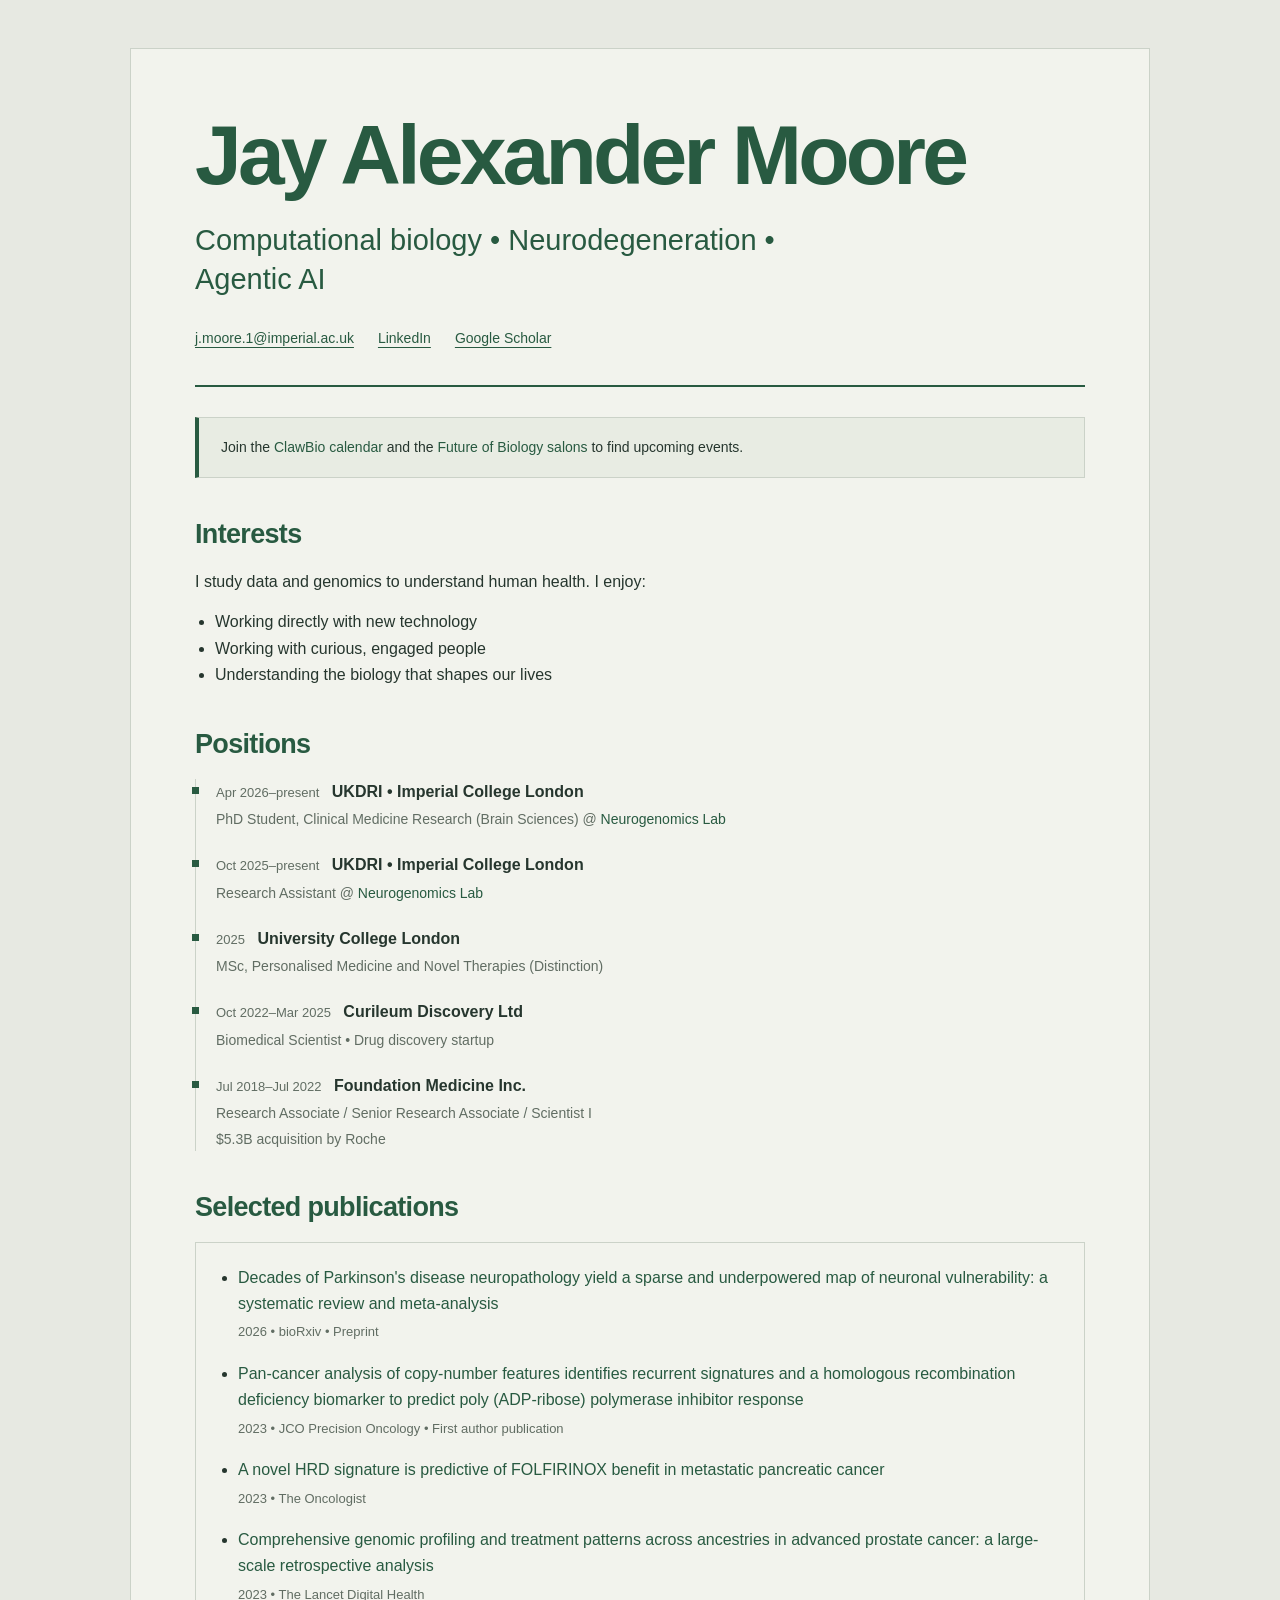
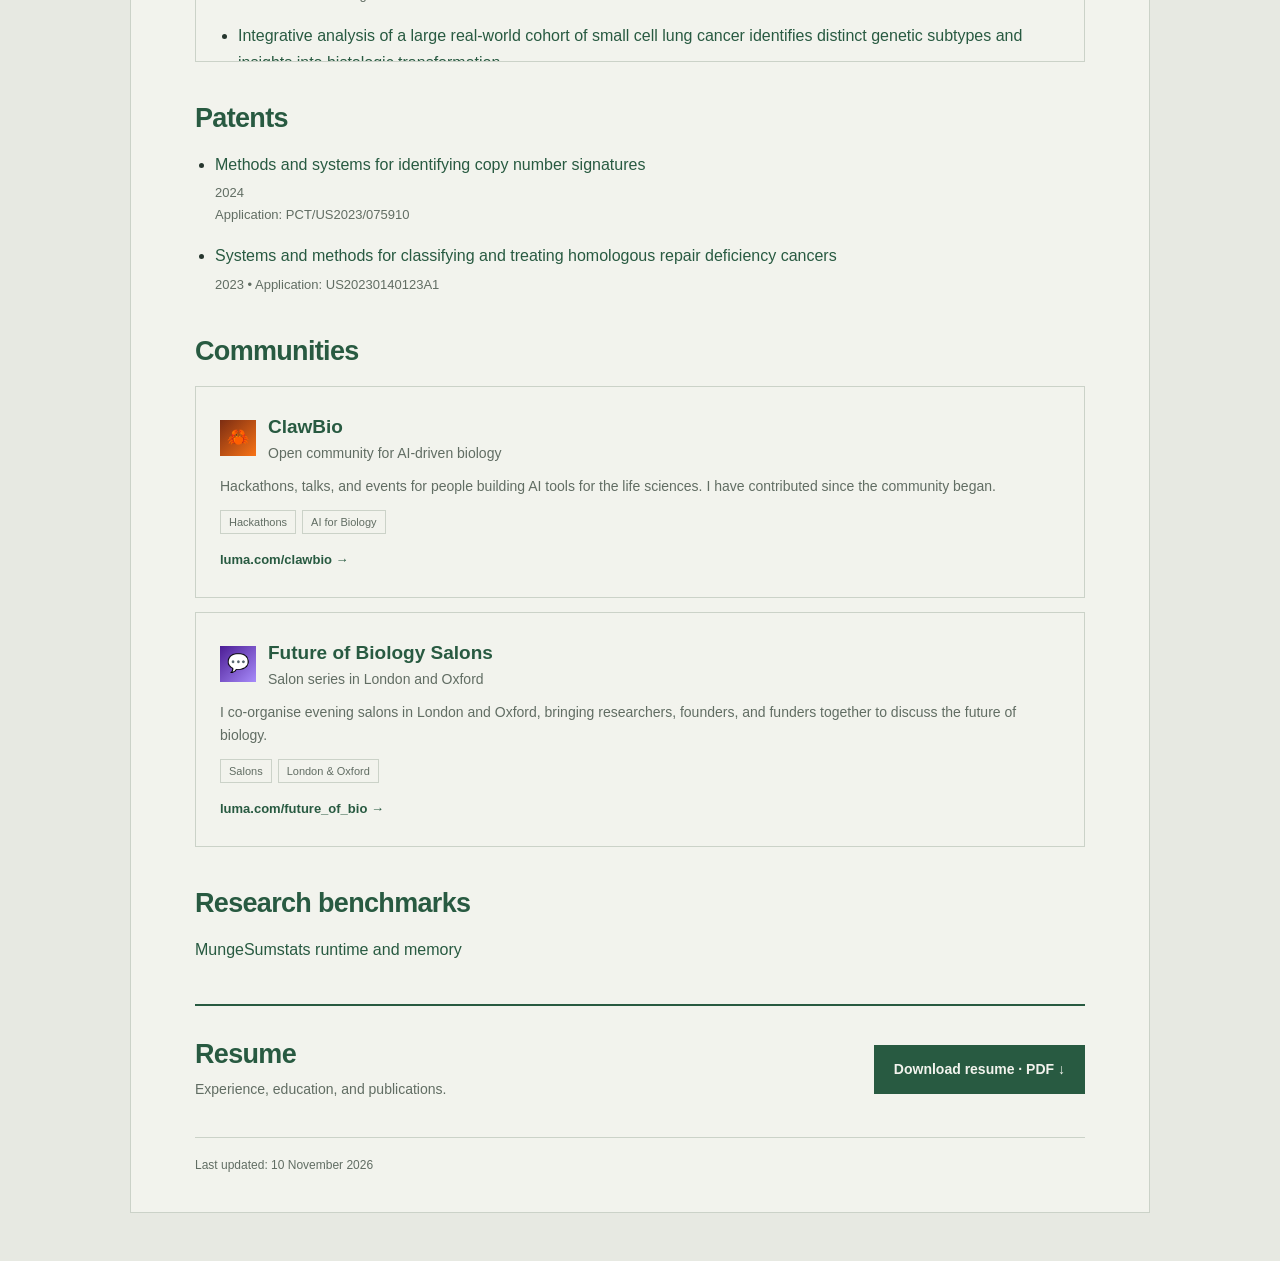
<file: index.html>
<!doctype html>
<html lang="en">
  <head>
    <meta charset="utf-8" />
    <meta name="viewport" content="width=device-width, initial-scale=1" />
    <title>Jay Alexander Moore</title>
    <meta
      name="description"
      content="Jay Alexander Moore • computational biology, cancer genomics, and neurodegeneration."
    />
    <style>
      :root { color-scheme:light; --bg:#e7e9e2; --card:#f2f3ed; --text:#26362e; --muted:#616d63; --link:#285a41; --border:#cbd2c8; }
      * { box-sizing:border-box; }
      body { margin:0; background:var(--bg); color:var(--text); font-family:Arial,Helvetica,sans-serif; font-size:16px; line-height:1.65; }
      main { padding:48px 24px; }
      .card { width:min(1020px,100%); margin:auto; padding:64px 64px 36px; background:var(--card); border:1px solid var(--border); }
      header { padding-bottom:34px; margin-bottom:30px; border-bottom:2px solid var(--link); }
      h1 { max-width:850px; margin:0 0 22px; color:var(--link); font-size:clamp(46px,7.5vw,84px); font-weight:800; letter-spacing:-.045em; line-height:1.02; }
      .tagline { margin:0 0 26px; max-width:680px; font-size:clamp(20px,3vw,29px); line-height:1.35; color:var(--link); }
      h2 { margin:0 0 18px; color:var(--link); font-size:27px; font-weight:700; line-height:1.2; letter-spacing:-.025em; }
      p { margin:0 0 14px; }
      section { margin-top:40px; }
      a { color:var(--link); text-decoration:none; text-underline-offset:4px; }
      a:hover { text-decoration:underline; }
      a:focus-visible { outline:2px solid var(--link); outline-offset:4px; }
      ul { margin:0; padding-left:20px; }
      .links { display:flex; flex-wrap:wrap; gap:10px 24px; padding:0; margin:0; list-style:none; }
      .links a { font-size:14px; text-decoration:underline; }
      .qr { display:none; }
      .notice { margin-top:24px; padding:18px 22px; border:1px solid var(--border); border-left:4px solid var(--link); background:#e8ece3; font-size:14px; }
      .timeline { list-style:none; margin:0; padding:0; }
      .timeline li { position:relative; padding:0 0 21px 20px; border-left:1px solid var(--border); }
      .timeline li:last-child { padding-bottom:0; }
      .timeline li::before { content:""; position:absolute; left:-4px; top:8px; width:7px; height:7px; background:var(--link); }
      .when { display:inline-block; margin-right:8px; font-size:13px; color:var(--muted); }
      .what { font-weight:700; }
      .role { display:block; margin-top:3px; font-size:14px; color:var(--muted); }
      .pub { margin:0; padding-left:20px; }
      .pub li { margin-bottom:18px; }
      .pub-meta { margin-top:4px; color:var(--muted); font-size:13px; }
      .scrollbox { margin-top:16px; max-height:420px; overflow:auto; border:1px solid var(--border); padding:22px; }
      .scrollbox h3 { margin:0 0 12px; font-size:16px; }
      .scrollbox ul { margin-bottom:20px; }
      .scrollbox ul:last-child { margin-bottom:0; }
      .product-card { border:1px solid var(--border); padding:24px; margin-bottom:14px; }
      .product-header { display:flex; gap:12px; align-items:center; margin-bottom:10px; }
      .product-icon { width:36px; height:36px; display:flex; align-items:center; justify-content:center; flex-shrink:0; font-size:18px; }
      .product-name { font-weight:700; font-size:19px; color:var(--link); }
      .product-tagline,.product-desc { color:var(--muted); font-size:14px; }
      .product-desc { margin-bottom:12px; }
      .product-tags { display:flex; flex-wrap:wrap; gap:6px; margin-bottom:12px; }
      .product-tags span { border:1px solid var(--border); padding:2px 8px; color:var(--muted); font-size:11px; }
      .product-link { font-size:13px; font-weight:700; }
      .resume { display:flex; flex-wrap:wrap; justify-content:space-between; align-items:center; gap:20px; padding-top:32px; border-top:2px solid var(--link); }
      .resume h2 { margin-bottom:8px; }
      .resume p { margin:0; color:var(--muted); font-size:14px; }
      .resume a { display:inline-block; padding:13px 20px; background:var(--link); color:var(--card); font-size:14px; font-weight:700; }
      footer { margin-top:36px; padding-top:18px; border-top:1px solid var(--border); color:var(--muted); font-size:12px; }
      @media(max-width:640px) { main { padding:16px 10px; } .card { padding:32px 22px 24px; } header { padding-bottom:26px; } h1 { font-size:clamp(42px,11.5vw,64px); } h2 { font-size:25px; } .links { gap:10px 18px; } .links a { font-size:13px; } section { margin-top:32px; } .notice,.product-card,.scrollbox { padding:16px; } }
    </style>
  </head>
  <body>
    <main>
      <div class="card">
        <header>
          <div>
            <h1>Jay Alexander Moore</h1>
            <p class="tagline">Computational biology • Neurodegeneration • Agentic AI</p>
            <ul class="links links-top">
              <li><a href="mailto:j.moore.1@imperial.ac.uk">j.moore.1@imperial.ac.uk</a></li>
              <li><a href="https://www.linkedin.com/in/jay-a-moore/">LinkedIn</a></li>
              <li>
                <a href="https://scholar.google.com/citations?user=VYzvXrQAAAAJ&amp;hl=en"
                  >Google Scholar</a
                >
              </li>
            </ul>
          </div>
          <a href="https://jaydata.bio/" aria-label="Open jaydata.bio">
            <img
              class="qr"
              src="assets/qr-jaydata-bio.svg"
              alt="QR code linking to https://jaydata.bio/"
            />
          </a>
        </header>

        <section class="notice" aria-label="Announcement">
          Join the <a href="https://luma.com/clawbio" target="_blank" rel="noopener noreferrer">ClawBio calendar</a>
          and the <a href="https://luma.com/future_of_bio" target="_blank" rel="noopener noreferrer">Future of Biology salons</a>
          to find upcoming events.
        </section>



        <section>
          <h2>Interests</h2>
          <p>
            I study data and genomics to understand human health. I enjoy:
          </p>
          <ul>
            <li>Working directly with new technology</li>
            <li>Working with curious, engaged people</li>
            <li>Understanding the biology that shapes our lives</li>
          </ul>
        </section>

        <section>
          <h2>Positions</h2>
          <ol class="timeline">
            <li>
              <span class="when">Apr 2026–present</span>
              <span class="what">UKDRI • Imperial College London</span>
              <span class="role"
                >PhD Student, Clinical Medicine Research (Brain Sciences) @
                <a href="https://www.neurogenomics.co.uk/">Neurogenomics Lab</a></span
              >
            </li>
            <li>
              <span class="when">Oct 2025–present</span>
              <span class="what">UKDRI • Imperial College London</span>
              <span class="role"
                >Research Assistant @ <a href="https://www.neurogenomics.co.uk/">Neurogenomics Lab</a></span
              >
            </li>
            <li>
              <span class="when">2025</span>
              <span class="what">University College London</span>
              <span class="role">MSc, Personalised Medicine and Novel Therapies (Distinction)</span>
            </li>
            <li>
              <span class="when">Oct 2022–Mar 2025</span>
              <span class="what">Curileum Discovery Ltd</span>
              <span class="role">Biomedical Scientist • Drug discovery startup</span>
            </li>
            <li>
              <span class="when">Jul 2018–Jul 2022</span>
              <span class="what">Foundation Medicine Inc.</span>
              <span class="role">Research Associate / Senior Research Associate / Scientist I</span>
              <span class="role">$5.3B acquisition by Roche</span>
            </li>
          </ol>
        </section>

        <section>
          <h2>Selected publications</h2>
          <div class="scrollbox" role="region" aria-label="Publications and patents">
            <ul class="pub">
              <li>
                <a
                  href="https://doi.org/10.64898/2026.05.13.724902"
                  target="_blank"
                  rel="noopener noreferrer"
                  >Decades of Parkinson's disease neuropathology yield a sparse and underpowered map of
                  neuronal vulnerability: a systematic review and meta-analysis</a
                >
                <div class="pub-meta">
                  2026 • bioRxiv • Preprint
                </div>
              </li>
              <li>
                <a
                  href="https://doi.org/10.1200/PO.23.00093"
                  target="_blank"
                  rel="noopener noreferrer"
                  >Pan-cancer analysis of copy-number features identifies recurrent signatures and a homologous
                  recombination deficiency biomarker to predict poly (ADP-ribose) polymerase inhibitor
                  response</a
                >
                <div class="pub-meta">
                  2023 • JCO Precision Oncology • First author publication
                </div>
              </li>
              <li>
                <a
                  href="https://doi.org/10.1093/oncolo/oyad046"
                  target="_blank"
                  rel="noopener noreferrer"
                  >A novel HRD signature is predictive of FOLFIRINOX benefit in metastatic pancreatic cancer</a
                >
                <div class="pub-meta">
                  2023 • The Oncologist
                </div>
              </li>
              <li>
                <a
                  href="https://doi.org/10.1016/S2589-7500%2823%2900096-2"
                  target="_blank"
                  rel="noopener noreferrer"
                  >Comprehensive genomic profiling and treatment patterns across ancestries in advanced prostate
                  cancer: a large-scale retrospective analysis</a
                >
                <div class="pub-meta">
                  2023 • The Lancet Digital Health
                </div>
              </li>
              <li>
                <a
                  href="https://doi.org/10.1158/2159-8290.CD-22-0620"
                  target="_blank"
                  rel="noopener noreferrer"
                  >Integrative analysis of a large real-world cohort of small cell lung cancer identifies distinct
                  genetic subtypes and insights into histologic transformation</a
                >
                <div class="pub-meta">
                  2023 • Cancer Discovery
                </div>
              </li>
              <li>
                <a
                  href="https://doi.org/10.1093/jnci/djac075"
                  target="_blank"
                  rel="noopener noreferrer"
                  >The molecular landscape of pancreatobiliary cancers for novel targeted therapies from real-world
                  genomic profiling</a
                >
                <div class="pub-meta">
                  2022 • Journal of the National Cancer Institute
                </div>
              </li>
              <li>
                <a
                  href="https://doi.org/10.1158/2159-8290.CD-20-0948"
                  target="_blank"
                  rel="noopener noreferrer"
                  >Somatic HLA class I loss is a widespread mechanism of immune evasion which refines the use of
                  tumor mutational burden as a biomarker of checkpoint inhibitor response</a
                >
                <div class="pub-meta">
                  2021 • Cancer Discovery
                </div>
              </li>
              <li>
                <a
                  href="https://doi.org/10.2217/fon-2021-0547"
                  target="_blank"
                  rel="noopener noreferrer"
                  >Prediction and characterization of diffuse large B-cell lymphoma cell-of-origin subtypes using
                  targeted sequencing</a
                >
                <div class="pub-meta">
                  2021 • Future Oncology
                </div>
              </li>
              <li>
                <a
                  href="https://scholar.google.com/scholar?q=Genomic+profiling+of+combined+hepatocellular+cholangiocarcinoma+reveals+genomics+similar+to+either+hepatocellular+carcinoma+or+cholangiocarcinoma"
                  >Genomic profiling of combined hepatocellular cholangiocarcinoma reveals genomics similar to
                  either hepatocellular carcinoma or cholangiocarcinoma</a
                >
                <div class="pub-meta">
                  2021 • JCO Precision Oncology
                </div>
              </li>
              <li>
                <a
                  href="https://scholar.google.com/scholar?q=The+Molecular+Landscape+of+Gastric+Cancers+for+Novel+Targeted+Therapies+from+Real-World+Genomic+Profiling"
                  >The Molecular Landscape of Gastric Cancers for Novel Targeted Therapies from Real-World Genomic
                  Profiling</a
                >
                <div class="pub-meta">
                  2024 • Targeted Oncology
                </div>
              </li>
              <li>
                <a
                  href="https://scholar.google.com/scholar?q=Genomic+Profiling+of+Small+Intestine+Cancers+From+a+Real-World+Data+Set+Identifies+Subgroups+With+Actionable+Alterations"
                  >Genomic Profiling of Small Intestine Cancers From a Real-World Data Set Identifies Subgroups With
                  Actionable Alterations</a
                >
                <div class="pub-meta">
                  2024 • JCO Precision Oncology
                </div>
              </li>
              <li>
                <a
                  href="https://scholar.google.com/scholar?q=Poor+prognosis+among+radiation-associated+bladder+cancer+is+defined+by+clinicogenomic+features"
                  >Poor prognosis among radiation-associated bladder cancer is defined by clinicogenomic features</a
                >
                <div class="pub-meta">
                  2024 • Cancer Research Communications
                </div>
              </li>
            </ul>
          </div>
        </section>

        <section>
          <h2>Patents</h2>
          <ul class="pub">
            <li>
              <a href="https://patents.google.com/?q=PCT%2FUS2023%2F075910"
                >Methods and systems for identifying copy number signatures</a
              >
              <div class="pub-meta">
                2024<br />
                Application: PCT/US2023/075910
              </div>
            </li>
            <li>
              <a href="https://patents.google.com/patent/US20230140123A1/en"
                >Systems and methods for classifying and treating homologous repair deficiency cancers</a
              >
              <div class="pub-meta">
                2023 • Application: US20230140123A1
              </div>
            </li>
          </ul>
        </section>

        <section>
          <h2>Communities</h2>
          <div class="product-card">
            <div class="product-header">
              <div class="product-icon" style="background: linear-gradient(135deg, #7c2d12, #f97316);">🦀</div>
              <div>
                <div class="product-name">ClawBio</div>
                <div class="product-tagline">Open community for AI-driven biology</div>
              </div>
            </div>
            <div class="product-desc">Hackathons, talks, and events for people building AI tools for the life sciences. I have contributed since the community began.</div>
            <div class="product-tags">
              <span>Hackathons</span>
              <span>AI for Biology</span>
            </div>
            <a class="product-link" href="https://luma.com/clawbio" target="_blank" rel="noopener noreferrer">luma.com/clawbio &rarr;</a>
          </div>
          <div class="product-card">
            <div class="product-header">
              <div class="product-icon" style="background: linear-gradient(135deg, #4c1d95, #a78bfa);">💬</div>
              <div>
                <div class="product-name">Future of Biology Salons</div>
                <div class="product-tagline">Salon series in London and Oxford</div>
              </div>
            </div>
            <div class="product-desc">I co-organise evening salons in London and Oxford, bringing researchers, founders, and funders together to discuss the future of biology.</div>
            <div class="product-tags">
              <span>Salons</span>
              <span>London &amp; Oxford</span>
            </div>
            <a class="product-link" href="https://luma.com/future_of_bio" target="_blank" rel="noopener noreferrer">luma.com/future_of_bio &rarr;</a>
          </div>
        </section>

        <section>
          <h2>Research benchmarks</h2>
          <p><a href="/mungesumstats/">MungeSumstats runtime and memory</a></p>
        </section>

        <section class="resume" aria-label="Resume">
          <div><h2>Resume</h2><p>Experience, education, and publications.</p></div>
          <a href="/assets/Jay%20Moore%202026.pdf" download="Jay Moore 2026.pdf">Download resume · PDF ↓</a>
        </section>

        <footer>
          <span>Last updated: </span>
          <time datetime="2026-11-10">10 November 2026</time>
        </footer>
      </div>
    </main>
  </body>
</html>
</file>
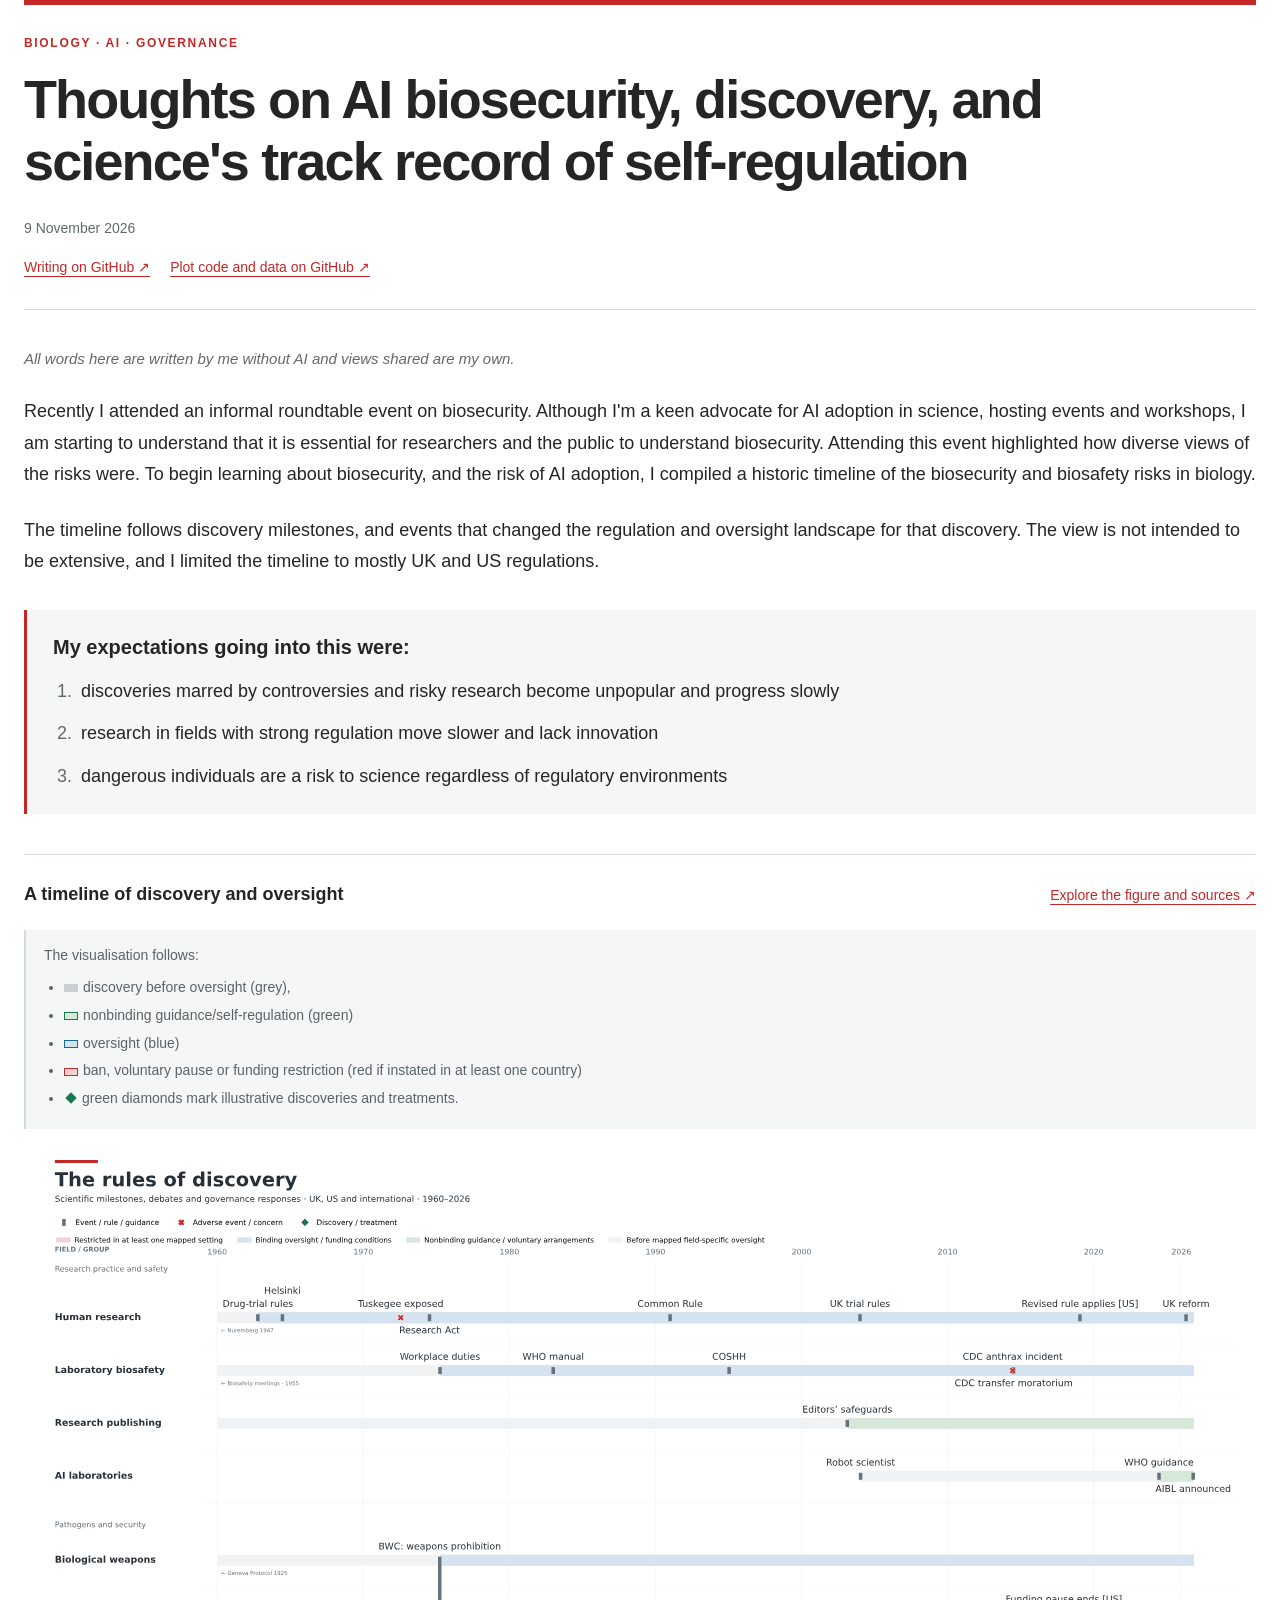
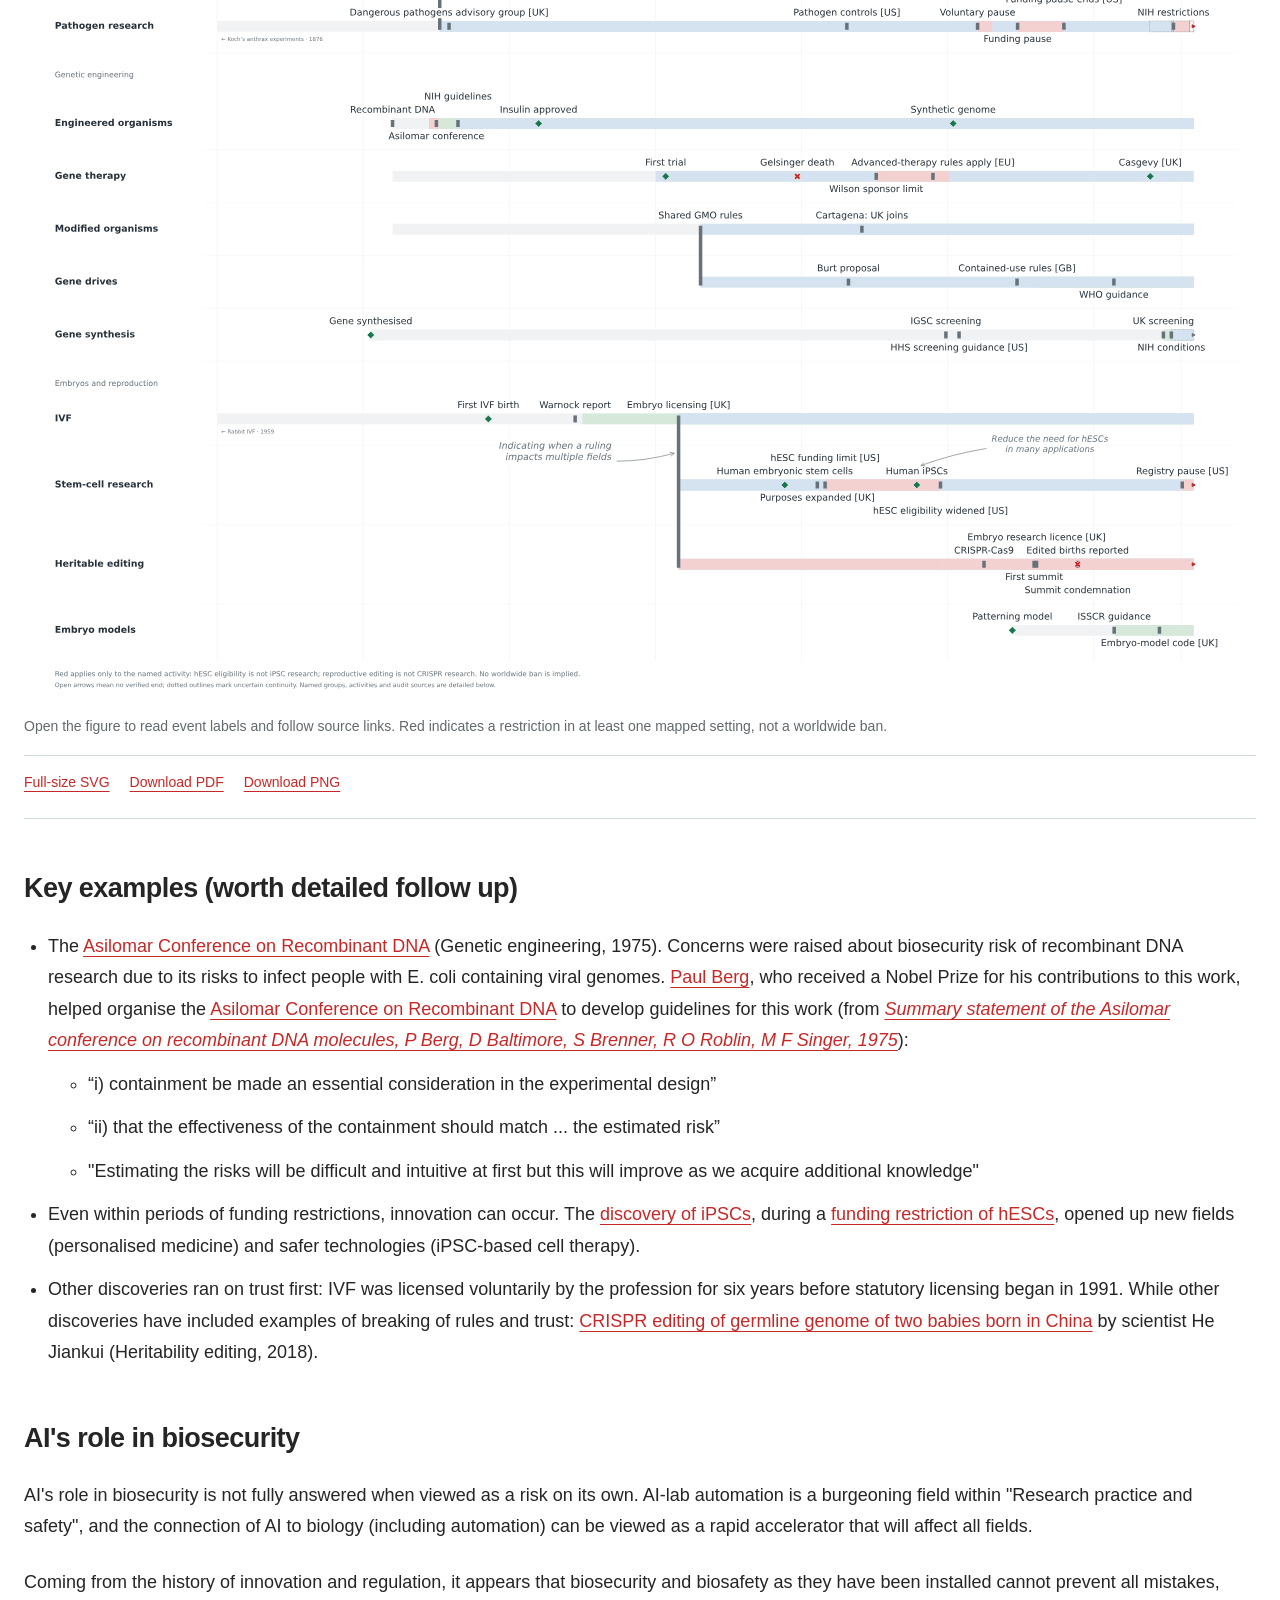
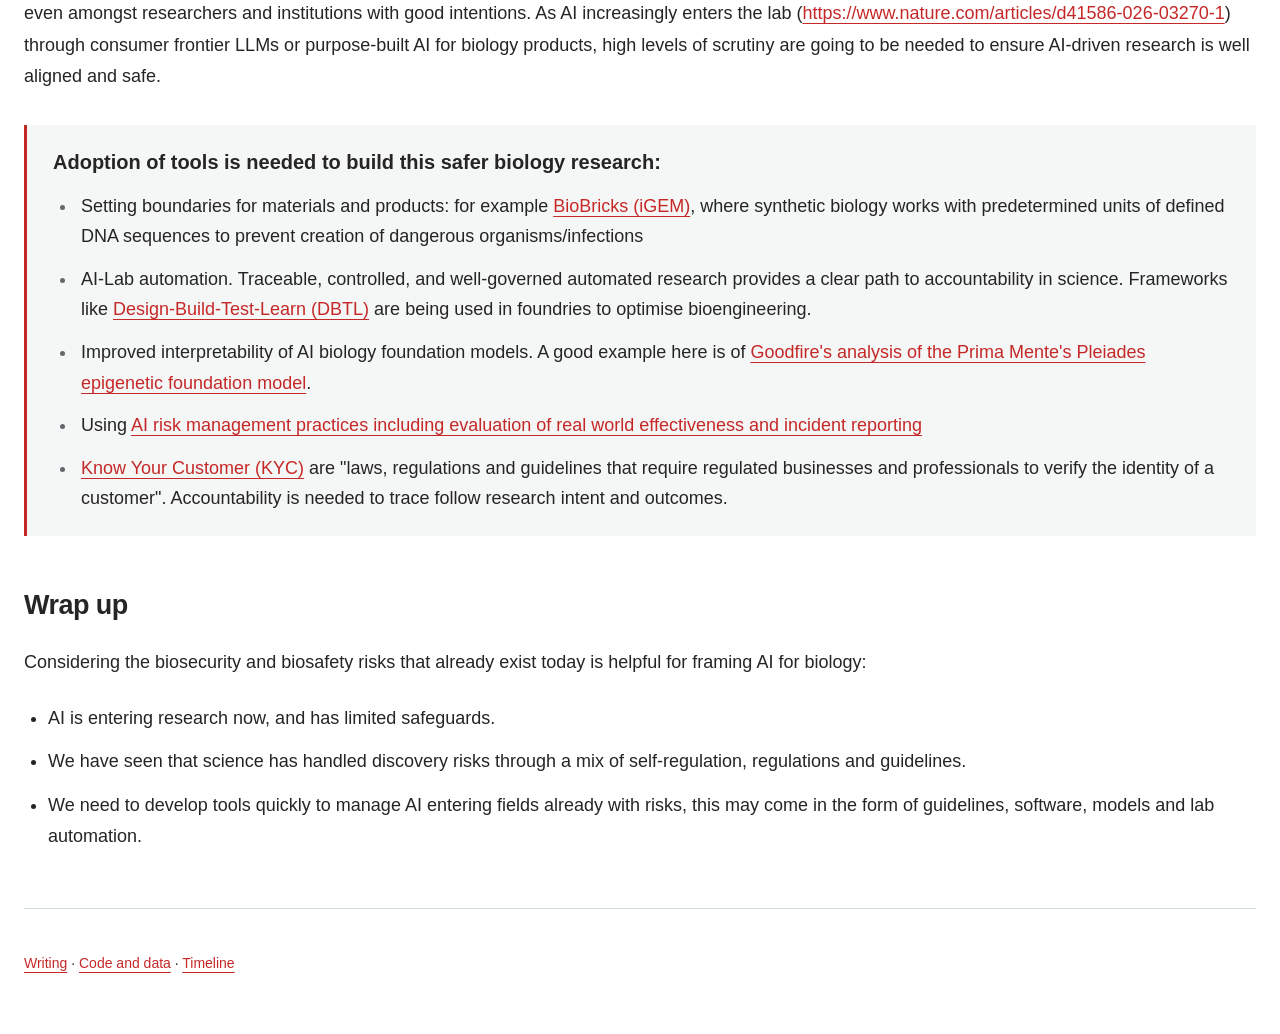
<file: biosecurity/index.html>
<!doctype html><html lang="en"><head><meta charset="utf-8"><meta name="viewport" content="width=device-width, initial-scale=1"><title>Thoughts on AI biosecurity, discovery, and science&#x27;s track record of self-regulation — Jay Moore</title><meta name="description" content="Jay Moore on AI biosecurity, discovery, and science’s track record of self-regulation, with a sourced timeline of biological research governance."><link rel="canonical" href="https://jaydata.bio/biosecurity/"><meta property="og:title" content="Thoughts on AI biosecurity, discovery, and science&#x27;s track record of self-regulation"><meta property="og:image" content="https://jaydata.bio/biosecurity/plot/output/governance-swimlanes.png"><style>*{box-sizing:border-box}html{scroll-behavior:smooth}body{margin:0;background:#f6f7fb;color:#172232;font-family:system-ui,-apple-system,sans-serif;line-height:1.75}a{color:#246249;text-underline-offset:4px}a:hover{color:#153d2d}a:focus-visible{outline:3px solid #b77b2f;outline-offset:4px}nav,header,footer,.body>p,.body>h2,.body>ol,.body>ul{max-width:740px;margin-left:auto;margin-right:auto}nav{padding:30px 0;font-size:14px}header{padding:28px 0 30px;border-bottom:1px solid #d7dedb}.eyebrow{font-size:12px;letter-spacing:.14em;text-transform:uppercase;color:#547164;font-weight:650}h1{font-family:Georgia,serif;font-weight:400;font-size:clamp(34px,5.3vw,54px);line-height:1.14;letter-spacing:-.025em;margin:15px 0 24px}.meta{color:#637069;font-size:14px}.source-links,.downloads{display:flex;gap:20px;flex-wrap:wrap;font-size:14px}.body{padding-top:12px}.body>p,.body>ol,.body>ul{font-size:18px;margin-top:24px;margin-bottom:24px}.body>p:first-child{font-style:italic;color:#637069;font-size:15px}h2{font-size:27px;line-height:1.3;margin-top:52px;margin-bottom:20px;font-weight:550;letter-spacing:-.02em}li{margin:12px 0}p a,li a{overflow-wrap:anywhere}figure{max-width:1280px;margin:40px auto;padding:24px;background:white;border:1px solid #dce3df;border-radius:8px}figure img{display:block;width:100%;height:auto}.figure-heading{display:flex;align-items:baseline;justify-content:space-between;gap:16px;flex-wrap:wrap}.figure-heading h3{font-size:18px;margin:0 0 14px}.figure-heading a,figcaption{font-size:14px}figcaption{color:#5d6862;margin:16px 0}.downloads{border-top:1px solid #e4e8e6;padding-top:14px}footer{border-top:1px solid #d7dedb;margin-top:55px;padding:28px 0 45px;font-size:14px}main{padding:0 24px}@media(max-width:600px){main{padding:0 20px}nav{padding:22px 0}header{padding-top:14px}.body>p,.body>ol,.body>ul{font-size:17px}figure{padding:12px;margin-left:-10px;margin-right:-10px}h2{font-size:25px}.source-links,.downloads{gap:12px 20px}}
/* Match the governance figure's typography and palette. */
body{background:#fff;color:#252525;font-family:Arial,Helvetica,sans-serif}a{color:#c62828}a:hover{color:#8c1c1c}a:focus-visible{outline-color:#126d9b}h1{font-family:Arial,Helvetica,sans-serif;font-weight:700;letter-spacing:-.035em}h2{font-weight:700}.eyebrow{color:#c62828}.meta,.body>p:first-child,figcaption{color:#62696d}header{border-top:5px solid #c62828;border-bottom:1px solid #cfdbdf;padding-top:28px}figure{border:0;border-top:1px solid #cfdbdf;border-bottom:1px solid #cfdbdf;border-radius:0;padding:24px 0}.downloads,footer{border-color:#cfdbdf}

/* Align the article and its callouts with the full figure width. */
header,footer,.body>p,.body>h2,.body>ol,.body>ul,.question-flourish,.flourish{max-width:1280px;margin-left:auto;margin-right:auto}
header h1{max-width:1120px}
.question-flourish,.flourish{margin-top:32px;margin-bottom:32px;padding:22px 26px;border:0;border-left:3px solid #c62828;background:#f5f6f6}
.question-flourish p,.flourish h3{margin:0;font-size:20px;font-weight:600;line-height:1.5;letter-spacing:0}
.flourish h3{margin-bottom:14px}
.flourish ol,.flourish ul{padding-left:24px;margin:0;font-size:18px;line-height:1.7}
.flourish li{padding-left:4px;margin:12px 0}
.flourish li:last-child{margin-bottom:0}
.flourish li::marker{color:#62696d;font-weight:400}
.figure-legend{padding:14px 18px;margin:6px 0 20px;background:#f5f6f6;border-left:2px solid #cfdbdf;color:#59636a;font-size:14px;line-height:1.7}
.figure-legend p{margin:0}
.legend-key{white-space:nowrap}.swatch{display:inline-block;width:14px;height:8px;margin-right:5px;vertical-align:middle;background:#c9ced1}.guidance .swatch{background:#d5e8da;border:1px solid #197650}.oversight .swatch{background:#d4e3ef;border:1px solid #126d9b}.restriction .swatch{background:#f4d1d1;border:1px solid #c62828}.diamond{display:inline-block;width:8px;height:8px;transform:rotate(45deg);background:#197650;margin:0 7px 1px 3px}
@media(max-width:600px){.question-flourish,.flourish{padding:20px 18px}.question-flourish p,.flourish h3{font-size:18px}.flourish ol,.flourish ul{font-size:17px}.figure-legend{font-size:12px;padding:12px}figure{margin-left:0;margin-right:0}}
.figure-legend ul{padding-left:20px;margin:8px 0 0}.figure-legend li{margin:4px 0}.body>ul{padding-left:24px}.figure-legend ul{padding-left:20px;margin:8px 0 0}.figure-legend li{margin:4px 0}.body>ul{padding-left:24px}</style></head><body><main><article><header><div class="eyebrow">Biology · AI · Governance</div><h1>Thoughts on AI biosecurity, discovery, and science&#x27;s track record of self-regulation</h1><p class="meta"><time datetime="2026-11-09">9 November 2026</time></p><div class="source-links"><a href="https://github.com/jaymoore-research/biosecurity/blob/main/blog-post/draft%209%20Nov2026.md">Writing on GitHub ↗</a><a href="https://github.com/jaymoore-research/biosecurity/tree/main/swimlane-plot">Plot code and data on GitHub ↗</a></div></header><div class="body"><p>All words here are written by me without AI and views shared are my own.</p><p>Recently I attended an informal roundtable event on biosecurity. Although I&#x27;m a keen advocate for AI adoption in science, hosting events and workshops, I am starting to understand that it is essential for researchers and the public to understand biosecurity. Attending this event highlighted how diverse views of the risks were. To begin learning about biosecurity, and the risk of AI adoption, I compiled a historic timeline of the biosecurity and biosafety risks in biology.</p><p>The timeline follows discovery milestones, and events that changed the regulation and oversight landscape for that discovery. The view is not intended to be extensive, and I limited the timeline to mostly UK and US regulations.</p><section class="flourish expectations" aria-label="Initial expectations"><h3>My expectations going into this were:</h3><ol><li>discoveries marred by controversies and risky research become unpopular and progress slowly</li><li>research in fields with strong regulation move slower and lack innovation</li><li>dangerous individuals are a risk to science regardless of regulatory environments</li></ol></section><figure id="timeline"><div class="figure-heading"><h3>A timeline of discovery and oversight</h3><a href="plot/output/governance-swimlanes.html">Explore the figure and sources ↗</a></div><div class="figure-legend" aria-label="Timeline legend"><p>The visualisation follows:</p><ul><li><span class="legend-key discovery"><span class="swatch" aria-hidden="true"></span></span>discovery before oversight (grey),</li><li><span class="legend-key guidance"><span class="swatch" aria-hidden="true"></span></span>nonbinding guidance/self-regulation (green)</li><li><span class="legend-key oversight"><span class="swatch" aria-hidden="true"></span></span>oversight (blue)</li><li><span class="legend-key restriction"><span class="swatch" aria-hidden="true"></span></span>ban, voluntary pause or funding restriction (red if instated in at least one country)</li><li><span class="legend-key milestone"><span class="diamond" aria-hidden="true"></span></span>green diamonds mark illustrative discoveries and treatments.</li></ul></div><a href="plot/output/governance-swimlanes.html" aria-label="Open the full timeline and source links"><img src="plot/output/governance-swimlanes.svg" width="1584" height="1478" alt="Timeline across 15 biological research fields, showing discoveries, guidance, oversight and research restrictions." /></a><figcaption>Open the figure to read event labels and follow source links. Red indicates a restriction in at least one mapped setting, not a worldwide ban.</figcaption><div class="downloads"><a href="plot/output/governance-swimlanes.svg">Full-size SVG</a><a href="plot/output/governance-swimlanes.pdf">Download PDF</a><a href="plot/output/governance-swimlanes.png">Download PNG</a></div></figure><h2 id="examples">Key examples (worth detailed follow up)</h2><ul><li>The <a href="https://www.ncbi.nlm.nih.gov/sites/books/NBK195888/">Asilomar Conference on Recombinant DNA</a> (Genetic engineering, 1975). Concerns were raised about biosecurity risk of recombinant DNA research due to its risks to infect people with E. coli containing viral genomes. <a href="https://www.nsf.gov/honorary-awards/national-medal-science/recipients/paul-berg">Paul Berg</a>, who received a Nobel Prize for his contributions to this work, helped organise the <a href="https://www.ncbi.nlm.nih.gov/sites/books/NBK195888/">Asilomar Conference on Recombinant DNA</a> to develop guidelines for this work (from <a href="https://doi.org/10.1073/pnas.72.6.1981"><em>Summary statement of the Asilomar conference on recombinant DNA molecules, P Berg, D Baltimore, S Brenner, R O Roblin, M F Singer, 1975</em></a>):<ul><li>“i) containment be made an essential consideration in the experimental design”</li><li>“ii) that the effectiveness of the containment should match ... the estimated risk”</li><li>&quot;Estimating the risks will be difficult and intuitive at first but this will improve as we acquire additional knowledge&quot;</li></ul></li><li>Even within periods of funding restrictions, innovation can occur. The <a href="https://pubmed.ncbi.nlm.nih.gov/18035408/">discovery of iPSCs</a>, during a <a href="https://www.nih.gov/sites/default/files/about-nih/nih-director/articles/collins/steering-a-new-course.pdf">funding restriction of hESCs</a>, opened up new fields (personalised medicine) and safer technologies (iPSC-based cell therapy).</li><li>Other discoveries ran on trust first: IVF was licensed voluntarily by the profession for six years before statutory licensing began in 1991. While other discoveries have included examples of breaking of rules and trust: <a href="https://www.nationalacademies.org/news/statement-by-the-organizing-committee-of-the-second-international-summit-on-human-genome-editing">CRISPR editing of germline genome of two babies born in China</a> by scientist He Jiankui (Heritability editing, 2018).</li></ul><h2 id="ai-bio">AI&#x27;s role in biosecurity</h2><p>AI&#x27;s role in biosecurity is not fully answered when viewed as a risk on its own. AI-lab automation is a burgeoning field within &quot;Research practice and safety&quot;, and the connection of AI to biology (including automation) can be viewed as a rapid accelerator that will affect all fields.</p><p>Coming from the history of innovation and regulation, it appears that biosecurity and biosafety as they have been installed cannot prevent all mistakes, even amongst researchers and institutions with good intentions. As AI increasingly enters the lab (<a href="https://www.nature.com/articles/d41586-026-03270-1">https://www.nature.com/articles/d41586-026-03270-1</a>) through consumer frontier LLMs or purpose-built AI for biology products, high levels of scrutiny are going to be needed to ensure AI-driven research is well aligned and safe.</p><section class="flourish tools" aria-label="Tools for safer biology"><h3>Adoption of tools is needed to build this safer biology research:</h3><ul><li>Setting boundaries for materials and products: for example <a href="https://technology.igem.org/registry">BioBricks (iGEM)</a>, where synthetic biology works with predetermined units of defined DNA sequences to prevent creation of dangerous organisms/infections</li><li>AI-Lab automation. Traceable, controlled, and well-governed automated research provides a clear path to accountability in science. Frameworks like <a href="https://www.nature.com/articles/s41467-019-10079-2">Design-Build-Test-Learn (DBTL)</a> are being used in foundries to optimise bioengineering.</li><li>Improved interpretability of AI biology foundation models. A good example here is of <a href="https://www.goodfire.com/research/interpretability-for-alzheimers-detection">Goodfire&#x27;s analysis of the Prima Mente&#x27;s Pleiades epigenetic foundation model</a>.</li><li>Using <a href="https://internationalaisafetyreport.org/sites/default/files/2026-02/international-ai-safety-report-2026.pdf">AI risk management practices including evaluation of real world effectiveness and incident reporting</a></li><li><a href="https://www.finra.org/rules-guidance/rulebooks/finra-rules/2090">Know Your Customer (KYC)</a> are &quot;laws, regulations and guidelines that require regulated businesses and professionals to verify the identity of a customer&quot;. Accountability is needed to trace follow research intent and outcomes.</li></ul></section><h2 id="wrap-up">Wrap up</h2><p>Considering the biosecurity and biosafety risks that already exist today is helpful for framing AI for biology:</p><ul><li>AI is entering research now, and has limited safeguards.</li><li>We have seen that science has handled discovery risks through a mix of self-regulation, regulations and guidelines.</li><li>We need to develop tools quickly to manage AI entering fields already with risks, this may come in the form of guidelines, software, models and lab automation.</li></ul></div></article><footer><p><a href="https://github.com/jaymoore-research/biosecurity/blob/main/blog-post/draft%209%20Nov2026.md">Writing</a> · <a href="https://github.com/jaymoore-research/biosecurity/tree/main/swimlane-plot">Code and data</a> · <a href="#timeline">Timeline</a></p></footer></main></body></html>
</file>
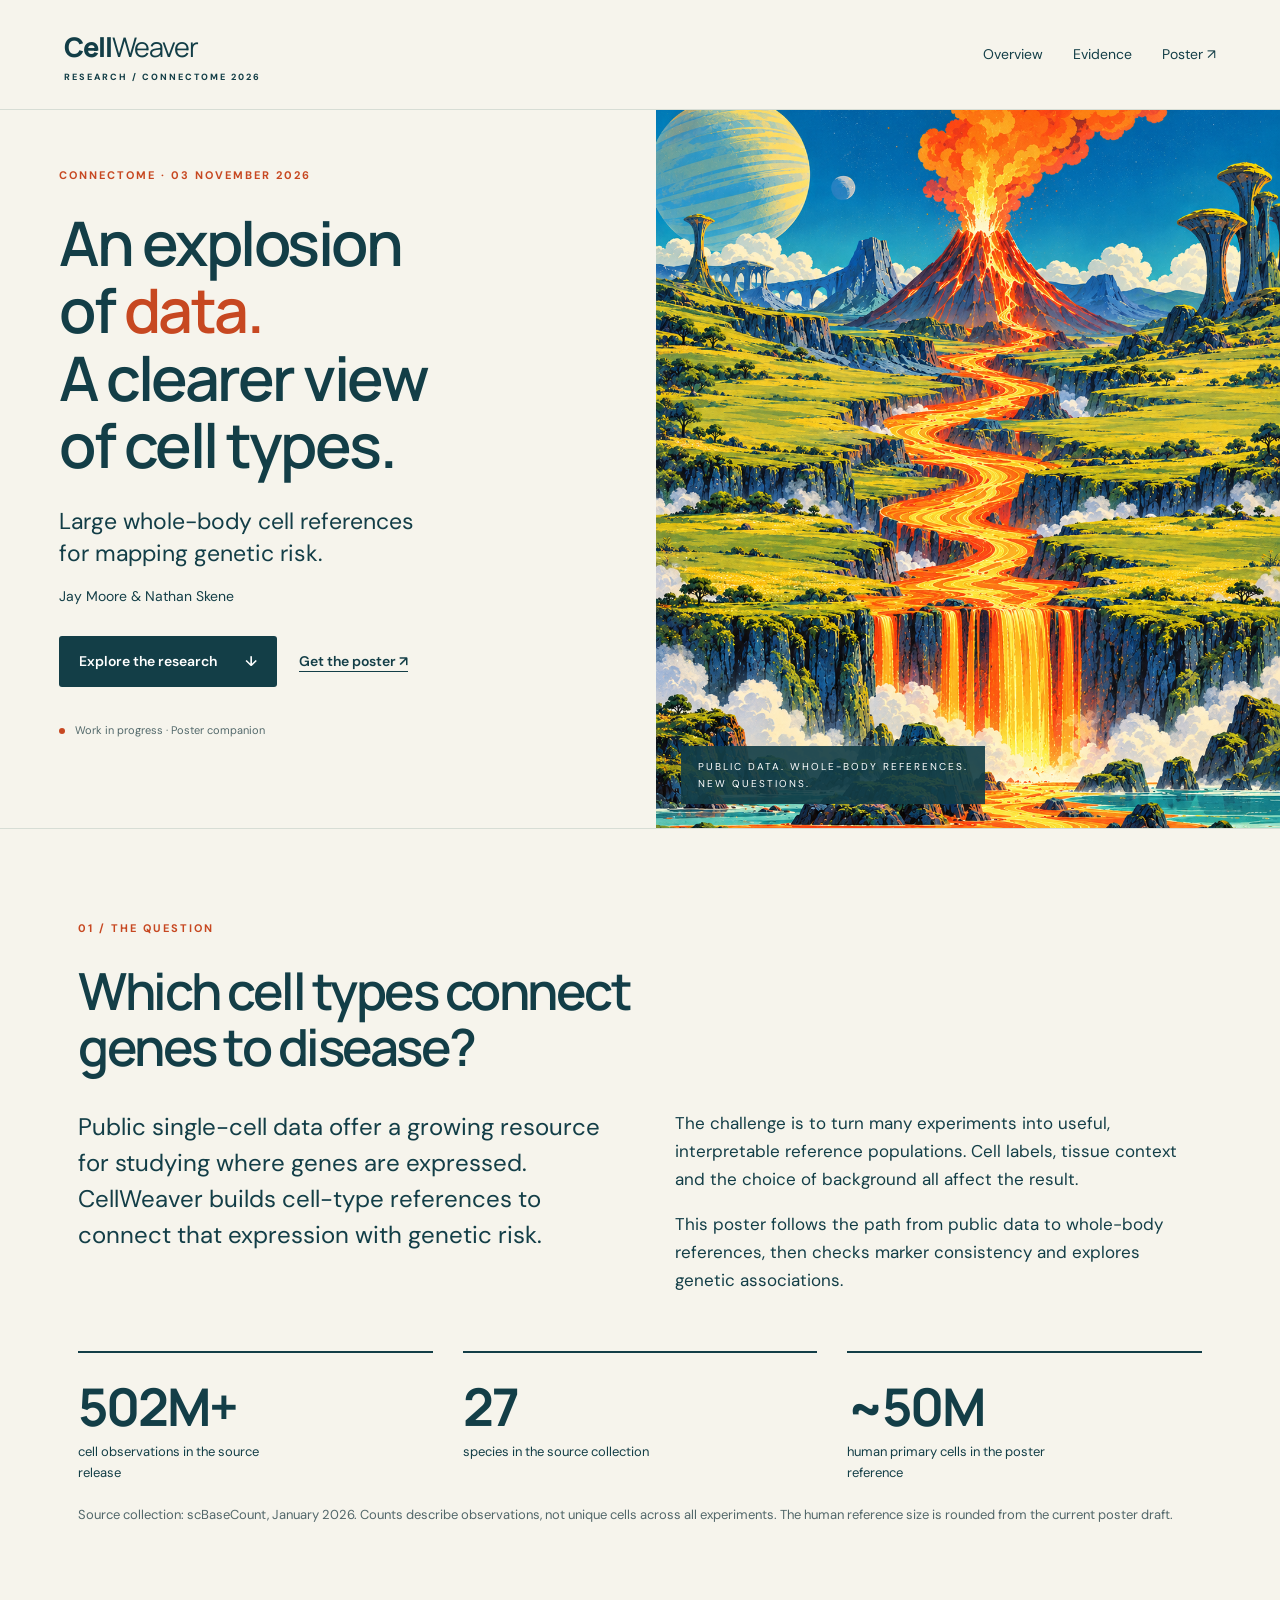
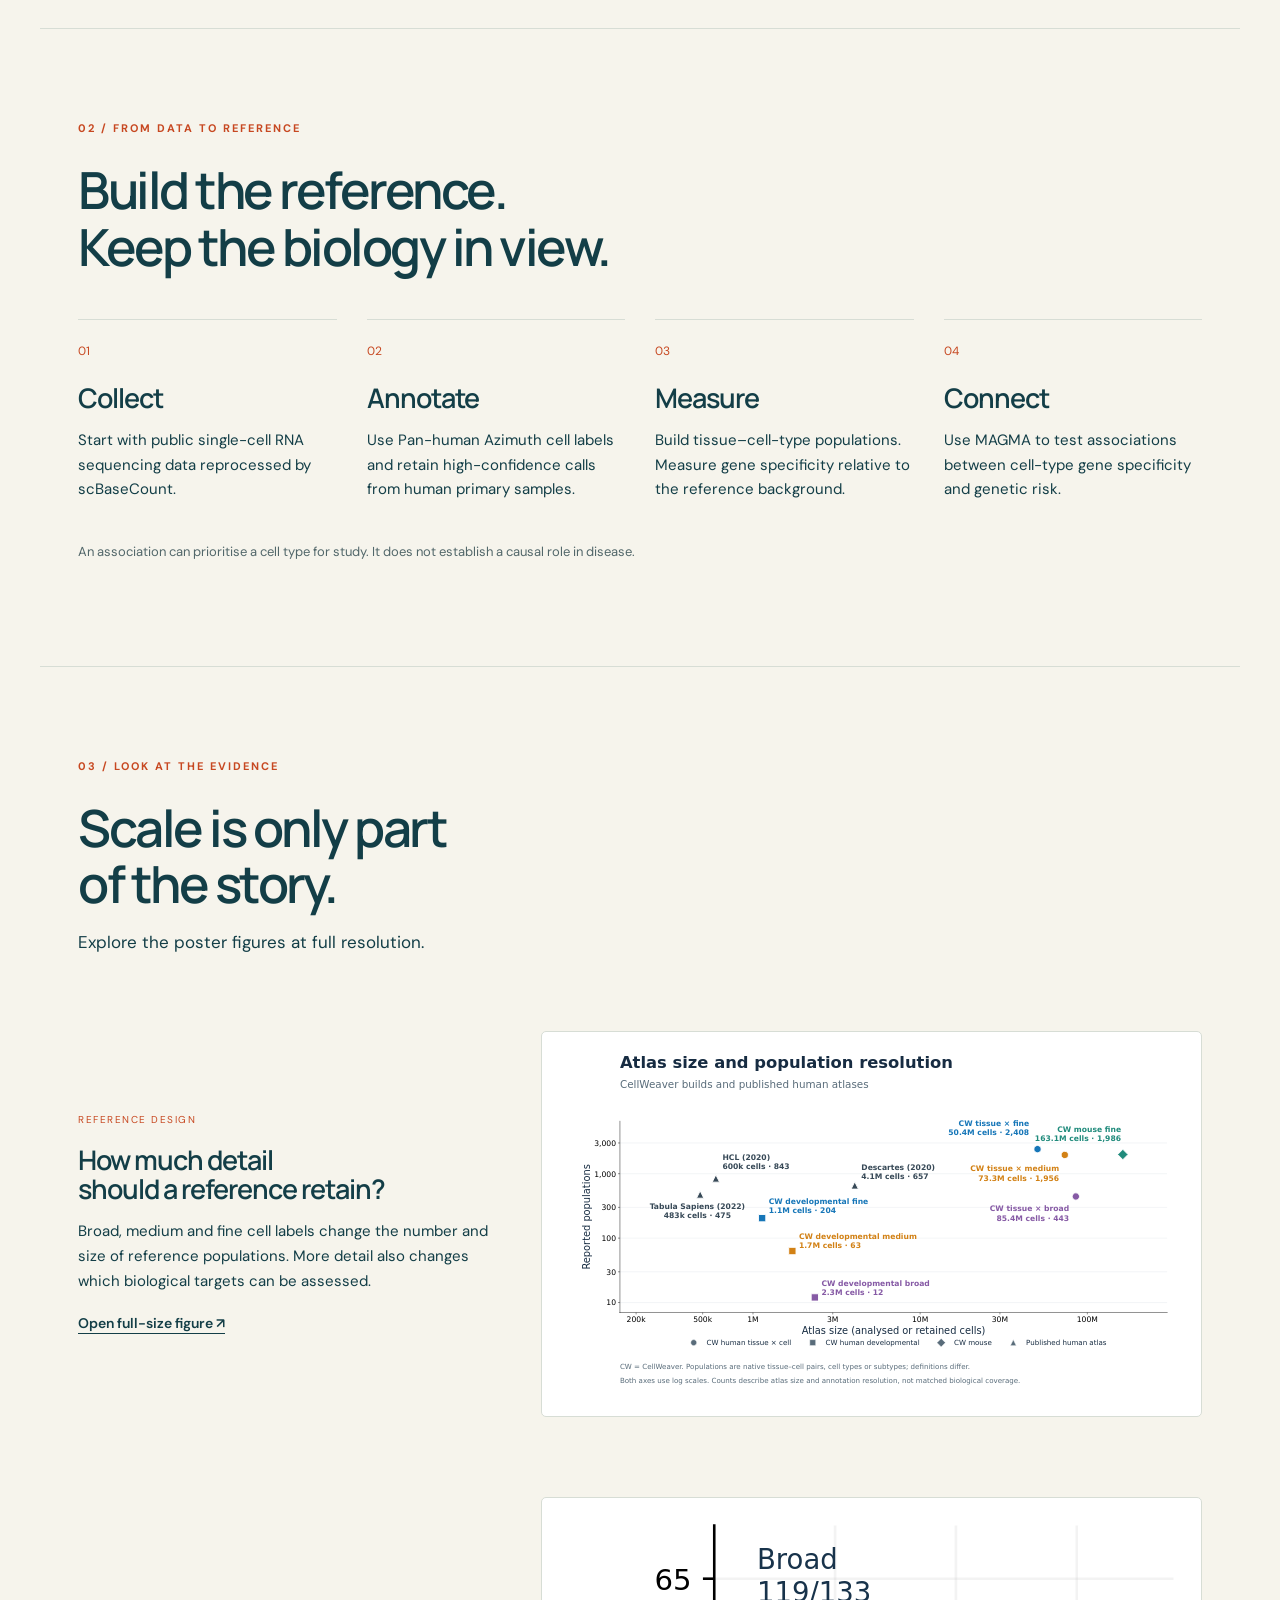
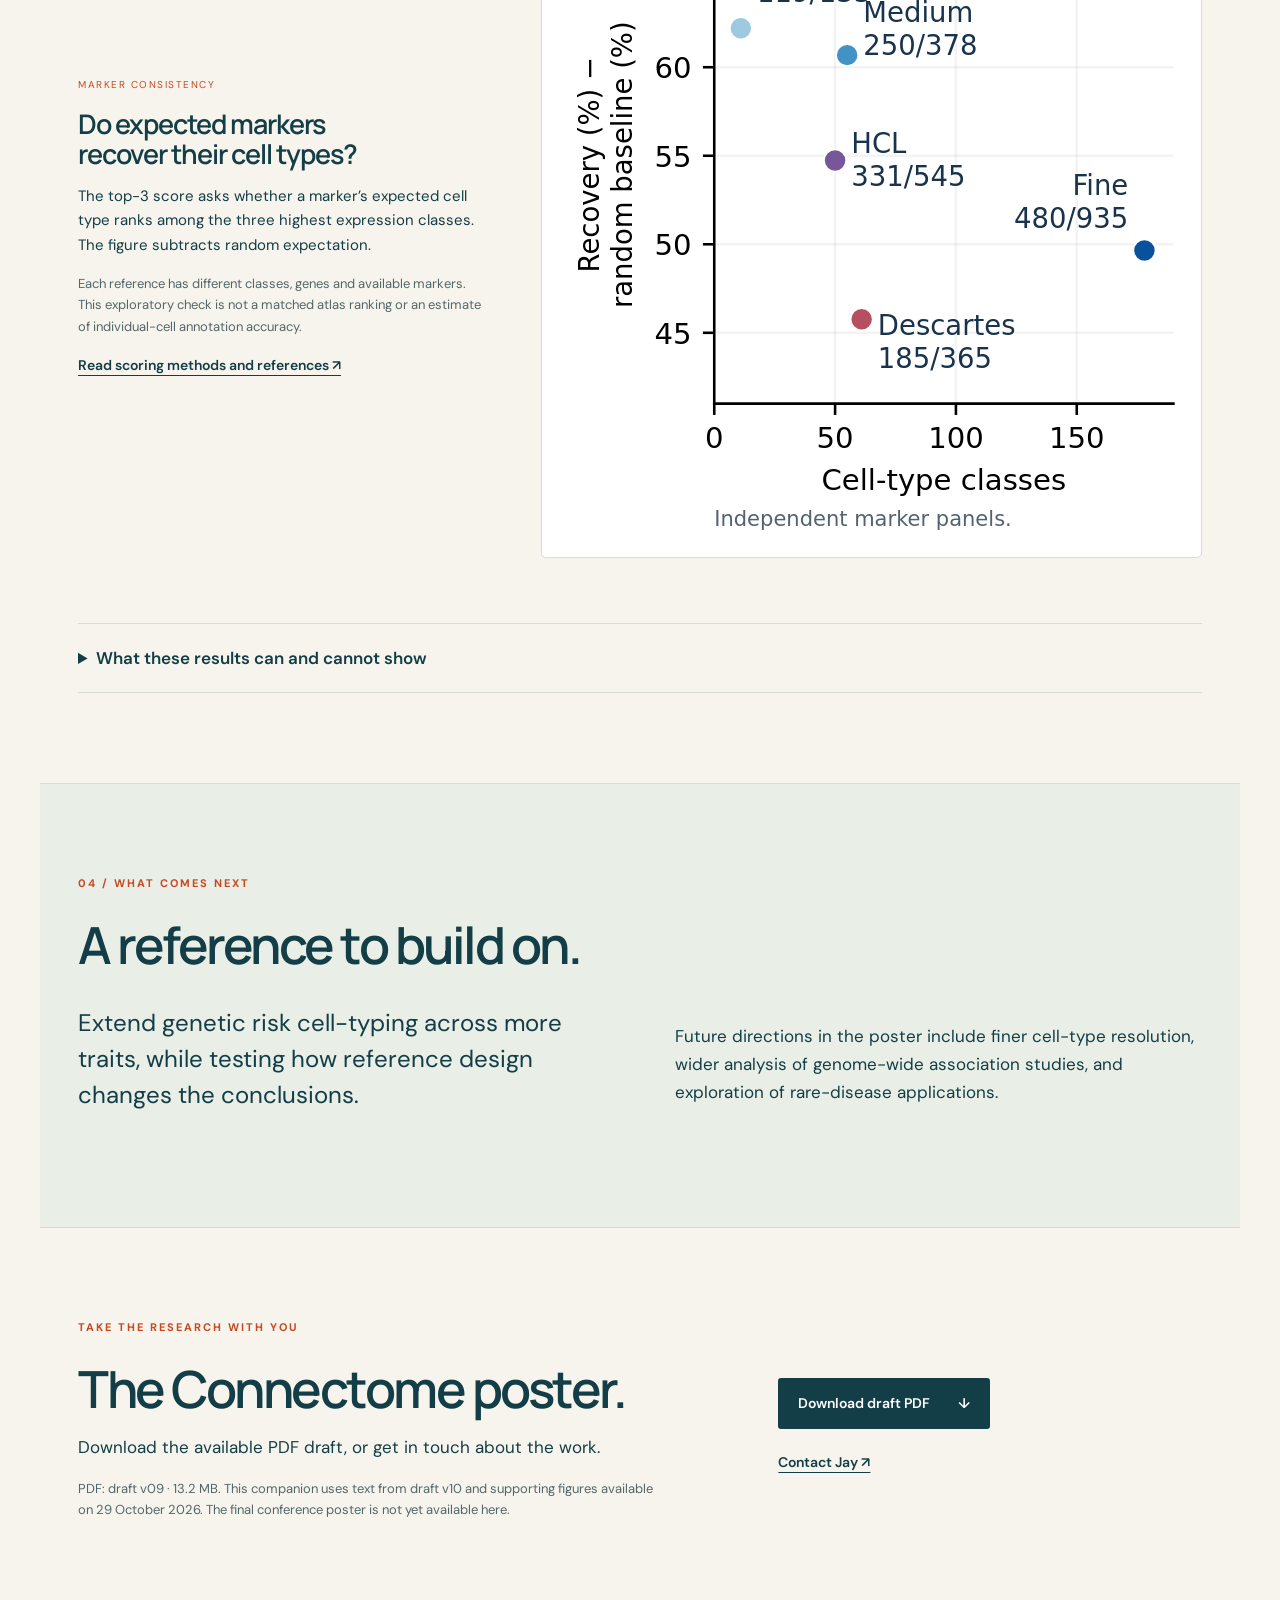
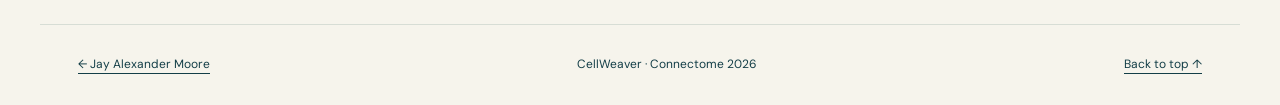
<file: cellweaver/index.html>
<!doctype html>
<html lang="en"><head><meta charset="utf-8"><meta name="viewport" content="width=device-width, initial-scale=1"><title>CellWeaver · Connectome 2026</title><meta name="description" content="Large whole-body cell references for mapping genetic risk. Explore the CellWeaver Connectome 2026 poster by Jay Moore and Nathan Skene."><meta property="og:title" content="CellWeaver · An explosion of data"><meta property="og:description" content="Large whole-body cell references for mapping genetic risk. Connectome, 3 November 2026."><meta property="og:image" content="https://jaydata.bio/cellweaver/assets/volcano.png"><link rel="canonical" href="https://jaydata.bio/cellweaver/"><link rel="stylesheet" href="style.css"></head>
<body><a class="skip" href="#overview">Skip to content</a><header><a class="brand" href="./">Cell<span>Weaver</span><small>RESEARCH / CONNECTOME 2026</small></a><nav aria-label="Main navigation"><a href="#overview">Overview</a><a href="#evidence">Evidence</a><a href="#poster">Poster ↗</a></nav></header>
<main><section class="hero"><div class="hero-copy"><p class="eyebrow">CONNECTOME · 03 NOVEMBER 2026</p><h1>An explosion<br>of <em>data.</em><br>A clearer view<br>of cell types.</h1><p class="intro">Large whole-body cell references for mapping genetic risk.</p><p class="byline">Jay Moore &amp; Nathan Skene</p><div class="actions"><a class="button" href="#overview">Explore the research <span>↓</span></a><a class="text-link" href="#poster">Get the poster ↗</a></div><p class="status"><span></span> Work in progress · Poster companion</p></div><div class="hero-art" role="img" aria-label="Poster illustration: a volcanic eruption flows through a vivid blue and green landscape"><div class="art-note">PUBLIC DATA. WHOLE-BODY REFERENCES.<br>NEW QUESTIONS.</div></div></section>
<section id="overview" class="section"><div class="section-head"><p class="eyebrow">01 / THE QUESTION</p><h2>Which cell types connect<br>genes to disease?</h2></div><div class="two-col"><p class="lead">Public single-cell data offer a growing resource for studying where genes are expressed. CellWeaver builds cell-type references to connect that expression with genetic risk.</p><div><p>The challenge is to turn many experiments into useful, interpretable reference populations. Cell labels, tissue context and the choice of background all affect the result.</p><p>This poster follows the path from public data to whole-body references, then checks marker consistency and explores genetic associations.</p></div></div><div class="metrics"><div><strong>502M+</strong><span>cell observations in the source release</span></div><div><strong>27</strong><span>species in the source collection</span></div><div><strong>~50M</strong><span>human primary cells in the poster reference</span></div></div><p class="note">Source collection: scBaseCount, January 2026. Counts describe observations, not unique cells across all experiments. The human reference size is rounded from the current poster draft.</p></section>
<section class="process section"><div class="section-head"><p class="eyebrow">02 / FROM DATA TO REFERENCE</p><h2>Build the reference.<br>Keep the biology in view.</h2></div><ol class="steps"><li><span>01</span><h3>Collect</h3><p>Start with public single-cell RNA sequencing data reprocessed by scBaseCount.</p></li><li><span>02</span><h3>Annotate</h3><p>Use Pan-human Azimuth cell labels and retain high-confidence calls from human primary samples.</p></li><li><span>03</span><h3>Measure</h3><p>Build tissue–cell-type populations. Measure gene specificity relative to the reference background.</p></li><li><span>04</span><h3>Connect</h3><p>Use MAGMA to test associations between cell-type gene specificity and genetic risk.</p></li></ol><p class="note">An association can prioritise a cell type for study. It does not establish a causal role in disease.</p></section>
<section id="evidence" class="section"><div class="section-head"><p class="eyebrow">03 / LOOK AT THE EVIDENCE</p><h2>Scale is only part<br>of the story.</h2><p>Explore the poster figures at full resolution.</p></div><article class="figure-block"><div><span class="tag">REFERENCE DESIGN</span><h3>How much detail<br>should a reference retain?</h3><p>Broad, medium and fine cell labels change the number and size of reference populations. More detail also changes which biological targets can be assessed.</p><a class="text-link" href="assets/reference-size.svg" target="_blank" rel="noopener">Open full-size figure ↗</a></div><a class="figure" href="assets/reference-size.svg" target="_blank" rel="noopener"><img loading="lazy" src="assets/reference-size.svg" alt="Poster chart comparing cell-type reference size and granularity"></a></article><article class="figure-block"><div><span class="tag">MARKER CONSISTENCY</span><h3>Do expected markers<br>recover their cell types?</h3><p>The top-3 score asks whether a marker’s expected cell type ranks among the three highest expression classes. The figure subtracts random expectation.</p><p class="note">Each reference has different classes, genes and available markers. This exploratory check is not a matched atlas ranking or an estimate of individual-cell annotation accuracy.</p><a class="text-link" href="assets/marker-methods.txt">Read scoring methods and references ↗</a></div><a class="figure" href="assets/marker-recovery.svg" target="_blank" rel="noopener"><img loading="lazy" src="assets/marker-recovery.svg" alt="Top-3 marker recovery above random expectation across five references"></a></article><details><summary>What these results can and cannot show</summary><div><p>The marker panel contains 1,937 genes assigned to 204 Cell Ontology classes. Only markers with an available exact target class are assessed in each reference.</p><p>Coverage, cohort composition, tissue scope and cell-type granularity differ between references. Marker source independence has not been established. These analyses check consistency and guide further evaluation; they do not prove that one atlas is universally better.</p></div></details></section>
<section class="next section"><p class="eyebrow">04 / WHAT COMES NEXT</p><h2>A reference to build on.</h2><div class="two-col"><p class="lead">Extend genetic risk cell-typing across more traits, while testing how reference design changes the conclusions.</p><p>Future directions in the poster include finer cell-type resolution, wider analysis of genome-wide association studies, and exploration of rare-disease applications.</p></div></section>
<section id="poster" class="download section"><div><p class="eyebrow">TAKE THE RESEARCH WITH YOU</p><h2>The Connectome poster.</h2><p>Download the available PDF draft, or get in touch about the work.</p><p class="note">PDF: draft v09 · 13.2 MB. This companion uses text from draft v10 and supporting figures available on 29 October 2026. The final conference poster is not yet available here.</p></div><div class="download-actions"><a class="button" href="assets/poster-draft-v09.pdf" download>Download draft PDF <span>↓</span></a><a class="text-link" href="mailto:j.moore.1@imperial.ac.uk?subject=CellWeaver%20at%20Connectome">Contact Jay ↗</a></div></section></main><footer><a href="/">← Jay Alexander Moore</a><span>CellWeaver · Connectome 2026</span><a href="#">Back to top ↑</a></footer></body></html>
</file>
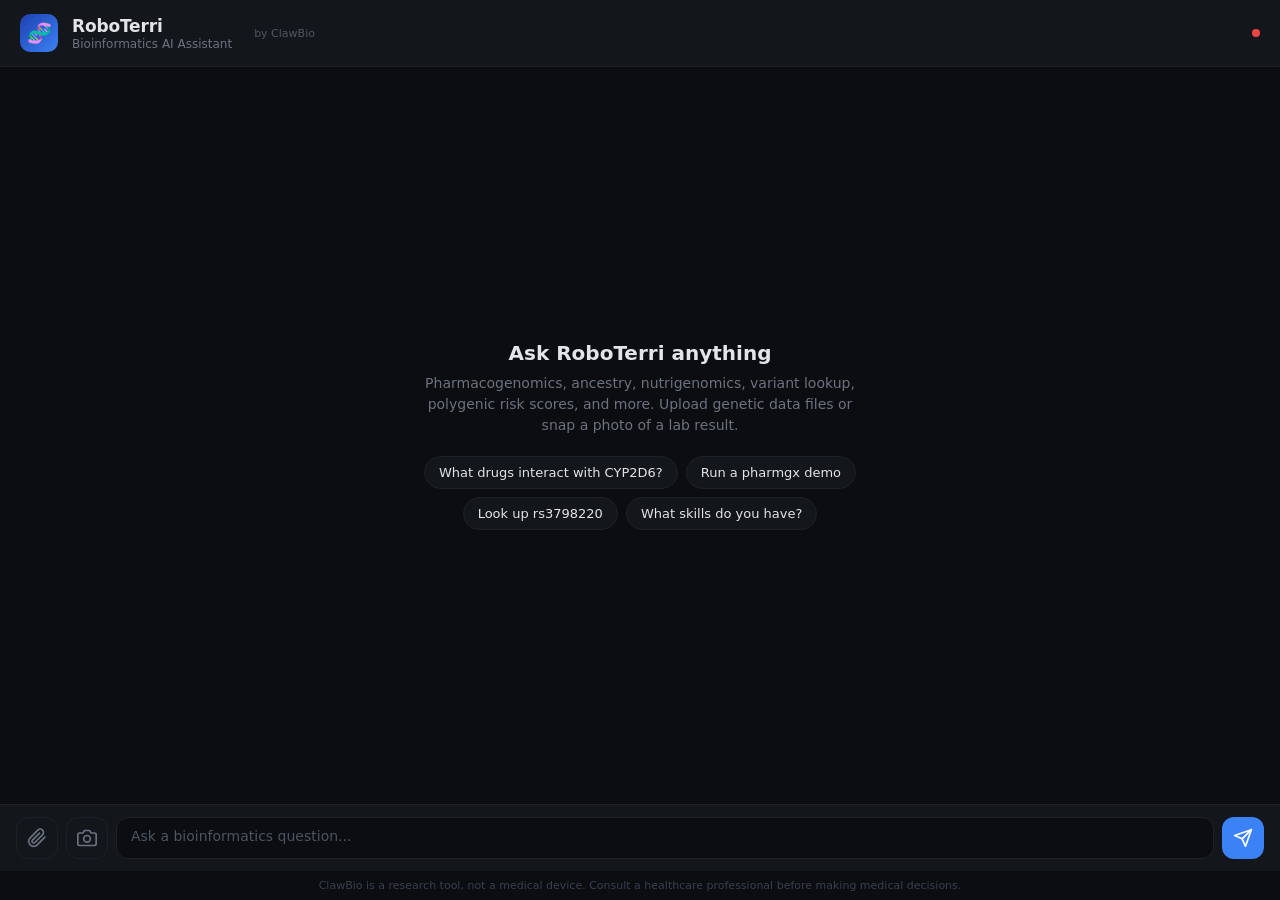
<file: chat/index.html>
<!DOCTYPE html>
<html lang="en">
<head>
<meta charset="UTF-8">
<meta name="viewport" content="width=device-width, initial-scale=1.0">
<title>RoboTerri - Bioinformatics AI Assistant</title>
<link rel="icon" href="data:image/svg+xml,<svg xmlns='http://www.w3.org/2000/svg' viewBox='0 0 100 100'><text y='.9em' font-size='90'>🧬</text></svg>">
<style>
  * { box-sizing: border-box; margin: 0; padding: 0; }
  :root {
    --bg: #0b0d10; --surface: #13161b; --border: #1e2228;
    --text: #e2e4e9; --muted: #6b7280; --accent: #3b82f6;
    --accent-hover: #2563eb; --user-bg: #1e3a5f; --user-text: #c8ddf5;
    --bot-bg: #181b21; --bot-border: #252830;
  }
  html, body { height: 100%; }
  body {
    font-family: -apple-system, BlinkMacSystemFont, 'Segoe UI', system-ui, sans-serif;
    background: var(--bg); color: var(--text);
    display: flex; flex-direction: column;
  }

  .header {
    background: var(--surface); border-bottom: 1px solid var(--border);
    padding: 14px 20px; display: flex; align-items: center; gap: 14px;
    flex-shrink: 0;
  }
  .logo {
    width: 38px; height: 38px; border-radius: 10px;
    background: linear-gradient(135deg, #1e40af, #3b82f6);
    display: flex; align-items: center; justify-content: center;
    font-size: 20px; flex-shrink: 0;
  }
  .header-text h1 { font-size: 17px; font-weight: 600; letter-spacing: -0.01em; }
  .header-text .sub { font-size: 12px; color: var(--muted); margin-top: 1px; }
  .status-dot {
    width: 8px; height: 8px; border-radius: 50%;
    background: #ef4444; margin-left: auto; flex-shrink: 0;
    transition: background 0.3s;
  }
  .status-dot.connected { background: #22c55e; }
  .powered-by {
    font-size: 11px; color: var(--muted); margin-left: 8px;
    text-decoration: none; opacity: 0.7; transition: opacity 0.2s;
  }
  .powered-by:hover { opacity: 1; }

  .messages {
    flex: 1; overflow-y: auto; padding: 20px 16px;
    display: flex; flex-direction: column; gap: 10px;
    scroll-behavior: smooth;
  }
  .messages::-webkit-scrollbar { width: 6px; }
  .messages::-webkit-scrollbar-track { background: transparent; }
  .messages::-webkit-scrollbar-thumb { background: var(--border); border-radius: 3px; }

  .msg {
    max-width: 85%; padding: 10px 14px; border-radius: 14px;
    font-size: 14px; line-height: 1.55; white-space: pre-wrap;
    word-wrap: break-word; animation: fadeIn 0.2s ease;
  }
  @keyframes fadeIn { from { opacity: 0; transform: translateY(4px); } to { opacity: 1; transform: translateY(0); } }
  .msg.user {
    align-self: flex-end; background: var(--user-bg);
    color: var(--user-text); border-bottom-right-radius: 4px;
  }
  .msg.assistant {
    align-self: flex-start; background: var(--bot-bg);
    border: 1px solid var(--bot-border); border-bottom-left-radius: 4px;
  }
  .msg.system {
    align-self: center; background: none; color: var(--muted);
    font-size: 12px; padding: 6px 0; max-width: 100%;
  }
  .msg.error { color: #f87171; }
  .msg .msg-images {
    display: flex; flex-wrap: wrap; gap: 6px; margin-top: 6px;
  }
  .msg .msg-images img {
    max-width: 200px; max-height: 160px; border-radius: 8px;
    object-fit: cover; cursor: pointer;
  }
  .msg .msg-images img:hover { opacity: 0.85; }
  .msg .msg-file {
    display: inline-flex; align-items: center; gap: 6px;
    background: rgba(255,255,255,0.06); padding: 6px 10px;
    border-radius: 8px; margin-top: 6px; font-size: 12px; color: var(--muted);
  }
  .typing {
    align-self: flex-start; color: var(--muted); font-size: 13px;
    padding: 6px 14px; animation: fadeIn 0.2s ease;
  }
  .typing::after {
    content: ''; display: inline-block;
    animation: dots 1.4s steps(4) infinite;
  }
  @keyframes dots {
    0% { content: ''; } 25% { content: '.'; } 50% { content: '..'; } 75% { content: '...'; }
  }

  .welcome {
    text-align: center; padding: 40px 20px; max-width: 480px;
    margin: auto; animation: fadeIn 0.4s ease;
  }
  .welcome h2 { font-size: 20px; font-weight: 600; margin-bottom: 8px; }
  .welcome p { font-size: 14px; color: var(--muted); line-height: 1.5; margin-bottom: 20px; }
  .suggestions {
    display: flex; flex-wrap: wrap; gap: 8px; justify-content: center;
  }
  .suggestions button {
    background: var(--surface); border: 1px solid var(--border);
    color: var(--text); padding: 8px 14px; border-radius: 20px;
    font-size: 13px; cursor: pointer; transition: all 0.15s;
    font-family: inherit;
  }
  .suggestions button:hover {
    border-color: var(--accent); color: var(--accent);
  }

  .attachments-preview {
    display: flex; gap: 8px; padding: 8px 16px 0; background: var(--surface);
    flex-wrap: wrap; flex-shrink: 0;
  }
  .attachment-thumb {
    position: relative; width: 64px; height: 64px; border-radius: 8px;
    overflow: hidden; border: 1px solid var(--border);
    animation: fadeIn 0.15s ease;
  }
  .attachment-thumb img { width: 100%; height: 100%; object-fit: cover; }
  .attachment-thumb .file-icon {
    width: 100%; height: 100%; display: flex; align-items: center;
    justify-content: center; background: var(--bg); flex-direction: column; gap: 2px;
  }
  .attachment-thumb .file-icon svg { width: 24px; height: 24px; color: var(--muted); }
  .attachment-thumb .file-icon span {
    font-size: 9px; color: var(--muted); max-width: 56px;
    overflow: hidden; text-overflow: ellipsis; white-space: nowrap; text-align: center;
  }
  .attachment-thumb .remove-btn {
    position: absolute; top: 2px; right: 2px; width: 18px; height: 18px;
    border-radius: 50%; background: rgba(0,0,0,0.7); border: none;
    color: #fff; font-size: 12px; cursor: pointer; display: flex;
    align-items: center; justify-content: center; line-height: 1; padding: 0;
  }
  .attachment-thumb .remove-btn:hover { background: #ef4444; }

  .input-area {
    background: var(--surface); border-top: 1px solid var(--border);
    padding: 12px 16px; display: flex; gap: 8px; flex-shrink: 0;
    align-items: flex-end;
  }
  .input-area textarea {
    flex: 1; background: var(--bg); border: 1px solid var(--border);
    border-radius: 12px; color: var(--text); padding: 10px 14px;
    font-size: 14px; font-family: inherit; resize: none; outline: none;
    min-height: 42px; max-height: 140px; transition: border-color 0.15s;
  }
  .input-area textarea:focus { border-color: var(--accent); }
  .input-area textarea::placeholder { color: #4b5563; }
  .icon-btn {
    background: none; border: 1px solid var(--border); color: var(--muted);
    width: 42px; height: 42px; border-radius: 12px;
    cursor: pointer; transition: all 0.15s;
    display: flex; align-items: center; justify-content: center; flex-shrink: 0;
  }
  .icon-btn:hover { border-color: var(--accent); color: var(--accent); }
  .icon-btn:active { background: rgba(59,130,246,0.1); }
  .icon-btn svg { width: 20px; height: 20px; }
  .send-btn {
    background: var(--accent); border: none; color: #fff;
    width: 42px; height: 42px; border-radius: 12px;
    cursor: pointer; transition: background 0.15s;
    display: flex; align-items: center; justify-content: center; flex-shrink: 0;
  }
  .send-btn:hover { background: var(--accent-hover); }
  .send-btn:disabled { opacity: 0.3; cursor: default; }
  .send-btn svg { width: 20px; height: 20px; }
  .hidden-input { display: none; }

  .lightbox {
    position: fixed; inset: 0; background: rgba(0,0,0,0.85);
    display: flex; align-items: center; justify-content: center;
    z-index: 100; cursor: pointer; animation: fadeIn 0.15s ease;
  }
  .lightbox img { max-width: 90vw; max-height: 90vh; border-radius: 8px; object-fit: contain; }

  .footer {
    text-align: center; padding: 8px 16px; font-size: 11px;
    color: #374151; background: var(--bg); flex-shrink: 0;
  }

  @media (max-width: 600px) {
    .msg { max-width: 92%; }
    .header { padding: 12px 14px; }
    .messages { padding: 14px 10px; }
    .powered-by { display: none; }
    .attachment-thumb { width: 52px; height: 52px; }
  }
</style>
</head>
<body>

<div class="header">
  <div class="logo">🧬</div>
  <div class="header-text">
    <h1>RoboTerri</h1>
    <div class="sub">Bioinformatics AI Assistant</div>
  </div>
  <a class="powered-by" href="https://github.com/jaymoore-research/ClawBio" target="_blank">by ClawBio</a>
  <div class="status-dot" id="status" title="Disconnected"></div>
</div>

<div class="messages" id="messages">
  <div class="welcome" id="welcome">
    <h2>Ask RoboTerri anything</h2>
    <p>Pharmacogenomics, ancestry, nutrigenomics, variant lookup, polygenic risk scores, and more. Upload genetic data files or snap a photo of a lab result.</p>
    <div class="suggestions">
      <button onclick="useSuggestion(this)">What drugs interact with CYP2D6?</button>
      <button onclick="useSuggestion(this)">Run a pharmgx demo</button>
      <button onclick="useSuggestion(this)">Look up rs3798220</button>
      <button onclick="useSuggestion(this)">What skills do you have?</button>
    </div>
  </div>
</div>

<div class="attachments-preview" id="attachments-preview" style="display:none"></div>

<div class="input-area">
  <button class="icon-btn" onclick="fileInput.click()" title="Upload file">
    <svg viewBox="0 0 24 24" fill="none" stroke="currentColor" stroke-width="2" stroke-linecap="round" stroke-linejoin="round"><path d="M21.44 11.05l-9.19 9.19a6 6 0 01-8.49-8.49l9.19-9.19a4 4 0 015.66 5.66l-9.2 9.19a2 2 0 01-2.83-2.83l8.49-8.48"/></svg>
  </button>
  <button class="icon-btn" onclick="openCamera()" title="Take photo">
    <svg viewBox="0 0 24 24" fill="none" stroke="currentColor" stroke-width="2" stroke-linecap="round" stroke-linejoin="round"><path d="M23 19a2 2 0 01-2 2H3a2 2 0 01-2-2V8a2 2 0 012-2h4l2-3h6l2 3h4a2 2 0 012 2z"/><circle cx="12" cy="13" r="4"/></svg>
  </button>
  <textarea id="input" placeholder="Ask a bioinformatics question..." rows="1"></textarea>
  <button class="send-btn" id="send" onclick="sendMessage()" title="Send">
    <svg viewBox="0 0 24 24" fill="none" stroke="currentColor" stroke-width="2" stroke-linecap="round" stroke-linejoin="round"><line x1="22" y1="2" x2="11" y2="13"/><polygon points="22 2 15 22 11 13 2 9 22 2"/></svg>
  </button>
</div>

<input type="file" id="fileInput" class="hidden-input" multiple
  accept="image/*,.txt,.csv,.vcf,.tsv,.json,.bed,.fasta,.fa,.fq,.fastq,.gz,.h5ad,.bam,.sam,.pdf">
<input type="file" id="cameraInput" class="hidden-input" accept="image/*" capture="environment">

<div class="footer">
  ClawBio is a research tool, not a medical device. Consult a healthcare professional before making medical decisions.
</div>

<script>
const GATEWAY_URL = 'wss://macbook-pro-7.tail8eccc9.ts.net';
const AUTH_PASSWORD = new URLSearchParams(window.location.search).get('p') || '';
const MAX_FILE_SIZE = 50 * 1024 * 1024;

let ws = null;
let sessionKey = 'main';
let reconnectTimer = null;
let hasMessages = false;
let attachments = [];
let pending = new Map();
let gatewayConnected = false;
let connectNonce = null;
let connectSent = false;
let currentRunId = null;
let streamText = '';

const messagesEl = document.getElementById('messages');
const inputEl = document.getElementById('input');
const sendBtn = document.getElementById('send');
const statusEl = document.getElementById('status');
const welcomeEl = document.getElementById('welcome');
const previewEl = document.getElementById('attachments-preview');
const fileInput = document.getElementById('fileInput');
const cameraInput = document.getElementById('cameraInput');

// --- UUID ---
function uuid() {
  if (crypto && crypto.randomUUID) return crypto.randomUUID();
  return 'xxxxxxxx-xxxx-4xxx-yxxx-xxxxxxxxxxxx'.replace(/[xy]/g, c => {
    const r = Math.random() * 16 | 0;
    return (c === 'x' ? r : (r & 0x3 | 0x8)).toString(16);
  });
}

// --- Gateway RPC ---
function gatewayRequest(method, params) {
  if (!ws || ws.readyState !== 1) return Promise.reject(new Error('not connected'));
  const id = uuid();
  const frame = { type: 'req', id, method, params };
  return new Promise((resolve, reject) => {
    pending.set(id, { resolve, reject });
    ws.send(JSON.stringify(frame));
  });
}

// --- Connect ---
function connect() {
  if (ws && ws.readyState <= 1) return;
  connectSent = false;
  connectNonce = null;
  ws = new WebSocket(GATEWAY_URL);

  ws.onopen = () => {
    // Wait for connect.challenge event before sending connect request
    // OpenClaw sends a challenge nonce after WebSocket opens
    // Set a timeout in case no challenge arrives (send connect anyway)
    setTimeout(() => { if (!connectSent) sendConnect(); }, 1500);
  };

  ws.onmessage = (event) => {
    let data;
    try { data = JSON.parse(event.data); } catch { return; }
    handleFrame(data);
  };

  ws.onclose = () => {
    statusEl.classList.remove('connected');
    statusEl.title = 'Disconnected';
    gatewayConnected = false;
    connectSent = false;
    pending.forEach(p => p.reject(new Error('disconnected')));
    pending.clear();
    clearTimeout(reconnectTimer);
    reconnectTimer = setTimeout(connect, 3000);
  };

  ws.onerror = () => {
    statusEl.classList.remove('connected');
    statusEl.title = 'Connection error';
  };
}

function sendConnect() {
  if (connectSent || !ws || ws.readyState !== 1) return;
  connectSent = true;

  const auth = {};
  if (AUTH_PASSWORD) auth.password = AUTH_PASSWORD;

  const params = {
    minProtocol: 3,
    maxProtocol: 3,
    client: {
      id: 'webchat-ui',
      version: '1.0.0',
      platform: navigator.platform || 'web',
      mode: 'webchat',
      instanceId: uuid()
    },
    role: 'operator',
    scopes: ['operator.admin'],
    auth: Object.keys(auth).length > 0 ? auth : undefined,
    userAgent: navigator.userAgent,
    locale: navigator.language
  };

  gatewayRequest('connect', params).then(hello => {
    gatewayConnected = true;
    statusEl.classList.add('connected');
    statusEl.title = 'Connected';

    // Use session key from hello if available
    const sk = hello?.snapshot?.sessionDefaults?.mainSessionKey;
    if (sk) sessionKey = sk;
  }).catch(err => {
    console.error('Connect failed:', err);
    addMessage('Connection failed: ' + (err.message || err), 'system error');
    ws?.close();
  });
}

function handleFrame(data) {
  // Response to a request
  if (data.type === 'res') {
    const p = pending.get(data.id);
    if (!p) return;
    pending.delete(data.id);
    if (data.ok) p.resolve(data.payload);
    else p.reject(new Error(data.error?.message || 'request failed'));
    return;
  }

  // Event
  if (data.type === 'event') {
    const event = data.event;
    const payload = data.payload;

    // Connect challenge — send connect with nonce
    if (event === 'connect.challenge') {
      connectNonce = payload?.nonce || null;
      sendConnect();
      return;
    }

    // Chat event
    if (event === 'chat') {
      handleChatEvent(payload);
      return;
    }
  }
}

function handleChatEvent(payload) {
  if (!payload) return;

  if (payload.state === 'delta') {
    // Streaming text
    const text = extractText(payload.message);
    if (text) {
      streamText = text;
      updateStreamingMessage(text);
    }
    return;
  }

  if (payload.state === 'final') {
    removeTyping();
    removeStreamMsg();
    const text = extractText(payload.message);
    if (text) addMessage(text, 'assistant');
    else if (streamText) addMessage(streamText, 'assistant');
    currentRunId = null;
    streamText = '';
    return;
  }

  if (payload.state === 'aborted' || payload.state === 'error') {
    removeTyping();
    removeStreamMsg();
    if (streamText) addMessage(streamText, 'assistant');
    if (payload.state === 'error') {
      addMessage('Error: ' + (payload.errorMessage || 'unknown error'), 'system error');
    }
    currentRunId = null;
    streamText = '';
    return;
  }
}

function extractText(msg) {
  if (!msg) return '';
  if (typeof msg.text === 'string') return msg.text;
  if (Array.isArray(msg.content)) {
    return msg.content
      .filter(c => c.type === 'text')
      .map(c => c.text)
      .join('');
  }
  if (typeof msg.content === 'string') return msg.content;
  return '';
}

// --- Messages UI ---
function addMessage(text, className, msgAttachments) {
  if (!hasMessages) { welcomeEl.style.display = 'none'; hasMessages = true; }
  const el = document.createElement('div');
  el.className = `msg ${className}`;

  if (text) {
    const textNode = document.createElement('span');
    textNode.textContent = text;
    el.appendChild(textNode);
  }

  if (msgAttachments && msgAttachments.length > 0) {
    const images = msgAttachments.filter(a => a.isImage);
    const files = msgAttachments.filter(a => !a.isImage);
    if (images.length > 0) {
      const imgWrap = document.createElement('div');
      imgWrap.className = 'msg-images';
      images.forEach(a => {
        const img = document.createElement('img');
        img.src = a.dataUrl;
        img.alt = a.name || 'Image';
        img.onclick = () => showLightbox(a.dataUrl);
        imgWrap.appendChild(img);
      });
      el.appendChild(imgWrap);
    }
    files.forEach(a => {
      const fileEl = document.createElement('div');
      fileEl.className = 'msg-file';
      fileEl.innerHTML = '<svg width="14" height="14" viewBox="0 0 24 24" fill="none" stroke="currentColor" stroke-width="2"><path d="M14 2H6a2 2 0 00-2 2v16a2 2 0 002 2h12a2 2 0 002-2V8z"/><polyline points="14 2 14 8 20 8"/></svg>';
      const nameSpan = document.createElement('span');
      nameSpan.textContent = a.name || 'file';
      fileEl.appendChild(nameSpan);
      el.appendChild(fileEl);
    });
  }

  messagesEl.appendChild(el);
  scrollToBottom();
}

function updateStreamingMessage(text) {
  if (!hasMessages) { welcomeEl.style.display = 'none'; hasMessages = true; }
  removeTyping();
  let el = document.getElementById('stream-msg');
  if (!el) {
    el = document.createElement('div');
    el.className = 'msg assistant';
    el.id = 'stream-msg';
    messagesEl.appendChild(el);
  }
  el.textContent = text;
  scrollToBottom();
}

function removeStreamMsg() {
  const el = document.getElementById('stream-msg');
  if (el) el.remove();
}

function removeTyping() {
  const t = document.querySelector('.typing');
  if (t) t.remove();
}

function showTyping() {
  if (document.querySelector('.typing') || document.getElementById('stream-msg')) return;
  const el = document.createElement('div');
  el.className = 'typing';
  el.textContent = 'RoboTerri is thinking';
  messagesEl.appendChild(el);
  scrollToBottom();
}

function scrollToBottom() {
  requestAnimationFrame(() => { messagesEl.scrollTop = messagesEl.scrollHeight; });
}

// --- Send ---
function sendMessage() {
  const text = inputEl.value.trim();
  if ((!text && attachments.length === 0) || !gatewayConnected) return;

  const msgText = text || (attachments.length === 1 ? 'Describe this file.' : 'I\'m sending ' + attachments.length + ' files.');
  addMessage(text, 'user', attachments.length > 0 ? [...attachments] : null);

  const idempotencyKey = uuid();
  currentRunId = idempotencyKey;
  streamText = '';

  const params = {
    sessionKey: sessionKey,
    message: msgText,
    deliver: false,
    idempotencyKey: idempotencyKey
  };

  if (attachments.length > 0) {
    params.attachments = attachments.map(a => {
      const match = /^data:([^;]+);base64,(.+)$/.exec(a.dataUrl);
      if (match) return { type: 'image', mimeType: match[1], content: match[2] };
      return null;
    }).filter(Boolean);
  }

  showTyping();

  gatewayRequest('chat.send', params).catch(err => {
    removeTyping();
    addMessage('Send failed: ' + (err.message || err), 'system error');
    currentRunId = null;
  });

  inputEl.value = '';
  inputEl.style.height = 'auto';
  clearAttachments();
}

function useSuggestion(btn) {
  inputEl.value = btn.textContent;
  sendMessage();
}

// --- File handling ---
function genId() {
  return 'att-' + Date.now() + '-' + Math.random().toString(36).slice(2, 9);
}

function processFiles(files) {
  for (const file of files) {
    if (file.size > MAX_FILE_SIZE) {
      addMessage('File "' + file.name + '" exceeds 50 MB limit.', 'system error');
      continue;
    }
    const reader = new FileReader();
    const isImage = file.type.startsWith('image/');
    reader.onload = () => {
      attachments.push({
        id: genId(), dataUrl: reader.result,
        mimeType: file.type || 'application/octet-stream',
        name: file.name, isImage: isImage,
      });
      renderAttachmentPreviews();
    };
    reader.readAsDataURL(file);
  }
}

fileInput.addEventListener('change', (e) => {
  if (e.target.files.length > 0) processFiles(e.target.files);
  e.target.value = '';
});
cameraInput.addEventListener('change', (e) => {
  if (e.target.files.length > 0) processFiles(e.target.files);
  e.target.value = '';
});
function openCamera() { cameraInput.click(); }

function renderAttachmentPreviews() {
  if (attachments.length === 0) {
    previewEl.style.display = 'none'; previewEl.innerHTML = ''; return;
  }
  previewEl.style.display = 'flex'; previewEl.innerHTML = '';
  attachments.forEach((a, idx) => {
    const thumb = document.createElement('div');
    thumb.className = 'attachment-thumb';
    if (a.isImage) {
      const img = document.createElement('img');
      img.src = a.dataUrl; img.alt = a.name; thumb.appendChild(img);
    } else {
      const fi = document.createElement('div');
      fi.className = 'file-icon';
      fi.innerHTML = '<svg viewBox="0 0 24 24" fill="none" stroke="currentColor" stroke-width="2"><path d="M14 2H6a2 2 0 00-2 2v16a2 2 0 002 2h12a2 2 0 002-2V8z"/><polyline points="14 2 14 8 20 8"/></svg>';
      const s = document.createElement('span');
      s.textContent = a.name.split('.').pop() || 'file';
      fi.appendChild(s); thumb.appendChild(fi);
    }
    const rb = document.createElement('button');
    rb.className = 'remove-btn'; rb.innerHTML = '&times;';
    rb.onclick = () => { attachments.splice(idx, 1); renderAttachmentPreviews(); };
    thumb.appendChild(rb); previewEl.appendChild(thumb);
  });
}

function clearAttachments() { attachments = []; renderAttachmentPreviews(); }

// Paste images
document.addEventListener('paste', (e) => {
  const items = e.clipboardData?.items;
  if (!items) return;
  const imgs = [];
  for (let i = 0; i < items.length; i++) {
    if (items[i].type.startsWith('image/')) imgs.push(items[i]);
  }
  if (imgs.length === 0) return;
  e.preventDefault();
  processFiles(imgs.map(i => i.getAsFile()).filter(Boolean));
});

// Drag and drop
document.addEventListener('dragover', (e) => { e.preventDefault(); });
document.addEventListener('drop', (e) => {
  e.preventDefault();
  if (e.dataTransfer?.files?.length > 0) processFiles(e.dataTransfer.files);
});

// Lightbox
function showLightbox(src) {
  const lb = document.createElement('div');
  lb.className = 'lightbox'; lb.onclick = () => lb.remove();
  const img = document.createElement('img');
  img.src = src; lb.appendChild(img);
  document.body.appendChild(lb);
}

// Textarea auto-resize
inputEl.addEventListener('input', () => {
  inputEl.style.height = 'auto';
  inputEl.style.height = Math.min(inputEl.scrollHeight, 140) + 'px';
});
inputEl.addEventListener('keydown', (e) => {
  if (e.key === 'Enter' && !e.shiftKey) { e.preventDefault(); sendMessage(); }
});

connect();
</script>
</body>
</html>
</file>
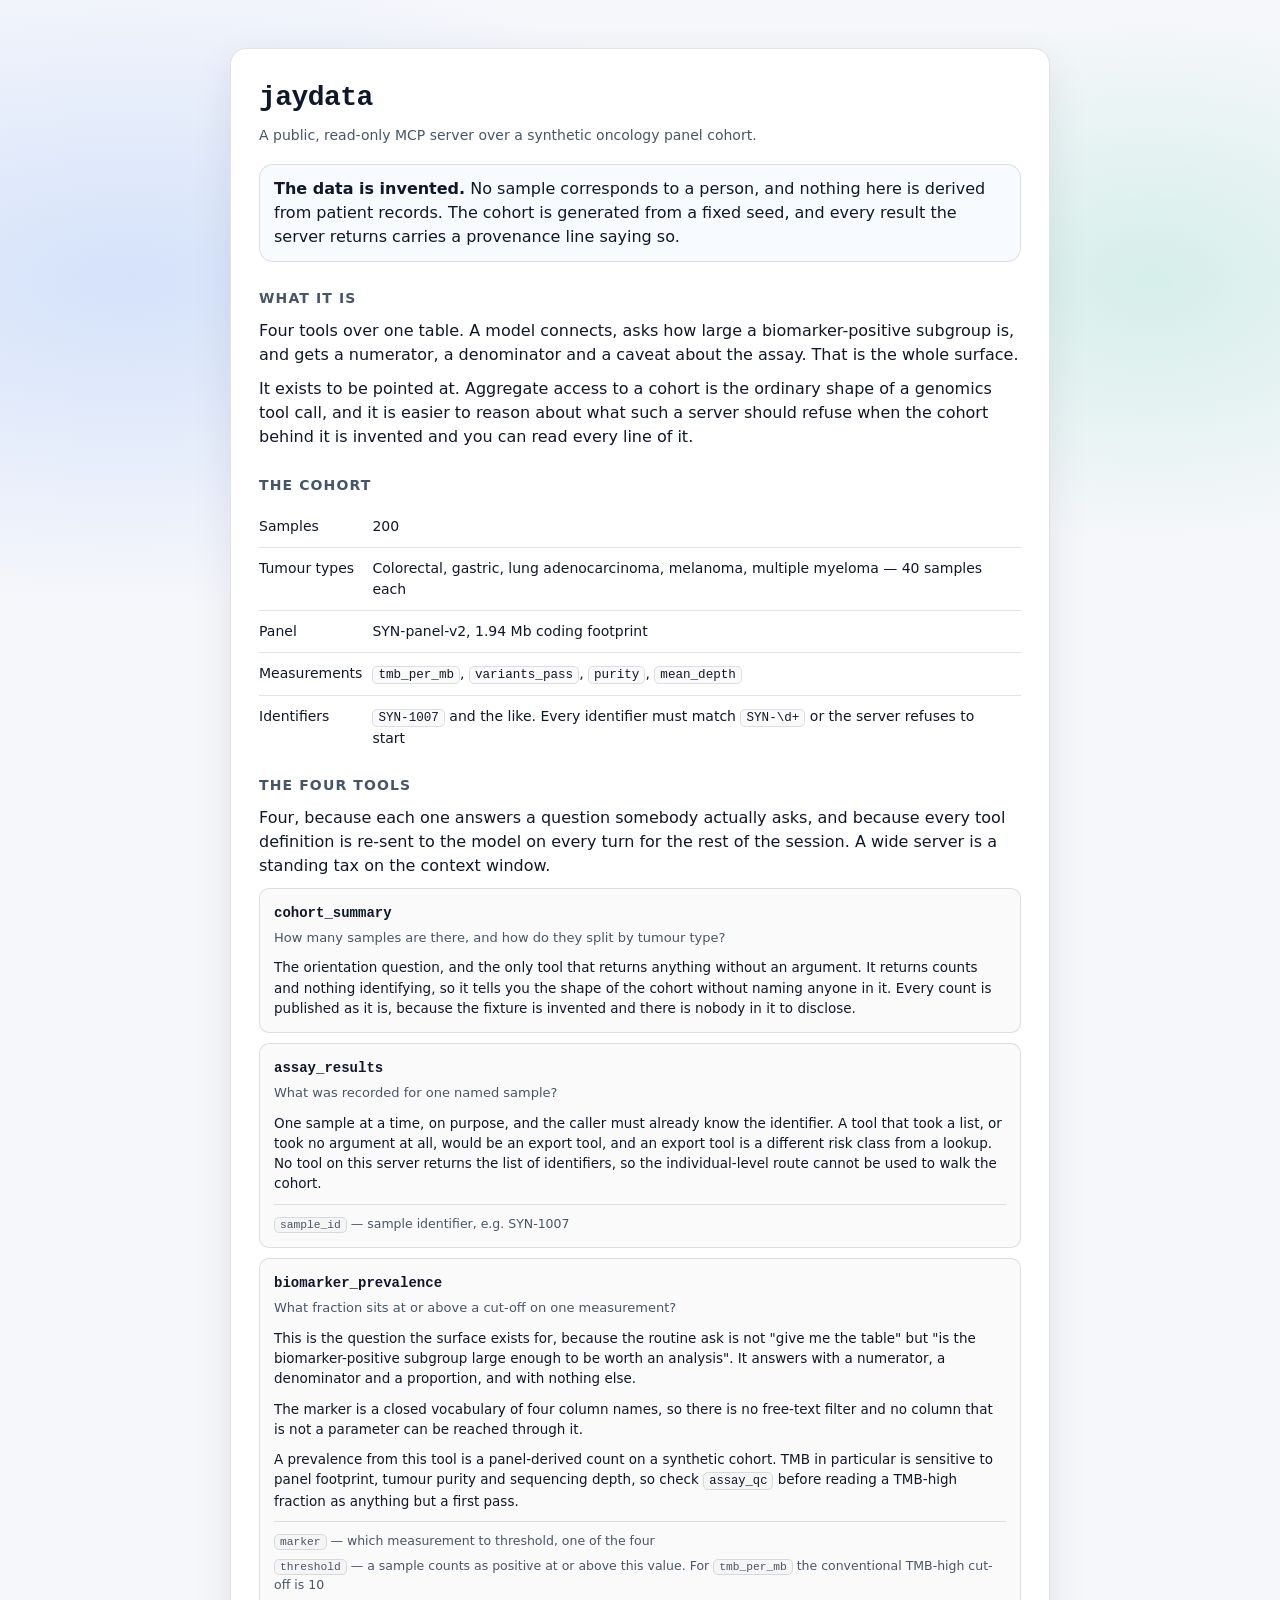
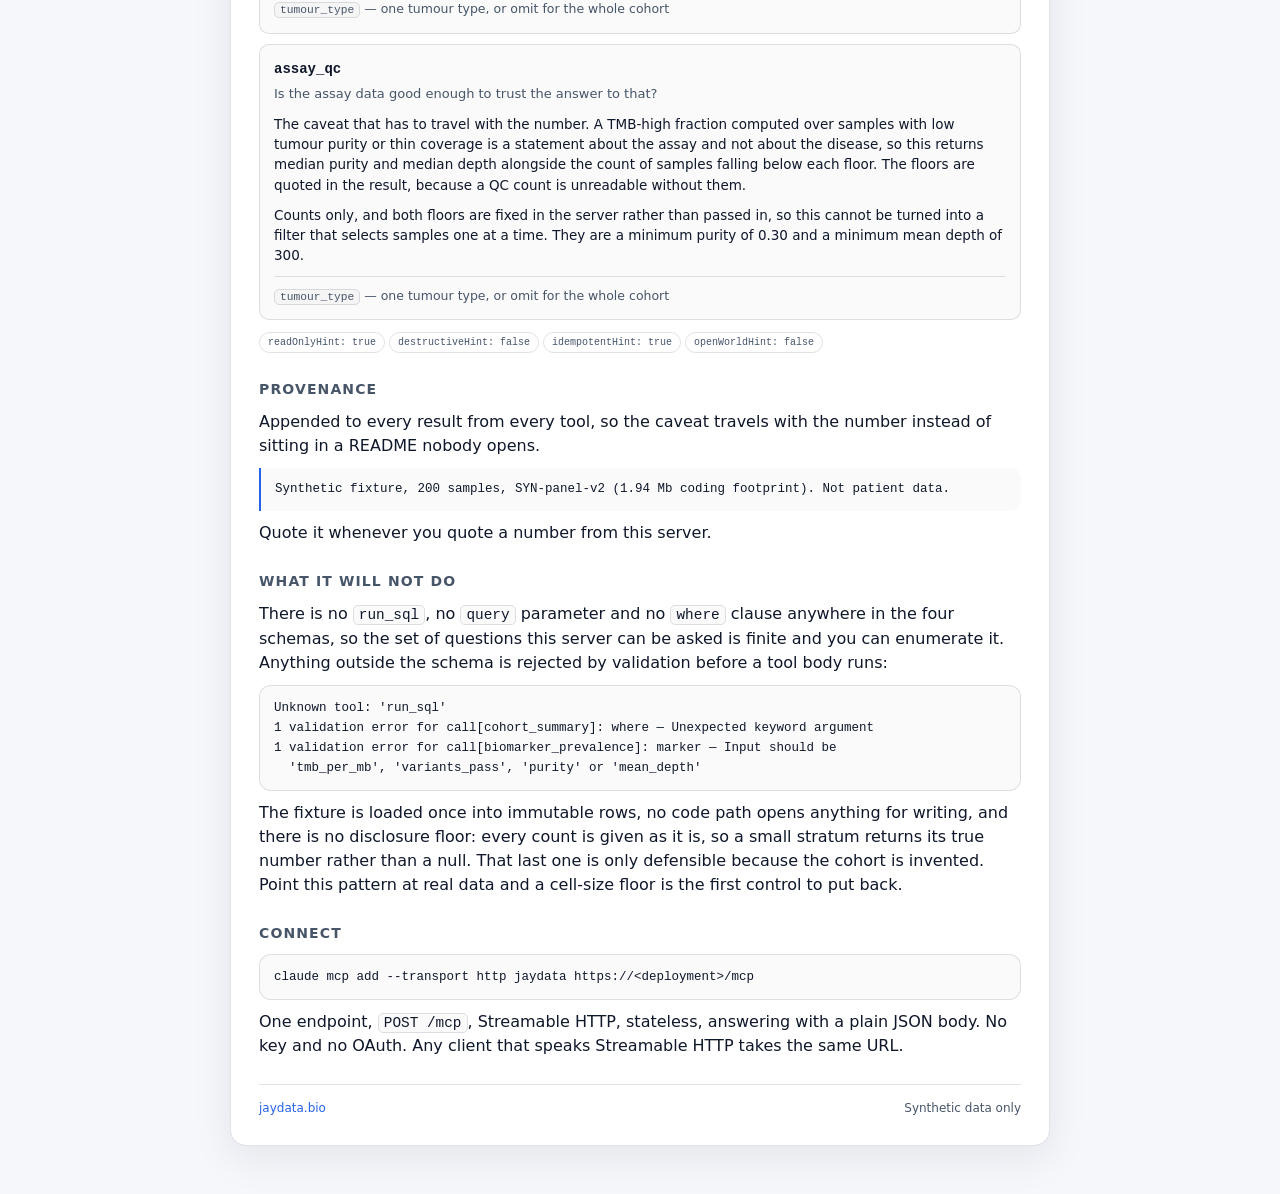
<file: mcp/index.html>
<!doctype html>
<html lang="en">
  <head>
    <meta charset="utf-8" />
    <meta name="viewport" content="width=device-width, initial-scale=1" />
    <title>jaydata — a read-only MCP server over a synthetic cohort</title>
    <meta
      name="description"
      content="A public, read-only MCP server over a synthetic oncology panel cohort of 200 samples. The data is invented and no sample corresponds to a person."
    />
    <link rel="icon" href="data:image/svg+xml,<svg xmlns='http://www.w3.org/2000/svg' viewBox='0 0 100 100'><text y='.9em' font-size='90'>🧬</text></svg>" />
    <style>
      :root {
        color-scheme: light dark;
        --bg: #0b0d12;
        --card: #111827;
        --text: #e5e7eb;
        --muted: #9ca3af;
        --link: #93c5fd;
        --border: rgba(255, 255, 255, 0.08);
        --shadow: rgba(0, 0, 0, 0.25);
        --fill: rgba(255, 255, 255, 0.02);
        --mono: ui-monospace, SFMono-Regular, "SF Mono", Menlo, Consolas,
          "Liberation Mono", monospace;
      }

      @media (prefers-color-scheme: light) {
        :root {
          --bg: #f6f7fb;
          --card: #ffffff;
          --text: #0f172a;
          --muted: #475569;
          --link: #2563eb;
          --border: rgba(15, 23, 42, 0.12);
          --shadow: rgba(15, 23, 42, 0.08);
          --fill: rgba(15, 23, 42, 0.02);
        }
      }

      * {
        box-sizing: border-box;
      }

      body {
        margin: 0;
        font-family: ui-sans-serif, system-ui, -apple-system, Segoe UI, Roboto,
          Helvetica, Arial, "Apple Color Emoji", "Segoe UI Emoji";
        background: radial-gradient(
            1200px 600px at 10% 10%,
            rgba(59, 130, 246, 0.18),
            transparent 55%
          ),
          radial-gradient(
            900px 600px at 90% 10%,
            rgba(16, 185, 129, 0.14),
            transparent 45%
          ),
          var(--bg);
        color: var(--text);
        line-height: 1.5;
      }

      main {
        min-height: 100vh;
        display: grid;
        place-items: center;
        padding: 48px 18px;
      }

      .card {
        width: min(820px, 100%);
        background: var(--card);
        border: 1px solid var(--border);
        border-radius: 16px;
        box-shadow: 0 12px 40px var(--shadow);
        padding: 28px;
      }

      header {
        margin-bottom: 8px;
      }

      h1 {
        font-size: 28px;
        margin: 0;
        letter-spacing: -0.02em;
        font-family: var(--mono);
      }

      .tagline {
        margin: 6px 0 0 0;
        color: var(--muted);
        font-size: 14px;
      }

      section {
        margin-top: 26px;
      }

      h2 {
        font-size: 14px;
        margin: 0 0 10px 0;
        text-transform: uppercase;
        letter-spacing: 0.08em;
        color: var(--muted);
      }

      p {
        margin: 0 0 10px 0;
      }

      p:last-child {
        margin-bottom: 0;
      }

      ul {
        margin: 0;
        padding-left: 18px;
      }

      a {
        color: var(--link);
        text-decoration: none;
      }

      a:hover {
        text-decoration: underline;
      }

      code {
        font-family: var(--mono);
        font-size: 0.9em;
        padding: 1px 5px;
        border: 1px solid var(--border);
        border-radius: 5px;
        background: var(--fill);
        white-space: nowrap;
      }

      pre {
        margin: 10px 0 0 0;
        padding: 12px 14px;
        border: 1px solid var(--border);
        border-radius: 12px;
        background: var(--fill);
        overflow-x: auto;
        font-family: var(--mono);
        font-size: 12.5px;
        line-height: 1.6;
        color: var(--text);
      }

      pre code {
        border: 0;
        padding: 0;
        background: none;
        font-size: inherit;
        white-space: pre;
      }

      .notice {
        margin-top: 18px;
        border: 1px solid var(--border);
        border-radius: 14px;
        padding: 12px 14px;
        background: rgba(147, 197, 253, 0.08);
      }

      .notice strong {
        color: var(--text);
      }

      table {
        width: 100%;
        border-collapse: collapse;
        font-size: 14px;
      }

      th {
        text-align: left;
        font-size: 11px;
        text-transform: uppercase;
        letter-spacing: 0.06em;
        color: var(--muted);
        font-weight: 600;
        padding: 0 10px 8px 0;
        border-bottom: 1px solid var(--border);
      }

      td {
        padding: 10px 10px 10px 0;
        border-bottom: 1px solid var(--border);
        vertical-align: top;
      }

      tr:last-child td {
        border-bottom: 0;
        padding-bottom: 0;
      }

      td:first-child {
        white-space: nowrap;
        width: 1%;
      }

      .tool {
        border: 1px solid var(--border);
        border-radius: 10px;
        padding: 14px;
        margin-bottom: 10px;
        background: var(--fill);
      }

      .tool:last-child {
        margin-bottom: 0;
      }

      .tool-name {
        font-family: var(--mono);
        font-weight: 600;
        font-size: 14px;
      }

      .tool-q {
        font-size: 13px;
        color: var(--muted);
        margin: 4px 0 10px 0;
      }

      .tool p {
        font-size: 13.5px;
      }

      .args {
        list-style: none;
        margin: 10px 0 0 0;
        padding: 10px 0 0 0;
        border-top: 1px solid var(--border);
        font-size: 12.5px;
        color: var(--muted);
      }

      .args li {
        margin-bottom: 6px;
      }

      .args li:last-child {
        margin-bottom: 0;
      }

      .tags {
        display: flex;
        gap: 4px;
        flex-wrap: wrap;
        margin-top: 12px;
      }

      .tags span {
        font-size: 10px;
        padding: 2px 8px;
        border-radius: 20px;
        border: 1px solid var(--border);
        color: var(--muted);
        font-family: var(--mono);
      }

      .prov {
        margin: 10px 0 0 0;
        padding: 12px 14px;
        border-left: 2px solid var(--link);
        border-radius: 0 10px 10px 0;
        background: var(--fill);
        font-family: var(--mono);
        font-size: 12.5px;
      }

      footer {
        margin-top: 26px;
        padding-top: 14px;
        border-top: 1px solid var(--border);
        color: var(--muted);
        font-size: 12px;
        display: flex;
        justify-content: space-between;
        gap: 12px;
        flex-wrap: wrap;
      }
    </style>
  </head>
  <body>
    <main>
      <div class="card">
        <header>
          <h1>jaydata</h1>
          <p class="tagline">
            A public, read-only MCP server over a synthetic oncology panel cohort.
          </p>
        </header>

        <div class="notice">
          <strong>The data is invented.</strong> No sample corresponds to a person, and nothing
          here is derived from patient records. The cohort is generated from a fixed seed, and
          every result the server returns carries a provenance line saying so.
        </div>

        <section>
          <h2>What it is</h2>
          <p>
            Four tools over one table. A model connects, asks how large a biomarker-positive
            subgroup is, and gets a numerator, a denominator and a caveat about the assay. That is
            the whole surface.
          </p>
          <p>
            It exists to be pointed at. Aggregate access to a cohort is the ordinary shape of a
            genomics tool call, and it is easier to reason about what such a server should refuse
            when the cohort behind it is invented and you can read every line of it.
          </p>
        </section>

        <section>
          <h2>The cohort</h2>
          <table>
            <tbody>
              <tr>
                <td>Samples</td>
                <td>200</td>
              </tr>
              <tr>
                <td>Tumour types</td>
                <td>
                  Colorectal, gastric, lung adenocarcinoma, melanoma, multiple myeloma — 40 samples
                  each
                </td>
              </tr>
              <tr>
                <td>Panel</td>
                <td>SYN-panel-v2, 1.94 Mb coding footprint</td>
              </tr>
              <tr>
                <td>Measurements</td>
                <td>
                  <code>tmb_per_mb</code>, <code>variants_pass</code>, <code>purity</code>,
                  <code>mean_depth</code>
                </td>
              </tr>
              <tr>
                <td>Identifiers</td>
                <td>
                  <code>SYN-1007</code> and the like. Every identifier must match
                  <code>SYN-\d+</code> or the server refuses to start
                </td>
              </tr>
            </tbody>
          </table>
        </section>

        <section>
          <h2>The four tools</h2>
          <p>
            Four, because each one answers a question somebody actually asks, and because every
            tool definition is re-sent to the model on every turn for the rest of the session. A
            wide server is a standing tax on the context window.
          </p>

          <div class="tool">
            <div class="tool-name">cohort_summary</div>
            <div class="tool-q">How many samples are there, and how do they split by tumour type?</div>
            <p>
              The orientation question, and the only tool that returns anything without an
              argument. It returns counts and nothing identifying, so it tells you the shape of the
              cohort without naming anyone in it. Every count is published as it is, because the
              fixture is invented and there is nobody in it to disclose.
            </p>
          </div>

          <div class="tool">
            <div class="tool-name">assay_results</div>
            <div class="tool-q">What was recorded for one named sample?</div>
            <p>
              One sample at a time, on purpose, and the caller must already know the identifier. A
              tool that took a list, or took no argument at all, would be an export tool, and an
              export tool is a different risk class from a lookup. No tool on this server returns
              the list of identifiers, so the individual-level route cannot be used to walk the
              cohort.
            </p>
            <ul class="args">
              <li><code>sample_id</code> — sample identifier, e.g. SYN-1007</li>
            </ul>
          </div>

          <div class="tool">
            <div class="tool-name">biomarker_prevalence</div>
            <div class="tool-q">What fraction sits at or above a cut-off on one measurement?</div>
            <p>
              This is the question the surface exists for, because the routine ask is not "give me
              the table" but "is the biomarker-positive subgroup large enough to be worth an
              analysis". It answers with a numerator, a denominator and a proportion, and with
              nothing else.
            </p>
            <p>
              The marker is a closed vocabulary of four column names, so there is no free-text
              filter and no column that is not a parameter can be reached through it.
            </p>
            <p>
              A prevalence from this tool is a panel-derived count on a synthetic cohort. TMB in
              particular is sensitive to panel footprint, tumour purity and sequencing depth, so
              check <code>assay_qc</code> before reading a TMB-high fraction as anything but a
              first pass.
            </p>
            <ul class="args">
              <li><code>marker</code> — which measurement to threshold, one of the four</li>
              <li>
                <code>threshold</code> — a sample counts as positive at or above this value. For
                <code>tmb_per_mb</code> the conventional TMB-high cut-off is 10
              </li>
              <li><code>tumour_type</code> — one tumour type, or omit for the whole cohort</li>
            </ul>
          </div>

          <div class="tool">
            <div class="tool-name">assay_qc</div>
            <div class="tool-q">Is the assay data good enough to trust the answer to that?</div>
            <p>
              The caveat that has to travel with the number. A TMB-high fraction computed over
              samples with low tumour purity or thin coverage is a statement about the assay and
              not about the disease, so this returns median purity and median depth alongside the
              count of samples falling below each floor. The floors are quoted in the result,
              because a QC count is unreadable without them.
            </p>
            <p>
              Counts only, and both floors are fixed in the server rather than passed in, so this
              cannot be turned into a filter that selects samples one at a time. They are a minimum
              purity of 0.30 and a minimum mean depth of 300.
            </p>
            <ul class="args">
              <li><code>tumour_type</code> — one tumour type, or omit for the whole cohort</li>
            </ul>
          </div>

          <div class="tags">
            <span>readOnlyHint: true</span>
            <span>destructiveHint: false</span>
            <span>idempotentHint: true</span>
            <span>openWorldHint: false</span>
          </div>
        </section>

        <section>
          <h2>Provenance</h2>
          <p>
            Appended to every result from every tool, so the caveat travels with the number instead
            of sitting in a README nobody opens.
          </p>
          <div class="prov">
            Synthetic fixture, 200 samples, SYN-panel-v2 (1.94&nbsp;Mb coding footprint). Not
            patient data.
          </div>
          <p style="margin-top: 10px">
            Quote it whenever you quote a number from this server.
          </p>
        </section>

        <section>
          <h2>What it will not do</h2>
          <p>
            There is no <code>run_sql</code>, no <code>query</code> parameter and no
            <code>where</code> clause anywhere in the four schemas, so the set of questions this
            server can be asked is finite and you can enumerate it. Anything outside the schema is
            rejected by validation before a tool body runs:
          </p>
          <pre><code>Unknown tool: 'run_sql'
1 validation error for call[cohort_summary]: where — Unexpected keyword argument
1 validation error for call[biomarker_prevalence]: marker — Input should be
  'tmb_per_mb', 'variants_pass', 'purity' or 'mean_depth'</code></pre>
          <p style="margin-top: 10px">
            The fixture is loaded once into immutable rows, no code path opens anything for
            writing, and there is no disclosure floor: every count is given as it is, so a small
            stratum returns its true number rather than a null. That last one is only defensible
            because the cohort is invented. Point this pattern at real data and a cell-size floor is
            the first control to put back.
          </p>
        </section>

        <section>
          <h2>Connect</h2>
          <pre><code>claude mcp add --transport http jaydata https://&lt;deployment&gt;/mcp</code></pre>
          <p style="margin-top: 10px">
            One endpoint, <code>POST /mcp</code>, Streamable HTTP, stateless, answering with a
            plain JSON body. No key and no OAuth. Any client that speaks Streamable HTTP takes the
            same URL.
          </p>
        </section>

        <footer>
          <span><a href="/">jaydata.bio</a></span>
          <span>Synthetic data only</span>
        </footer>
      </div>
    </main>
  </body>
</html>
</file>
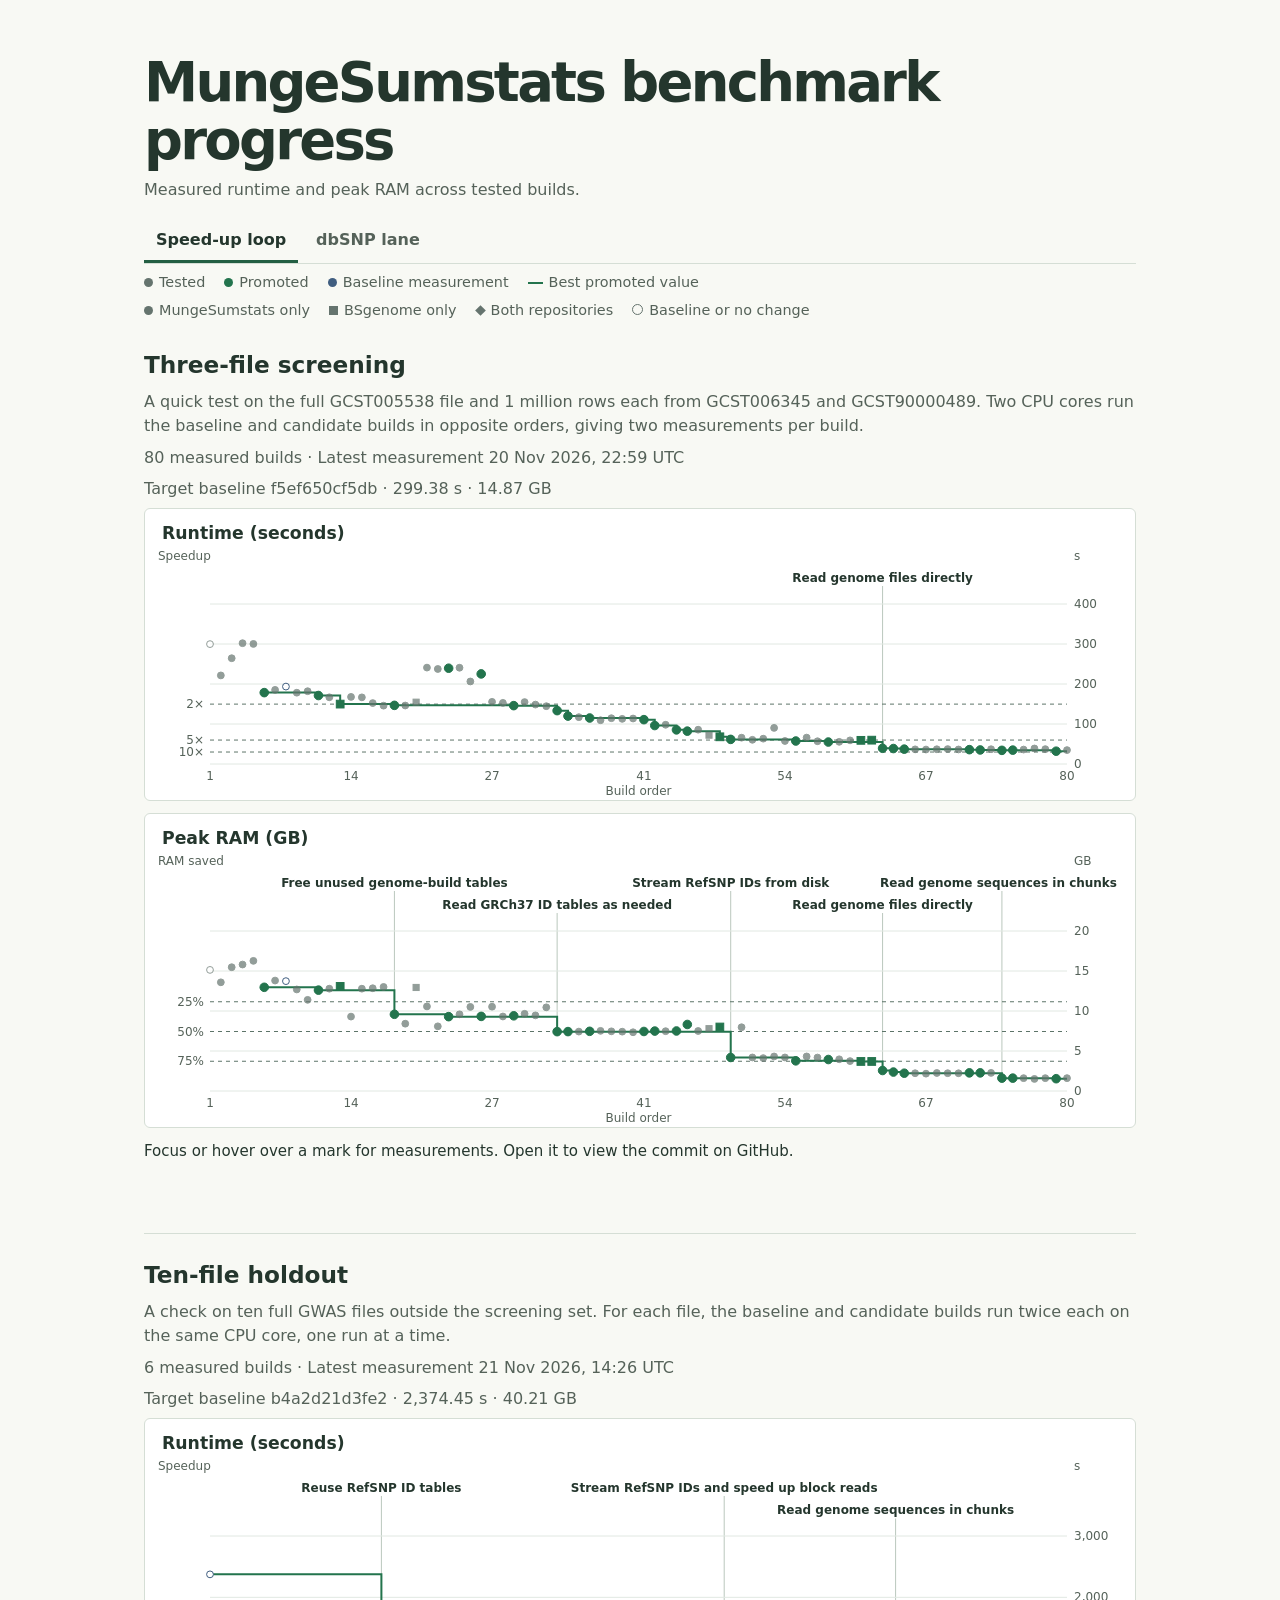
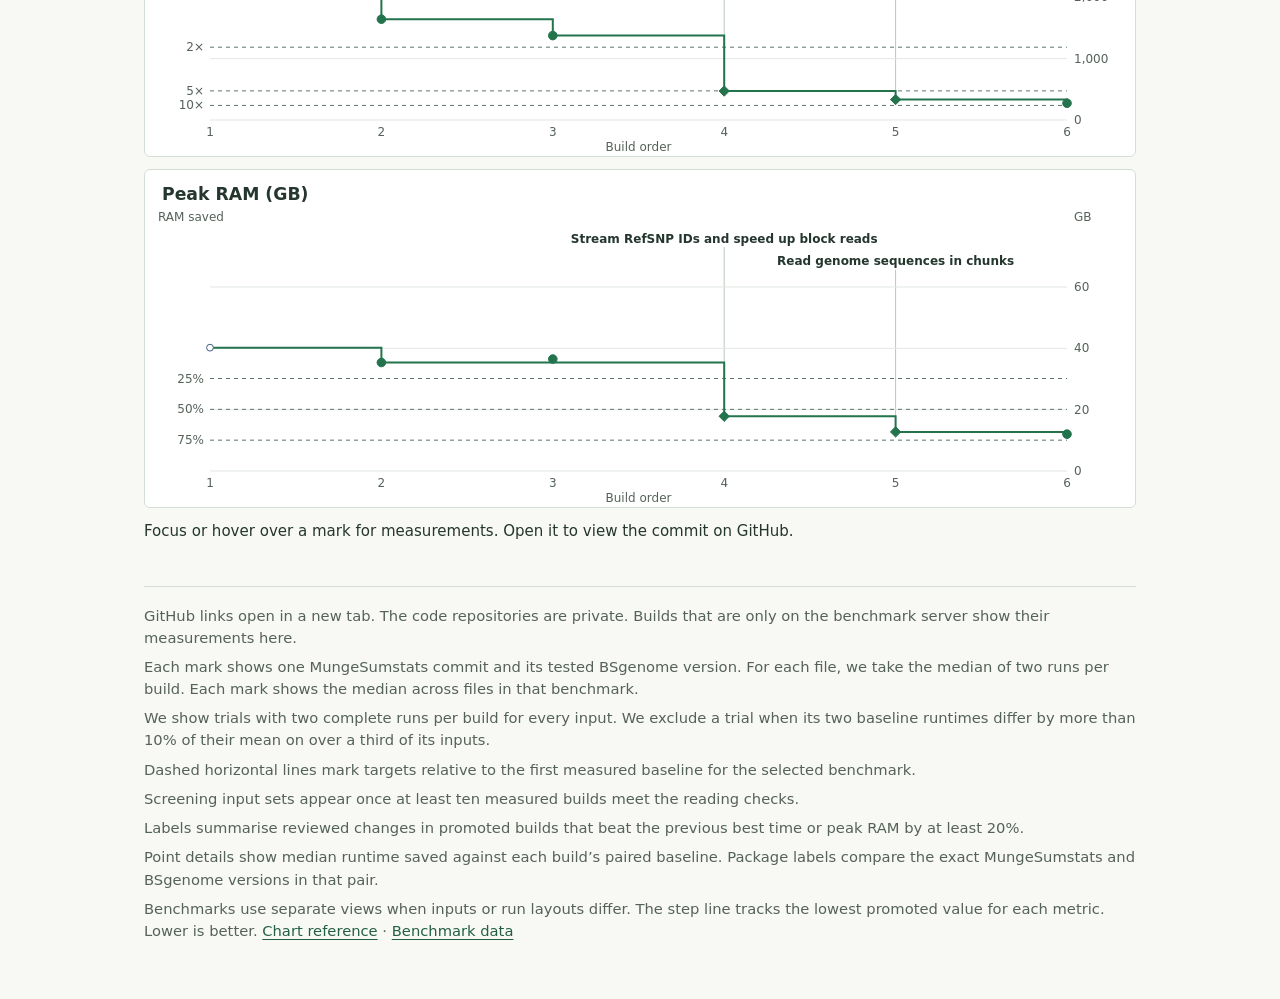
<file: mungesumstats/index.html>
<!doctype html>
<html lang="en">
<head>
  <meta charset="utf-8">
  <meta name="viewport" content="width=device-width, initial-scale=1">
  <meta name="description" content="Measured MungeSumstats runtime and peak memory across autoresearch benchmarks.">
  <title>MungeSumstats benchmark progress | Jay Alexander Moore</title>
  <style>
    :root { color-scheme:light; --paper:#f8f9f4; --ink:#24362d; --muted:#556259; --rule:#d5ded5; --green:#235f43; --kept:#23744d; --dot:#65746e; }
    * { box-sizing:border-box; }
    body { margin:0; background:var(--paper); color:var(--ink); font:16px/1.5 system-ui,sans-serif; }
    main { max-width:1040px; padding:40px 24px 50px; margin:auto; }
    a { color:var(--green); text-underline-offset:3px; }
    h1 { margin:14px 0 5px; font-size:clamp(2rem,5.8vw,3.4rem); line-height:1.07; letter-spacing:-.05em; }
    p { margin:.45rem 0; }
    .sub,.meta,.methods { color:var(--muted); }
    .benchmark { margin-top:26px; }
    .benchmark + .benchmark { margin-top:35px; padding-top:24px; border-top:1px solid var(--rule); }
    .benchmark h2 { margin:0 0 4px; font-size:1.45rem; }
    .toolbar { display:flex; flex-wrap:wrap; align-items:center; gap:9px 16px; margin:8px 0 6px; }
    label { font-weight:650; }
    select { color:var(--ink); font:inherit; background:white; border:1px solid #9dac9f; border-radius:4px; padding:6px 10px; max-width:100%; }
    .legend { display:flex; flex-wrap:wrap; gap:5px 19px; margin:8px 0 14px; color:var(--muted); font-size:.9rem; }
    .legend span::before { content:""; display:inline-block; width:9px; height:9px; border-radius:50%; margin-right:6px; background:var(--dot); }
    .legend + .legend { margin-top:-7px; }
    .legend .square::before { border-radius:0; }
    .legend .diamond::before { border-radius:0; transform:rotate(45deg) scale(.84); }
    .legend .ring::before { border:1px solid var(--dot); background:transparent; }
    .legend .kept::before { background:var(--kept); }
    .legend .reference::before { background:#405e80; }
    .legend .best::before { border-radius:0; width:15px; height:2px; vertical-align:middle; background:var(--kept); }
    .plot { background:white; border:1px solid var(--rule); border-radius:6px; margin:0 0 12px; padding:12px 12px 2px; }
    .plot h3 { margin:0 0 1px 5px; font-size:1.08rem; }
    svg { width:100%; height:calc(var(--plot-height,222px) + var(--annotation-height,0px)); display:block; overflow:visible; }
    #holdout .plot svg { --plot-height:246px; }
    svg text { font:12px system-ui,sans-serif; fill:var(--muted); }
    svg .change-label { fill:var(--ink); font-weight:650; paint-order:stroke; stroke:white; stroke-width:3px; stroke-linejoin:round; pointer-events:none; }
    svg .point { cursor:pointer; }
    svg .point:focus-visible .point-mark, svg .point.selected .point-mark { stroke:#132d21; stroke-width:2.2px; }
    svg .point:focus-visible { outline:none; }
    .detail { min-height:3.6rem; margin:9px 0; color:var(--ink); font-size:.94rem; }
    .methods { font-size:.92rem; border-top:1px solid var(--rule); padding-top:10px; }
    .tabs { display:flex; gap:6px; margin:18px 0 4px; border-bottom:1px solid var(--rule); }
    .tabs button { font:inherit; font-weight:650; color:var(--muted); background:none; border:0; border-bottom:3px solid transparent; padding:8px 12px; cursor:pointer; }
    .tabs button[aria-selected="true"] { color:var(--ink); border-bottom-color:var(--green); }
    .tabs button:focus-visible { outline:2px solid var(--green); outline-offset:2px; }
    .table-wrap { overflow-x:auto; background:white; border:1px solid var(--rule); border-radius:6px; margin:10px 0 14px; }
    table { border-collapse:collapse; width:100%; font-size:.9rem; }
    th, td { text-align:left; padding:7px 10px; border-bottom:1px solid #e7ece7; vertical-align:top; }
    th { color:var(--muted); font-weight:650; white-space:nowrap; }
    td.num, th.num { text-align:right; font-variant-numeric:tabular-nums; white-space:nowrap; }
    tr:last-child td { border-bottom:0; }
    .verdict-better { color:var(--kept); font-weight:650; }
    .verdict-worse, .verdict-wrong, .verdict-fail, .verdict-fail-speed { color:#9a3b2e; font-weight:650; }
    .small { font-size:.84rem; color:var(--muted); }
    .legend span.series::before { background:var(--c); }
    .legend span.series.square::before { border-radius:0; }
    .legend span.series.diamond::before { border-radius:0; transform:rotate(45deg) scale(.84); }
    .legend span.series.triangle::before { border-radius:0; background:none; width:0; height:0; border-left:5px solid transparent; border-right:5px solid transparent; border-bottom:9px solid var(--c); }
    .legend span.series.cross::before { content:"×"; width:auto; height:auto; background:none; color:var(--c); font-weight:700; margin-right:5px; }
    .legend .snplocs::before { border-radius:0; width:15px; height:0; border-top:2px dashed #405e80; background:none; vertical-align:middle; }
    @media(max-width:520px) { main { padding:23px 12px 34px; } .plot { padding:9px 5px 1px; } svg { --plot-height:197px; } #holdout .plot svg { --plot-height:217px; } }
  </style>
  <script src="progress.js?v=inline-labels" defer></script>
  <script src="dbsnp.js?v=4" defer></script>
  <script src="tabs.js?v=1" defer></script>
</head>
<body>
  <main>
    <h1>MungeSumstats benchmark progress</h1>
    <p class="sub">Measured runtime and peak RAM across tested builds.</p>
    <div class="tabs" role="tablist" aria-label="Benchmark views">
      <button role="tab" id="tab-loop" aria-controls="loop" aria-selected="true">Speed-up loop</button>
      <button role="tab" id="tab-dbsnp" aria-controls="dbsnp" aria-selected="false" tabindex="-1">dbSNP lane</button>
    </div>
    <div id="loop" role="tabpanel" aria-labelledby="tab-loop">
    <div class="legend" aria-label="Benchmark status by colour">
      <span>Tested</span><span class="kept">Promoted</span><span class="reference">Baseline measurement</span>
      <span class="best">Best promoted value</span>
    </div>
    <div class="legend" aria-label="Repository changed by marker shape">
      <span>MungeSumstats only</span><span class="square">BSgenome only</span>
      <span class="diamond">Both repositories</span><span class="ring">Baseline or no change</span>
    </div>
    <section class="benchmark" id="screening" aria-labelledby="screening-title">
      <h2 id="screening-title">Three-file screening</h2>
      <p class="sub">A quick test on the full GCST005538 file and 1 million rows each from GCST006345 and GCST90000489. Two CPU cores run the baseline and candidate builds in opposite orders, giving two measurements per build.</p>
      <div class="toolbar">
        <span data-cohort-picker hidden>
          <label for="screening-cohort">Screening input set</label>
          <select id="screening-cohort" disabled></select>
        </span>
        <span data-meta class="meta">Loading measurements…</span>
      </div>
      <p class="meta" data-baseline></p>
      <section class="plot" aria-labelledby="screening-runtime-title">
        <h3 id="screening-runtime-title">Runtime (seconds)</h3>
        <svg data-runtime role="group" aria-labelledby="screening-runtime-title"></svg>
      </section>
      <section class="plot" aria-labelledby="screening-ram-title">
        <h3 id="screening-ram-title">Peak RAM (GB)</h3>
        <svg data-ram role="group" aria-labelledby="screening-ram-title"></svg>
      </section>
      <p class="detail" data-detail aria-live="polite">Focus or hover over a mark for measurements.</p>
    </section>
    <section class="benchmark" id="holdout" aria-labelledby="holdout-title">
      <h2 id="holdout-title">Ten-file holdout</h2>
      <p class="sub">A check on ten full GWAS files outside the screening set. For each file, the baseline and candidate builds run twice each on the same CPU core, one run at a time.</p>
      <div class="toolbar">
        <span data-cohort-picker hidden>
          <label for="holdout-cohort">Larger input set</label>
          <select id="holdout-cohort" disabled></select>
        </span>
        <span data-meta class="meta">Loading measurements…</span>
      </div>
      <p class="meta" data-baseline></p>
      <section class="plot" aria-labelledby="holdout-runtime-title">
        <h3 id="holdout-runtime-title">Runtime (seconds)</h3>
        <svg data-runtime role="group" aria-labelledby="holdout-runtime-title"></svg>
      </section>
      <section class="plot" aria-labelledby="holdout-ram-title">
        <h3 id="holdout-ram-title">Peak RAM (GB)</h3>
        <svg data-ram role="group" aria-labelledby="holdout-ram-title"></svg>
      </section>
      <p class="detail" data-detail aria-live="polite">Focus or hover over a mark for measurements.</p>
    </section>
    <div class="methods">
      <p>GitHub links open in a new tab. The code repositories are private. Builds that are only on the benchmark server show their measurements here.</p>
      <p>Each mark shows one MungeSumstats commit and its tested BSgenome version. For each file, we take the median of two runs per build. Each mark shows the median across files in that benchmark.</p>
      <p>We show trials with two complete runs per build for every input. We exclude a trial when its two baseline runtimes differ by more than 10% of their mean on over a third of its inputs.</p>
      <p>Dashed horizontal lines mark targets relative to the first measured baseline for the selected benchmark.</p>
      <p>Screening input sets appear once at least ten measured builds meet the reading checks.</p>
      <p>Labels summarise reviewed changes in promoted builds that beat the previous best time or peak RAM by at least 20%.</p>
      <p>Point details show median runtime saved against each build’s paired baseline. Package labels compare the exact MungeSumstats and BSgenome versions in that pair.</p>
      <p>Benchmarks use separate views when inputs or run layouts differ. The step line tracks the lowest promoted value for each metric. Lower is better. <a href="https://github.com/karpathy/autoresearch/blob/master/progress.png">Chart reference</a> · <a href="progress.json">Benchmark data</a></p>
    </div>
    </div>
    <div id="dbsnp" role="tabpanel" aria-labelledby="tab-dbsnp" hidden>
      <section class="benchmark" aria-labelledby="dbsnp-title">
        <h2 id="dbsnp-title">dbSNP reference lane</h2>
        <p class="sub">Ways to hold dbSNP so that MungeSumstats looks up rs ids faster, in less RAM, and can be rebuilt for each new dbSNP release. Each branch is one storage approach. A turn is one change, then a screen: identical output to the SNPlocs packages on the edge-case and build-inference inputs, then a timed lookup of 1 million rs ids.</p>
        <p class="meta" data-dbsnp-meta>Loading the lane…</p>
        <h3>Branches</h3>
        <div class="table-wrap"><table data-dbsnp-branches>
          <thead><tr><th>Branch</th><th>Approach</th><th>Stage</th><th class="num">Turns</th><th class="num">Better</th><th class="num">Best cold s</th><th class="num">Best GB</th><th>Gate A</th><th class="num">157 cold s</th><th class="num">157 GB</th></tr></thead>
          <tbody></tbody></table></div>
        <p class="meta">Sorted by best cold time. Darker green is faster or uses less RAM, relative to the other branches. The 157 columns test the best commit of each branch on dbSNP 157 against SNPlocs 157, on ICL Neuro (not isolated).</p>
        <div class="legend" data-dbsnp-legend aria-label="Branch by colour and marker"></div>
        <div class="legend"><span class="ring">Turn not better than the branch's best</span><span class="snplocs">SNPlocs baseline</span></div>
        <section class="plot" aria-labelledby="dbsnp-runtime-title">
          <h3 id="dbsnp-runtime-title">Cold lookup of 1M ids (seconds)</h3>
          <svg data-dbsnp-runtime role="group" aria-labelledby="dbsnp-runtime-title"></svg>
        </section>
        <section class="plot" aria-labelledby="dbsnp-ram-title">
          <h3 id="dbsnp-ram-title">Peak RAM (GB)</h3>
          <svg data-dbsnp-ram role="group" aria-labelledby="dbsnp-ram-title"></svg>
        </section>
        <p class="detail" data-dbsnp-detail aria-live="polite">Focus or hover over a mark for its turn.</p>
        <h3>Turns</h3>
        <div class="table-wrap"><table data-dbsnp-turns>
          <thead><tr><th>UTC</th><th>Branch</th><th>Kind</th><th>Output</th><th class="num">Cold s</th><th class="num">GB</th><th class="num">Time ratio</th><th class="num">RAM ratio</th><th>Verdict</th><th>Change</th></tr></thead>
          <tbody></tbody></table></div>
        <div class="methods">
          <p>The comparator is the SNPlocs package for dbSNP 155, called as MungeSumstats 1.21.4 calls it. Output must match it row for row, after the stable sort the package applies; any difference makes a turn wrong whatever its speed.</p>
          <p>Cold runs drop the table and genome files from page cache first. Each screen times the candidate twice, between two reference runs. Ratios are candidate over the branch's previous best, or over SNPlocs before a branch has one. A turn is better when time or RAM falls by more than 3% (or the reference's own spread) and neither rises.</p>
          <p>Holdout studies are not named here. <a href="dbsnp.json">Lane data</a></p>
        </div>
      </section>
    </div>
  </main>
</body>
</html>
</file>
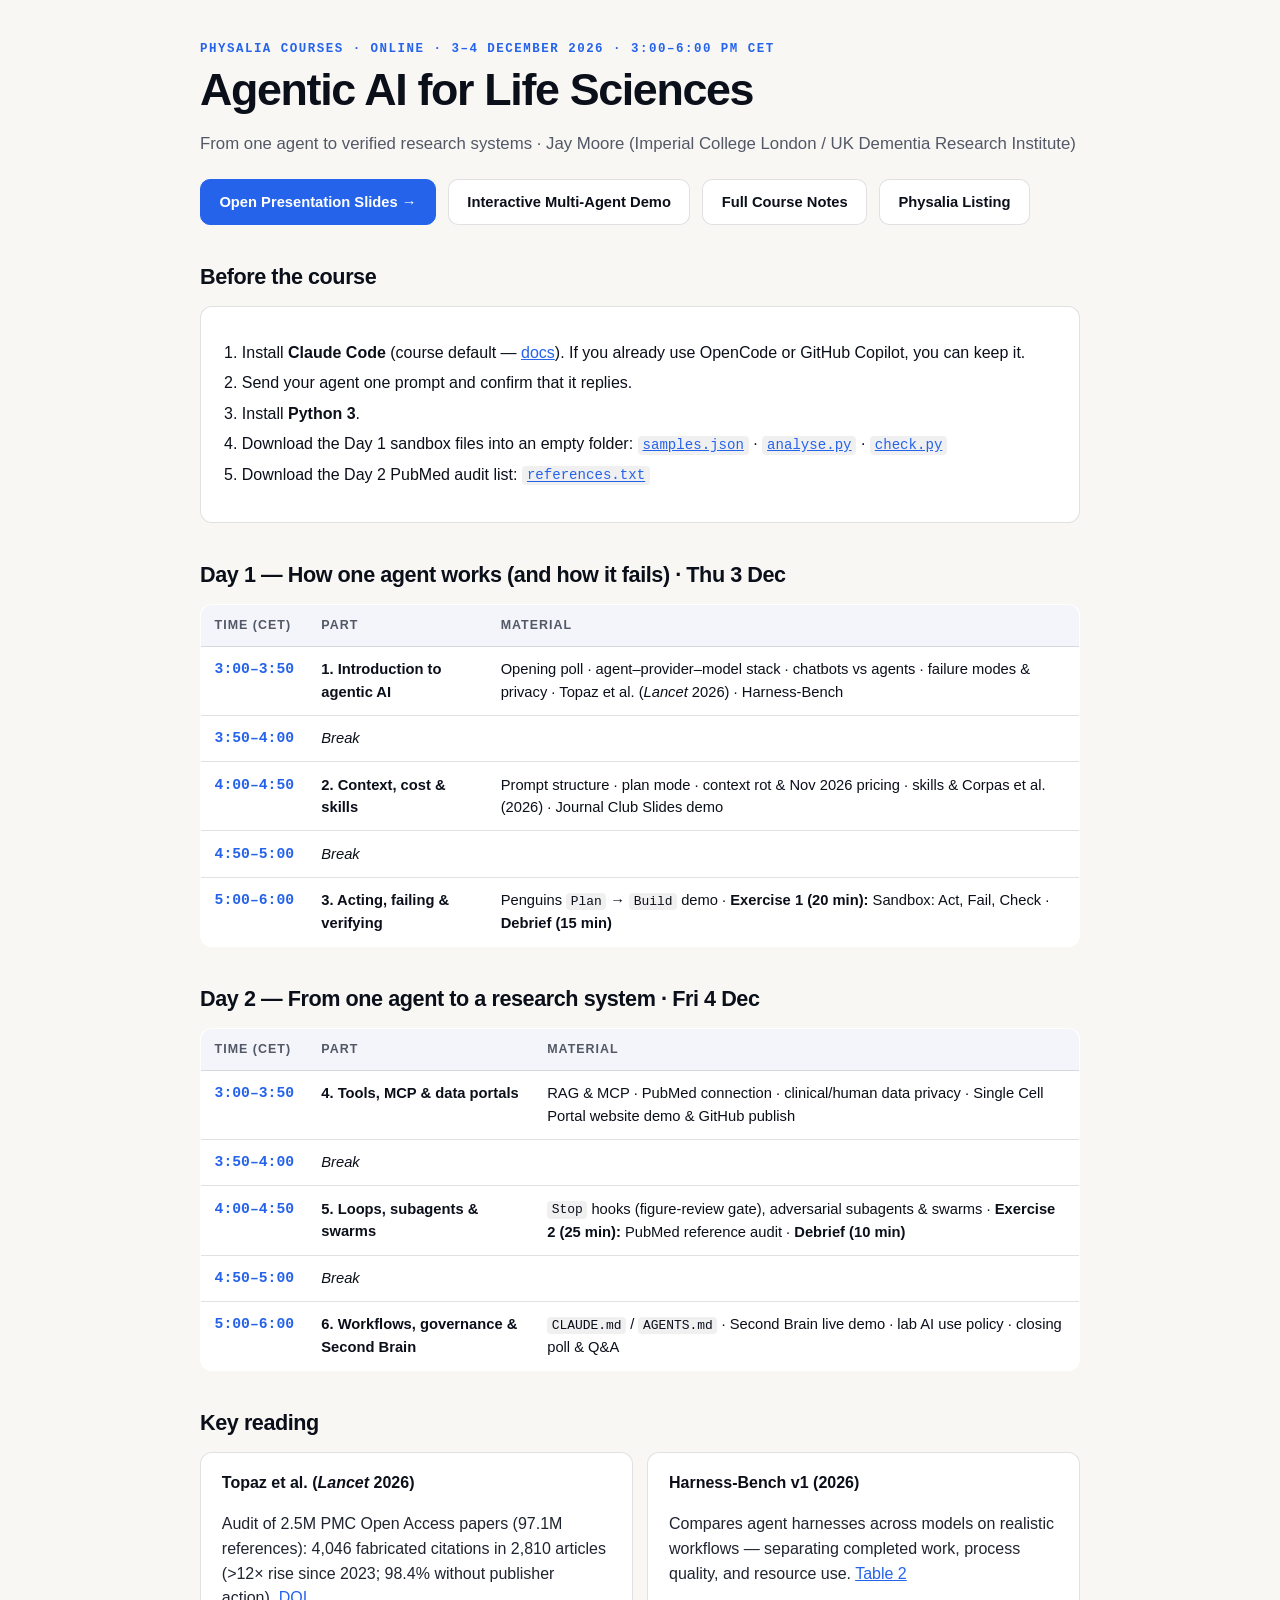
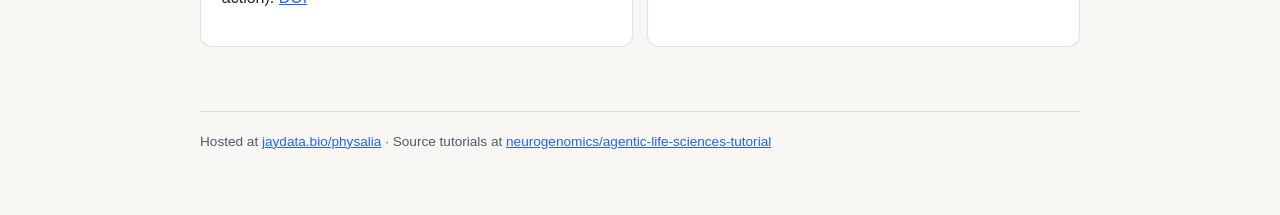
<file: physalia/index.html>
<!doctype html>
<html lang="en">
<head>
<meta charset="utf-8">
<meta name="viewport" content="width=device-width,initial-scale=1">
<title>Agentic AI for Life Sciences · Physalia · 3–4 December 2026</title>
<style>
  :root {
    --ink: #0b0f1a;
    --muted: #525866;
    --paper: #f8f7f4;
    --card: #ffffff;
    --accent: #2563eb;
    --accent-soft: #e0e7ff;
    --line: rgba(11, 15, 26, 0.12);
  }
  * { box-sizing: border-box; }
  body {
    margin: 0;
    font-family: -apple-system, BlinkMacSystemFont, "Segoe UI", Inter, "Helvetica Neue", sans-serif;
    color: var(--ink);
    background: var(--paper);
    line-height: 1.55;
  }
  .wrap { max-width: 920px; margin: 0 auto; padding: 2.5rem 1.25rem 4rem; }
  .meta {
    font-family: "JetBrains Mono", ui-monospace, SFMono-Regular, monospace;
    font-size: 0.78rem;
    color: var(--accent);
    letter-spacing: 0.12em;
    text-transform: uppercase;
    font-weight: 700;
  }
  h1 { font-size: clamp(2rem, 4vw, 2.8rem); letter-spacing: -0.03em; margin: 0.35rem 0 0.5rem; line-height: 1.1; }
  h2 { font-size: 1.35rem; letter-spacing: -0.02em; margin: 2.2rem 0 0.75rem; }
  p { color: #1f2430; }
  .sub { color: var(--muted); font-size: 1.05rem; margin-bottom: 1.4rem; }
  .actions { display: flex; flex-wrap: wrap; gap: 0.75rem; margin: 1.25rem 0 2rem; }
  .btn {
    display: inline-block;
    padding: 0.65rem 1.15rem;
    border-radius: 10px;
    font-weight: 700;
    font-size: 0.92rem;
    text-decoration: none;
    border: 1px solid var(--line);
    background: var(--card);
    color: var(--ink);
  }
  .btn.primary { background: var(--accent); color: #fff; border-color: var(--accent); }
  .btn:hover { opacity: 0.92; }
  .card {
    background: var(--card);
    border: 1px solid var(--line);
    border-radius: 12px;
    padding: 1.15rem 1.3rem;
    margin-bottom: 1rem;
  }
  .grid { display: grid; grid-template-columns: repeat(auto-fit, minmax(260px, 1fr)); gap: 0.9rem; }
  table { width: 100%; border-collapse: collapse; background: var(--card); border: 1px solid var(--line); border-radius: 12px; overflow: hidden; font-size: 0.92rem; }
  th, td { padding: 0.7rem 0.85rem; text-align: left; border-bottom: 1px solid var(--line); vertical-align: top; }
  th { font-size: 0.78rem; text-transform: uppercase; letter-spacing: 0.08em; color: var(--muted); background: #f3f5fa; }
  tr:last-child td { border-bottom: none; }
  td:first-child { font-family: "JetBrains Mono", ui-monospace, monospace; color: var(--accent); font-weight: 700; white-space: nowrap; }
  code { font-family: "JetBrains Mono", ui-monospace, monospace; background: rgba(11,15,26,0.06); padding: 0.1em 0.35em; border-radius: 4px; font-size: 0.88em; }
  a { color: var(--accent); }
  ul, ol { padding-left: 1.25rem; }
  li { margin-bottom: 0.35rem; }
  footer { margin-top: 3rem; font-size: 0.85rem; color: var(--muted); border-top: 1px solid var(--line); padding-top: 1.2rem; }
</style>
</head>
<body>
<div class="wrap">
  <div class="meta">Physalia Courses · Online · 3–4 December 2026 · 3:00–6:00 PM CET</div>
  <h1>Agentic AI for Life Sciences</h1>
  <p class="sub">From one agent to verified research systems · Jay Moore (Imperial College London / UK Dementia Research Institute)</p>

  <div class="actions">
    <a class="btn primary" href="./slides.html">Open Presentation Slides →</a>
    <a class="btn" href="./multi-agent-demo.html">Interactive Multi-Agent Demo</a>
    <a class="btn" href="https://neurogenomics.github.io/agentic-life-sciences-tutorial/workshops/agentic-ai-for-life-sciences-physalia-3-4-december-2026/">Full Course Notes</a>
    <a class="btn" href="https://www.physalia-courses.org/courses-workshops/agentic-ai/">Physalia Listing</a>
  </div>

  <h2>Before the course</h2>
  <div class="card">
    <ol>
      <li>Install <strong>Claude Code</strong> (course default — <a href="https://docs.anthropic.com/en/docs/claude-code">docs</a>). If you already use OpenCode or GitHub Copilot, you can keep it.</li>
      <li>Send your agent one prompt and confirm that it replies.</li>
      <li>Install <strong>Python 3</strong>.</li>
      <li>Download the Day 1 sandbox files into an empty folder:
        <a href="./sandbox-demo/samples.json" download><code>samples.json</code></a> ·
        <a href="./sandbox-demo/analyse.py" download><code>analyse.py</code></a> ·
        <a href="./sandbox-demo/check.py" download><code>check.py</code></a>
      </li>
      <li>Download the Day 2 PubMed audit list:
        <a href="./pubmed-demo/references.txt" download><code>references.txt</code></a>
      </li>
    </ol>
  </div>

  <h2>Day 1 — How one agent works (and how it fails) · Thu 3 Dec</h2>
  <table>
    <thead><tr><th>Time (CET)</th><th>Part</th><th>Material</th></tr></thead>
    <tbody>
      <tr><td>3:00–3:50</td><td><strong>1. Introduction to agentic AI</strong></td><td>Opening poll · agent–provider–model stack · chatbots vs agents · failure modes &amp; privacy · Topaz et al. (<em>Lancet</em> 2026) · Harness-Bench</td></tr>
      <tr><td>3:50–4:00</td><td><em>Break</em></td><td></td></tr>
      <tr><td>4:00–4:50</td><td><strong>2. Context, cost &amp; skills</strong></td><td>Prompt structure · plan mode · context rot &amp; Nov 2026 pricing · skills &amp; Corpas et al. (2026) · Journal Club Slides demo</td></tr>
      <tr><td>4:50–5:00</td><td><em>Break</em></td><td></td></tr>
      <tr><td>5:00–6:00</td><td><strong>3. Acting, failing &amp; verifying</strong></td><td>Penguins <code>Plan</code> → <code>Build</code> demo · <strong>Exercise 1 (20 min):</strong> Sandbox: Act, Fail, Check · <strong>Debrief (15 min)</strong></td></tr>
    </tbody>
  </table>

  <h2>Day 2 — From one agent to a research system · Fri 4 Dec</h2>
  <table>
    <thead><tr><th>Time (CET)</th><th>Part</th><th>Material</th></tr></thead>
    <tbody>
      <tr><td>3:00–3:50</td><td><strong>4. Tools, MCP &amp; data portals</strong></td><td>RAG &amp; MCP · PubMed connection · clinical/human data privacy · Single Cell Portal website demo &amp; GitHub publish</td></tr>
      <tr><td>3:50–4:00</td><td><em>Break</em></td><td></td></tr>
      <tr><td>4:00–4:50</td><td><strong>5. Loops, subagents &amp; swarms</strong></td><td><code>Stop</code> hooks (figure-review gate), adversarial subagents &amp; swarms · <strong>Exercise 2 (25 min):</strong> PubMed reference audit · <strong>Debrief (10 min)</strong></td></tr>
      <tr><td>4:50–5:00</td><td><em>Break</em></td><td></td></tr>
      <tr><td>5:00–6:00</td><td><strong>6. Workflows, governance &amp; Second Brain</strong></td><td><code>CLAUDE.md</code> / <code>AGENTS.md</code> · Second Brain live demo · lab AI use policy · closing poll &amp; Q&amp;A</td></tr>
    </tbody>
  </table>

  <h2>Key reading</h2>
  <div class="grid">
    <div class="card">
      <strong>Topaz et al. (<em>Lancet</em> 2026)</strong>
      <p>Audit of 2.5M PMC Open Access papers (97.1M references): 4,046 fabricated citations in 2,810 articles (&gt;12× rise since 2023; 98.4% without publisher action). <a href="https://doi.org/10.1016/S0140-6736(26)00603-3">DOI</a></p>
    </div>
    <div class="card">
      <strong>Harness-Bench v1 (2026)</strong>
      <p>Compares agent harnesses across models on realistic workflows — separating completed work, process quality, and resource use. <a href="https://arxiv.org/html/2605.27922v1">Table 2</a></p>
    </div>
  </div>

  <footer>
    Hosted at <a href="https://jaydata.bio/physalia/">jaydata.bio/physalia</a> · Source tutorials at <a href="https://github.com/neurogenomics/agentic-life-sciences-tutorial">neurogenomics/agentic-life-sciences-tutorial</a>
  </footer>
</div>
</body>
</html>
</file>
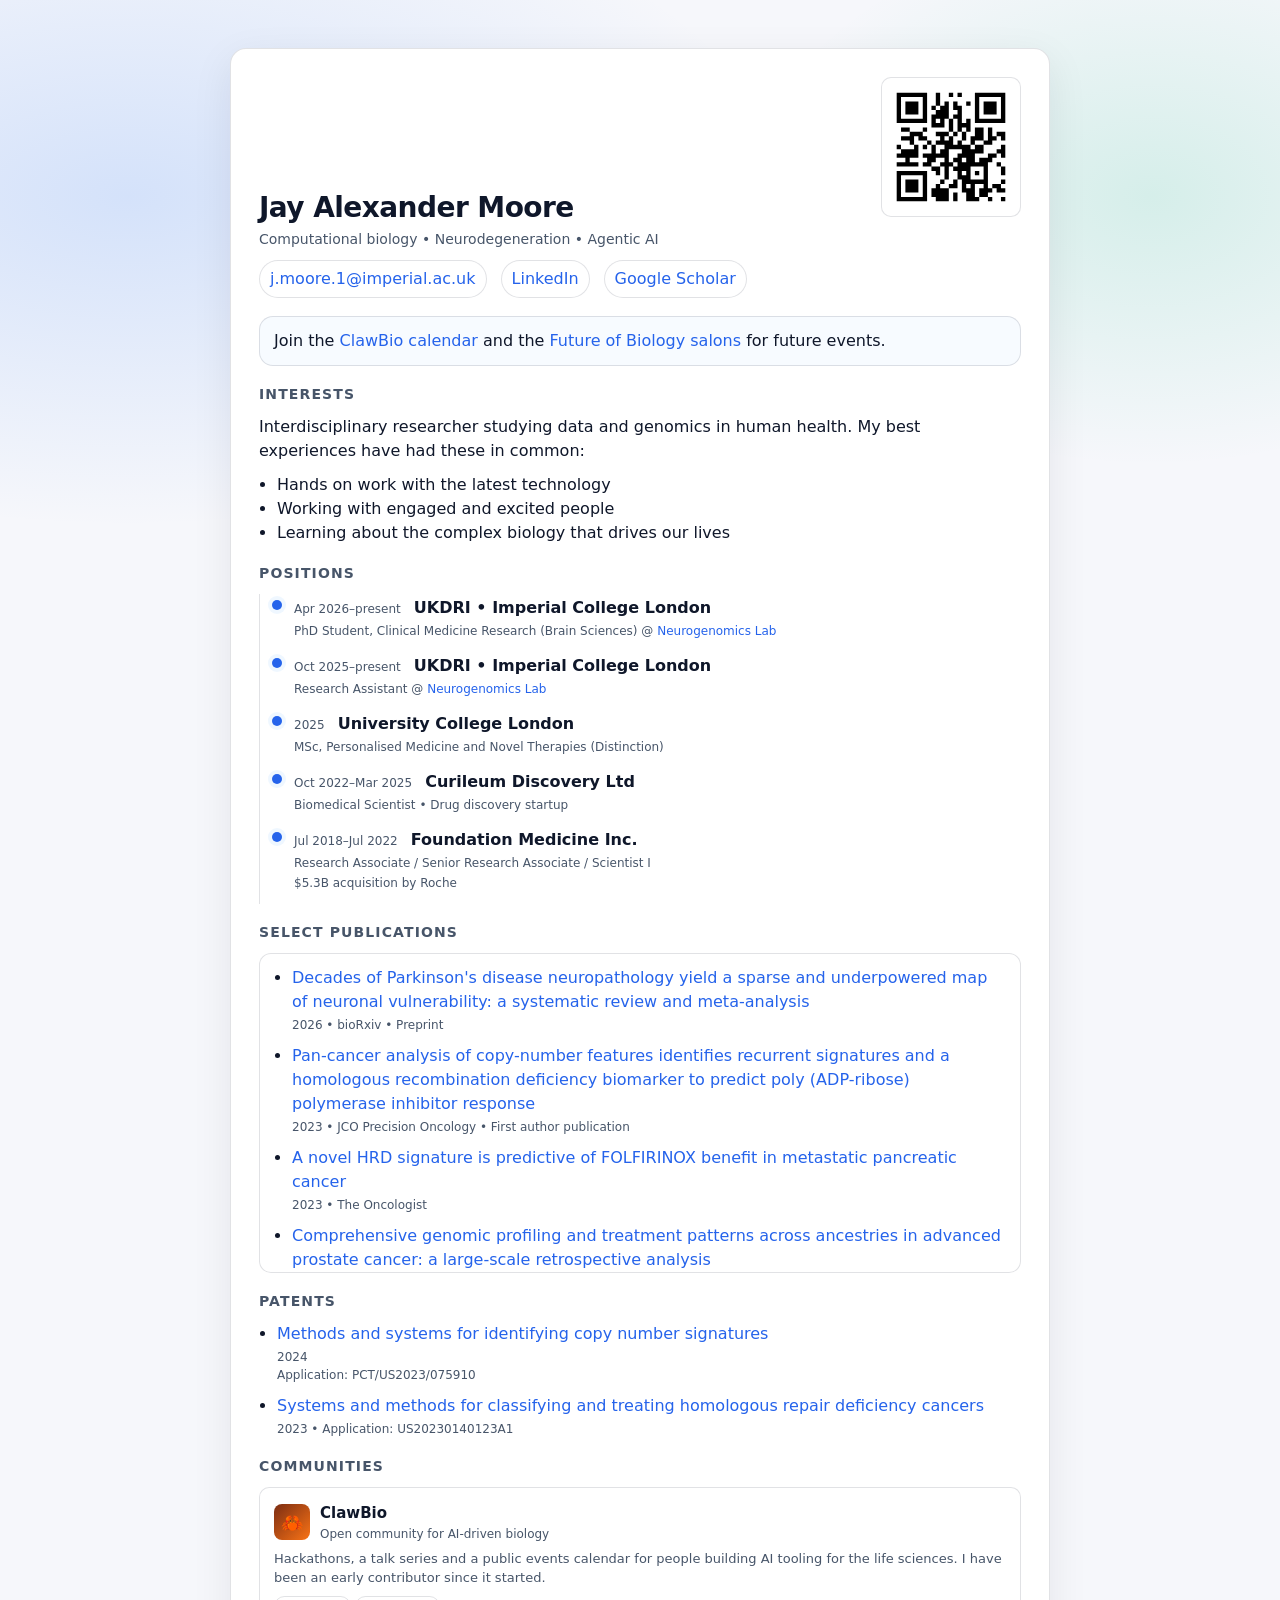
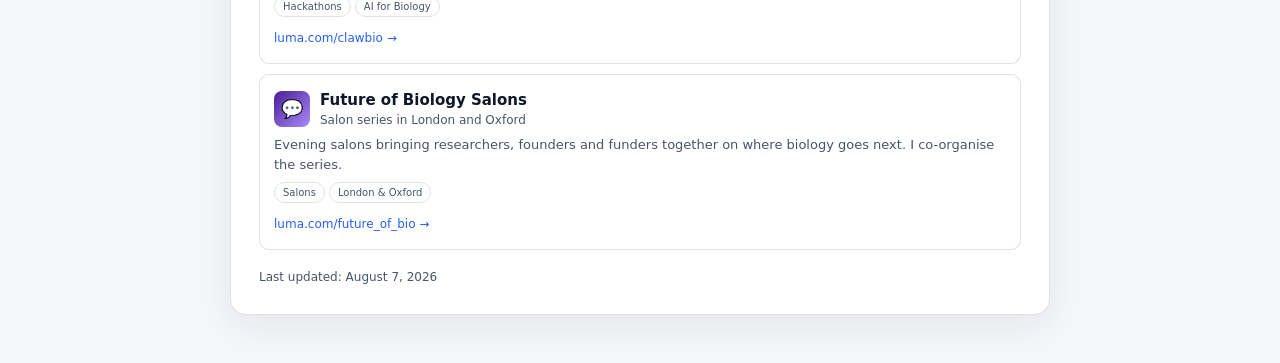
<file: .claude/worktrees/jaydata-mcp-page/index.html>
<!doctype html>
<html lang="en">
  <head>
    <meta charset="utf-8" />
    <meta name="viewport" content="width=device-width, initial-scale=1" />
    <title>Jay Alexander Moore</title>
    <meta
      name="description"
      content="Jay Alexander Moore • computational biology, cancer genomics, and neurodegeneration."
    />
    <style>
      :root {
        color-scheme: light dark;
        --bg: #0b0d12;
        --card: #111827;
        --text: #e5e7eb;
        --muted: #9ca3af;
        --link: #93c5fd;
        --border: rgba(255, 255, 255, 0.08);
        --shadow: rgba(0, 0, 0, 0.25);
      }

      @media (prefers-color-scheme: light) {
        :root {
          --bg: #f6f7fb;
          --card: #ffffff;
          --text: #0f172a;
          --muted: #475569;
          --link: #2563eb;
          --border: rgba(15, 23, 42, 0.12);
          --shadow: rgba(15, 23, 42, 0.08);
        }
      }

      * {
        box-sizing: border-box;
      }

      body {
        margin: 0;
        font-family: ui-sans-serif, system-ui, -apple-system, Segoe UI, Roboto,
          Helvetica, Arial, "Apple Color Emoji", "Segoe UI Emoji";
        background: radial-gradient(
            1200px 600px at 10% 10%,
            rgba(59, 130, 246, 0.18),
            transparent 55%
          ),
          radial-gradient(
            900px 600px at 90% 10%,
            rgba(16, 185, 129, 0.14),
            transparent 45%
          ),
          var(--bg);
        color: var(--text);
        line-height: 1.5;
      }

      main {
        min-height: 100vh;
        display: grid;
        place-items: center;
        padding: 48px 18px;
      }

      .card {
        width: min(820px, 100%);
        background: var(--card);
        border: 1px solid var(--border);
        border-radius: 16px;
        box-shadow: 0 12px 40px var(--shadow);
        padding: 28px;
      }

      header {
        display: flex;
        gap: 16px;
        align-items: baseline;
        justify-content: space-between;
        flex-wrap: wrap;
        margin-bottom: 8px;
      }

      h1 {
        font-size: 28px;
        margin: 0;
        letter-spacing: -0.02em;
      }

      .tagline {
        margin: 0;
        color: var(--muted);
        font-size: 14px;
      }

      section {
        margin-top: 18px;
      }

      h2 {
        font-size: 14px;
        margin: 0 0 10px 0;
        text-transform: uppercase;
        letter-spacing: 0.08em;
        color: var(--muted);
      }

      p {
        margin: 0 0 10px 0;
      }

      ul {
        margin: 0;
        padding-left: 18px;
      }

      a {
        color: var(--link);
        text-decoration: none;
      }
      a:hover {
        text-decoration: underline;
      }

      .links {
        display: flex;
        flex-wrap: wrap;
        gap: 10px 14px;
        padding: 0;
        list-style: none;
      }

      .links a {
        display: inline-block;
        padding: 6px 10px;
        border: 1px solid var(--border);
        border-radius: 999px;
        background: rgba(255, 255, 255, 0.02);
      }

      footer {
        margin-top: 18px;
        color: var(--muted);
        font-size: 12px;
      }

      .links-top {
        margin: 10px 0 0 0;
      }

      .qr {
        width: 140px;
        height: 140px;
        border-radius: 10px;
        background: #fff;
        padding: 6px;
        border: 1px solid var(--border);
      }

      .scrollbox {
        margin-top: 10px;
        max-height: 320px;
        overflow: auto;
        border: 1px solid var(--border);
        border-radius: 12px;
        padding: 12px 14px;
        background: rgba(255, 255, 255, 0.02);
      }

      .scrollbox h3 {
        margin: 0 0 8px 0;
        font-size: 13px;
        color: var(--text);
        letter-spacing: -0.01em;
      }

      .scrollbox ul {
        margin: 0 0 14px 0;
      }

      .scrollbox ul:last-child {
        margin-bottom: 0;
      }

      .pub {
        margin: 0;
        padding-left: 18px;
      }

      .pub li {
        margin: 0 0 10px 0;
      }

      .pub-meta {
        margin-top: 2px;
        color: var(--muted);
        font-size: 12px;
      }

      .timeline {
        list-style: none;
        margin: 0;
        padding: 0 0 0 18px;
        border-left: 1px solid var(--border);
      }

      .timeline li {
        position: relative;
        padding: 2px 0 12px 16px;
      }

      .timeline li::before {
        content: "";
        position: absolute;
        left: -6px;
        top: 6px;
        width: 10px;
        height: 10px;
        border-radius: 999px;
        background: var(--link);
        box-shadow: 0 0 0 4px rgba(147, 197, 253, 0.15);
      }

      .timeline .when {
        display: inline-block;
        font-size: 12px;
        color: var(--muted);
        margin-right: 8px;
      }

      .timeline .what {
        font-weight: 600;
      }

      .timeline .role {
        display: block;
        margin-top: 2px;
        color: var(--muted);
        font-size: 12px;
      }

      .notice {
        margin-top: 18px;
        border: 1px solid var(--border);
        border-radius: 14px;
        padding: 12px 14px;
        background: rgba(147, 197, 253, 0.08);
      }

      .notice strong {
        color: var(--text);
      }

      .product-card {
        border: 1px solid var(--border);
        border-radius: 10px;
        padding: 14px;
        margin-bottom: 10px;
        background: rgba(255, 255, 255, 0.02);
        transition: border-color 0.2s;
      }

      .product-card:last-child {
        margin-bottom: 0;
      }

      .product-card:hover {
        border-color: var(--link);
      }

      .product-header {
        display: flex;
        align-items: center;
        gap: 10px;
        margin-bottom: 6px;
      }

      .product-icon {
        width: 36px;
        height: 36px;
        border-radius: 8px;
        display: flex;
        align-items: center;
        justify-content: center;
        font-size: 18px;
        flex-shrink: 0;
      }

      .product-name {
        font-weight: 600;
        font-size: 15px;
      }

      .product-tagline {
        font-size: 12px;
        color: var(--muted);
      }

      .product-desc {
        font-size: 13px;
        color: var(--muted);
        margin-bottom: 8px;
      }

      .product-tags {
        display: flex;
        gap: 4px;
        flex-wrap: wrap;
        margin-bottom: 8px;
      }

      .product-tags span {
        font-size: 10px;
        padding: 2px 8px;
        border-radius: 20px;
        border: 1px solid var(--border);
        color: var(--muted);
      }

      .product-link {
        font-size: 12px;
        font-weight: 500;
      }
    </style>
  </head>
  <body>
    <main>
      <div class="card">
        <header>
          <div>
            <h1>Jay Alexander Moore</h1>
            <p class="tagline">Computational biology • Neurodegeneration • Agentic AI</p>
            <ul class="links links-top">
              <li><a href="mailto:j.moore.1@imperial.ac.uk">j.moore.1@imperial.ac.uk</a></li>
              <li><a href="https://www.linkedin.com/in/jay-a-moore/">LinkedIn</a></li>
              <li>
                <a href="https://scholar.google.com/citations?user=VYzvXrQAAAAJ&amp;hl=en"
                  >Google Scholar</a
                >
              </li>
            </ul>
          </div>
          <a href="https://jaydata.bio/" aria-label="Open jaydata.bio">
            <img
              class="qr"
              src="assets/qr-jaydata-bio.svg"
              alt="QR code linking to https://jaydata.bio/"
            />
          </a>
        </header>

        <section class="notice" aria-label="Announcement">
          Join the <a href="https://luma.com/clawbio" target="_blank" rel="noopener noreferrer">ClawBio calendar</a>
          and the <a href="https://luma.com/future_of_bio" target="_blank" rel="noopener noreferrer">Future of Biology salons</a>
          for future events.
        </section>

        <section>
          <h2>Interests</h2>
          <p>
            Interdisciplinary researcher studying data and genomics in human health. My best experiences have
            had these in common:
          </p>
          <ul>
            <li>Hands on work with the latest technology</li>
            <li>Working with engaged and excited people</li>
            <li>Learning about the complex biology that drives our lives</li>
          </ul>
        </section>

        <section>
          <h2>Positions</h2>
          <ol class="timeline">
            <li>
              <span class="when">Apr 2026–present</span>
              <span class="what">UKDRI • Imperial College London</span>
              <span class="role"
                >PhD Student, Clinical Medicine Research (Brain Sciences) @
                <a href="https://www.neurogenomics.co.uk/">Neurogenomics Lab</a></span
              >
            </li>
            <li>
              <span class="when">Oct 2025–present</span>
              <span class="what">UKDRI • Imperial College London</span>
              <span class="role"
                >Research Assistant @ <a href="https://www.neurogenomics.co.uk/">Neurogenomics Lab</a></span
              >
            </li>
            <li>
              <span class="when">2025</span>
              <span class="what">University College London</span>
              <span class="role">MSc, Personalised Medicine and Novel Therapies (Distinction)</span>
            </li>
            <li>
              <span class="when">Oct 2022–Mar 2025</span>
              <span class="what">Curileum Discovery Ltd</span>
              <span class="role">Biomedical Scientist • Drug discovery startup</span>
            </li>
            <li>
              <span class="when">Jul 2018–Jul 2022</span>
              <span class="what">Foundation Medicine Inc.</span>
              <span class="role">Research Associate / Senior Research Associate / Scientist I</span>
              <span class="role">$5.3B acquisition by Roche</span>
            </li>
          </ol>
        </section>

        <section>
          <h2>Select Publications</h2>
          <div class="scrollbox" role="region" aria-label="Publications and patents">
            <ul class="pub">
              <li>
                <a
                  href="https://doi.org/10.64898/2026.05.13.724902"
                  target="_blank"
                  rel="noopener noreferrer"
                  >Decades of Parkinson's disease neuropathology yield a sparse and underpowered map of
                  neuronal vulnerability: a systematic review and meta-analysis</a
                >
                <div class="pub-meta">
                  2026 • bioRxiv • Preprint
                </div>
              </li>
              <li>
                <a
                  href="https://doi.org/10.1200/PO.23.00093"
                  target="_blank"
                  rel="noopener noreferrer"
                  >Pan-cancer analysis of copy-number features identifies recurrent signatures and a homologous
                  recombination deficiency biomarker to predict poly (ADP-ribose) polymerase inhibitor
                  response</a
                >
                <div class="pub-meta">
                  2023 • JCO Precision Oncology • First author publication
                </div>
              </li>
              <li>
                <a
                  href="https://doi.org/10.1093/oncolo/oyad046"
                  target="_blank"
                  rel="noopener noreferrer"
                  >A novel HRD signature is predictive of FOLFIRINOX benefit in metastatic pancreatic cancer</a
                >
                <div class="pub-meta">
                  2023 • The Oncologist
                </div>
              </li>
              <li>
                <a
                  href="https://doi.org/10.1016/S2589-7500%2823%2900096-2"
                  target="_blank"
                  rel="noopener noreferrer"
                  >Comprehensive genomic profiling and treatment patterns across ancestries in advanced prostate
                  cancer: a large-scale retrospective analysis</a
                >
                <div class="pub-meta">
                  2023 • The Lancet Digital Health
                </div>
              </li>
              <li>
                <a
                  href="https://doi.org/10.1158/2159-8290.CD-22-0620"
                  target="_blank"
                  rel="noopener noreferrer"
                  >Integrative analysis of a large real-world cohort of small cell lung cancer identifies distinct
                  genetic subtypes and insights into histologic transformation</a
                >
                <div class="pub-meta">
                  2023 • Cancer Discovery
                </div>
              </li>
              <li>
                <a
                  href="https://doi.org/10.1093/jnci/djac075"
                  target="_blank"
                  rel="noopener noreferrer"
                  >The molecular landscape of pancreatobiliary cancers for novel targeted therapies from real-world
                  genomic profiling</a
                >
                <div class="pub-meta">
                  2022 • Journal of the National Cancer Institute
                </div>
              </li>
              <li>
                <a
                  href="https://doi.org/10.1158/2159-8290.CD-20-0948"
                  target="_blank"
                  rel="noopener noreferrer"
                  >Somatic HLA class I loss is a widespread mechanism of immune evasion which refines the use of
                  tumor mutational burden as a biomarker of checkpoint inhibitor response</a
                >
                <div class="pub-meta">
                  2021 • Cancer Discovery
                </div>
              </li>
              <li>
                <a
                  href="https://doi.org/10.2217/fon-2021-0547"
                  target="_blank"
                  rel="noopener noreferrer"
                  >Prediction and characterization of diffuse large B-cell lymphoma cell-of-origin subtypes using
                  targeted sequencing</a
                >
                <div class="pub-meta">
                  2021 • Future Oncology
                </div>
              </li>
              <li>
                <a
                  href="https://scholar.google.com/scholar?q=Genomic+profiling+of+combined+hepatocellular+cholangiocarcinoma+reveals+genomics+similar+to+either+hepatocellular+carcinoma+or+cholangiocarcinoma"
                  >Genomic profiling of combined hepatocellular cholangiocarcinoma reveals genomics similar to
                  either hepatocellular carcinoma or cholangiocarcinoma</a
                >
                <div class="pub-meta">
                  2021 • JCO Precision Oncology
                </div>
              </li>
              <li>
                <a
                  href="https://scholar.google.com/scholar?q=The+Molecular+Landscape+of+Gastric+Cancers+for+Novel+Targeted+Therapies+from+Real-World+Genomic+Profiling"
                  >The Molecular Landscape of Gastric Cancers for Novel Targeted Therapies from Real-World Genomic
                  Profiling</a
                >
                <div class="pub-meta">
                  2024 • Targeted Oncology
                </div>
              </li>
              <li>
                <a
                  href="https://scholar.google.com/scholar?q=Genomic+Profiling+of+Small+Intestine+Cancers+From+a+Real-World+Data+Set+Identifies+Subgroups+With+Actionable+Alterations"
                  >Genomic Profiling of Small Intestine Cancers From a Real-World Data Set Identifies Subgroups With
                  Actionable Alterations</a
                >
                <div class="pub-meta">
                  2024 • JCO Precision Oncology
                </div>
              </li>
              <li>
                <a
                  href="https://scholar.google.com/scholar?q=Poor+prognosis+among+radiation-associated+bladder+cancer+is+defined+by+clinicogenomic+features"
                  >Poor prognosis among radiation-associated bladder cancer is defined by clinicogenomic features</a
                >
                <div class="pub-meta">
                  2024 • Cancer Research Communications
                </div>
              </li>
            </ul>
          </div>
        </section>

        <section>
          <h2>Patents</h2>
          <ul class="pub">
            <li>
              <a href="https://patents.google.com/?q=PCT%2FUS2023%2F075910"
                >Methods and systems for identifying copy number signatures</a
              >
              <div class="pub-meta">
                2024<br />
                Application: PCT/US2023/075910
              </div>
            </li>
            <li>
              <a href="https://patents.google.com/patent/US20230140123A1/en"
                >Systems and methods for classifying and treating homologous repair deficiency cancers</a
              >
              <div class="pub-meta">
                2023 • Application: US20230140123A1
              </div>
            </li>
          </ul>
        </section>

        <section>
          <h2>Communities</h2>
          <div class="product-card">
            <div class="product-header">
              <div class="product-icon" style="background: linear-gradient(135deg, #7c2d12, #f97316);">🦀</div>
              <div>
                <div class="product-name">ClawBio</div>
                <div class="product-tagline">Open community for AI-driven biology</div>
              </div>
            </div>
            <div class="product-desc">Hackathons, a talk series and a public events calendar for people building AI tooling for the life sciences. I have been an early contributor since it started.</div>
            <div class="product-tags">
              <span>Hackathons</span>
              <span>AI for Biology</span>
            </div>
            <a class="product-link" href="https://luma.com/clawbio" target="_blank" rel="noopener noreferrer">luma.com/clawbio &rarr;</a>
          </div>
          <div class="product-card">
            <div class="product-header">
              <div class="product-icon" style="background: linear-gradient(135deg, #4c1d95, #a78bfa);">💬</div>
              <div>
                <div class="product-name">Future of Biology Salons</div>
                <div class="product-tagline">Salon series in London and Oxford</div>
              </div>
            </div>
            <div class="product-desc">Evening salons bringing researchers, founders and funders together on where biology goes next. I co-organise the series.</div>
            <div class="product-tags">
              <span>Salons</span>
              <span>London &amp; Oxford</span>
            </div>
            <a class="product-link" href="https://luma.com/future_of_bio" target="_blank" rel="noopener noreferrer">luma.com/future_of_bio &rarr;</a>
          </div>
        </section>

        <footer>
          <span>Last updated: </span>
          <time datetime="2026-08-07">August 7, 2026</time>
        </footer>
      </div>
    </main>
  </body>
</html>
</file>
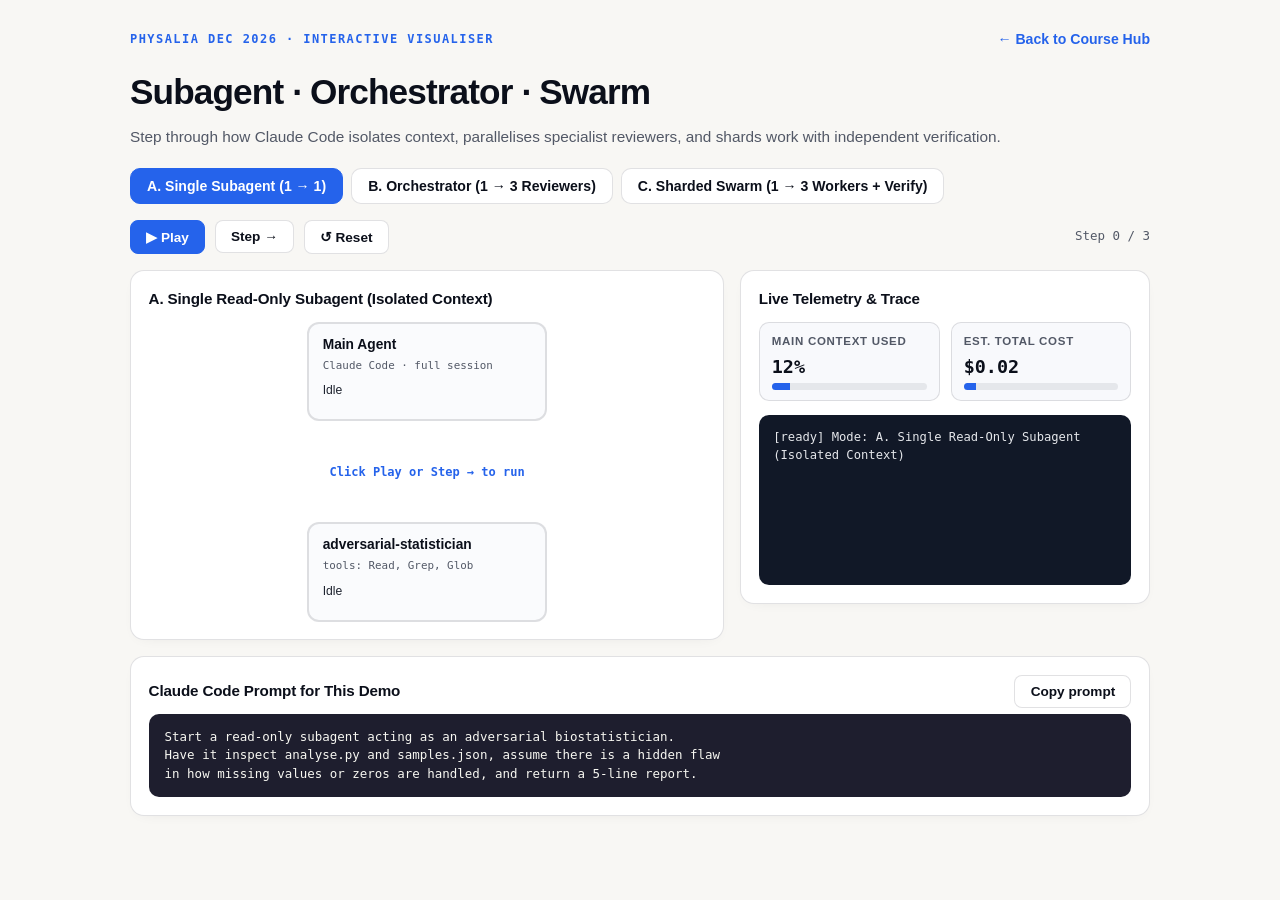
<file: physalia/multi-agent-demo.html>
<!doctype html>
<html lang="en">
<head>
<meta charset="utf-8">
<meta name="viewport" content="width=device-width,initial-scale=1">
<title>Interactive Demo: Subagent · Orchestrator · Swarm · Physalia Dec 2026</title>
<style>
  :root {
    --ink: #0b0f1a;
    --muted: #525866;
    --paper: #f8f7f4;
    --card: #ffffff;
    --accent: #2563eb;
    --accent-soft: #e0e7ff;
    --ok: #15803d;
    --ok-soft: #dcfce7;
    --warn: #b45309;
    --warn-soft: #fef3c7;
    --err: #b91c1c;
    --err-soft: #fee2e2;
    --line: rgba(11, 15, 26, 0.12);
  }
  * { box-sizing: border-box; }
  body {
    margin: 0;
    font-family: -apple-system, BlinkMacSystemFont, "Segoe UI", Inter, "Helvetica Neue", sans-serif;
    color: var(--ink);
    background: var(--paper);
    line-height: 1.5;
  }
  .wrap { max-width: 1060px; margin: 0 auto; padding: 1.8rem 1.25rem 3.5rem; }
  .top-bar { display: flex; justify-content: space-between; align-items: center; flex-wrap: wrap; gap: 0.75rem; margin-bottom: 1rem; }
  .meta { font-family: "JetBrains Mono", ui-monospace, monospace; font-size: 0.75rem; color: var(--accent); letter-spacing: 0.12em; text-transform: uppercase; font-weight: 700; }
  .back { font-size: 0.88rem; color: var(--accent); text-decoration: none; font-weight: 600; }
  h1 { font-size: clamp(1.6rem, 3vw, 2.2rem); letter-spacing: -0.025em; margin: 0.2rem 0 0.4rem; }
  .sub { color: var(--muted); margin: 0 0 1.25rem; font-size: 0.96rem; }

  .tabs { display: flex; flex-wrap: wrap; gap: 0.5rem; margin-bottom: 1rem; }
  .tab {
    padding: 0.55rem 1rem; border-radius: 10px; border: 1px solid var(--line);
    background: var(--card); color: var(--ink); font-weight: 700; font-size: 0.88rem; cursor: pointer;
  }
  .tab.active { background: var(--accent); color: #fff; border-color: var(--accent); }

  .controls { display: flex; flex-wrap: wrap; align-items: center; gap: 0.6rem; margin-bottom: 1rem; }
  .btn {
    padding: 0.5rem 0.95rem; border-radius: 8px; border: 1px solid var(--line);
    background: var(--card); color: var(--ink); font-weight: 700; font-size: 0.85rem; cursor: pointer;
  }
  .btn.primary { background: var(--accent); color: #fff; border-color: var(--accent); }
  .btn:disabled { opacity: 0.45; cursor: not-allowed; }
  .step-pill { font-family: "JetBrains Mono", ui-monospace, monospace; font-size: 0.78rem; color: var(--muted); margin-left: auto; }

  .stage-grid { display: grid; grid-template-columns: 1.45fr 1fr; gap: 1rem; align-items: start; }
  @media (max-width: 820px) { .stage-grid { grid-template-columns: 1fr; } }

  .panel { background: var(--card); border: 1px solid var(--line); border-radius: 14px; padding: 1.1rem; box-shadow: 0 4px 16px -10px rgba(11,15,26,0.12); }
  .panel h3 { margin: 0 0 0.65rem; font-size: 0.95rem; letter-spacing: -0.01em; }

  .diagram { position: relative; min-height: 300px; display: flex; flex-direction: column; justify-content: space-between; gap: 1.1rem; }
  .row { display: flex; justify-content: center; gap: 0.75rem; flex-wrap: wrap; }
  .node {
    flex: 1 1 150px; max-width: 240px; border: 2px solid var(--line); border-radius: 12px;
    padding: 0.7rem 0.85rem; background: #fafbfd; transition: all 0.3s ease;
  }
  .node.active { border-color: var(--accent); background: var(--accent-soft); box-shadow: 0 0 0 4px rgba(37,99,235,0.12); }
  .node.done { border-color: var(--ok); background: var(--ok-soft); }
  .node.warn { border-color: var(--warn); background: var(--warn-soft); }
  .node-title { font-weight: 800; font-size: 0.86rem; display: flex; justify-content: space-between; align-items: center; }
  .node-role { font-family: "JetBrains Mono", ui-monospace, monospace; font-size: 0.68rem; color: var(--muted); margin-top: 0.15rem; }
  .node-msg { font-size: 0.76rem; color: #1f2430; margin-top: 0.45rem; min-height: 2.2em; }
  .arrow-row { text-align: center; font-family: "JetBrains Mono", ui-monospace, monospace; font-size: 0.75rem; color: var(--accent); font-weight: 700; min-height: 1.2em; }

  .meters { display: grid; grid-template-columns: 1fr 1fr; gap: 0.7rem; margin-bottom: 0.9rem; }
  .meter { background: #f8f9fc; border: 1px solid var(--line); border-radius: 10px; padding: 0.65rem 0.75rem; }
  .meter-label { font-size: 0.72rem; color: var(--muted); text-transform: uppercase; letter-spacing: 0.06em; font-weight: 700; }
  .meter-val { font-family: "JetBrains Mono", ui-monospace, monospace; font-size: 1.15rem; font-weight: 800; color: var(--ink); margin: 0.15rem 0; }
  .bar { height: 7px; background: #e5e7eb; border-radius: 999px; overflow: hidden; }
  .bar-fill { height: 100%; background: var(--accent); transition: width 0.35s ease; }

  .log { font-family: "JetBrains Mono", ui-monospace, monospace; font-size: 0.76rem; background: #111827; color: #e5e7eb; border-radius: 10px; padding: 0.8rem 0.9rem; min-height: 170px; max-height: 240px; overflow-y: auto; }
  .log-line { margin-bottom: 0.38rem; }
  .log-line.ok { color: #86efac; }
  .log-line.warn { color: #fde68a; }
  .log-line.err { color: #fca5a5; }

  .prompt-box { margin-top: 1rem; }
  pre { background: #1e1e2e; color: #f8f8f2; padding: 0.85rem 1rem; border-radius: 10px; font-size: 0.78rem; overflow-x: auto; margin: 0.4rem 0 0; }
</style>
</head>
<body>
<div class="wrap">
  <div class="top-bar">
    <span class="meta">Physalia Dec 2026 · Interactive Visualiser</span>
    <a class="back" href="./">← Back to Course Hub</a>
  </div>
  <h1>Subagent · Orchestrator · Swarm</h1>
  <p class="sub">Step through how Claude Code isolates context, parallelises specialist reviewers, and shards work with independent verification.</p>

  <div class="tabs">
    <button class="tab active" data-mode="subagent">A. Single Subagent (1 → 1)</button>
    <button class="tab" data-mode="orchestrator">B. Orchestrator (1 → 3 Reviewers)</button>
    <button class="tab" data-mode="swarm">C. Sharded Swarm (1 → 3 Workers + Verify)</button>
  </div>

  <div class="controls">
    <button class="btn primary" id="btnPlay">▶ Play</button>
    <button class="btn" id="btnStep">Step →</button>
    <button class="btn" id="btnReset">↺ Reset</button>
    <span class="step-pill" id="stepPill">Step 0 / 4</span>
  </div>

  <div class="stage-grid">
    <div class="panel">
      <h3 id="diagramTitle">Architecture &amp; Message Flow</h3>
      <div class="diagram" id="diagram"></div>
    </div>

    <div class="panel">
      <h3>Live Telemetry &amp; Trace</h3>
      <div class="meters">
        <div class="meter">
          <div class="meter-label">Main Context Used</div>
          <div class="meter-val" id="ctxVal">12%</div>
          <div class="bar"><div class="bar-fill" id="ctxBar" style="width:12%"></div></div>
        </div>
        <div class="meter">
          <div class="meter-label">Est. Total Cost</div>
          <div class="meter-val" id="costVal">$0.02</div>
          <div class="bar"><div class="bar-fill" id="costBar" style="width:8%"></div></div>
        </div>
      </div>
      <div class="log" id="log"></div>
    </div>
  </div>

  <div class="panel prompt-box">
    <div style="display:flex;justify-content:space-between;align-items:center;gap:0.5rem;">
      <h3 style="margin:0;">Claude Code Prompt for This Demo</h3>
      <button class="btn" id="btnCopy">Copy prompt</button>
    </div>
    <pre id="promptText"></pre>
  </div>
</div>

<script>
const MODES = {
  subagent: {
    title: "A. Single Read-Only Subagent (Isolated Context)",
    prompt: `Start a read-only subagent acting as an adversarial biostatistician.
Have it inspect analyse.py and samples.json, assume there is a hidden flaw
in how missing values or zeros are handled, and return a 5-line report.`,
    top: [{ id: "main", title: "Main Agent", role: "Claude Code · full session" }],
    bottom: [{ id: "sub1", title: "adversarial-statistician", role: "tools: Read, Grep, Glob" }],
    steps: [
      { arrow: "↓ sends short brief (analyse.py + samples.json)", active: ["main"], done: [], ctx: 14, cost: "$0.03", costPct: 12,
        msgs: { main: "Dispatching read-only review brief…", sub1: "Waiting for brief" },
        log: { cls: "", text: "[main] Spawning subagent: adversarial-statistician (isolated context)" } },
      { arrow: "⟳ subagent reads files in its own window", active: ["sub1"], done: [], ctx: 14, cost: "$0.06", costPct: 24,
        msgs: { main: "Main context untouched (14%)", sub1: "Reading samples.json & analyse.py… spots null→0 and T1=0 trap!" },
        log: { cls: "warn", text: "[sub1] FOUND: row['value'] or 0 counts C2=null as 0 (mean 8.0 vs 12.0); warns against truthiness drop of T1=0" } },
      { arrow: "↑ returns 5-line summary only", active: ["main"], done: ["sub1"], ctx: 18, cost: "$0.08", costPct: 32,
        msgs: { main: "Received 5-line verdict; raw file reads never entered main context.", sub1: "Completed · context discarded" },
        log: { cls: "ok", text: "[main] Summary received (+4% main context vs +35% inline). Ready to fix." } }
    ]
  },
  orchestrator: {
    title: "B. Orchestrator + 3 Parallel Specialist Reviewers",
    prompt: `Act as an orchestrator. Launch three read-only subagents in parallel on this
project folder:
1. adversarial-statistician — check sample sizes, missing values, and tests
2. reproducibility-auditor — check whether someone else could rerun this cleanly
3. data-governance-reviewer — check for any sensitive data or unsafe defaults

Combine their findings into one table and highlight any disagreements.`,
    top: [{ id: "orch", title: "Orchestrator", role: "Claude Code · coordinates & synthesises" }],
    bottom: [
      { id: "r1", title: "adversarial-statistician", role: "Read, Grep, Glob" },
      { id: "r2", title: "reproducibility-auditor", role: "Read, Grep, Glob" },
      { id: "r3", title: "data-governance-reviewer", role: "Read, Grep, Glob" }
    ],
    steps: [
      { arrow: "↓ dispatches 3 independent remits in parallel", active: ["orch"], done: [], ctx: 15, cost: "$0.04", costPct: 14,
        msgs: { orch: "Fanning out to 3 read-only reviewers…", r1: "Queued", r2: "Queued", r3: "Queued" },
        log: { cls: "", text: "[orchestrator] Launching 3 parallel subagents with distinct remits" } },
      { arrow: "⟳ all 3 inspect the same repo from opposing angles", active: ["r1","r2","r3"], done: [], ctx: 15, cost: "$0.16", costPct: 55,
        msgs: { orch: "Waiting for all 3 summaries…", r1: "Flags null→0 bug & n=2 power", r2: "Flags missing seed & pinned Python version", r3: "Confirms synthetic data; flags no check.py hash" },
        log: { cls: "warn", text: "[parallel] 3 independent findings returned (each with its own context)" } },
      { arrow: "↑ synthesises findings & highlights disagreements", active: ["orch"], done: ["r1","r2","r3"], ctx: 22, cost: "$0.19", costPct: 65,
        msgs: { orch: "Table built: 2 critical fixes, 1 disagreement (drop vs impute C2).", r1: "Done", r2: "Done", r3: "Done" },
        log: { cls: "ok", text: "[orchestrator] Output is the disagreement, not false consensus." } }
    ]
  },
  swarm: {
    title: "C. Sharded Swarm (PubMed Audit on references.txt)",
    prompt: `Split references.txt into 3 shards (lines 1-5, 6-10, 11-15). Launch 3 parallel
workers, one per shard. Each worker checks its 5 references against PubMed and
writes only to results_shard_<n>.tsv. When all 3 finish, merge the TSVs and
flag every row that is not an exact title match.`,
    top: [{ id: "orch", title: "Orchestrator + Verifier", role: "Splits shards · merges · 3-round retry" }],
    bottom: [
      { id: "w1", title: "Worker 1 (refs 1–5)", role: "writes results_shard_1.tsv" },
      { id: "w2", title: "Worker 2 (refs 6–10)", role: "writes results_shard_2.tsv" },
      { id: "w3", title: "Worker 3 (refs 11–15)", role: "writes results_shard_3.tsv" }
    ],
    steps: [
      { arrow: "↓ shards references.txt (no shared output files)", active: ["orch"], done: [], ctx: 14, cost: "$0.04", costPct: 12,
        msgs: { orch: "Splitting 15 refs into 3 disjoint shards…", w1: "Refs 1–5", w2: "Refs 6–10", w3: "Refs 11–15" },
        log: { cls: "", text: "[orchestrator] Created 3 shards; each worker owns its own TSV file" } },
      { arrow: "⟳ 3 workers query PubMed in parallel", active: ["w1","w2","w3"], done: [], ctx: 14, cost: "$0.21", costPct: 70,
        msgs: { orch: "Main context stays flat while workers search…", w1: "5/5 found → shard_1.tsv", w2: "5/5 found → shard_2.tsv", w3: "2 found, 3 flagged (#12, #13, #14) → shard_3.tsv" },
        log: { cls: "warn", text: "[worker-3] Flagged #12 (arXiv), #13 ('chromotin' typo), #14 (not found)" } },
      { arrow: "⟳ 3-round retry loop on unresolved rows", active: ["orch"], done: ["w1","w2"], warn: ["w3"], ctx: 20, cost: "$0.26", costPct: 86,
        msgs: { orch: "Retry by author+year resolves #13 (PMID 30696980); #12 is arXiv; #14 unresolved.", w1: "5/5 verified", w2: "5/5 verified", w3: "1 recovered, 2 flagged" },
        log: { cls: "err", text: "[verifier] #13 RECOVERED · #12 NON-PUBMED (arXiv) · #14 LIKELY FABRICATED (never guessed PMID)" } },
      { arrow: "✓ merged report ready for manual 3-PMID spot check", active: [], done: ["orch","w1","w2","w3"], ctx: 22, cost: "$0.28", costPct: 92,
        msgs: { orch: "Done: 13 confirmed, 1 non-PubMed, 1 fabricated. Human checks 3 PMIDs.", w1: "Done", w2: "Done", w3: "Done" },
        log: { cls: "ok", text: "[complete] Cost multiplied (~3×), zero file collisions, independent verification passed." } }
    ]
  }
};

let mode = "subagent", stepIdx = -1, timer = null;
const elDiagram = document.getElementById("diagram");
const elTitle = document.getElementById("diagramTitle");
const elLog = document.getElementById("log");
const elCtxVal = document.getElementById("ctxVal");
const elCtxBar = document.getElementById("ctxBar");
const elCostVal = document.getElementById("costVal");
const elCostBar = document.getElementById("costBar");
const elPill = document.getElementById("stepPill");
const elPrompt = document.getElementById("promptText");

function renderBase() {
  const m = MODES[mode];
  elTitle.textContent = m.title;
  elPrompt.textContent = m.prompt;
  const makeNode = n => `<div class="node" id="node-${n.id}"><div class="node-title">${n.title}</div><div class="node-role">${n.role}</div><div class="node-msg" id="msg-${n.id}">Idle</div></div>`;
  elDiagram.innerHTML = `
    <div class="row">${m.top.map(makeNode).join("")}</div>
    <div class="arrow-row" id="arrowRow">Click Play or Step → to run</div>
    <div class="row">${m.bottom.map(makeNode).join("")}</div>
  `;
  elLog.innerHTML = `<div class="log-line">[ready] Mode: ${m.title}</div>`;
  elCtxVal.textContent = "12%"; elCtxBar.style.width = "12%";
  elCostVal.textContent = "$0.02"; elCostBar.style.width = "8%";
  stepIdx = -1;
  elPill.textContent = `Step 0 / ${m.steps.length}`;
}

function applyStep(idx) {
  const m = MODES[mode], s = m.steps[idx];
  document.querySelectorAll(".node").forEach(n => n.className = "node");
  (s.active || []).forEach(id => document.getElementById("node-"+id)?.classList.add("active"));
  (s.done || []).forEach(id => document.getElementById("node-"+id)?.classList.add("done"));
  (s.warn || []).forEach(id => document.getElementById("node-"+id)?.classList.add("warn"));
  Object.entries(s.msgs).forEach(([id, txt]) => {
    const el = document.getElementById("msg-"+id);
    if (el) el.textContent = txt;
  });
  document.getElementById("arrowRow").textContent = s.arrow;
  elCtxVal.textContent = s.ctx + "%"; elCtxBar.style.width = s.ctx + "%";
  elCostVal.textContent = s.cost; elCostBar.style.width = s.costPct + "%";
  const line = document.createElement("div");
  line.className = "log-line " + (s.log.cls || "");
  line.textContent = s.log.text;
  elLog.appendChild(line);
  elLog.scrollTop = elLog.scrollHeight;
  elPill.textContent = `Step ${idx + 1} / ${m.steps.length}`;
}

function nextStep() {
  const m = MODES[mode];
  if (stepIdx + 1 >= m.steps.length) { stopPlay(); return; }
  stepIdx++;
  applyStep(stepIdx);
}

function stopPlay() {
  if (timer) { clearInterval(timer); timer = null; }
  document.getElementById("btnPlay").textContent = "▶ Play";
}

document.getElementById("btnStep").onclick = () => { stopPlay(); nextStep(); };
document.getElementById("btnReset").onclick = () => { stopPlay(); renderBase(); };
document.getElementById("btnPlay").onclick = () => {
  if (timer) { stopPlay(); return; }
  if (stepIdx + 1 >= MODES[mode].steps.length) renderBase();
  document.getElementById("btnPlay").textContent = "⏸ Pause";
  nextStep();
  timer = setInterval(() => {
    if (stepIdx + 1 >= MODES[mode].steps.length) stopPlay();
    else nextStep();
  }, 1500);
};
document.getElementById("btnCopy").onclick = () => {
  navigator.clipboard?.writeText(MODES[mode].prompt);
  const b = document.getElementById("btnCopy");
  b.textContent = "Copied!";
  setTimeout(() => b.textContent = "Copy prompt", 1200);
};
document.querySelectorAll(".tab").forEach(t => {
  t.onclick = () => {
    stopPlay();
    document.querySelectorAll(".tab").forEach(x => x.classList.remove("active"));
    t.classList.add("active");
    mode = t.dataset.mode;
    renderBase();
  };
});

renderBase();
</script>
</body>
</html>
</file>
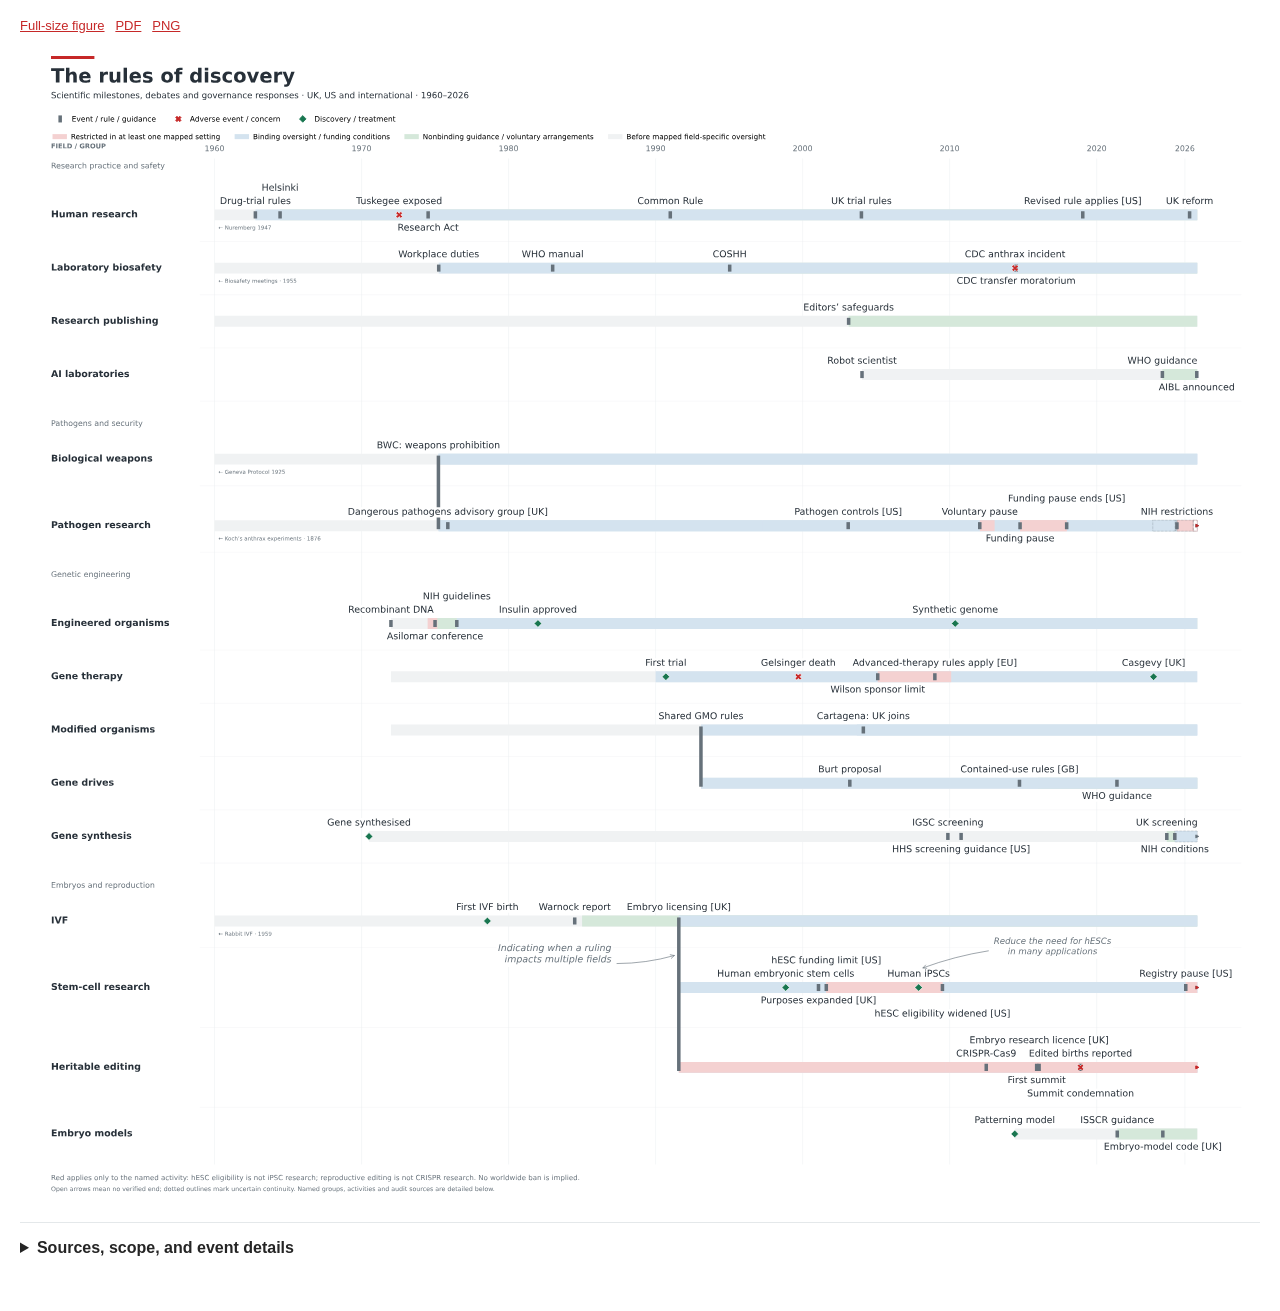
<file: biosecurity/plot/output/governance-swimlanes.html>
<!doctype html><html lang="en"><meta charset="utf-8"><meta name="viewport" content="width=device-width,initial-scale=1"><title>The rules of discovery — swimlanes</title><style>body{margin:0;background:#ffffff;color:#252525;font:16px Arial,sans-serif}main{padding:18px 20px;max-width:1900px;margin:auto}img{width:100%;height:auto}a{color:#c62828}details{margin:20px 0;padding:16px 0;border-top:1px solid #e4e8ea}summary{cursor:pointer;font-weight:600}table{border-collapse:collapse;width:100%;font-size:14px}td,th{text-align:left;vertical-align:top;padding:10px;border-bottom:1px solid #cfdbdf}p{max-width:1100px;line-height:1.5}#governance-chart a{cursor:pointer}#governance-chart a:hover{opacity:.65}#governance-chart a:focus-visible{outline:2px solid #126d9b}</style><main><nav style="font-size:13px;margin-bottom:12px"><a href="governance-swimlanes.svg">Full-size figure</a> &nbsp; <a href="governance-swimlanes.pdf">PDF</a> &nbsp; <a href="governance-swimlanes.png">PNG</a></nav><svg id="governance-chart" role="img" aria-label="Scientific governance timeline in four narrative groups. Event labels link to sources." style="display:block;width:100%;height:auto" xmlns:xlink="http://www.w3.org/1999/xlink" width="1584pt" height="1478pt" viewBox="0 0 1584 1478" xmlns="http://www.w3.org/2000/svg" version="1.1">
 <metadata>
  <rdf:RDF xmlns:dc="http://purl.org/dc/elements/1.1/" xmlns:cc="http://creativecommons.org/ns#" xmlns:rdf="http://www.w3.org/1999/02/22-rdf-syntax-ns#">
   <cc:Work>
    <dc:type rdf:resource="http://purl.org/dc/dcmitype/StillImage"/>
    <dc:date>2026-11-06T14:11:35.023732</dc:date>
    <dc:format>image/svg+xml</dc:format>
    <dc:creator>
     <cc:Agent>
      <dc:title>Matplotlib v3.11.0, https://matplotlib.org/</dc:title>
     </cc:Agent>
    </dc:creator>
   </cc:Work>
  </rdf:RDF>
 </metadata>
 <defs>
  <style type="text/css">*{stroke-linejoin: round; stroke-linecap: butt}#governance-chart a{cursor:pointer}#governance-chart a:hover{opacity:.65}#governance-chart a:focus-visible{outline:2px solid #126d9b}</style>
 </defs>
 <g id="figure_1">
  <g id="patch_1">
   <path d="M 0 1478 
L 1584 1478 
L 1584 0 
L 0 0 
z
" style="fill: #ffffff"/>
  </g>
  <g id="axes_1">
   <g id="patch_2">
    <path d="M 229.68 1430 
L 1560.24 1430 
L 1560.24 145 
L 229.68 145 
z
" style="fill: #ffffff"/>
   </g>
   <g id="line2d_1">
    <path d="M 229.68 251 
L 1560.24 251 
" clip-path="url(#p510eaec609)" style="fill: none; stroke: #f0f2f3; stroke-width: 0.55; stroke-linecap: square"/>
   </g>
   <g id="line2d_2">
    <path d="M 229.68 319 
L 1560.24 319 
" clip-path="url(#p510eaec609)" style="fill: none; stroke: #f0f2f3; stroke-width: 0.55; stroke-linecap: square"/>
   </g>
   <g id="line2d_3">
    <path d="M 229.68 387 
L 1560.24 387 
" clip-path="url(#p510eaec609)" style="fill: none; stroke: #f0f2f3; stroke-width: 0.55; stroke-linecap: square"/>
   </g>
   <g id="line2d_4">
    <path d="M 229.68 455 
L 1560.24 455 
" clip-path="url(#p510eaec609)" style="fill: none; stroke: #f0f2f3; stroke-width: 0.55; stroke-linecap: square"/>
   </g>
   <g id="line2d_5">
    <path d="M 229.68 563 
L 1560.24 563 
" clip-path="url(#p510eaec609)" style="fill: none; stroke: #f0f2f3; stroke-width: 0.55; stroke-linecap: square"/>
   </g>
   <g id="line2d_6">
    <path d="M 229.68 648 
L 1560.24 648 
" clip-path="url(#p510eaec609)" style="fill: none; stroke: #f0f2f3; stroke-width: 0.55; stroke-linecap: square"/>
   </g>
   <g id="line2d_7">
    <path d="M 229.68 773 
L 1560.24 773 
" clip-path="url(#p510eaec609)" style="fill: none; stroke: #f0f2f3; stroke-width: 0.55; stroke-linecap: square"/>
   </g>
   <g id="line2d_8">
    <path d="M 229.68 841 
L 1560.24 841 
" clip-path="url(#p510eaec609)" style="fill: none; stroke: #f0f2f3; stroke-width: 0.55; stroke-linecap: square"/>
   </g>
   <g id="line2d_9">
    <path d="M 229.68 909 
L 1560.24 909 
" clip-path="url(#p510eaec609)" style="fill: none; stroke: #f0f2f3; stroke-width: 0.55; stroke-linecap: square"/>
   </g>
   <g id="line2d_10">
    <path d="M 229.68 977 
L 1560.24 977 
" clip-path="url(#p510eaec609)" style="fill: none; stroke: #f0f2f3; stroke-width: 0.55; stroke-linecap: square"/>
   </g>
   <g id="line2d_11">
    <path d="M 229.68 1045 
L 1560.24 1045 
" clip-path="url(#p510eaec609)" style="fill: none; stroke: #f0f2f3; stroke-width: 0.55; stroke-linecap: square"/>
   </g>
   <g id="line2d_12">
    <path d="M 229.68 1153 
L 1560.24 1153 
" clip-path="url(#p510eaec609)" style="fill: none; stroke: #f0f2f3; stroke-width: 0.55; stroke-linecap: square"/>
   </g>
   <g id="line2d_13">
    <path d="M 229.68 1255 
L 1560.24 1255 
" clip-path="url(#p510eaec609)" style="fill: none; stroke: #f0f2f3; stroke-width: 0.55; stroke-linecap: square"/>
   </g>
   <g id="line2d_14">
    <path d="M 229.68 1357 
L 1560.24 1357 
" clip-path="url(#p510eaec609)" style="fill: none; stroke: #f0f2f3; stroke-width: 0.55; stroke-linecap: square"/>
   </g>
   <g id="matplotlib.axis_1">
    <g id="xtick_1">
     <g id="line2d_15">
      <path d="M 248.461592 1430 
L 248.461592 145 
" clip-path="url(#p510eaec609)" style="fill: none; stroke: #e9edef; stroke-width: 0.6; stroke-linecap: square"/>
     </g>
     <g id="line2d_16"/>
     <g id="text_1">
      <!-- 1960 -->
      <g style="fill: #66717a" transform="translate(235.736592 135.597656) scale(0.1 -0.1)">
       <defs>
        <path id="DejaVuSans-14" d="M 794 531 
L 1825 531 
L 1825 4091 
L 703 3866 
L 703 4441 
L 1819 4666 
L 2450 4666 
L 2450 531 
L 3481 531 
L 3481 0 
L 794 0 
L 794 531 
z
" transform="scale(0.015625)"/>
        <path id="DejaVuSans-1c" d="M 703 97 
L 703 672 
Q 941 559 1184 500 
Q 1428 441 1663 441 
Q 2288 441 2617 861 
Q 2947 1281 2994 2138 
Q 2813 1869 2534 1725 
Q 2256 1581 1919 1581 
Q 1219 1581 811 2004 
Q 403 2428 403 3163 
Q 403 3881 828 4315 
Q 1253 4750 1959 4750 
Q 2769 4750 3195 4129 
Q 3622 3509 3622 2328 
Q 3622 1225 3098 567 
Q 2575 -91 1691 -91 
Q 1453 -91 1209 -44 
Q 966 3 703 97 
z
M 1959 2075 
Q 2384 2075 2632 2365 
Q 2881 2656 2881 3163 
Q 2881 3666 2632 3958 
Q 2384 4250 1959 4250 
Q 1534 4250 1286 3958 
Q 1038 3666 1038 3163 
Q 1038 2656 1286 2365 
Q 1534 2075 1959 2075 
z
" transform="scale(0.015625)"/>
        <path id="DejaVuSans-19" d="M 2113 2584 
Q 1688 2584 1439 2293 
Q 1191 2003 1191 1497 
Q 1191 994 1439 701 
Q 1688 409 2113 409 
Q 2538 409 2786 701 
Q 3034 994 3034 1497 
Q 3034 2003 2786 2293 
Q 2538 2584 2113 2584 
z
M 3366 4563 
L 3366 3988 
Q 3128 4100 2886 4159 
Q 2644 4219 2406 4219 
Q 1781 4219 1451 3797 
Q 1122 3375 1075 2522 
Q 1259 2794 1537 2939 
Q 1816 3084 2150 3084 
Q 2853 3084 3261 2657 
Q 3669 2231 3669 1497 
Q 3669 778 3244 343 
Q 2819 -91 2113 -91 
Q 1303 -91 875 529 
Q 447 1150 447 2328 
Q 447 3434 972 4092 
Q 1497 4750 2381 4750 
Q 2619 4750 2861 4703 
Q 3103 4656 3366 4563 
z
" transform="scale(0.015625)"/>
        <path id="DejaVuSans-13" d="M 2034 4250 
Q 1547 4250 1301 3770 
Q 1056 3291 1056 2328 
Q 1056 1369 1301 889 
Q 1547 409 2034 409 
Q 2525 409 2770 889 
Q 3016 1369 3016 2328 
Q 3016 3291 2770 3770 
Q 2525 4250 2034 4250 
z
M 2034 4750 
Q 2819 4750 3233 4129 
Q 3647 3509 3647 2328 
Q 3647 1150 3233 529 
Q 2819 -91 2034 -91 
Q 1250 -91 836 529 
Q 422 1150 422 2328 
Q 422 3509 836 4129 
Q 1250 4750 2034 4750 
z
" transform="scale(0.015625)"/>
       </defs>
       <use xlink:href="#DejaVuSans-14"/>
       <use xlink:href="#DejaVuSans-1c" transform="translate(63.625 0)"/>
       <use xlink:href="#DejaVuSans-19" transform="translate(127.25 0)"/>
       <use xlink:href="#DejaVuSans-13" transform="translate(190.875 0)"/>
      </g>
     </g>
    </g>
    <g id="xtick_2">
     <g id="line2d_17">
      <path d="M 436.277509 1430 
L 436.277509 145 
" clip-path="url(#p510eaec609)" style="fill: none; stroke: #e9edef; stroke-width: 0.6; stroke-linecap: square"/>
     </g>
     <g id="line2d_18"/>
     <g id="text_2">
      <!-- 1970 -->
      <g style="fill: #66717a" transform="translate(423.552509 135.597656) scale(0.1 -0.1)">
       <defs>
        <path id="DejaVuSans-1a" d="M 525 4666 
L 3525 4666 
L 3525 4397 
L 1831 0 
L 1172 0 
L 2766 4134 
L 525 4134 
L 525 4666 
z
" transform="scale(0.015625)"/>
       </defs>
       <use xlink:href="#DejaVuSans-14"/>
       <use xlink:href="#DejaVuSans-1c" transform="translate(63.625 0)"/>
       <use xlink:href="#DejaVuSans-1a" transform="translate(127.25 0)"/>
       <use xlink:href="#DejaVuSans-13" transform="translate(190.875 0)"/>
      </g>
     </g>
    </g>
    <g id="xtick_3">
     <g id="line2d_19">
      <path d="M 624.093427 1430 
L 624.093427 145 
" clip-path="url(#p510eaec609)" style="fill: none; stroke: #e9edef; stroke-width: 0.6; stroke-linecap: square"/>
     </g>
     <g id="line2d_20"/>
     <g id="text_3">
      <!-- 1980 -->
      <g style="fill: #66717a" transform="translate(611.368427 135.597656) scale(0.1 -0.1)">
       <defs>
        <path id="DejaVuSans-1b" d="M 2034 2216 
Q 1584 2216 1326 1975 
Q 1069 1734 1069 1313 
Q 1069 891 1326 650 
Q 1584 409 2034 409 
Q 2484 409 2743 651 
Q 3003 894 3003 1313 
Q 3003 1734 2745 1975 
Q 2488 2216 2034 2216 
z
M 1403 2484 
Q 997 2584 770 2862 
Q 544 3141 544 3541 
Q 544 4100 942 4425 
Q 1341 4750 2034 4750 
Q 2731 4750 3128 4425 
Q 3525 4100 3525 3541 
Q 3525 3141 3298 2862 
Q 3072 2584 2669 2484 
Q 3125 2378 3379 2068 
Q 3634 1759 3634 1313 
Q 3634 634 3220 271 
Q 2806 -91 2034 -91 
Q 1263 -91 848 271 
Q 434 634 434 1313 
Q 434 1759 690 2068 
Q 947 2378 1403 2484 
z
M 1172 3481 
Q 1172 3119 1398 2916 
Q 1625 2713 2034 2713 
Q 2441 2713 2670 2916 
Q 2900 3119 2900 3481 
Q 2900 3844 2670 4047 
Q 2441 4250 2034 4250 
Q 1625 4250 1398 4047 
Q 1172 3844 1172 3481 
z
" transform="scale(0.015625)"/>
       </defs>
       <use xlink:href="#DejaVuSans-14"/>
       <use xlink:href="#DejaVuSans-1c" transform="translate(63.625 0)"/>
       <use xlink:href="#DejaVuSans-1b" transform="translate(127.25 0)"/>
       <use xlink:href="#DejaVuSans-13" transform="translate(190.875 0)"/>
      </g>
     </g>
    </g>
    <g id="xtick_4">
     <g id="line2d_21">
      <path d="M 811.909345 1430 
L 811.909345 145 
" clip-path="url(#p510eaec609)" style="fill: none; stroke: #e9edef; stroke-width: 0.6; stroke-linecap: square"/>
     </g>
     <g id="line2d_22"/>
     <g id="text_4">
      <!-- 1990 -->
      <g style="fill: #66717a" transform="translate(799.184345 135.597656) scale(0.1 -0.1)">
       <use xlink:href="#DejaVuSans-14"/>
       <use xlink:href="#DejaVuSans-1c" transform="translate(63.625 0)"/>
       <use xlink:href="#DejaVuSans-1c" transform="translate(127.25 0)"/>
       <use xlink:href="#DejaVuSans-13" transform="translate(190.875 0)"/>
      </g>
     </g>
    </g>
    <g id="xtick_5">
     <g id="line2d_23">
      <path d="M 999.725263 1430 
L 999.725263 145 
" clip-path="url(#p510eaec609)" style="fill: none; stroke: #e9edef; stroke-width: 0.6; stroke-linecap: square"/>
     </g>
     <g id="line2d_24"/>
     <g id="text_5">
      <!-- 2000 -->
      <g style="fill: #66717a" transform="translate(987.000263 135.597656) scale(0.1 -0.1)">
       <defs>
        <path id="DejaVuSans-15" d="M 1228 531 
L 3431 531 
L 3431 0 
L 469 0 
L 469 531 
Q 828 903 1448 1529 
Q 2069 2156 2228 2338 
Q 2531 2678 2651 2914 
Q 2772 3150 2772 3378 
Q 2772 3750 2511 3984 
Q 2250 4219 1831 4219 
Q 1534 4219 1204 4116 
Q 875 4013 500 3803 
L 500 4441 
Q 881 4594 1212 4672 
Q 1544 4750 1819 4750 
Q 2544 4750 2975 4387 
Q 3406 4025 3406 3419 
Q 3406 3131 3298 2873 
Q 3191 2616 2906 2266 
Q 2828 2175 2409 1742 
Q 1991 1309 1228 531 
z
" transform="scale(0.015625)"/>
       </defs>
       <use xlink:href="#DejaVuSans-15"/>
       <use xlink:href="#DejaVuSans-13" transform="translate(63.625 0)"/>
       <use xlink:href="#DejaVuSans-13" transform="translate(127.25 0)"/>
       <use xlink:href="#DejaVuSans-13" transform="translate(190.875 0)"/>
      </g>
     </g>
    </g>
    <g id="xtick_6">
     <g id="line2d_25">
      <path d="M 1187.54118 1430 
L 1187.54118 145 
" clip-path="url(#p510eaec609)" style="fill: none; stroke: #e9edef; stroke-width: 0.6; stroke-linecap: square"/>
     </g>
     <g id="line2d_26"/>
     <g id="text_6">
      <!-- 2010 -->
      <g style="fill: #66717a" transform="translate(1174.81618 135.597656) scale(0.1 -0.1)">
       <use xlink:href="#DejaVuSans-15"/>
       <use xlink:href="#DejaVuSans-13" transform="translate(63.625 0)"/>
       <use xlink:href="#DejaVuSans-14" transform="translate(127.25 0)"/>
       <use xlink:href="#DejaVuSans-13" transform="translate(190.875 0)"/>
      </g>
     </g>
    </g>
    <g id="xtick_7">
     <g id="line2d_27">
      <path d="M 1375.357098 1430 
L 1375.357098 145 
" clip-path="url(#p510eaec609)" style="fill: none; stroke: #e9edef; stroke-width: 0.6; stroke-linecap: square"/>
     </g>
     <g id="line2d_28"/>
     <g id="text_7">
      <!-- 2020 -->
      <g style="fill: #66717a" transform="translate(1362.632098 135.597656) scale(0.1 -0.1)">
       <use xlink:href="#DejaVuSans-15"/>
       <use xlink:href="#DejaVuSans-13" transform="translate(63.625 0)"/>
       <use xlink:href="#DejaVuSans-15" transform="translate(127.25 0)"/>
       <use xlink:href="#DejaVuSans-13" transform="translate(190.875 0)"/>
      </g>
     </g>
    </g>
    <g id="xtick_8">
     <g id="line2d_29">
      <path d="M 1488.046649 1430 
L 1488.046649 145 
" clip-path="url(#p510eaec609)" style="fill: none; stroke: #e9edef; stroke-width: 0.6; stroke-linecap: square"/>
     </g>
     <g id="line2d_30"/>
     <g id="text_8">
      <!-- 2026 -->
      <g style="fill: #66717a" transform="translate(1475.321649 135.597656) scale(0.1 -0.1)">
       <use xlink:href="#DejaVuSans-15"/>
       <use xlink:href="#DejaVuSans-13" transform="translate(63.625 0)"/>
       <use xlink:href="#DejaVuSans-15" transform="translate(127.25 0)"/>
       <use xlink:href="#DejaVuSans-19" transform="translate(190.875 0)"/>
      </g>
     </g>
    </g>
   </g>
   <g id="matplotlib.axis_2"/>
   <g id="patch_3">
    <path d="M 248.461592 210 
L 1503.895225 210 
L 1503.895225 224 
L 248.461592 224 
z
" clip-path="url(#p510eaec609)" style="fill: #f0f2f3"/>
   </g>
   <g id="patch_4">
    <path d="M 248.461592 278 
L 1503.895225 278 
L 1503.895225 292 
L 248.461592 292 
z
" clip-path="url(#p510eaec609)" style="fill: #f0f2f3"/>
   </g>
   <g id="patch_5">
    <path d="M 248.461592 346 
L 1503.895225 346 
L 1503.895225 360 
L 248.461592 360 
z
" clip-path="url(#p510eaec609)" style="fill: #f0f2f3"/>
   </g>
   <g id="patch_6">
    <path d="M 1075.602893 414 
L 1503.895225 414 
L 1503.895225 428 
L 1075.602893 428 
z
" clip-path="url(#p510eaec609)" style="fill: #f0f2f3"/>
   </g>
   <g id="patch_7">
    <path d="M 248.461592 522 
L 1503.895225 522 
L 1503.895225 536 
L 248.461592 536 
z
" clip-path="url(#p510eaec609)" style="fill: #f0f2f3"/>
   </g>
   <g id="patch_8">
    <path d="M 248.461592 607 
L 1503.895225 607 
L 1503.895225 621 
L 248.461592 621 
z
" clip-path="url(#p510eaec609)" style="fill: #f0f2f3"/>
   </g>
   <g id="patch_9">
    <path d="M 473.840693 732 
L 1503.895225 732 
L 1503.895225 746 
L 473.840693 746 
z
" clip-path="url(#p510eaec609)" style="fill: #f0f2f3"/>
   </g>
   <g id="patch_10">
    <path d="M 473.840693 800 
L 1503.895225 800 
L 1503.895225 814 
L 473.840693 814 
z
" clip-path="url(#p510eaec609)" style="fill: #f0f2f3"/>
   </g>
   <g id="patch_11">
    <path d="M 473.840693 868 
L 1503.895225 868 
L 1503.895225 882 
L 473.840693 882 
z
" clip-path="url(#p510eaec609)" style="fill: #f0f2f3"/>
   </g>
   <g id="patch_12">
    <path d="M 869.850555 936 
L 1503.895225 936 
L 1503.895225 950 
L 869.850555 950 
z
" clip-path="url(#p510eaec609)" style="fill: #f0f2f3"/>
   </g>
   <g id="patch_13">
    <path d="M 445.856121 1004 
L 1503.895225 1004 
L 1503.895225 1018 
L 445.856121 1018 
z
" clip-path="url(#p510eaec609)" style="fill: #f0f2f3"/>
   </g>
   <g id="patch_14">
    <path d="M 248.461592 1112 
L 1503.895225 1112 
L 1503.895225 1126 
L 248.461592 1126 
z
" clip-path="url(#p510eaec609)" style="fill: #f0f2f3"/>
   </g>
   <g id="patch_15">
    <path d="M 841.58426 1197 
L 1503.895225 1197 
L 1503.895225 1211 
L 841.58426 1211 
z
" clip-path="url(#p510eaec609)" style="fill: #f0f2f3"/>
   </g>
   <g id="patch_16">
    <path d="M 841.58426 1299 
L 1503.895225 1299 
L 1503.895225 1313 
L 841.58426 1313 
z
" clip-path="url(#p510eaec609)" style="fill: #f0f2f3"/>
   </g>
   <g id="patch_17">
    <path d="M 1270.743632 1384 
L 1503.895225 1384 
L 1503.895225 1398 
L 1270.743632 1398 
z
" clip-path="url(#p510eaec609)" style="fill: #f0f2f3"/>
   </g>
   <g id="patch_18">
    <path d="M 534.505234 522 
L 1503.895225 522 
L 1503.895225 536 
L 534.505234 536 
z
" clip-path="url(#p510eaec609)" style="fill: #d4e3ef"/>
   </g>
   <g id="patch_19">
    <path d="M 534.505234 607 
L 1503.895225 607 
L 1503.895225 621 
L 534.505234 621 
z
" clip-path="url(#p510eaec609)" style="fill: #d4e3ef"/>
   </g>
   <g id="patch_20">
    <path d="M 869.850555 868 
L 1503.895225 868 
L 1503.895225 882 
L 869.850555 882 
z
" clip-path="url(#p510eaec609)" style="fill: #d4e3ef"/>
   </g>
   <g id="patch_21">
    <path d="M 869.850555 936 
L 1503.895225 936 
L 1503.895225 950 
L 869.850555 950 
z
" clip-path="url(#p510eaec609)" style="fill: #d4e3ef"/>
   </g>
   <g id="patch_22">
    <path d="M 841.58426 1112 
L 1503.895225 1112 
L 1503.895225 1126 
L 841.58426 1126 
z
" clip-path="url(#p510eaec609)" style="fill: #d4e3ef"/>
   </g>
   <g id="patch_23">
    <path d="M 841.58426 1197 
L 1503.895225 1197 
L 1503.895225 1211 
L 841.58426 1211 
z
" clip-path="url(#p510eaec609)" style="fill: #d4e3ef"/>
   </g>
   <g id="patch_24">
    <path d="M 841.58426 1299 
L 1503.895225 1299 
L 1503.895225 1313 
L 841.58426 1313 
z
" clip-path="url(#p510eaec609)" style="fill: #d4e3ef"/>
   </g>
   <g id="patch_25">
    <path d="M 332.227491 210 
L 1503.895225 210 
L 1503.895225 224 
L 332.227491 224 
z
" clip-path="url(#p510eaec609)" style="fill: #d5e8da"/>
   </g>
   <g id="patch_26">
    <path d="M 300.674417 210 
L 1503.895225 210 
L 1503.895225 224 
L 300.674417 224 
z
" clip-path="url(#p510eaec609)" style="fill: #d4e3ef"/>
   </g>
   <g id="patch_27">
    <path d="M 680.438202 278 
L 1503.895225 278 
L 1503.895225 292 
L 680.438202 292 
z
" clip-path="url(#p510eaec609)" style="fill: #d5e8da"/>
   </g>
   <g id="patch_28">
    <path d="M 534.880866 278 
L 1503.895225 278 
L 1503.895225 292 
L 534.880866 292 
z
" clip-path="url(#p510eaec609)" style="fill: #d4e3ef"/>
   </g>
   <g id="patch_29">
    <path d="M 1058.511645 346 
L 1503.895225 346 
L 1503.895225 360 
L 1058.511645 360 
z
" clip-path="url(#p510eaec609)" style="fill: #d5e8da"/>
   </g>
   <g id="patch_30">
    <path d="M 1459.310813 414 
L 1503.895225 414 
L 1503.895225 428 
L 1459.310813 428 
z
" clip-path="url(#p510eaec609)" style="fill: #d5e8da"/>
   </g>
   <g id="patch_31">
    <path d="M 534.505234 522 
L 1503.895225 522 
L 1503.895225 536 
L 534.505234 536 
z
" clip-path="url(#p510eaec609)" style="fill: #d4e3ef"/>
   </g>
   <g id="patch_32">
    <path d="M 530.185468 732 
L 1503.895225 732 
L 1503.895225 746 
L 530.185468 746 
z
" clip-path="url(#p510eaec609)" style="fill: #d5e8da"/>
   </g>
   <g id="patch_33">
    <path d="M 557.982224 732 
L 1503.895225 732 
L 1503.895225 746 
L 557.982224 746 
z
" clip-path="url(#p510eaec609)" style="fill: #d4e3ef"/>
   </g>
   <g id="patch_34">
    <path d="M 811.909345 800 
L 1503.895225 800 
L 1503.895225 814 
L 811.909345 814 
z
" clip-path="url(#p510eaec609)" style="fill: #d4e3ef"/>
   </g>
   <g id="patch_35">
    <path d="M 1069.029336 868 
L 1503.895225 868 
L 1503.895225 882 
L 1069.029336 882 
z
" clip-path="url(#p510eaec609)" style="fill: #d4e3ef"/>
   </g>
   <g id="patch_36">
    <path d="M 1300.230731 936 
L 1503.895225 936 
L 1503.895225 950 
L 1300.230731 950 
z
" clip-path="url(#p510eaec609)" style="fill: #d5e8da"/>
   </g>
   <g id="patch_37">
    <path d="M 1276.753741 936 
L 1503.895225 936 
L 1503.895225 950 
L 1276.753741 950 
z
" clip-path="url(#p510eaec609)" style="fill: #d4e3ef"/>
   </g>
   <g id="patch_38">
    <path d="M 718.001386 1112 
L 1503.895225 1112 
L 1503.895225 1126 
L 718.001386 1126 
z
" clip-path="url(#p510eaec609)" style="fill: #d5e8da"/>
   </g>
   <g id="patch_39">
    <path d="M 841.58426 1112 
L 1503.895225 1112 
L 1503.895225 1126 
L 841.58426 1126 
z
" clip-path="url(#p510eaec609)" style="fill: #d4e3ef"/>
   </g>
   <g id="patch_40">
    <path d="M 1298.728204 1299 
L 1503.895225 1299 
L 1503.895225 1313 
L 1298.728204 1313 
z
" clip-path="url(#p510eaec609)" style="fill: #d5e8da"/>
   </g>
   <g id="patch_41">
    <path d="M 1301.827166 1299 
L 1503.895225 1299 
L 1503.895225 1313 
L 1301.827166 1313 
z
" clip-path="url(#p510eaec609)" style="fill: #d4e3ef"/>
   </g>
   <g id="patch_42">
    <path d="M 1401.651326 1384 
L 1503.895225 1384 
L 1503.895225 1398 
L 1401.651326 1398 
z
" clip-path="url(#p510eaec609)" style="fill: #d5e8da"/>
   </g>
   <g id="patch_43">
    <path d="M 534.816546 607 
L 948.731955 607 
L 948.731955 621 
L 534.816546 621 
z
" clip-path="url(#p510eaec609)" style="fill: #d4e3ef"/>
   </g>
   <g id="patch_44">
    <path d="M 948.731955 607 
L 1277.538452 607 
L 1277.538452 621 
L 948.731955 621 
z
" clip-path="url(#p510eaec609)" style="fill: #d4e3ef"/>
   </g>
   <g id="patch_45">
    <path d="M 1277.538452 607 
L 1337.124981 607 
L 1337.124981 621 
L 1277.538452 621 
z
" clip-path="url(#p510eaec609)" style="fill: #f4d1d1"/>
   </g>
   <g id="patch_46">
    <path d="M 1337.124981 607 
L 1447.035885 607 
L 1447.035885 621 
L 1337.124981 621 
z
" clip-path="url(#p510eaec609)" style="fill: #d4e3ef"/>
   </g>
   <g id="patch_47">
    <path d="M 1447.035885 607 
L 1475.748565 607 
L 1475.748565 621 
L 1447.035885 621 
z
" clip-path="url(#p510eaec609)" style="fill: #d4e3ef"/>
   </g>
   <g id="patch_48">
    <path d="M 1475.748565 607 
L 1477.909735 607 
L 1477.909735 621 
L 1475.748565 621 
z
" clip-path="url(#p510eaec609)" style="fill: #d4e3ef"/>
   </g>
   <g id="patch_49">
    <path d="M 1477.909735 607 
L 1498.749583 607 
L 1498.749583 621 
L 1477.909735 621 
z
" clip-path="url(#p510eaec609)" style="fill: #f4d1d1"/>
   </g>
   <g id="patch_50">
    <path d="M 1498.749583 607 
L 1503.895225 607 
L 1503.895225 621 
L 1498.749583 621 
z
" clip-path="url(#p510eaec609)" style="fill: #f4d1d1"/>
   </g>
   <g id="patch_51">
    <path d="M 1226.079364 607 
L 1245.017997 607 
L 1245.017997 621 
L 1226.079364 621 
z
" clip-path="url(#p510eaec609)" style="fill: #f4d1d1"/>
   </g>
   <g id="patch_52">
    <path d="M 1277.538452 607 
L 1337.124981 607 
L 1337.124981 621 
L 1277.538452 621 
z
" clip-path="url(#p510eaec609)" style="fill: #f4d1d1"/>
   </g>
   <g id="patch_53">
    <path d="M 1477.909735 607 
L 1498.749583 607 
L 1498.749583 621 
L 1477.909735 621 
z
" clip-path="url(#p510eaec609)" style="fill: #f4d1d1"/>
   </g>
   <g id="patch_54">
    <path d="M 1498.749583 607 
L 1503.895225 607 
L 1503.895225 621 
L 1498.749583 621 
z
" clip-path="url(#p510eaec609)" style="fill: #ffffff; stroke-dasharray: 0.5,0.825; stroke-dashoffset: 0; stroke: #c62828; stroke-width: 0.5; stroke-linejoin: miter"/>
   </g>
   <g id="patch_55">
    <path d="M 520.717488 732 
L 533.16994 732 
L 533.16994 746 
L 520.717488 746 
z
" clip-path="url(#p510eaec609)" style="fill: #f4d1d1"/>
   </g>
   <g id="patch_56">
    <path d="M 1095.640022 800 
L 1189.547981 800 
L 1189.547981 814 
L 1095.640022 814 
z
" clip-path="url(#p510eaec609)" style="fill: #f4d1d1"/>
   </g>
   <g id="patch_57">
    <path d="M 1464.903212 1004 
L 1475.182545 1004 
L 1475.182545 1018 
L 1464.903212 1018 
z
" clip-path="url(#p510eaec609)" style="fill: #d5e8da"/>
   </g>
   <g id="patch_58">
    <path d="M 1475.182545 1004 
L 1503.895225 1004 
L 1503.895225 1018 
L 1475.182545 1018 
z
" clip-path="url(#p510eaec609)" style="fill: #d4e3ef"/>
   </g>
   <g id="patch_59">
    <path d="M 841.599697 1197 
L 1029.827266 1197 
L 1029.827266 1211 
L 841.599697 1211 
z
" clip-path="url(#p510eaec609)" style="fill: #d4e3ef"/>
   </g>
   <g id="patch_60">
    <path d="M 1029.827266 1197 
L 1178.381938 1197 
L 1178.381938 1211 
L 1029.827266 1211 
z
" clip-path="url(#p510eaec609)" style="fill: #f4d1d1"/>
   </g>
   <g id="patch_61">
    <path d="M 1178.381938 1197 
L 1503.895225 1197 
L 1503.895225 1211 
L 1178.381938 1211 
z
" clip-path="url(#p510eaec609)" style="fill: #d4e3ef"/>
   </g>
   <g id="patch_62">
    <path d="M 1029.827266 1197 
L 1178.381938 1197 
L 1178.381938 1211 
L 1029.827266 1211 
z
" clip-path="url(#p510eaec609)" style="fill: #f4d1d1"/>
   </g>
   <g id="patch_63">
    <path d="M 1489.17869 1197 
L 1503.895225 1197 
L 1503.895225 1211 
L 1489.17869 1211 
z
" clip-path="url(#p510eaec609)" style="fill: #f4d1d1"/>
   </g>
   <g id="patch_64">
    <path d="M 1182.80719 1299 
L 1503.895225 1299 
L 1503.895225 1313 
L 1182.80719 1313 
z
" clip-path="url(#p510eaec609)" style="fill: #f4d1d1"/>
   </g>
   <g id="patch_65">
    <path d="M 1299.510341 1299 
L 1503.895225 1299 
L 1503.895225 1313 
L 1299.510341 1313 
z
" clip-path="url(#p510eaec609)" style="fill: #f4d1d1"/>
   </g>
   <g id="patch_66">
    <path d="M 841.599697 1299 
L 1182.80719 1299 
L 1182.80719 1313 
L 841.599697 1313 
z
" clip-path="url(#p510eaec609)" style="fill: #f4d1d1"/>
   </g>
   <g id="patch_67">
    <path d="M 1447.035885 607 
L 1475.748565 607 
L 1475.748565 621 
L 1447.035885 621 
L 1447.035885 607 
z
" clip-path="url(#p510eaec609)" style="fill: none; stroke-dasharray: 0.65,1.0725; stroke-dashoffset: 0; stroke: #66717a; stroke-width: 0.65; stroke-linejoin: miter"/>
   </g>
   <g id="patch_68">
    <path d="M 1475.748565 607 
L 1477.909735 607 
L 1477.909735 621 
L 1475.748565 621 
L 1475.748565 607 
z
" clip-path="url(#p510eaec609)" style="fill: none; stroke-dasharray: 0.65,1.0725; stroke-dashoffset: 0; stroke: #66717a; stroke-width: 0.65; stroke-linejoin: miter"/>
   </g>
   <g id="patch_69">
    <path d="M 1477.909735 607 
L 1498.749583 607 
L 1498.749583 621 
L 1477.909735 621 
L 1477.909735 607 
z
" clip-path="url(#p510eaec609)" style="fill: none; stroke-dasharray: 0.65,1.0725; stroke-dashoffset: 0; stroke: #66717a; stroke-width: 0.65; stroke-linejoin: miter"/>
   </g>
   <g id="patch_70">
    <path d="M 1498.749583 607 
L 1503.895225 607 
L 1503.895225 621 
L 1498.749583 621 
L 1498.749583 607 
z
" clip-path="url(#p510eaec609)" style="fill: none; stroke-dasharray: 0.65,1.0725; stroke-dashoffset: 0; stroke: #66717a; stroke-width: 0.65; stroke-linejoin: miter"/>
   </g>
   <g id="PathCollection_1">
    <defs>
     <path id="m7852b0c38e" d="M 1.936492 0 
L -1.936492 -1.936492 
L -1.936492 1.936492 
z
" style="stroke: #66717a"/>
    </defs>
    <g clip-path="url(#p510eaec609)">
     <use xlink:href="#m7852b0c38e" x="1503.895225" y="614" style="fill: #66717a; stroke: #66717a"/>
    </g>
   </g>
   <g id="PathCollection_2">
    <defs>
     <path id="mb44ed12c9d" d="M 1.802776 0 
L -1.802776 -1.802776 
L -1.802776 1.802776 
z
" style="stroke: #c62828"/>
    </defs>
    <g clip-path="url(#p510eaec609)">
     <use xlink:href="#mb44ed12c9d" x="1503.895225" y="614" style="fill: #c62828; stroke: #c62828"/>
    </g>
   </g>
   <g id="patch_71">
    <path d="M 1475.182545 1004 
L 1503.895225 1004 
L 1503.895225 1018 
L 1475.182545 1018 
L 1475.182545 1004 
z
" clip-path="url(#p510eaec609)" style="fill: none; stroke-dasharray: 0.65,1.0725; stroke-dashoffset: 0; stroke: #66717a; stroke-width: 0.65; stroke-linejoin: miter"/>
   </g>
   <g id="PathCollection_3">
    <g clip-path="url(#p510eaec609)">
     <use xlink:href="#m7852b0c38e" x="1503.895225" y="1011" style="fill: #66717a; stroke: #66717a"/>
    </g>
   </g>
   <g id="PathCollection_4">
    <g clip-path="url(#p510eaec609)">
     <use xlink:href="#m7852b0c38e" x="1503.895225" y="1204" style="fill: #66717a; stroke: #66717a"/>
    </g>
   </g>
   <g id="PathCollection_5">
    <g clip-path="url(#p510eaec609)">
     <use xlink:href="#mb44ed12c9d" x="1503.895225" y="1204" style="fill: #c62828; stroke: #c62828"/>
    </g>
   </g>
   <g id="PathCollection_6">
    <g clip-path="url(#p510eaec609)">
     <use xlink:href="#mb44ed12c9d" x="1503.895225" y="1306" style="fill: #c62828; stroke: #c62828"/>
    </g>
   </g>
   <g id="PathCollection_7">
    <g clip-path="url(#p510eaec609)">
     <use xlink:href="#mb44ed12c9d" x="1503.895225" y="1306" style="fill: #c62828; stroke: #c62828"/>
    </g>
   </g>
   <g id="line2d_31">
    <path d="M 534.505234 524.5 
L 534.505234 618.5 
" clip-path="url(#p510eaec609)" style="fill: none; stroke: #66717a; stroke-width: 4.5"/>
   </g>
   <g id="line2d_32">
    <path d="M 841.58426 1114.5 
L 841.58426 1310.5 
" clip-path="url(#p510eaec609)" style="fill: none; stroke: #66717a; stroke-width: 4.5"/>
   </g>
   <g id="line2d_33">
    <path d="M 869.850555 870.5 
L 869.850555 947.5 
" clip-path="url(#p510eaec609)" style="fill: none; stroke: #66717a; stroke-width: 4.5"/>
   </g>
   <g id="line2d_34">
    <path d="M 300.674417 212.5 
L 300.674417 221.5 
" clip-path="url(#p510eaec609)" style="fill: none; stroke: #66717a; stroke-width: 4.5"/>
   </g>
   <g id="line2d_35">
    <path d="M 332.227491 212.5 
L 332.227491 221.5 
" clip-path="url(#p510eaec609)" style="fill: none; stroke: #66717a; stroke-width: 4.5"/>
   </g>
   <g id="line2d_36">
    <path d="M 521.35812 212.5 
L 521.35812 221.5 
" clip-path="url(#p510eaec609)" style="fill: none; stroke: #66717a; stroke-width: 4.5"/>
   </g>
   <g id="line2d_37">
    <path d="M 830.690937 212.5 
L 830.690937 221.5 
" clip-path="url(#p510eaec609)" style="fill: none; stroke: #66717a; stroke-width: 4.5"/>
   </g>
   <g id="line2d_38">
    <path d="M 1074.85163 212.5 
L 1074.85163 221.5 
" clip-path="url(#p510eaec609)" style="fill: none; stroke: #66717a; stroke-width: 4.5"/>
   </g>
   <g id="line2d_39">
    <path d="M 1357.608494 212.5 
L 1357.608494 221.5 
" clip-path="url(#p510eaec609)" style="fill: none; stroke: #66717a; stroke-width: 4.5"/>
   </g>
   <g id="line2d_40">
    <path d="M 1494.056758 212.5 
L 1494.056758 221.5 
" clip-path="url(#p510eaec609)" style="fill: none; stroke: #66717a; stroke-width: 4.5"/>
   </g>
   <g id="line2d_41">
    <path d="M 534.880866 280.5 
L 534.880866 289.5 
" clip-path="url(#p510eaec609)" style="fill: none; stroke: #66717a; stroke-width: 4.5"/>
   </g>
   <g id="line2d_42">
    <path d="M 680.438202 280.5 
L 680.438202 289.5 
" clip-path="url(#p510eaec609)" style="fill: none; stroke: #66717a; stroke-width: 4.5"/>
   </g>
   <g id="line2d_43">
    <path d="M 906.568567 280.5 
L 906.568567 289.5 
" clip-path="url(#p510eaec609)" style="fill: none; stroke: #66717a; stroke-width: 4.5"/>
   </g>
   <g id="line2d_44">
    <path d="M 1272.495723 280.5 
L 1272.495723 289.5 
" clip-path="url(#p510eaec609)" style="fill: none; stroke: #66717a; stroke-width: 4.5"/>
   </g>
   <g id="line2d_45">
    <path d="M 1058.511645 348.5 
L 1058.511645 357.5 
" clip-path="url(#p510eaec609)" style="fill: none; stroke: #66717a; stroke-width: 4.5"/>
   </g>
   <g id="line2d_46">
    <path d="M 1075.602893 416.5 
L 1075.602893 425.5 
" clip-path="url(#p510eaec609)" style="fill: none; stroke: #66717a; stroke-width: 4.5"/>
   </g>
   <g id="line2d_47">
    <path d="M 1459.310813 416.5 
L 1459.310813 425.5 
" clip-path="url(#p510eaec609)" style="fill: none; stroke: #66717a; stroke-width: 4.5"/>
   </g>
   <g id="line2d_48">
    <path d="M 1503.259738 416.5 
L 1503.259738 425.5 
" clip-path="url(#p510eaec609)" style="fill: none; stroke: #66717a; stroke-width: 4.5"/>
   </g>
   <g id="line2d_49">
    <path d="M 546.497152 609.5 
L 546.497152 618.5 
" clip-path="url(#p510eaec609)" style="fill: none; stroke: #66717a; stroke-width: 4.5"/>
   </g>
   <g id="line2d_50">
    <path d="M 1057.966979 609.5 
L 1057.966979 618.5 
" clip-path="url(#p510eaec609)" style="fill: none; stroke: #66717a; stroke-width: 4.5"/>
   </g>
   <g id="line2d_51">
    <path d="M 1226.043443 609.5 
L 1226.043443 618.5 
" clip-path="url(#p510eaec609)" style="fill: none; stroke: #66717a; stroke-width: 4.5"/>
   </g>
   <g id="line2d_52">
    <path d="M 1277.505005 609.5 
L 1277.505005 618.5 
" clip-path="url(#p510eaec609)" style="fill: none; stroke: #66717a; stroke-width: 4.5"/>
   </g>
   <g id="line2d_53">
    <path d="M 1337.042651 609.5 
L 1337.042651 618.5 
" clip-path="url(#p510eaec609)" style="fill: none; stroke: #66717a; stroke-width: 4.5"/>
   </g>
   <g id="line2d_54">
    <path d="M 1477.904589 609.5 
L 1477.904589 618.5 
" clip-path="url(#p510eaec609)" style="fill: none; stroke: #66717a; stroke-width: 4.5"/>
   </g>
   <g id="line2d_55">
    <path d="M 473.840693 734.5 
L 473.840693 743.5 
" clip-path="url(#p510eaec609)" style="fill: none; stroke: #66717a; stroke-width: 4.5"/>
   </g>
   <g id="line2d_56">
    <path d="M 530.185468 734.5 
L 530.185468 743.5 
" clip-path="url(#p510eaec609)" style="fill: none; stroke: #66717a; stroke-width: 4.5"/>
   </g>
   <g id="line2d_57">
    <path d="M 557.982224 734.5 
L 557.982224 743.5 
" clip-path="url(#p510eaec609)" style="fill: none; stroke: #66717a; stroke-width: 4.5"/>
   </g>
   <g id="PathCollection_8">
    <defs>
     <path id="m4d90b15a52" d="M -0 4.898979 
L 4.898979 0 
L 0 -4.898979 
L -4.898979 -0 
z
" style="stroke: #ffffff; stroke-width: 0.8"/>
    </defs>
    <g clip-path="url(#p510eaec609)">
     <use xlink:href="#m4d90b15a52" x="661.656611" y="739" style="fill: #197650; stroke: #ffffff; stroke-width: 0.8"/>
    </g>
   </g>
   <g id="PathCollection_9">
    <g clip-path="url(#p510eaec609)">
     <use xlink:href="#m4d90b15a52" x="1194.678185" y="739" style="fill: #197650; stroke: #ffffff; stroke-width: 0.8"/>
    </g>
   </g>
   <g id="PathCollection_10">
    <g clip-path="url(#p510eaec609)">
     <use xlink:href="#m4d90b15a52" x="825.056459" y="807" style="fill: #197650; stroke: #ffffff; stroke-width: 0.8"/>
    </g>
   </g>
   <g id="line2d_58">
    <path d="M 1095.699197 802.5 
L 1095.699197 811.5 
" clip-path="url(#p510eaec609)" style="fill: none; stroke: #66717a; stroke-width: 4.5"/>
   </g>
   <g id="line2d_59">
    <path d="M 1168.656957 802.5 
L 1168.656957 811.5 
" clip-path="url(#p510eaec609)" style="fill: none; stroke: #66717a; stroke-width: 4.5"/>
   </g>
   <g id="PathCollection_11">
    <g clip-path="url(#p510eaec609)">
     <use xlink:href="#m4d90b15a52" x="1448.041858" y="807" style="fill: #197650; stroke: #ffffff; stroke-width: 0.8"/>
    </g>
   </g>
   <g id="line2d_60">
    <path d="M 1077.293237 870.5 
L 1077.293237 879.5 
" clip-path="url(#p510eaec609)" style="fill: none; stroke: #66717a; stroke-width: 4.5"/>
   </g>
   <g id="line2d_61">
    <path d="M 1060.014172 938.5 
L 1060.014172 947.5 
" clip-path="url(#p510eaec609)" style="fill: none; stroke: #66717a; stroke-width: 4.5"/>
   </g>
   <g id="line2d_62">
    <path d="M 1276.753741 938.5 
L 1276.753741 947.5 
" clip-path="url(#p510eaec609)" style="fill: none; stroke: #66717a; stroke-width: 4.5"/>
   </g>
   <g id="line2d_63">
    <path d="M 1401.275695 938.5 
L 1401.275695 947.5 
" clip-path="url(#p510eaec609)" style="fill: none; stroke: #66717a; stroke-width: 4.5"/>
   </g>
   <g id="PathCollection_12">
    <g clip-path="url(#p510eaec609)">
     <use xlink:href="#m4d90b15a52" x="445.856121" y="1011" style="fill: #197650; stroke: #ffffff; stroke-width: 0.8"/>
    </g>
   </g>
   <g id="line2d_64">
    <path d="M 1185.287389 1006.5 
L 1185.287389 1015.5 
" clip-path="url(#p510eaec609)" style="fill: none; stroke: #66717a; stroke-width: 4.5"/>
   </g>
   <g id="line2d_65">
    <path d="M 1202.206259 1006.5 
L 1202.206259 1015.5 
" clip-path="url(#p510eaec609)" style="fill: none; stroke: #66717a; stroke-width: 4.5"/>
   </g>
   <g id="line2d_66">
    <path d="M 1464.945291 1006.5 
L 1464.945291 1015.5 
" clip-path="url(#p510eaec609)" style="fill: none; stroke: #66717a; stroke-width: 4.5"/>
   </g>
   <g id="line2d_67">
    <path d="M 1475.181258 1006.5 
L 1475.181258 1015.5 
" clip-path="url(#p510eaec609)" style="fill: none; stroke: #66717a; stroke-width: 4.5"/>
   </g>
   <g id="PathCollection_13">
    <g clip-path="url(#p510eaec609)">
     <use xlink:href="#m4d90b15a52" x="597.047935" y="1119" style="fill: #197650; stroke: #ffffff; stroke-width: 0.8"/>
    </g>
   </g>
   <g id="line2d_68">
    <path d="M 708.61059 1114.5 
L 708.61059 1123.5 
" clip-path="url(#p510eaec609)" style="fill: none; stroke: #66717a; stroke-width: 4.5"/>
   </g>
   <g id="PathCollection_14">
    <g clip-path="url(#p510eaec609)">
     <use xlink:href="#m4d90b15a52" x="978.126432" y="1204" style="fill: #197650; stroke: #ffffff; stroke-width: 0.8"/>
    </g>
   </g>
   <g id="line2d_69">
    <path d="M 1020.009382 1199.5 
L 1020.009382 1208.5 
" clip-path="url(#p510eaec609)" style="fill: none; stroke: #66717a; stroke-width: 4.5"/>
   </g>
   <g id="line2d_70">
    <path d="M 1029.963625 1199.5 
L 1029.963625 1208.5 
" clip-path="url(#p510eaec609)" style="fill: none; stroke: #66717a; stroke-width: 4.5"/>
   </g>
   <g id="PathCollection_15">
    <g clip-path="url(#p510eaec609)">
     <use xlink:href="#m4d90b15a52" x="1147.912022" y="1204" style="fill: #197650; stroke: #ffffff; stroke-width: 0.8"/>
    </g>
   </g>
   <g id="line2d_71">
    <path d="M 1178.3382 1199.5 
L 1178.3382 1208.5 
" clip-path="url(#p510eaec609)" style="fill: none; stroke: #66717a; stroke-width: 4.5"/>
   </g>
   <g id="line2d_72">
    <path d="M 1489.17869 1199.5 
L 1489.17869 1208.5 
" clip-path="url(#p510eaec609)" style="fill: none; stroke: #66717a; stroke-width: 4.5"/>
   </g>
   <g id="line2d_73">
    <path d="M 1234.307344 1301.5 
L 1234.307344 1310.5 
" clip-path="url(#p510eaec609)" style="fill: none; stroke: #66717a; stroke-width: 4.5"/>
   </g>
   <g id="line2d_74">
    <path d="M 1298.728204 1301.5 
L 1298.728204 1310.5 
" clip-path="url(#p510eaec609)" style="fill: none; stroke: #66717a; stroke-width: 4.5"/>
   </g>
   <g id="line2d_75">
    <path d="M 1301.827166 1301.5 
L 1301.827166 1310.5 
" clip-path="url(#p510eaec609)" style="fill: none; stroke: #66717a; stroke-width: 4.5"/>
   </g>
   <g id="line2d_76">
    <path d="M 1354.825988 1301.5 
L 1354.825988 1310.5 
" clip-path="url(#p510eaec609)" style="fill: none; stroke: #66717a; stroke-width: 4.5"/>
   </g>
   <g id="PathCollection_16">
    <g clip-path="url(#p510eaec609)">
     <use xlink:href="#m4d90b15a52" x="1270.743632" y="1391" style="fill: #197650; stroke: #ffffff; stroke-width: 0.8"/>
    </g>
   </g>
   <g id="line2d_77">
    <path d="M 1401.651326 1386.5 
L 1401.651326 1395.5 
" clip-path="url(#p510eaec609)" style="fill: none; stroke: #66717a; stroke-width: 4.5"/>
   </g>
   <g id="line2d_78">
    <path d="M 1459.874261 1386.5 
L 1459.874261 1395.5 
" clip-path="url(#p510eaec609)" style="fill: none; stroke: #66717a; stroke-width: 4.5"/>
   </g>
   <g id="text_9">
    <g id="patch_72">
     <path d="M 254.721917 206.6 
L 346.626917 206.6 
L 346.626917 193.399063 
L 254.721917 193.399063 
z
" style="fill: #ffffff"/>
    </g>
    <a xlink:href="https://www.fda.gov/downloads/AboutFDA/History/ProductRegulation/UCM593494.pdf" target="_blank">
     <!-- Drug-trial rules -->
     <g style="fill: #273039" transform="translate(255.321917 203.117188) scale(0.12 -0.12)">
      <defs>
       <path id="DejaVuSans-27" d="M 1259 4147 
L 1259 519 
L 2022 519 
Q 2988 519 3436 956 
Q 3884 1394 3884 2338 
Q 3884 3275 3436 3711 
Q 2988 4147 2022 4147 
L 1259 4147 
z
M 628 4666 
L 1925 4666 
Q 3281 4666 3915 4102 
Q 4550 3538 4550 2338 
Q 4550 1131 3912 565 
Q 3275 0 1925 0 
L 628 0 
L 628 4666 
z
" transform="scale(0.015625)"/>
       <path id="DejaVuSans-55" d="M 2631 2963 
Q 2534 3019 2420 3045 
Q 2306 3072 2169 3072 
Q 1681 3072 1420 2755 
Q 1159 2438 1159 1844 
L 1159 0 
L 581 0 
L 581 3500 
L 1159 3500 
L 1159 2956 
Q 1341 3275 1631 3429 
Q 1922 3584 2338 3584 
Q 2397 3584 2469 3576 
Q 2541 3569 2628 3553 
L 2631 2963 
z
" transform="scale(0.015625)"/>
       <path id="DejaVuSans-58" d="M 544 1381 
L 544 3500 
L 1119 3500 
L 1119 1403 
Q 1119 906 1312 657 
Q 1506 409 1894 409 
Q 2359 409 2629 706 
Q 2900 1003 2900 1516 
L 2900 3500 
L 3475 3500 
L 3475 0 
L 2900 0 
L 2900 538 
Q 2691 219 2414 64 
Q 2138 -91 1772 -91 
Q 1169 -91 856 284 
Q 544 659 544 1381 
z
M 1991 3584 
L 1991 3584 
z
" transform="scale(0.015625)"/>
       <path id="DejaVuSans-4a" d="M 2906 1791 
Q 2906 2416 2648 2759 
Q 2391 3103 1925 3103 
Q 1463 3103 1205 2759 
Q 947 2416 947 1791 
Q 947 1169 1205 825 
Q 1463 481 1925 481 
Q 2391 481 2648 825 
Q 2906 1169 2906 1791 
z
M 3481 434 
Q 3481 -459 3084 -895 
Q 2688 -1331 1869 -1331 
Q 1566 -1331 1297 -1286 
Q 1028 -1241 775 -1147 
L 775 -588 
Q 1028 -725 1275 -790 
Q 1522 -856 1778 -856 
Q 2344 -856 2625 -561 
Q 2906 -266 2906 331 
L 2906 616 
Q 2728 306 2450 153 
Q 2172 0 1784 0 
Q 1141 0 747 490 
Q 353 981 353 1791 
Q 353 2603 747 3093 
Q 1141 3584 1784 3584 
Q 2172 3584 2450 3431 
Q 2728 3278 2906 2969 
L 2906 3500 
L 3481 3500 
L 3481 434 
z
" transform="scale(0.015625)"/>
       <path id="DejaVuSans-10" d="M 313 2009 
L 1997 2009 
L 1997 1497 
L 313 1497 
L 313 2009 
z
" transform="scale(0.015625)"/>
       <path id="DejaVuSans-57" d="M 1172 4494 
L 1172 3500 
L 2356 3500 
L 2356 3053 
L 1172 3053 
L 1172 1153 
Q 1172 725 1289 603 
Q 1406 481 1766 481 
L 2356 481 
L 2356 0 
L 1766 0 
Q 1100 0 847 248 
Q 594 497 594 1153 
L 594 3053 
L 172 3053 
L 172 3500 
L 594 3500 
L 594 4494 
L 1172 4494 
z
" transform="scale(0.015625)"/>
       <path id="DejaVuSans-4c" d="M 603 3500 
L 1178 3500 
L 1178 0 
L 603 0 
L 603 3500 
z
M 603 4863 
L 1178 4863 
L 1178 4134 
L 603 4134 
L 603 4863 
z
" transform="scale(0.015625)"/>
       <path id="DejaVuSans-44" d="M 2194 1759 
Q 1497 1759 1228 1600 
Q 959 1441 959 1056 
Q 959 750 1161 570 
Q 1363 391 1709 391 
Q 2188 391 2477 730 
Q 2766 1069 2766 1631 
L 2766 1759 
L 2194 1759 
z
M 3341 1997 
L 3341 0 
L 2766 0 
L 2766 531 
Q 2569 213 2275 61 
Q 1981 -91 1556 -91 
Q 1019 -91 701 211 
Q 384 513 384 1019 
Q 384 1609 779 1909 
Q 1175 2209 1959 2209 
L 2766 2209 
L 2766 2266 
Q 2766 2663 2505 2880 
Q 2244 3097 1772 3097 
Q 1472 3097 1187 3025 
Q 903 2953 641 2809 
L 641 3341 
Q 956 3463 1253 3523 
Q 1550 3584 1831 3584 
Q 2591 3584 2966 3190 
Q 3341 2797 3341 1997 
z
" transform="scale(0.015625)"/>
       <path id="DejaVuSans-4f" d="M 603 4863 
L 1178 4863 
L 1178 0 
L 603 0 
L 603 4863 
z
" transform="scale(0.015625)"/>
       <path id="DejaVuSans-3" transform="scale(0.015625)"/>
       <path id="DejaVuSans-48" d="M 3597 1894 
L 3597 1613 
L 953 1613 
Q 991 1019 1311 708 
Q 1631 397 2203 397 
Q 2534 397 2845 478 
Q 3156 559 3463 722 
L 3463 178 
Q 3153 47 2828 -22 
Q 2503 -91 2169 -91 
Q 1331 -91 842 396 
Q 353 884 353 1716 
Q 353 2575 817 3079 
Q 1281 3584 2069 3584 
Q 2775 3584 3186 3129 
Q 3597 2675 3597 1894 
z
M 3022 2063 
Q 3016 2534 2758 2815 
Q 2500 3097 2075 3097 
Q 1594 3097 1305 2825 
Q 1016 2553 972 2059 
L 3022 2063 
z
" transform="scale(0.015625)"/>
       <path id="DejaVuSans-56" d="M 2834 3397 
L 2834 2853 
Q 2591 2978 2328 3040 
Q 2066 3103 1784 3103 
Q 1356 3103 1142 2972 
Q 928 2841 928 2578 
Q 928 2378 1081 2264 
Q 1234 2150 1697 2047 
L 1894 2003 
Q 2506 1872 2764 1633 
Q 3022 1394 3022 966 
Q 3022 478 2636 193 
Q 2250 -91 1575 -91 
Q 1294 -91 989 -36 
Q 684 19 347 128 
L 347 722 
Q 666 556 975 473 
Q 1284 391 1588 391 
Q 1994 391 2212 530 
Q 2431 669 2431 922 
Q 2431 1156 2273 1281 
Q 2116 1406 1581 1522 
L 1381 1569 
Q 847 1681 609 1914 
Q 372 2147 372 2553 
Q 372 3047 722 3315 
Q 1072 3584 1716 3584 
Q 2034 3584 2315 3537 
Q 2597 3491 2834 3397 
z
" transform="scale(0.015625)"/>
      </defs>
      <use xlink:href="#DejaVuSans-27"/>
      <use xlink:href="#DejaVuSans-55" transform="translate(77 0)"/>
      <use xlink:href="#DejaVuSans-58" transform="translate(118.109375 0)"/>
      <use xlink:href="#DejaVuSans-4a" transform="translate(181.484375 0)"/>
      <use xlink:href="#DejaVuSans-10" transform="translate(244.96875 0)"/>
      <use xlink:href="#DejaVuSans-57" transform="translate(281.046875 0)"/>
      <use xlink:href="#DejaVuSans-55" transform="translate(320.25 0)"/>
      <use xlink:href="#DejaVuSans-4c" transform="translate(361.359375 0)"/>
      <use xlink:href="#DejaVuSans-44" transform="translate(389.140625 0)"/>
      <use xlink:href="#DejaVuSans-4f" transform="translate(450.421875 0)"/>
      <use xlink:href="#DejaVuSans-3" transform="translate(478.203125 0)"/>
      <use xlink:href="#DejaVuSans-55" transform="translate(509.984375 0)"/>
      <use xlink:href="#DejaVuSans-58" transform="translate(551.09375 0)"/>
      <use xlink:href="#DejaVuSans-4f" transform="translate(614.46875 0)"/>
      <use xlink:href="#DejaVuSans-48" transform="translate(642.25 0)"/>
      <use xlink:href="#DejaVuSans-56" transform="translate(703.78125 0)"/>
     </g>
    </a>
   </g>
   <g id="text_10">
    <g id="patch_73">
     <path d="M 308.020304 189.6 
L 356.434679 189.6 
L 356.434679 176.399062 
L 308.020304 176.399062 
z
" style="fill: #ffffff"/>
    </g>
    <a xlink:href="https://www.wma.net/what%20-we-do/medical-ethics/declaration-of-helsinki/" target="_blank">
     <!-- Helsinki -->
     <g style="fill: #273039" transform="translate(308.620304 186.117188) scale(0.12 -0.12)">
      <defs>
       <path id="DejaVuSans-2b" d="M 628 4666 
L 1259 4666 
L 1259 2753 
L 3553 2753 
L 3553 4666 
L 4184 4666 
L 4184 0 
L 3553 0 
L 3553 2222 
L 1259 2222 
L 1259 0 
L 628 0 
L 628 4666 
z
" transform="scale(0.015625)"/>
       <path id="DejaVuSans-51" d="M 3513 2113 
L 3513 0 
L 2938 0 
L 2938 2094 
Q 2938 2591 2744 2837 
Q 2550 3084 2163 3084 
Q 1697 3084 1428 2787 
Q 1159 2491 1159 1978 
L 1159 0 
L 581 0 
L 581 3500 
L 1159 3500 
L 1159 2956 
Q 1366 3272 1645 3428 
Q 1925 3584 2291 3584 
Q 2894 3584 3203 3211 
Q 3513 2838 3513 2113 
z
" transform="scale(0.015625)"/>
       <path id="DejaVuSans-4e" d="M 581 4863 
L 1159 4863 
L 1159 1991 
L 2875 3500 
L 3609 3500 
L 1753 1863 
L 3688 0 
L 2938 0 
L 1159 1709 
L 1159 0 
L 581 0 
L 581 4863 
z
" transform="scale(0.015625)"/>
      </defs>
      <use xlink:href="#DejaVuSans-2b"/>
      <use xlink:href="#DejaVuSans-48" transform="translate(75.203125 0)"/>
      <use xlink:href="#DejaVuSans-4f" transform="translate(136.734375 0)"/>
      <use xlink:href="#DejaVuSans-56" transform="translate(164.515625 0)"/>
      <use xlink:href="#DejaVuSans-4c" transform="translate(216.609375 0)"/>
      <use xlink:href="#DejaVuSans-51" transform="translate(244.390625 0)"/>
      <use xlink:href="#DejaVuSans-4e" transform="translate(307.765625 0)"/>
      <use xlink:href="#DejaVuSans-4c" transform="translate(365.671875 0)"/>
     </g>
    </a>
   </g>
   <g id="text_11">
    <g id="patch_74">
     <path d="M 428.779634 206.6 
L 539.937134 206.6 
L 539.937134 193.399063 
L 428.779634 193.399063 
z
" style="fill: #ffffff"/>
    </g>
    <a xlink:href="https://www.cdc.gov/tuskegee/about/" target="_blank">
     <!-- Tuskegee exposed -->
     <g style="fill: #273039" transform="translate(429.379634 203.117188) scale(0.12 -0.12)">
      <defs>
       <path id="DejaVuSans-37" d="M -19 4666 
L 3928 4666 
L 3928 4134 
L 2272 4134 
L 2272 0 
L 1638 0 
L 1638 4134 
L -19 4134 
L -19 4666 
z
" transform="scale(0.015625)"/>
       <path id="DejaVuSans-5b" d="M 3513 3500 
L 2247 1797 
L 3578 0 
L 2900 0 
L 1881 1375 
L 863 0 
L 184 0 
L 1544 1831 
L 300 3500 
L 978 3500 
L 1906 2253 
L 2834 3500 
L 3513 3500 
z
" transform="scale(0.015625)"/>
       <path id="DejaVuSans-53" d="M 1159 525 
L 1159 -1331 
L 581 -1331 
L 581 3500 
L 1159 3500 
L 1159 2969 
Q 1341 3281 1617 3432 
Q 1894 3584 2278 3584 
Q 2916 3584 3314 3078 
Q 3713 2572 3713 1747 
Q 3713 922 3314 415 
Q 2916 -91 2278 -91 
Q 1894 -91 1617 61 
Q 1341 213 1159 525 
z
M 3116 1747 
Q 3116 2381 2855 2742 
Q 2594 3103 2138 3103 
Q 1681 3103 1420 2742 
Q 1159 2381 1159 1747 
Q 1159 1113 1420 752 
Q 1681 391 2138 391 
Q 2594 391 2855 752 
Q 3116 1113 3116 1747 
z
" transform="scale(0.015625)"/>
       <path id="DejaVuSans-52" d="M 1959 3097 
Q 1497 3097 1228 2736 
Q 959 2375 959 1747 
Q 959 1119 1226 758 
Q 1494 397 1959 397 
Q 2419 397 2687 759 
Q 2956 1122 2956 1747 
Q 2956 2369 2687 2733 
Q 2419 3097 1959 3097 
z
M 1959 3584 
Q 2709 3584 3137 3096 
Q 3566 2609 3566 1747 
Q 3566 888 3137 398 
Q 2709 -91 1959 -91 
Q 1206 -91 779 398 
Q 353 888 353 1747 
Q 353 2609 779 3096 
Q 1206 3584 1959 3584 
z
" transform="scale(0.015625)"/>
       <path id="DejaVuSans-47" d="M 2906 2969 
L 2906 4863 
L 3481 4863 
L 3481 0 
L 2906 0 
L 2906 525 
Q 2725 213 2448 61 
Q 2172 -91 1784 -91 
Q 1150 -91 751 415 
Q 353 922 353 1747 
Q 353 2572 751 3078 
Q 1150 3584 1784 3584 
Q 2172 3584 2448 3432 
Q 2725 3281 2906 2969 
z
M 947 1747 
Q 947 1113 1208 752 
Q 1469 391 1925 391 
Q 2381 391 2643 752 
Q 2906 1113 2906 1747 
Q 2906 2381 2643 2742 
Q 2381 3103 1925 3103 
Q 1469 3103 1208 2742 
Q 947 2381 947 1747 
z
" transform="scale(0.015625)"/>
      </defs>
      <use xlink:href="#DejaVuSans-37"/>
      <use xlink:href="#DejaVuSans-58" transform="translate(45.890625 0)"/>
      <use xlink:href="#DejaVuSans-56" transform="translate(109.265625 0)"/>
      <use xlink:href="#DejaVuSans-4e" transform="translate(161.359375 0)"/>
      <use xlink:href="#DejaVuSans-48" transform="translate(215.703125 0)"/>
      <use xlink:href="#DejaVuSans-4a" transform="translate(277.234375 0)"/>
      <use xlink:href="#DejaVuSans-48" transform="translate(340.71875 0)"/>
      <use xlink:href="#DejaVuSans-48" transform="translate(402.25 0)"/>
      <use xlink:href="#DejaVuSans-3" transform="translate(463.78125 0)"/>
      <use xlink:href="#DejaVuSans-48" transform="translate(495.5625 0)"/>
      <use xlink:href="#DejaVuSans-5b" transform="translate(555.34375 0)"/>
      <use xlink:href="#DejaVuSans-53" transform="translate(614.53125 0)"/>
      <use xlink:href="#DejaVuSans-52" transform="translate(678.015625 0)"/>
      <use xlink:href="#DejaVuSans-56" transform="translate(739.203125 0)"/>
      <use xlink:href="#DejaVuSans-48" transform="translate(791.296875 0)"/>
      <use xlink:href="#DejaVuSans-47" transform="translate(852.828125 0)"/>
     </g>
    </a>
   </g>
   <g id="text_12">
    <g id="patch_75">
     <path d="M 481.678433 240.600937 
L 561.037808 240.600937 
L 561.037808 227.4 
L 481.678433 227.4 
z
" style="fill: #ffffff"/>
    </g>
    <a xlink:href="https://www.hhs.gov/ohrp/sites/default/files/the-belmont-report-508c_FINAL.pdf" target="_blank">
     <!-- Research Act -->
     <g style="fill: #273039" transform="translate(482.278433 237.118125) scale(0.12 -0.12)">
      <defs>
       <path id="DejaVuSans-35" d="M 2841 2188 
Q 3044 2119 3236 1894 
Q 3428 1669 3622 1275 
L 4263 0 
L 3584 0 
L 2988 1197 
Q 2756 1666 2539 1819 
Q 2322 1972 1947 1972 
L 1259 1972 
L 1259 0 
L 628 0 
L 628 4666 
L 2053 4666 
Q 2853 4666 3247 4331 
Q 3641 3997 3641 3322 
Q 3641 2881 3436 2590 
Q 3231 2300 2841 2188 
z
M 1259 4147 
L 1259 2491 
L 2053 2491 
Q 2509 2491 2742 2702 
Q 2975 2913 2975 3322 
Q 2975 3731 2742 3939 
Q 2509 4147 2053 4147 
L 1259 4147 
z
" transform="scale(0.015625)"/>
       <path id="DejaVuSans-46" d="M 3122 3366 
L 3122 2828 
Q 2878 2963 2633 3030 
Q 2388 3097 2138 3097 
Q 1578 3097 1268 2742 
Q 959 2388 959 1747 
Q 959 1106 1268 751 
Q 1578 397 2138 397 
Q 2388 397 2633 464 
Q 2878 531 3122 666 
L 3122 134 
Q 2881 22 2623 -34 
Q 2366 -91 2075 -91 
Q 1284 -91 818 406 
Q 353 903 353 1747 
Q 353 2603 823 3093 
Q 1294 3584 2113 3584 
Q 2378 3584 2631 3529 
Q 2884 3475 3122 3366 
z
" transform="scale(0.015625)"/>
       <path id="DejaVuSans-4b" d="M 3513 2113 
L 3513 0 
L 2938 0 
L 2938 2094 
Q 2938 2591 2744 2837 
Q 2550 3084 2163 3084 
Q 1697 3084 1428 2787 
Q 1159 2491 1159 1978 
L 1159 0 
L 581 0 
L 581 4863 
L 1159 4863 
L 1159 2956 
Q 1366 3272 1645 3428 
Q 1925 3584 2291 3584 
Q 2894 3584 3203 3211 
Q 3513 2838 3513 2113 
z
" transform="scale(0.015625)"/>
       <path id="DejaVuSans-24" d="M 2188 4044 
L 1331 1722 
L 3047 1722 
L 2188 4044 
z
M 1831 4666 
L 2547 4666 
L 4325 0 
L 3669 0 
L 3244 1197 
L 1141 1197 
L 716 0 
L 50 0 
L 1831 4666 
z
" transform="scale(0.015625)"/>
      </defs>
      <use xlink:href="#DejaVuSans-35"/>
      <use xlink:href="#DejaVuSans-48" transform="translate(65 0)"/>
      <use xlink:href="#DejaVuSans-56" transform="translate(126.53125 0)"/>
      <use xlink:href="#DejaVuSans-48" transform="translate(178.625 0)"/>
      <use xlink:href="#DejaVuSans-44" transform="translate(240.15625 0)"/>
      <use xlink:href="#DejaVuSans-55" transform="translate(301.4375 0)"/>
      <use xlink:href="#DejaVuSans-46" transform="translate(340.34375 0)"/>
      <use xlink:href="#DejaVuSans-4b" transform="translate(395.328125 0)"/>
      <use xlink:href="#DejaVuSans-3" transform="translate(458.703125 0)"/>
      <use xlink:href="#DejaVuSans-24" transform="translate(490.484375 0)"/>
      <use xlink:href="#DejaVuSans-46" transform="translate(557.140625 0)"/>
      <use xlink:href="#DejaVuSans-57" transform="translate(612.125 0)"/>
     </g>
    </a>
   </g>
   <g id="text_13">
    <g id="patch_76">
     <path d="M 788.099374 206.6 
L 873.282499 206.6 
L 873.282499 193.399062 
L 788.099374 193.399062 
z
" style="fill: #ffffff"/>
    </g>
    <a xlink:href="https://www.hhs.gov/ohrp/regulations-and-policy/regulations/common-rule/index.html" target="_blank">
     <!-- Common Rule -->
     <g style="fill: #273039" transform="translate(788.699374 203.117188) scale(0.12 -0.12)">
      <defs>
       <path id="DejaVuSans-26" d="M 4122 4306 
L 4122 3641 
Q 3803 3938 3442 4084 
Q 3081 4231 2675 4231 
Q 1875 4231 1450 3742 
Q 1025 3253 1025 2328 
Q 1025 1406 1450 917 
Q 1875 428 2675 428 
Q 3081 428 3442 575 
Q 3803 722 4122 1019 
L 4122 359 
Q 3791 134 3420 21 
Q 3050 -91 2638 -91 
Q 1578 -91 968 557 
Q 359 1206 359 2328 
Q 359 3453 968 4101 
Q 1578 4750 2638 4750 
Q 3056 4750 3426 4639 
Q 3797 4528 4122 4306 
z
" transform="scale(0.015625)"/>
       <path id="DejaVuSans-50" d="M 3328 2828 
Q 3544 3216 3844 3400 
Q 4144 3584 4550 3584 
Q 5097 3584 5394 3201 
Q 5691 2819 5691 2113 
L 5691 0 
L 5113 0 
L 5113 2094 
Q 5113 2597 4934 2840 
Q 4756 3084 4391 3084 
Q 3944 3084 3684 2787 
Q 3425 2491 3425 1978 
L 3425 0 
L 2847 0 
L 2847 2094 
Q 2847 2600 2669 2842 
Q 2491 3084 2119 3084 
Q 1678 3084 1418 2786 
Q 1159 2488 1159 1978 
L 1159 0 
L 581 0 
L 581 3500 
L 1159 3500 
L 1159 2956 
Q 1356 3278 1631 3431 
Q 1906 3584 2284 3584 
Q 2666 3584 2933 3390 
Q 3200 3197 3328 2828 
z
" transform="scale(0.015625)"/>
      </defs>
      <use xlink:href="#DejaVuSans-26"/>
      <use xlink:href="#DejaVuSans-52" transform="translate(69.828125 0)"/>
      <use xlink:href="#DejaVuSans-50" transform="translate(131.015625 0)"/>
      <use xlink:href="#DejaVuSans-50" transform="translate(228.421875 0)"/>
      <use xlink:href="#DejaVuSans-52" transform="translate(325.828125 0)"/>
      <use xlink:href="#DejaVuSans-51" transform="translate(387.015625 0)"/>
      <use xlink:href="#DejaVuSans-3" transform="translate(450.390625 0)"/>
      <use xlink:href="#DejaVuSans-35" transform="translate(482.171875 0)"/>
      <use xlink:href="#DejaVuSans-58" transform="translate(547.171875 0)"/>
      <use xlink:href="#DejaVuSans-4f" transform="translate(610.546875 0)"/>
      <use xlink:href="#DejaVuSans-48" transform="translate(638.328125 0)"/>
     </g>
    </a>
   </g>
   <g id="text_14">
    <g id="patch_77">
     <path d="M 1035.52913 206.6 
L 1114.17413 206.6 
L 1114.17413 193.399062 
L 1035.52913 193.399062 
z
" style="fill: #ffffff"/>
    </g>
    <a xlink:href="https://www.legislation.gov.uk/uksi/2004/1031/contents/made" target="_blank">
     <!-- UK trial rules -->
     <g style="fill: #273039" transform="translate(1036.12913 203.117188) scale(0.12 -0.12)">
      <defs>
       <path id="DejaVuSans-38" d="M 556 4666 
L 1191 4666 
L 1191 1831 
Q 1191 1081 1462 751 
Q 1734 422 2344 422 
Q 2950 422 3222 751 
Q 3494 1081 3494 1831 
L 3494 4666 
L 4128 4666 
L 4128 1753 
Q 4128 841 3676 375 
Q 3225 -91 2344 -91 
Q 1459 -91 1007 375 
Q 556 841 556 1753 
L 556 4666 
z
" transform="scale(0.015625)"/>
       <path id="DejaVuSans-2e" d="M 628 4666 
L 1259 4666 
L 1259 2694 
L 3353 4666 
L 4166 4666 
L 1850 2491 
L 4331 0 
L 3500 0 
L 1259 2247 
L 1259 0 
L 628 0 
L 628 4666 
z
" transform="scale(0.015625)"/>
      </defs>
      <use xlink:href="#DejaVuSans-38"/>
      <use xlink:href="#DejaVuSans-2e" transform="translate(73.1875 0)"/>
      <use xlink:href="#DejaVuSans-3" transform="translate(138.765625 0)"/>
      <use xlink:href="#DejaVuSans-57" transform="translate(170.546875 0)"/>
      <use xlink:href="#DejaVuSans-55" transform="translate(209.75 0)"/>
      <use xlink:href="#DejaVuSans-4c" transform="translate(250.859375 0)"/>
      <use xlink:href="#DejaVuSans-44" transform="translate(278.640625 0)"/>
      <use xlink:href="#DejaVuSans-4f" transform="translate(339.921875 0)"/>
      <use xlink:href="#DejaVuSans-3" transform="translate(367.703125 0)"/>
      <use xlink:href="#DejaVuSans-55" transform="translate(399.484375 0)"/>
      <use xlink:href="#DejaVuSans-58" transform="translate(440.59375 0)"/>
      <use xlink:href="#DejaVuSans-4f" transform="translate(503.96875 0)"/>
      <use xlink:href="#DejaVuSans-48" transform="translate(531.75 0)"/>
      <use xlink:href="#DejaVuSans-56" transform="translate(593.28125 0)"/>
     </g>
    </a>
   </g>
   <g id="text_15">
    <g id="patch_78">
     <path d="M 1281.895056 206.6 
L 1433.321931 206.6 
L 1433.321931 193.399063 
L 1281.895056 193.399063 
z
" style="fill: #ffffff"/>
    </g>
    <a xlink:href="https://www.hhs.gov/ohrp/regulations-and-policy/regulations/finalized-revisions-common-rule/index.html" target="_blank">
     <!-- Revised rule applies [US] -->
     <g style="fill: #273039" transform="translate(1282.495056 203.117188) scale(0.12 -0.12)">
      <defs>
       <path id="DejaVuSans-59" d="M 191 3500 
L 800 3500 
L 1894 563 
L 2988 3500 
L 3597 3500 
L 2284 0 
L 1503 0 
L 191 3500 
z
" transform="scale(0.015625)"/>
       <path id="DejaVuSans-3e" d="M 550 4863 
L 1875 4863 
L 1875 4416 
L 1125 4416 
L 1125 -397 
L 1875 -397 
L 1875 -844 
L 550 -844 
L 550 4863 
z
" transform="scale(0.015625)"/>
       <path id="DejaVuSans-36" d="M 3425 4513 
L 3425 3897 
Q 3066 4069 2747 4153 
Q 2428 4238 2131 4238 
Q 1616 4238 1336 4038 
Q 1056 3838 1056 3469 
Q 1056 3159 1242 3001 
Q 1428 2844 1947 2747 
L 2328 2669 
Q 3034 2534 3370 2195 
Q 3706 1856 3706 1288 
Q 3706 609 3251 259 
Q 2797 -91 1919 -91 
Q 1588 -91 1214 -16 
Q 841 59 441 206 
L 441 856 
Q 825 641 1194 531 
Q 1563 422 1919 422 
Q 2459 422 2753 634 
Q 3047 847 3047 1241 
Q 3047 1584 2836 1778 
Q 2625 1972 2144 2069 
L 1759 2144 
Q 1053 2284 737 2584 
Q 422 2884 422 3419 
Q 422 4038 858 4394 
Q 1294 4750 2059 4750 
Q 2388 4750 2728 4690 
Q 3069 4631 3425 4513 
z
" transform="scale(0.015625)"/>
       <path id="DejaVuSans-40" d="M 1947 4863 
L 1947 -844 
L 622 -844 
L 622 -397 
L 1369 -397 
L 1369 4416 
L 622 4416 
L 622 4863 
L 1947 4863 
z
" transform="scale(0.015625)"/>
      </defs>
      <use xlink:href="#DejaVuSans-35"/>
      <use xlink:href="#DejaVuSans-48" transform="translate(65 0)"/>
      <use xlink:href="#DejaVuSans-59" transform="translate(126.53125 0)"/>
      <use xlink:href="#DejaVuSans-4c" transform="translate(185.71875 0)"/>
      <use xlink:href="#DejaVuSans-56" transform="translate(213.5 0)"/>
      <use xlink:href="#DejaVuSans-48" transform="translate(265.59375 0)"/>
      <use xlink:href="#DejaVuSans-47" transform="translate(327.125 0)"/>
      <use xlink:href="#DejaVuSans-3" transform="translate(390.609375 0)"/>
      <use xlink:href="#DejaVuSans-55" transform="translate(422.390625 0)"/>
      <use xlink:href="#DejaVuSans-58" transform="translate(463.5 0)"/>
      <use xlink:href="#DejaVuSans-4f" transform="translate(526.875 0)"/>
      <use xlink:href="#DejaVuSans-48" transform="translate(554.65625 0)"/>
      <use xlink:href="#DejaVuSans-3" transform="translate(616.1875 0)"/>
      <use xlink:href="#DejaVuSans-44" transform="translate(647.96875 0)"/>
      <use xlink:href="#DejaVuSans-53" transform="translate(709.25 0)"/>
      <use xlink:href="#DejaVuSans-53" transform="translate(772.734375 0)"/>
      <use xlink:href="#DejaVuSans-4f" transform="translate(836.21875 0)"/>
      <use xlink:href="#DejaVuSans-4c" transform="translate(864 0)"/>
      <use xlink:href="#DejaVuSans-48" transform="translate(891.78125 0)"/>
      <use xlink:href="#DejaVuSans-56" transform="translate(953.3125 0)"/>
      <use xlink:href="#DejaVuSans-3" transform="translate(1005.40625 0)"/>
      <use xlink:href="#DejaVuSans-3e" transform="translate(1037.1875 0)"/>
      <use xlink:href="#DejaVuSans-38" transform="translate(1076.203125 0)"/>
      <use xlink:href="#DejaVuSans-36" transform="translate(1149.390625 0)"/>
      <use xlink:href="#DejaVuSans-40" transform="translate(1212.875 0)"/>
     </g>
    </a>
   </g>
   <g id="text_16">
    <g id="patch_79">
     <path d="M 1463.20832 206.6 
L 1524.905195 206.6 
L 1524.905195 193.399062 
L 1463.20832 193.399062 
z
" style="fill: #ffffff"/>
    </g>
    <a xlink:href="https://www.hra.nhs.uk/about-us/news-updates/clinical-trials-regulations-a-round-up-of-hra-operational-changes/" target="_blank">
     <!-- UK reform -->
     <g style="fill: #273039" transform="translate(1463.80832 203.117188) scale(0.12 -0.12)">
      <defs>
       <path id="DejaVuSans-49" d="M 2375 4863 
L 2375 4384 
L 1825 4384 
Q 1516 4384 1395 4259 
Q 1275 4134 1275 3809 
L 1275 3500 
L 2222 3500 
L 2222 3053 
L 1275 3053 
L 1275 0 
L 697 0 
L 697 3053 
L 147 3053 
L 147 3500 
L 697 3500 
L 697 3744 
Q 697 4328 969 4595 
Q 1241 4863 1831 4863 
L 2375 4863 
z
" transform="scale(0.015625)"/>
      </defs>
      <use xlink:href="#DejaVuSans-38"/>
      <use xlink:href="#DejaVuSans-2e" transform="translate(73.1875 0)"/>
      <use xlink:href="#DejaVuSans-3" transform="translate(138.765625 0)"/>
      <use xlink:href="#DejaVuSans-55" transform="translate(170.546875 0)"/>
      <use xlink:href="#DejaVuSans-48" transform="translate(209.453125 0)"/>
      <use xlink:href="#DejaVuSans-49" transform="translate(270.984375 0)"/>
      <use xlink:href="#DejaVuSans-52" transform="translate(306.1875 0)"/>
      <use xlink:href="#DejaVuSans-55" transform="translate(367.375 0)"/>
      <use xlink:href="#DejaVuSans-50" transform="translate(406.734375 0)"/>
     </g>
    </a>
   </g>
   <g id="text_17">
    <g id="patch_80">
     <path d="M 482.588991 274.6 
L 587.172741 274.6 
L 587.172741 261.399063 
L 482.588991 261.399063 
z
" style="fill: #ffffff"/>
    </g>
    <a xlink:href="https://hansard.parliament.uk/commons/1979-02-01/debates/bb9ff067-f07f-4a43-ad7f-7913b7e7f2f6/Laboratories%28HealthAndSafety%29" target="_blank">
     <!-- Workplace duties -->
     <g style="fill: #273039" transform="translate(483.188991 271.117188) scale(0.12 -0.12)">
      <defs>
       <path id="DejaVuSans-3a" d="M 213 4666 
L 850 4666 
L 1831 722 
L 2809 4666 
L 3519 4666 
L 4500 722 
L 5478 4666 
L 6119 4666 
L 4947 0 
L 4153 0 
L 3169 4050 
L 2175 0 
L 1381 0 
L 213 4666 
z
" transform="scale(0.015625)"/>
      </defs>
      <use xlink:href="#DejaVuSans-3a"/>
      <use xlink:href="#DejaVuSans-52" transform="translate(93.015625 0)"/>
      <use xlink:href="#DejaVuSans-55" transform="translate(154.203125 0)"/>
      <use xlink:href="#DejaVuSans-4e" transform="translate(195.3125 0)"/>
      <use xlink:href="#DejaVuSans-53" transform="translate(253.21875 0)"/>
      <use xlink:href="#DejaVuSans-4f" transform="translate(316.703125 0)"/>
      <use xlink:href="#DejaVuSans-44" transform="translate(344.484375 0)"/>
      <use xlink:href="#DejaVuSans-46" transform="translate(405.765625 0)"/>
      <use xlink:href="#DejaVuSans-48" transform="translate(460.75 0)"/>
      <use xlink:href="#DejaVuSans-3" transform="translate(522.28125 0)"/>
      <use xlink:href="#DejaVuSans-47" transform="translate(554.0625 0)"/>
      <use xlink:href="#DejaVuSans-58" transform="translate(617.546875 0)"/>
      <use xlink:href="#DejaVuSans-57" transform="translate(680.921875 0)"/>
      <use xlink:href="#DejaVuSans-4c" transform="translate(720.125 0)"/>
      <use xlink:href="#DejaVuSans-48" transform="translate(747.90625 0)"/>
      <use xlink:href="#DejaVuSans-56" transform="translate(809.4375 0)"/>
     </g>
    </a>
   </g>
   <g id="text_18">
    <g id="patch_81">
     <path d="M 640.293515 274.6 
L 720.58289 274.6 
L 720.58289 261.399063 
L 640.293515 261.399063 
z
" style="fill: #ffffff"/>
    </g>
    <a xlink:href="https://www.ins.gov.co/BibliotecaDigital/laboratory-biosafety-manual-fourth-edition-who-2020.pdf" target="_blank">
     <!-- WHO manual -->
     <g style="fill: #273039" transform="translate(640.893515 271.117188) scale(0.12 -0.12)">
      <defs>
       <path id="DejaVuSans-32" d="M 2522 4238 
Q 1834 4238 1429 3725 
Q 1025 3213 1025 2328 
Q 1025 1447 1429 934 
Q 1834 422 2522 422 
Q 3209 422 3611 934 
Q 4013 1447 4013 2328 
Q 4013 3213 3611 3725 
Q 3209 4238 2522 4238 
z
M 2522 4750 
Q 3503 4750 4090 4092 
Q 4678 3434 4678 2328 
Q 4678 1225 4090 567 
Q 3503 -91 2522 -91 
Q 1538 -91 948 565 
Q 359 1222 359 2328 
Q 359 3434 948 4092 
Q 1538 4750 2522 4750 
z
" transform="scale(0.015625)"/>
      </defs>
      <use xlink:href="#DejaVuSans-3a"/>
      <use xlink:href="#DejaVuSans-2b" transform="translate(98.875 0)"/>
      <use xlink:href="#DejaVuSans-32" transform="translate(174.078125 0)"/>
      <use xlink:href="#DejaVuSans-3" transform="translate(252.796875 0)"/>
      <use xlink:href="#DejaVuSans-50" transform="translate(284.578125 0)"/>
      <use xlink:href="#DejaVuSans-44" transform="translate(381.984375 0)"/>
      <use xlink:href="#DejaVuSans-51" transform="translate(443.265625 0)"/>
      <use xlink:href="#DejaVuSans-58" transform="translate(506.640625 0)"/>
      <use xlink:href="#DejaVuSans-44" transform="translate(570.015625 0)"/>
      <use xlink:href="#DejaVuSans-4f" transform="translate(631.296875 0)"/>
     </g>
    </a>
   </g>
   <g id="text_19">
    <g id="patch_82">
     <path d="M 884.222317 274.6 
L 928.914817 274.6 
L 928.914817 261.4 
L 884.222317 261.4 
z
" style="fill: #ffffff"/>
    </g>
    <a xlink:href="https://www.legislation.gov.uk/uksi/1994/3246/made" target="_blank">
     <!-- COSHH -->
     <g style="fill: #273039" transform="translate(884.822317 271.117188) scale(0.12 -0.12)">
      <use xlink:href="#DejaVuSans-26"/>
      <use xlink:href="#DejaVuSans-32" transform="translate(69.828125 0)"/>
      <use xlink:href="#DejaVuSans-36" transform="translate(148.546875 0)"/>
      <use xlink:href="#DejaVuSans-2b" transform="translate(212.03125 0)"/>
      <use xlink:href="#DejaVuSans-2b" transform="translate(287.234375 0)"/>
     </g>
    </a>
   </g>
   <g id="text_20">
    <g id="patch_83">
     <path d="M 1206.286451 274.6 
L 1335.952076 274.6 
L 1335.952076 261.399063 
L 1206.286451 261.399063 
z
" style="fill: #ffffff"/>
    </g>
    <a xlink:href="https://stacks.cdc.gov/view/cdc/24057" target="_blank">
     <!-- CDC anthrax incident -->
     <g style="fill: #273039" transform="translate(1206.886451 271.117188) scale(0.12 -0.12)">
      <use xlink:href="#DejaVuSans-26"/>
      <use xlink:href="#DejaVuSans-27" transform="translate(69.828125 0)"/>
      <use xlink:href="#DejaVuSans-26" transform="translate(146.828125 0)"/>
      <use xlink:href="#DejaVuSans-3" transform="translate(216.65625 0)"/>
      <use xlink:href="#DejaVuSans-44" transform="translate(248.4375 0)"/>
      <use xlink:href="#DejaVuSans-51" transform="translate(309.71875 0)"/>
      <use xlink:href="#DejaVuSans-57" transform="translate(373.09375 0)"/>
      <use xlink:href="#DejaVuSans-4b" transform="translate(412.296875 0)"/>
      <use xlink:href="#DejaVuSans-55" transform="translate(475.671875 0)"/>
      <use xlink:href="#DejaVuSans-44" transform="translate(516.78125 0)"/>
      <use xlink:href="#DejaVuSans-5b" transform="translate(578.0625 0)"/>
      <use xlink:href="#DejaVuSans-3" transform="translate(637.25 0)"/>
      <use xlink:href="#DejaVuSans-4c" transform="translate(669.03125 0)"/>
      <use xlink:href="#DejaVuSans-51" transform="translate(696.8125 0)"/>
      <use xlink:href="#DejaVuSans-46" transform="translate(760.1875 0)"/>
      <use xlink:href="#DejaVuSans-4c" transform="translate(815.171875 0)"/>
      <use xlink:href="#DejaVuSans-47" transform="translate(842.953125 0)"/>
      <use xlink:href="#DejaVuSans-48" transform="translate(906.4375 0)"/>
      <use xlink:href="#DejaVuSans-51" transform="translate(967.96875 0)"/>
      <use xlink:href="#DejaVuSans-57" transform="translate(1031.34375 0)"/>
     </g>
    </a>
   </g>
   <g id="text_21">
    <g id="patch_84">
     <path d="M 1195.92541 308.600937 
L 1349.066035 308.600937 
L 1349.066035 295.4 
L 1195.92541 295.4 
z
" style="fill: #ffffff"/>
    </g>
    <a xlink:href="https://archive.cdc.gov/www_cdc_gov/media/releases/2014/p0711-lab-safety.html" target="_blank">
     <!-- CDC transfer moratorium -->
     <g style="fill: #273039" transform="translate(1196.52541 305.118125) scale(0.12 -0.12)">
      <use xlink:href="#DejaVuSans-26"/>
      <use xlink:href="#DejaVuSans-27" transform="translate(69.828125 0)"/>
      <use xlink:href="#DejaVuSans-26" transform="translate(146.828125 0)"/>
      <use xlink:href="#DejaVuSans-3" transform="translate(216.65625 0)"/>
      <use xlink:href="#DejaVuSans-57" transform="translate(248.4375 0)"/>
      <use xlink:href="#DejaVuSans-55" transform="translate(287.640625 0)"/>
      <use xlink:href="#DejaVuSans-44" transform="translate(328.75 0)"/>
      <use xlink:href="#DejaVuSans-51" transform="translate(390.03125 0)"/>
      <use xlink:href="#DejaVuSans-56" transform="translate(453.40625 0)"/>
      <use xlink:href="#DejaVuSans-49" transform="translate(505.5 0)"/>
      <use xlink:href="#DejaVuSans-48" transform="translate(540.703125 0)"/>
      <use xlink:href="#DejaVuSans-55" transform="translate(602.234375 0)"/>
      <use xlink:href="#DejaVuSans-3" transform="translate(643.34375 0)"/>
      <use xlink:href="#DejaVuSans-50" transform="translate(675.125 0)"/>
      <use xlink:href="#DejaVuSans-52" transform="translate(772.53125 0)"/>
      <use xlink:href="#DejaVuSans-55" transform="translate(833.71875 0)"/>
      <use xlink:href="#DejaVuSans-44" transform="translate(874.828125 0)"/>
      <use xlink:href="#DejaVuSans-57" transform="translate(936.109375 0)"/>
      <use xlink:href="#DejaVuSans-52" transform="translate(975.3125 0)"/>
      <use xlink:href="#DejaVuSans-55" transform="translate(1036.5 0)"/>
      <use xlink:href="#DejaVuSans-4c" transform="translate(1077.609375 0)"/>
      <use xlink:href="#DejaVuSans-58" transform="translate(1105.390625 0)"/>
      <use xlink:href="#DejaVuSans-50" transform="translate(1168.765625 0)"/>
     </g>
    </a>
   </g>
   <g id="text_22">
    <g id="patch_85">
     <path d="M 1000.023832 342.6 
L 1116.999457 342.6 
L 1116.999457 329.399063 
L 1000.023832 329.399063 
z
" style="fill: #ffffff"/>
    </g>
    <a xlink:href="https://pmc.ncbi.nlm.nih.gov/articles/PMC149850/" target="_blank">
     <!-- Editors’ safeguards -->
     <g style="fill: #273039" transform="translate(1000.623832 339.117188) scale(0.12 -0.12)">
      <defs>
       <path id="DejaVuSans-28" d="M 628 4666 
L 3578 4666 
L 3578 4134 
L 1259 4134 
L 1259 2753 
L 3481 2753 
L 3481 2222 
L 1259 2222 
L 1259 531 
L 3634 531 
L 3634 0 
L 628 0 
L 628 4666 
z
" transform="scale(0.015625)"/>
       <path id="DejaVuSans-afb" d="M 813 4666 
L 1472 4666 
L 1472 4191 
L 959 3194 
L 556 3194 
L 813 4191 
L 813 4666 
z
" transform="scale(0.015625)"/>
      </defs>
      <use xlink:href="#DejaVuSans-28"/>
      <use xlink:href="#DejaVuSans-47" transform="translate(63.1875 0)"/>
      <use xlink:href="#DejaVuSans-4c" transform="translate(126.671875 0)"/>
      <use xlink:href="#DejaVuSans-57" transform="translate(154.453125 0)"/>
      <use xlink:href="#DejaVuSans-52" transform="translate(193.65625 0)"/>
      <use xlink:href="#DejaVuSans-55" transform="translate(254.84375 0)"/>
      <use xlink:href="#DejaVuSans-56" transform="translate(295.953125 0)"/>
      <use xlink:href="#DejaVuSans-afb" transform="translate(348.046875 0)"/>
      <use xlink:href="#DejaVuSans-3" transform="translate(379.828125 0)"/>
      <use xlink:href="#DejaVuSans-56" transform="translate(411.609375 0)"/>
      <use xlink:href="#DejaVuSans-44" transform="translate(463.703125 0)"/>
      <use xlink:href="#DejaVuSans-49" transform="translate(524.984375 0)"/>
      <use xlink:href="#DejaVuSans-48" transform="translate(560.1875 0)"/>
      <use xlink:href="#DejaVuSans-4a" transform="translate(621.71875 0)"/>
      <use xlink:href="#DejaVuSans-58" transform="translate(685.203125 0)"/>
      <use xlink:href="#DejaVuSans-44" transform="translate(748.578125 0)"/>
      <use xlink:href="#DejaVuSans-55" transform="translate(809.859375 0)"/>
      <use xlink:href="#DejaVuSans-47" transform="translate(849.21875 0)"/>
      <use xlink:href="#DejaVuSans-56" transform="translate(912.703125 0)"/>
     </g>
    </a>
   </g>
   <g id="text_23">
    <g id="patch_86">
     <path d="M 1030.609456 410.6 
L 1120.596331 410.6 
L 1120.596331 397.399063 
L 1030.609456 397.399063 
z
" style="fill: #ffffff"/>
    </g>
    <a xlink:href="https://pubmed.ncbi.nlm.nih.gov/14724639/" target="_blank">
     <!-- Robot scientist -->
     <g style="fill: #273039" transform="translate(1031.209456 407.117188) scale(0.12 -0.12)">
      <defs>
       <path id="DejaVuSans-45" d="M 3116 1747 
Q 3116 2381 2855 2742 
Q 2594 3103 2138 3103 
Q 1681 3103 1420 2742 
Q 1159 2381 1159 1747 
Q 1159 1113 1420 752 
Q 1681 391 2138 391 
Q 2594 391 2855 752 
Q 3116 1113 3116 1747 
z
M 1159 2969 
Q 1341 3281 1617 3432 
Q 1894 3584 2278 3584 
Q 2916 3584 3314 3078 
Q 3713 2572 3713 1747 
Q 3713 922 3314 415 
Q 2916 -91 2278 -91 
Q 1894 -91 1617 61 
Q 1341 213 1159 525 
L 1159 0 
L 581 0 
L 581 4863 
L 1159 4863 
L 1159 2969 
z
" transform="scale(0.015625)"/>
      </defs>
      <use xlink:href="#DejaVuSans-35"/>
      <use xlink:href="#DejaVuSans-52" transform="translate(65 0)"/>
      <use xlink:href="#DejaVuSans-45" transform="translate(126.1875 0)"/>
      <use xlink:href="#DejaVuSans-52" transform="translate(189.671875 0)"/>
      <use xlink:href="#DejaVuSans-57" transform="translate(250.859375 0)"/>
      <use xlink:href="#DejaVuSans-3" transform="translate(290.0625 0)"/>
      <use xlink:href="#DejaVuSans-56" transform="translate(321.84375 0)"/>
      <use xlink:href="#DejaVuSans-46" transform="translate(373.9375 0)"/>
      <use xlink:href="#DejaVuSans-4c" transform="translate(428.921875 0)"/>
      <use xlink:href="#DejaVuSans-48" transform="translate(456.703125 0)"/>
      <use xlink:href="#DejaVuSans-51" transform="translate(518.234375 0)"/>
      <use xlink:href="#DejaVuSans-57" transform="translate(581.609375 0)"/>
      <use xlink:href="#DejaVuSans-4c" transform="translate(620.8125 0)"/>
      <use xlink:href="#DejaVuSans-56" transform="translate(648.59375 0)"/>
      <use xlink:href="#DejaVuSans-57" transform="translate(700.6875 0)"/>
     </g>
    </a>
   </g>
   <g id="text_24">
    <g id="patch_87">
     <path d="M 1414.078313 410.6 
L 1504.543313 410.6 
L 1504.543313 397.399063 
L 1414.078313 397.399063 
z
" style="fill: #ffffff"/>
    </g>
    <a xlink:href="https://www.who.int/publications/i/item/9789240095113" target="_blank">
     <!-- WHO guidance -->
     <g style="fill: #273039" transform="translate(1414.678313 407.117188) scale(0.12 -0.12)">
      <use xlink:href="#DejaVuSans-3a"/>
      <use xlink:href="#DejaVuSans-2b" transform="translate(98.875 0)"/>
      <use xlink:href="#DejaVuSans-32" transform="translate(174.078125 0)"/>
      <use xlink:href="#DejaVuSans-3" transform="translate(252.796875 0)"/>
      <use xlink:href="#DejaVuSans-4a" transform="translate(284.578125 0)"/>
      <use xlink:href="#DejaVuSans-58" transform="translate(348.0625 0)"/>
      <use xlink:href="#DejaVuSans-4c" transform="translate(411.4375 0)"/>
      <use xlink:href="#DejaVuSans-47" transform="translate(439.21875 0)"/>
      <use xlink:href="#DejaVuSans-44" transform="translate(502.703125 0)"/>
      <use xlink:href="#DejaVuSans-51" transform="translate(563.984375 0)"/>
      <use xlink:href="#DejaVuSans-46" transform="translate(627.359375 0)"/>
      <use xlink:href="#DejaVuSans-48" transform="translate(682.34375 0)"/>
     </g>
    </a>
   </g>
   <g id="text_25">
    <g id="patch_88">
     <path d="M 1454.060675 444.600937 
L 1552.4588 444.600937 
L 1552.4588 431.4 
L 1454.060675 431.4 
z
" style="fill: #ffffff"/>
    </g>
    <a xlink:href="https://www.gov.uk/government/news/introducing-the-ai-biosecurity-lab" target="_blank">
     <!-- AIBL announced -->
     <g style="fill: #273039" transform="translate(1454.660675 441.118125) scale(0.12 -0.12)">
      <defs>
       <path id="DejaVuSans-2c" d="M 628 4666 
L 1259 4666 
L 1259 0 
L 628 0 
L 628 4666 
z
" transform="scale(0.015625)"/>
       <path id="DejaVuSans-25" d="M 1259 2228 
L 1259 519 
L 2272 519 
Q 2781 519 3026 730 
Q 3272 941 3272 1375 
Q 3272 1813 3026 2020 
Q 2781 2228 2272 2228 
L 1259 2228 
z
M 1259 4147 
L 1259 2741 
L 2194 2741 
Q 2656 2741 2882 2914 
Q 3109 3088 3109 3444 
Q 3109 3797 2882 3972 
Q 2656 4147 2194 4147 
L 1259 4147 
z
M 628 4666 
L 2241 4666 
Q 2963 4666 3353 4366 
Q 3744 4066 3744 3513 
Q 3744 3084 3544 2831 
Q 3344 2578 2956 2516 
Q 3422 2416 3680 2098 
Q 3938 1781 3938 1306 
Q 3938 681 3513 340 
Q 3088 0 2303 0 
L 628 0 
L 628 4666 
z
" transform="scale(0.015625)"/>
       <path id="DejaVuSans-2f" d="M 628 4666 
L 1259 4666 
L 1259 531 
L 3531 531 
L 3531 0 
L 628 0 
L 628 4666 
z
" transform="scale(0.015625)"/>
      </defs>
      <use xlink:href="#DejaVuSans-24"/>
      <use xlink:href="#DejaVuSans-2c" transform="translate(68.40625 0)"/>
      <use xlink:href="#DejaVuSans-25" transform="translate(97.90625 0)"/>
      <use xlink:href="#DejaVuSans-2f" transform="translate(166.515625 0)"/>
      <use xlink:href="#DejaVuSans-3" transform="translate(222.234375 0)"/>
      <use xlink:href="#DejaVuSans-44" transform="translate(254.015625 0)"/>
      <use xlink:href="#DejaVuSans-51" transform="translate(315.296875 0)"/>
      <use xlink:href="#DejaVuSans-51" transform="translate(378.671875 0)"/>
      <use xlink:href="#DejaVuSans-52" transform="translate(442.046875 0)"/>
      <use xlink:href="#DejaVuSans-58" transform="translate(503.234375 0)"/>
      <use xlink:href="#DejaVuSans-51" transform="translate(566.609375 0)"/>
      <use xlink:href="#DejaVuSans-46" transform="translate(629.984375 0)"/>
      <use xlink:href="#DejaVuSans-48" transform="translate(684.96875 0)"/>
      <use xlink:href="#DejaVuSans-47" transform="translate(746.5 0)"/>
     </g>
    </a>
   </g>
   <g id="text_26">
    <g id="patch_89">
     <path d="M 455.108359 518.6 
L 613.902109 518.6 
L 613.902109 505.399063 
L 455.108359 505.399063 
z
" style="fill: #ffffff"/>
    </g>
    <a xlink:href="https://treaties.un.org/Pages/showDetails.aspx?objid=0800000280101653" target="_blank">
     <!-- BWC: weapons prohibition -->
     <g style="fill: #273039" transform="translate(455.708359 515.117188) scale(0.12 -0.12)">
      <defs>
       <path id="DejaVuSans-1d" d="M 750 794 
L 1409 794 
L 1409 0 
L 750 0 
L 750 794 
z
M 750 3309 
L 1409 3309 
L 1409 2516 
L 750 2516 
L 750 3309 
z
" transform="scale(0.015625)"/>
       <path id="DejaVuSans-5a" d="M 269 3500 
L 844 3500 
L 1563 769 
L 2278 3500 
L 2956 3500 
L 3675 769 
L 4391 3500 
L 4966 3500 
L 4050 0 
L 3372 0 
L 2619 2869 
L 1863 0 
L 1184 0 
L 269 3500 
z
" transform="scale(0.015625)"/>
      </defs>
      <use xlink:href="#DejaVuSans-25"/>
      <use xlink:href="#DejaVuSans-3a" transform="translate(65.046875 0)"/>
      <use xlink:href="#DejaVuSans-26" transform="translate(163.921875 0)"/>
      <use xlink:href="#DejaVuSans-1d" transform="translate(233.75 0)"/>
      <use xlink:href="#DejaVuSans-3" transform="translate(267.4375 0)"/>
      <use xlink:href="#DejaVuSans-5a" transform="translate(299.21875 0)"/>
      <use xlink:href="#DejaVuSans-48" transform="translate(381 0)"/>
      <use xlink:href="#DejaVuSans-44" transform="translate(442.53125 0)"/>
      <use xlink:href="#DejaVuSans-53" transform="translate(503.8125 0)"/>
      <use xlink:href="#DejaVuSans-52" transform="translate(567.296875 0)"/>
      <use xlink:href="#DejaVuSans-51" transform="translate(628.484375 0)"/>
      <use xlink:href="#DejaVuSans-56" transform="translate(691.859375 0)"/>
      <use xlink:href="#DejaVuSans-3" transform="translate(743.953125 0)"/>
      <use xlink:href="#DejaVuSans-53" transform="translate(775.734375 0)"/>
      <use xlink:href="#DejaVuSans-55" transform="translate(839.21875 0)"/>
      <use xlink:href="#DejaVuSans-52" transform="translate(878.125 0)"/>
      <use xlink:href="#DejaVuSans-4b" transform="translate(939.3125 0)"/>
      <use xlink:href="#DejaVuSans-4c" transform="translate(1002.6875 0)"/>
      <use xlink:href="#DejaVuSans-45" transform="translate(1030.46875 0)"/>
      <use xlink:href="#DejaVuSans-4c" transform="translate(1093.953125 0)"/>
      <use xlink:href="#DejaVuSans-57" transform="translate(1121.734375 0)"/>
      <use xlink:href="#DejaVuSans-4c" transform="translate(1160.9375 0)"/>
      <use xlink:href="#DejaVuSans-52" transform="translate(1188.71875 0)"/>
      <use xlink:href="#DejaVuSans-51" transform="translate(1249.90625 0)"/>
     </g>
    </a>
   </g>
   <g id="text_27">
    <g id="patch_90">
     <path d="M 418.04184 603.6 
L 674.952465 603.6 
L 674.952465 590.399063 
L 418.04184 590.399063 
z
" style="fill: #ffffff"/>
    </g>
    <a xlink:href="https://www.nlm.nih.gov/nichsr/esmallpox/report_1978_london.pdf" target="_blank">
     <!-- Dangerous pathogens advisory group [UK] -->
     <g style="fill: #273039" transform="translate(418.64184 600.117188) scale(0.12 -0.12)">
      <defs>
       <path id="DejaVuSans-5c" d="M 2059 -325 
Q 1816 -950 1584 -1140 
Q 1353 -1331 966 -1331 
L 506 -1331 
L 506 -850 
L 844 -850 
Q 1081 -850 1212 -737 
Q 1344 -625 1503 -206 
L 1606 56 
L 191 3500 
L 800 3500 
L 1894 763 
L 2988 3500 
L 3597 3500 
L 2059 -325 
z
" transform="scale(0.015625)"/>
      </defs>
      <use xlink:href="#DejaVuSans-27"/>
      <use xlink:href="#DejaVuSans-44" transform="translate(77 0)"/>
      <use xlink:href="#DejaVuSans-51" transform="translate(138.28125 0)"/>
      <use xlink:href="#DejaVuSans-4a" transform="translate(201.65625 0)"/>
      <use xlink:href="#DejaVuSans-48" transform="translate(265.140625 0)"/>
      <use xlink:href="#DejaVuSans-55" transform="translate(326.671875 0)"/>
      <use xlink:href="#DejaVuSans-52" transform="translate(365.578125 0)"/>
      <use xlink:href="#DejaVuSans-58" transform="translate(426.765625 0)"/>
      <use xlink:href="#DejaVuSans-56" transform="translate(490.140625 0)"/>
      <use xlink:href="#DejaVuSans-3" transform="translate(542.234375 0)"/>
      <use xlink:href="#DejaVuSans-53" transform="translate(574.015625 0)"/>
      <use xlink:href="#DejaVuSans-44" transform="translate(637.5 0)"/>
      <use xlink:href="#DejaVuSans-57" transform="translate(698.78125 0)"/>
      <use xlink:href="#DejaVuSans-4b" transform="translate(737.984375 0)"/>
      <use xlink:href="#DejaVuSans-52" transform="translate(801.359375 0)"/>
      <use xlink:href="#DejaVuSans-4a" transform="translate(862.546875 0)"/>
      <use xlink:href="#DejaVuSans-48" transform="translate(926.03125 0)"/>
      <use xlink:href="#DejaVuSans-51" transform="translate(987.5625 0)"/>
      <use xlink:href="#DejaVuSans-56" transform="translate(1050.9375 0)"/>
      <use xlink:href="#DejaVuSans-3" transform="translate(1103.03125 0)"/>
      <use xlink:href="#DejaVuSans-44" transform="translate(1134.8125 0)"/>
      <use xlink:href="#DejaVuSans-47" transform="translate(1196.09375 0)"/>
      <use xlink:href="#DejaVuSans-59" transform="translate(1259.578125 0)"/>
      <use xlink:href="#DejaVuSans-4c" transform="translate(1318.765625 0)"/>
      <use xlink:href="#DejaVuSans-56" transform="translate(1346.546875 0)"/>
      <use xlink:href="#DejaVuSans-52" transform="translate(1398.640625 0)"/>
      <use xlink:href="#DejaVuSans-55" transform="translate(1459.828125 0)"/>
      <use xlink:href="#DejaVuSans-5c" transform="translate(1500.9375 0)"/>
      <use xlink:href="#DejaVuSans-3" transform="translate(1560.125 0)"/>
      <use xlink:href="#DejaVuSans-4a" transform="translate(1591.90625 0)"/>
      <use xlink:href="#DejaVuSans-55" transform="translate(1655.390625 0)"/>
      <use xlink:href="#DejaVuSans-52" transform="translate(1694.296875 0)"/>
      <use xlink:href="#DejaVuSans-58" transform="translate(1755.484375 0)"/>
      <use xlink:href="#DejaVuSans-53" transform="translate(1818.859375 0)"/>
      <use xlink:href="#DejaVuSans-3" transform="translate(1882.34375 0)"/>
      <use xlink:href="#DejaVuSans-3e" transform="translate(1914.125 0)"/>
      <use xlink:href="#DejaVuSans-38" transform="translate(1953.140625 0)"/>
      <use xlink:href="#DejaVuSans-2e" transform="translate(2026.328125 0)"/>
      <use xlink:href="#DejaVuSans-40" transform="translate(2091.90625 0)"/>
     </g>
    </a>
   </g>
   <g id="text_28">
    <g id="patch_91">
     <path d="M 988.592916 603.6 
L 1127.341041 603.6 
L 1127.341041 590.399063 
L 988.592916 590.399063 
z
" style="fill: #ffffff"/>
    </g>
    <a xlink:href="https://www.selectagents.gov/resources/docs/History-of-FSAP_10262023.pdf" target="_blank">
     <!-- Pathogen controls [US] -->
     <g style="fill: #273039" transform="translate(989.192916 600.117188) scale(0.12 -0.12)">
      <defs>
       <path id="DejaVuSans-33" d="M 1259 4147 
L 1259 2394 
L 2053 2394 
Q 2494 2394 2734 2622 
Q 2975 2850 2975 3272 
Q 2975 3691 2734 3919 
Q 2494 4147 2053 4147 
L 1259 4147 
z
M 628 4666 
L 2053 4666 
Q 2838 4666 3239 4311 
Q 3641 3956 3641 3272 
Q 3641 2581 3239 2228 
Q 2838 1875 2053 1875 
L 1259 1875 
L 1259 0 
L 628 0 
L 628 4666 
z
" transform="scale(0.015625)"/>
      </defs>
      <use xlink:href="#DejaVuSans-33"/>
      <use xlink:href="#DejaVuSans-44" transform="translate(55.8125 0)"/>
      <use xlink:href="#DejaVuSans-57" transform="translate(117.09375 0)"/>
      <use xlink:href="#DejaVuSans-4b" transform="translate(156.296875 0)"/>
      <use xlink:href="#DejaVuSans-52" transform="translate(219.671875 0)"/>
      <use xlink:href="#DejaVuSans-4a" transform="translate(280.859375 0)"/>
      <use xlink:href="#DejaVuSans-48" transform="translate(344.34375 0)"/>
      <use xlink:href="#DejaVuSans-51" transform="translate(405.875 0)"/>
      <use xlink:href="#DejaVuSans-3" transform="translate(469.25 0)"/>
      <use xlink:href="#DejaVuSans-46" transform="translate(501.03125 0)"/>
      <use xlink:href="#DejaVuSans-52" transform="translate(556.015625 0)"/>
      <use xlink:href="#DejaVuSans-51" transform="translate(617.203125 0)"/>
      <use xlink:href="#DejaVuSans-57" transform="translate(680.578125 0)"/>
      <use xlink:href="#DejaVuSans-55" transform="translate(719.78125 0)"/>
      <use xlink:href="#DejaVuSans-52" transform="translate(758.6875 0)"/>
      <use xlink:href="#DejaVuSans-4f" transform="translate(819.875 0)"/>
      <use xlink:href="#DejaVuSans-56" transform="translate(847.65625 0)"/>
      <use xlink:href="#DejaVuSans-3" transform="translate(899.75 0)"/>
      <use xlink:href="#DejaVuSans-3e" transform="translate(931.53125 0)"/>
      <use xlink:href="#DejaVuSans-38" transform="translate(970.546875 0)"/>
      <use xlink:href="#DejaVuSans-36" transform="translate(1043.734375 0)"/>
      <use xlink:href="#DejaVuSans-40" transform="translate(1107.21875 0)"/>
     </g>
    </a>
   </g>
   <g id="text_29">
    <g id="patch_92">
     <path d="M 1176.802193 603.6 
L 1275.284693 603.6 
L 1275.284693 590.399063 
L 1176.802193 590.399063 
z
" style="fill: #ffffff"/>
    </g>
    <a xlink:href="https://archive.cdc.gov/www_cdc_gov/flu/avianflu/avian-durc-qa.htm" target="_blank">
     <!-- Voluntary pause -->
     <g style="fill: #273039" transform="translate(1177.402193 600.117188) scale(0.12 -0.12)">
      <defs>
       <path id="DejaVuSans-39" d="M 1831 0 
L 50 4666 
L 709 4666 
L 2188 738 
L 3669 4666 
L 4325 4666 
L 2547 0 
L 1831 0 
z
" transform="scale(0.015625)"/>
      </defs>
      <use xlink:href="#DejaVuSans-39"/>
      <use xlink:href="#DejaVuSans-52" transform="translate(60.640625 0)"/>
      <use xlink:href="#DejaVuSans-4f" transform="translate(121.828125 0)"/>
      <use xlink:href="#DejaVuSans-58" transform="translate(149.609375 0)"/>
      <use xlink:href="#DejaVuSans-51" transform="translate(212.984375 0)"/>
      <use xlink:href="#DejaVuSans-57" transform="translate(276.359375 0)"/>
      <use xlink:href="#DejaVuSans-44" transform="translate(315.5625 0)"/>
      <use xlink:href="#DejaVuSans-55" transform="translate(376.84375 0)"/>
      <use xlink:href="#DejaVuSans-5c" transform="translate(417.953125 0)"/>
      <use xlink:href="#DejaVuSans-3" transform="translate(477.140625 0)"/>
      <use xlink:href="#DejaVuSans-53" transform="translate(508.921875 0)"/>
      <use xlink:href="#DejaVuSans-44" transform="translate(572.40625 0)"/>
      <use xlink:href="#DejaVuSans-58" transform="translate(633.6875 0)"/>
      <use xlink:href="#DejaVuSans-56" transform="translate(697.0625 0)"/>
      <use xlink:href="#DejaVuSans-48" transform="translate(749.15625 0)"/>
     </g>
    </a>
   </g>
   <g id="text_30">
    <g id="patch_93">
     <path d="M 1233.07688 637.600937 
L 1321.93313 637.600937 
L 1321.93313 624.4 
L 1233.07688 624.4 
z
" style="fill: #ffffff"/>
    </g>
    <a xlink:href="https://archive.cdc.gov/www_cdc_gov/flu/avianflu/avian-durc-qa.htm" target="_blank">
     <!-- Funding pause -->
     <g style="fill: #273039" transform="translate(1233.67688 634.118125) scale(0.12 -0.12)">
      <defs>
       <path id="DejaVuSans-29" d="M 628 4666 
L 3309 4666 
L 3309 4134 
L 1259 4134 
L 1259 2759 
L 3109 2759 
L 3109 2228 
L 1259 2228 
L 1259 0 
L 628 0 
L 628 4666 
z
" transform="scale(0.015625)"/>
      </defs>
      <use xlink:href="#DejaVuSans-29"/>
      <use xlink:href="#DejaVuSans-58" transform="translate(52.046875 0)"/>
      <use xlink:href="#DejaVuSans-51" transform="translate(115.421875 0)"/>
      <use xlink:href="#DejaVuSans-47" transform="translate(178.796875 0)"/>
      <use xlink:href="#DejaVuSans-4c" transform="translate(242.28125 0)"/>
      <use xlink:href="#DejaVuSans-51" transform="translate(270.0625 0)"/>
      <use xlink:href="#DejaVuSans-4a" transform="translate(333.4375 0)"/>
      <use xlink:href="#DejaVuSans-3" transform="translate(396.921875 0)"/>
      <use xlink:href="#DejaVuSans-53" transform="translate(428.703125 0)"/>
      <use xlink:href="#DejaVuSans-44" transform="translate(492.1875 0)"/>
      <use xlink:href="#DejaVuSans-58" transform="translate(553.46875 0)"/>
      <use xlink:href="#DejaVuSans-56" transform="translate(616.84375 0)"/>
      <use xlink:href="#DejaVuSans-48" transform="translate(668.9375 0)"/>
     </g>
    </a>
   </g>
   <g id="text_31">
    <g id="patch_94">
     <path d="M 1261.489526 586.6 
L 1412.595776 586.6 
L 1412.595776 573.399063 
L 1261.489526 573.399063 
z
" style="fill: #ffffff"/>
    </g>
    <a xlink:href="https://archive.cdc.gov/www_cdc_gov/flu/avianflu/avian-durc-qa.htm" target="_blank">
     <!-- Funding pause ends [US] -->
     <g style="fill: #273039" transform="translate(1262.089526 583.117188) scale(0.12 -0.12)">
      <use xlink:href="#DejaVuSans-29"/>
      <use xlink:href="#DejaVuSans-58" transform="translate(52.046875 0)"/>
      <use xlink:href="#DejaVuSans-51" transform="translate(115.421875 0)"/>
      <use xlink:href="#DejaVuSans-47" transform="translate(178.796875 0)"/>
      <use xlink:href="#DejaVuSans-4c" transform="translate(242.28125 0)"/>
      <use xlink:href="#DejaVuSans-51" transform="translate(270.0625 0)"/>
      <use xlink:href="#DejaVuSans-4a" transform="translate(333.4375 0)"/>
      <use xlink:href="#DejaVuSans-3" transform="translate(396.921875 0)"/>
      <use xlink:href="#DejaVuSans-53" transform="translate(428.703125 0)"/>
      <use xlink:href="#DejaVuSans-44" transform="translate(492.1875 0)"/>
      <use xlink:href="#DejaVuSans-58" transform="translate(553.46875 0)"/>
      <use xlink:href="#DejaVuSans-56" transform="translate(616.84375 0)"/>
      <use xlink:href="#DejaVuSans-48" transform="translate(668.9375 0)"/>
      <use xlink:href="#DejaVuSans-3" transform="translate(730.46875 0)"/>
      <use xlink:href="#DejaVuSans-48" transform="translate(762.25 0)"/>
      <use xlink:href="#DejaVuSans-51" transform="translate(823.78125 0)"/>
      <use xlink:href="#DejaVuSans-47" transform="translate(887.15625 0)"/>
      <use xlink:href="#DejaVuSans-56" transform="translate(950.640625 0)"/>
      <use xlink:href="#DejaVuSans-3" transform="translate(1002.734375 0)"/>
      <use xlink:href="#DejaVuSans-3e" transform="translate(1034.515625 0)"/>
      <use xlink:href="#DejaVuSans-38" transform="translate(1073.53125 0)"/>
      <use xlink:href="#DejaVuSans-36" transform="translate(1146.71875 0)"/>
      <use xlink:href="#DejaVuSans-40" transform="translate(1210.203125 0)"/>
     </g>
    </a>
   </g>
   <g id="text_32">
    <g id="patch_95">
     <path d="M 1431.071777 603.6 
L 1524.737402 603.6 
L 1524.737402 590.399063 
L 1431.071777 590.399063 
z
" style="fill: #ffffff"/>
    </g>
    <a xlink:href="https://grants.nih.gov/grants/guide/notice-files/NOT-OD-25-127.html" target="_blank">
     <!-- NIH restrictions -->
     <g style="fill: #273039" transform="translate(1431.671777 600.117188) scale(0.12 -0.12)">
      <defs>
       <path id="DejaVuSans-31" d="M 628 4666 
L 1478 4666 
L 3547 763 
L 3547 4666 
L 4159 4666 
L 4159 0 
L 3309 0 
L 1241 3903 
L 1241 0 
L 628 0 
L 628 4666 
z
" transform="scale(0.015625)"/>
      </defs>
      <use xlink:href="#DejaVuSans-31"/>
      <use xlink:href="#DejaVuSans-2c" transform="translate(74.8125 0)"/>
      <use xlink:href="#DejaVuSans-2b" transform="translate(104.3125 0)"/>
      <use xlink:href="#DejaVuSans-3" transform="translate(179.515625 0)"/>
      <use xlink:href="#DejaVuSans-55" transform="translate(211.296875 0)"/>
      <use xlink:href="#DejaVuSans-48" transform="translate(250.203125 0)"/>
      <use xlink:href="#DejaVuSans-56" transform="translate(311.734375 0)"/>
      <use xlink:href="#DejaVuSans-57" transform="translate(363.828125 0)"/>
      <use xlink:href="#DejaVuSans-55" transform="translate(403.03125 0)"/>
      <use xlink:href="#DejaVuSans-4c" transform="translate(444.140625 0)"/>
      <use xlink:href="#DejaVuSans-46" transform="translate(471.921875 0)"/>
      <use xlink:href="#DejaVuSans-57" transform="translate(526.90625 0)"/>
      <use xlink:href="#DejaVuSans-4c" transform="translate(566.109375 0)"/>
      <use xlink:href="#DejaVuSans-52" transform="translate(593.890625 0)"/>
      <use xlink:href="#DejaVuSans-51" transform="translate(655.078125 0)"/>
      <use xlink:href="#DejaVuSans-56" transform="translate(718.453125 0)"/>
     </g>
    </a>
   </g>
   <g id="text_33">
    <g id="patch_96">
     <path d="M 418.604131 728.6 
L 529.077256 728.6 
L 529.077256 715.399063 
L 418.604131 715.399063 
z
" style="fill: #ffffff"/>
    </g>
    <a xlink:href="https://www.genome.gov/25520302/online-education-kit-1972-first-recombinant-dna" target="_blank">
     <!-- Recombinant DNA -->
     <g style="fill: #273039" transform="translate(419.204131 725.117188) scale(0.12 -0.12)">
      <use xlink:href="#DejaVuSans-35"/>
      <use xlink:href="#DejaVuSans-48" transform="translate(65 0)"/>
      <use xlink:href="#DejaVuSans-46" transform="translate(126.53125 0)"/>
      <use xlink:href="#DejaVuSans-52" transform="translate(181.515625 0)"/>
      <use xlink:href="#DejaVuSans-50" transform="translate(242.703125 0)"/>
      <use xlink:href="#DejaVuSans-45" transform="translate(340.109375 0)"/>
      <use xlink:href="#DejaVuSans-4c" transform="translate(403.59375 0)"/>
      <use xlink:href="#DejaVuSans-51" transform="translate(431.375 0)"/>
      <use xlink:href="#DejaVuSans-44" transform="translate(494.75 0)"/>
      <use xlink:href="#DejaVuSans-51" transform="translate(556.03125 0)"/>
      <use xlink:href="#DejaVuSans-57" transform="translate(619.40625 0)"/>
      <use xlink:href="#DejaVuSans-3" transform="translate(658.609375 0)"/>
      <use xlink:href="#DejaVuSans-27" transform="translate(690.390625 0)"/>
      <use xlink:href="#DejaVuSans-31" transform="translate(767.390625 0)"/>
      <use xlink:href="#DejaVuSans-24" transform="translate(842.203125 0)"/>
     </g>
    </a>
   </g>
   <g id="text_34">
    <g id="patch_97">
     <path d="M 468.059218 762.600937 
L 592.311718 762.600937 
L 592.311718 749.4 
L 468.059218 749.4 
z
" style="fill: #ffffff"/>
    </g>
    <a xlink:href="https://www.ncbi.nlm.nih.gov/sites/books/NBK195888/" target="_blank">
     <!-- Asilomar conference -->
     <g style="fill: #273039" transform="translate(468.659218 759.118125) scale(0.12 -0.12)">
      <use xlink:href="#DejaVuSans-24"/>
      <use xlink:href="#DejaVuSans-56" transform="translate(68.40625 0)"/>
      <use xlink:href="#DejaVuSans-4c" transform="translate(120.5 0)"/>
      <use xlink:href="#DejaVuSans-4f" transform="translate(148.28125 0)"/>
      <use xlink:href="#DejaVuSans-52" transform="translate(176.0625 0)"/>
      <use xlink:href="#DejaVuSans-50" transform="translate(237.25 0)"/>
      <use xlink:href="#DejaVuSans-44" transform="translate(334.65625 0)"/>
      <use xlink:href="#DejaVuSans-55" transform="translate(395.9375 0)"/>
      <use xlink:href="#DejaVuSans-3" transform="translate(437.046875 0)"/>
      <use xlink:href="#DejaVuSans-46" transform="translate(468.828125 0)"/>
      <use xlink:href="#DejaVuSans-52" transform="translate(523.8125 0)"/>
      <use xlink:href="#DejaVuSans-51" transform="translate(585 0)"/>
      <use xlink:href="#DejaVuSans-49" transform="translate(648.375 0)"/>
      <use xlink:href="#DejaVuSans-48" transform="translate(683.578125 0)"/>
      <use xlink:href="#DejaVuSans-55" transform="translate(745.109375 0)"/>
      <use xlink:href="#DejaVuSans-48" transform="translate(784.015625 0)"/>
      <use xlink:href="#DejaVuSans-51" transform="translate(845.546875 0)"/>
      <use xlink:href="#DejaVuSans-46" transform="translate(908.921875 0)"/>
      <use xlink:href="#DejaVuSans-48" transform="translate(963.90625 0)"/>
     </g>
    </a>
   </g>
   <g id="text_35">
    <g id="patch_98">
     <path d="M 513.971287 711.6 
L 601.993162 711.6 
L 601.993162 698.399063 
L 513.971287 698.399063 
z
" style="fill: #ffffff"/>
    </g>
    <a xlink:href="https://www.ncbi.nlm.nih.gov/sites/books/NBK195888/" target="_blank">
     <!-- NIH guidelines -->
     <g style="fill: #273039" transform="translate(514.571287 708.117188) scale(0.12 -0.12)">
      <use xlink:href="#DejaVuSans-31"/>
      <use xlink:href="#DejaVuSans-2c" transform="translate(74.8125 0)"/>
      <use xlink:href="#DejaVuSans-2b" transform="translate(104.3125 0)"/>
      <use xlink:href="#DejaVuSans-3" transform="translate(179.515625 0)"/>
      <use xlink:href="#DejaVuSans-4a" transform="translate(211.296875 0)"/>
      <use xlink:href="#DejaVuSans-58" transform="translate(274.78125 0)"/>
      <use xlink:href="#DejaVuSans-4c" transform="translate(338.15625 0)"/>
      <use xlink:href="#DejaVuSans-47" transform="translate(365.9375 0)"/>
      <use xlink:href="#DejaVuSans-48" transform="translate(429.421875 0)"/>
      <use xlink:href="#DejaVuSans-4f" transform="translate(490.953125 0)"/>
      <use xlink:href="#DejaVuSans-4c" transform="translate(518.734375 0)"/>
      <use xlink:href="#DejaVuSans-51" transform="translate(546.515625 0)"/>
      <use xlink:href="#DejaVuSans-48" transform="translate(609.890625 0)"/>
      <use xlink:href="#DejaVuSans-56" transform="translate(671.421875 0)"/>
     </g>
    </a>
   </g>
   <g id="text_36">
    <g id="patch_99">
     <path d="M 611.160048 728.6 
L 712.153173 728.6 
L 712.153173 715.399063 
L 611.160048 715.399063 
z
" style="fill: #ffffff"/>
    </g>
    <a xlink:href="https://www.fda.gov/about-fda/fda-history-exhibits/100-years-insulin" target="_blank">
     <!-- Insulin approved -->
     <g style="fill: #273039" transform="translate(611.760048 725.117188) scale(0.12 -0.12)">
      <use xlink:href="#DejaVuSans-2c"/>
      <use xlink:href="#DejaVuSans-51" transform="translate(29.5 0)"/>
      <use xlink:href="#DejaVuSans-56" transform="translate(92.875 0)"/>
      <use xlink:href="#DejaVuSans-58" transform="translate(144.96875 0)"/>
      <use xlink:href="#DejaVuSans-4f" transform="translate(208.34375 0)"/>
      <use xlink:href="#DejaVuSans-4c" transform="translate(236.125 0)"/>
      <use xlink:href="#DejaVuSans-51" transform="translate(263.90625 0)"/>
      <use xlink:href="#DejaVuSans-3" transform="translate(327.28125 0)"/>
      <use xlink:href="#DejaVuSans-44" transform="translate(359.0625 0)"/>
      <use xlink:href="#DejaVuSans-53" transform="translate(420.34375 0)"/>
      <use xlink:href="#DejaVuSans-53" transform="translate(483.828125 0)"/>
      <use xlink:href="#DejaVuSans-55" transform="translate(547.3125 0)"/>
      <use xlink:href="#DejaVuSans-52" transform="translate(586.21875 0)"/>
      <use xlink:href="#DejaVuSans-59" transform="translate(647.40625 0)"/>
      <use xlink:href="#DejaVuSans-48" transform="translate(706.59375 0)"/>
      <use xlink:href="#DejaVuSans-47" transform="translate(768.125 0)"/>
     </g>
    </a>
   </g>
   <g id="text_37">
    <g id="patch_100">
     <path d="M 1139.332873 728.6 
L 1250.023498 728.6 
L 1250.023498 715.399063 
L 1139.332873 715.399063 
z
" style="fill: #ffffff"/>
    </g>
    <a xlink:href="https://pubmed.ncbi.nlm.nih.gov/20488990/" target="_blank">
     <!-- Synthetic genome -->
     <g style="fill: #273039" transform="translate(1139.932873 725.117188) scale(0.12 -0.12)">
      <use xlink:href="#DejaVuSans-36"/>
      <use xlink:href="#DejaVuSans-5c" transform="translate(63.484375 0)"/>
      <use xlink:href="#DejaVuSans-51" transform="translate(122.671875 0)"/>
      <use xlink:href="#DejaVuSans-57" transform="translate(186.046875 0)"/>
      <use xlink:href="#DejaVuSans-4b" transform="translate(225.25 0)"/>
      <use xlink:href="#DejaVuSans-48" transform="translate(288.625 0)"/>
      <use xlink:href="#DejaVuSans-57" transform="translate(350.15625 0)"/>
      <use xlink:href="#DejaVuSans-4c" transform="translate(389.359375 0)"/>
      <use xlink:href="#DejaVuSans-46" transform="translate(417.140625 0)"/>
      <use xlink:href="#DejaVuSans-3" transform="translate(472.125 0)"/>
      <use xlink:href="#DejaVuSans-4a" transform="translate(503.90625 0)"/>
      <use xlink:href="#DejaVuSans-48" transform="translate(567.390625 0)"/>
      <use xlink:href="#DejaVuSans-51" transform="translate(628.921875 0)"/>
      <use xlink:href="#DejaVuSans-52" transform="translate(692.296875 0)"/>
      <use xlink:href="#DejaVuSans-50" transform="translate(753.484375 0)"/>
      <use xlink:href="#DejaVuSans-48" transform="translate(850.890625 0)"/>
     </g>
    </a>
   </g>
   <g id="text_38">
    <g id="patch_101">
     <path d="M 798.094897 796.6 
L 852.018022 796.6 
L 852.018022 783.399063 
L 798.094897 783.399063 
z
" style="fill: #ffffff"/>
    </g>
    <a xlink:href="https://www.genome.gov/10000521/1995-release-first-human-gene-therapy-results" target="_blank">
     <!-- First trial -->
     <g style="fill: #273039" transform="translate(798.694897 793.117188) scale(0.12 -0.12)">
      <use xlink:href="#DejaVuSans-29"/>
      <use xlink:href="#DejaVuSans-4c" transform="translate(50.234375 0)"/>
      <use xlink:href="#DejaVuSans-55" transform="translate(78.015625 0)"/>
      <use xlink:href="#DejaVuSans-56" transform="translate(119.125 0)"/>
      <use xlink:href="#DejaVuSans-57" transform="translate(171.21875 0)"/>
      <use xlink:href="#DejaVuSans-3" transform="translate(210.421875 0)"/>
      <use xlink:href="#DejaVuSans-57" transform="translate(242.203125 0)"/>
      <use xlink:href="#DejaVuSans-55" transform="translate(281.40625 0)"/>
      <use xlink:href="#DejaVuSans-4c" transform="translate(322.515625 0)"/>
      <use xlink:href="#DejaVuSans-44" transform="translate(350.296875 0)"/>
      <use xlink:href="#DejaVuSans-4f" transform="translate(411.578125 0)"/>
     </g>
    </a>
   </g>
   <g id="text_39">
    <g id="patch_102">
     <path d="M 945.868913 796.6 
L 1042.688288 796.6 
L 1042.688288 783.399063 
L 945.868913 783.399063 
z
" style="fill: #ffffff"/>
    </g>
    <a xlink:href="https://www.whistleblowerllc.com/wp-content/uploads/2020/07/USAO-EDPA-U.S.-Settles-Case-of-Gene-Therapy-Study-That-Ended-With-Teens-Death.pdf" target="_blank">
     <!-- Gelsinger death -->
     <g style="fill: #273039" transform="translate(946.468913 793.117188) scale(0.12 -0.12)">
      <defs>
       <path id="DejaVuSans-2a" d="M 3809 666 
L 3809 1919 
L 2778 1919 
L 2778 2438 
L 4434 2438 
L 4434 434 
Q 4069 175 3628 42 
Q 3188 -91 2688 -91 
Q 1594 -91 976 548 
Q 359 1188 359 2328 
Q 359 3472 976 4111 
Q 1594 4750 2688 4750 
Q 3144 4750 3555 4637 
Q 3966 4525 4313 4306 
L 4313 3634 
Q 3963 3931 3569 4081 
Q 3175 4231 2741 4231 
Q 1884 4231 1454 3753 
Q 1025 3275 1025 2328 
Q 1025 1384 1454 906 
Q 1884 428 2741 428 
Q 3075 428 3337 486 
Q 3600 544 3809 666 
z
" transform="scale(0.015625)"/>
      </defs>
      <use xlink:href="#DejaVuSans-2a"/>
      <use xlink:href="#DejaVuSans-48" transform="translate(77.484375 0)"/>
      <use xlink:href="#DejaVuSans-4f" transform="translate(139.015625 0)"/>
      <use xlink:href="#DejaVuSans-56" transform="translate(166.796875 0)"/>
      <use xlink:href="#DejaVuSans-4c" transform="translate(218.890625 0)"/>
      <use xlink:href="#DejaVuSans-51" transform="translate(246.671875 0)"/>
      <use xlink:href="#DejaVuSans-4a" transform="translate(310.046875 0)"/>
      <use xlink:href="#DejaVuSans-48" transform="translate(373.53125 0)"/>
      <use xlink:href="#DejaVuSans-55" transform="translate(435.0625 0)"/>
      <use xlink:href="#DejaVuSans-3" transform="translate(476.171875 0)"/>
      <use xlink:href="#DejaVuSans-47" transform="translate(507.953125 0)"/>
      <use xlink:href="#DejaVuSans-48" transform="translate(571.4375 0)"/>
      <use xlink:href="#DejaVuSans-44" transform="translate(632.96875 0)"/>
      <use xlink:href="#DejaVuSans-57" transform="translate(694.25 0)"/>
      <use xlink:href="#DejaVuSans-4b" transform="translate(733.453125 0)"/>
     </g>
    </a>
   </g>
   <g id="text_40">
    <g id="patch_103">
     <path d="M 1034.682947 830.600937 
L 1156.715447 830.600937 
L 1156.715447 817.4 
L 1034.682947 817.4 
z
" style="fill: #ffffff"/>
    </g>
    <a xlink:href="https://www.whistleblowerllc.com/wp-content/uploads/2020/07/USAO-EDPA-U.S.-Settles-Case-of-Gene-Therapy-Study-That-Ended-With-Teens-Death.pdf" target="_blank">
     <!-- Wilson sponsor limit -->
     <g style="fill: #273039" transform="translate(1035.282947 827.118125) scale(0.12 -0.12)">
      <use xlink:href="#DejaVuSans-3a"/>
      <use xlink:href="#DejaVuSans-4c" transform="translate(96.671875 0)"/>
      <use xlink:href="#DejaVuSans-4f" transform="translate(124.453125 0)"/>
      <use xlink:href="#DejaVuSans-56" transform="translate(152.234375 0)"/>
      <use xlink:href="#DejaVuSans-52" transform="translate(204.328125 0)"/>
      <use xlink:href="#DejaVuSans-51" transform="translate(265.515625 0)"/>
      <use xlink:href="#DejaVuSans-3" transform="translate(328.890625 0)"/>
      <use xlink:href="#DejaVuSans-56" transform="translate(360.671875 0)"/>
      <use xlink:href="#DejaVuSans-53" transform="translate(412.765625 0)"/>
      <use xlink:href="#DejaVuSans-52" transform="translate(476.25 0)"/>
      <use xlink:href="#DejaVuSans-51" transform="translate(537.4375 0)"/>
      <use xlink:href="#DejaVuSans-56" transform="translate(600.8125 0)"/>
      <use xlink:href="#DejaVuSans-52" transform="translate(652.90625 0)"/>
      <use xlink:href="#DejaVuSans-55" transform="translate(714.09375 0)"/>
      <use xlink:href="#DejaVuSans-3" transform="translate(755.203125 0)"/>
      <use xlink:href="#DejaVuSans-4f" transform="translate(786.984375 0)"/>
      <use xlink:href="#DejaVuSans-4c" transform="translate(814.765625 0)"/>
      <use xlink:href="#DejaVuSans-50" transform="translate(842.546875 0)"/>
      <use xlink:href="#DejaVuSans-4c" transform="translate(939.953125 0)"/>
      <use xlink:href="#DejaVuSans-57" transform="translate(967.734375 0)"/>
     </g>
    </a>
   </g>
   <g id="text_41">
    <g id="patch_104">
     <path d="M 1063.051332 796.6 
L 1274.262582 796.6 
L 1274.262582 783.399063 
L 1063.051332 783.399063 
z
" style="fill: #ffffff"/>
    </g>
    <a xlink:href="https://eur-lex.europa.eu/legal-content/EN/ALL/?uri=CELEX%3A32007R1394" target="_blank">
     <!-- Advanced-therapy rules apply [EU] -->
     <g style="fill: #273039" transform="translate(1063.651332 793.117188) scale(0.12 -0.12)">
      <use xlink:href="#DejaVuSans-24"/>
      <use xlink:href="#DejaVuSans-47" transform="translate(66.65625 0)"/>
      <use xlink:href="#DejaVuSans-59" transform="translate(130.140625 0)"/>
      <use xlink:href="#DejaVuSans-44" transform="translate(189.328125 0)"/>
      <use xlink:href="#DejaVuSans-51" transform="translate(250.609375 0)"/>
      <use xlink:href="#DejaVuSans-46" transform="translate(313.984375 0)"/>
      <use xlink:href="#DejaVuSans-48" transform="translate(368.96875 0)"/>
      <use xlink:href="#DejaVuSans-47" transform="translate(430.5 0)"/>
      <use xlink:href="#DejaVuSans-10" transform="translate(493.984375 0)"/>
      <use xlink:href="#DejaVuSans-57" transform="translate(530.0625 0)"/>
      <use xlink:href="#DejaVuSans-4b" transform="translate(569.265625 0)"/>
      <use xlink:href="#DejaVuSans-48" transform="translate(632.640625 0)"/>
      <use xlink:href="#DejaVuSans-55" transform="translate(694.171875 0)"/>
      <use xlink:href="#DejaVuSans-44" transform="translate(735.28125 0)"/>
      <use xlink:href="#DejaVuSans-53" transform="translate(796.5625 0)"/>
      <use xlink:href="#DejaVuSans-5c" transform="translate(860.046875 0)"/>
      <use xlink:href="#DejaVuSans-3" transform="translate(919.234375 0)"/>
      <use xlink:href="#DejaVuSans-55" transform="translate(951.015625 0)"/>
      <use xlink:href="#DejaVuSans-58" transform="translate(992.125 0)"/>
      <use xlink:href="#DejaVuSans-4f" transform="translate(1055.5 0)"/>
      <use xlink:href="#DejaVuSans-48" transform="translate(1083.28125 0)"/>
      <use xlink:href="#DejaVuSans-56" transform="translate(1144.8125 0)"/>
      <use xlink:href="#DejaVuSans-3" transform="translate(1196.90625 0)"/>
      <use xlink:href="#DejaVuSans-44" transform="translate(1228.6875 0)"/>
      <use xlink:href="#DejaVuSans-53" transform="translate(1289.96875 0)"/>
      <use xlink:href="#DejaVuSans-53" transform="translate(1353.453125 0)"/>
      <use xlink:href="#DejaVuSans-4f" transform="translate(1416.9375 0)"/>
      <use xlink:href="#DejaVuSans-5c" transform="translate(1444.71875 0)"/>
      <use xlink:href="#DejaVuSans-3" transform="translate(1503.90625 0)"/>
      <use xlink:href="#DejaVuSans-3e" transform="translate(1535.6875 0)"/>
      <use xlink:href="#DejaVuSans-28" transform="translate(1574.703125 0)"/>
      <use xlink:href="#DejaVuSans-38" transform="translate(1637.890625 0)"/>
      <use xlink:href="#DejaVuSans-40" transform="translate(1711.078125 0)"/>
     </g>
    </a>
   </g>
   <g id="text_42">
    <g id="patch_105">
     <path d="M 1406.931546 796.6 
L 1489.152171 796.6 
L 1489.152171 783.399063 
L 1406.931546 783.399063 
z
" style="fill: #ffffff"/>
    </g>
    <a xlink:href="https://www.gov.uk/government/news/mhra-authorises-world-first-gene-therapy-that-aims-to-cure-sickle-cell-disease-and-transfusion-dependent-thalassemia" target="_blank">
     <!-- Casgevy [UK] -->
     <g style="fill: #273039" transform="translate(1407.531546 793.117188) scale(0.12 -0.12)">
      <use xlink:href="#DejaVuSans-26"/>
      <use xlink:href="#DejaVuSans-44" transform="translate(69.828125 0)"/>
      <use xlink:href="#DejaVuSans-56" transform="translate(131.109375 0)"/>
      <use xlink:href="#DejaVuSans-4a" transform="translate(183.203125 0)"/>
      <use xlink:href="#DejaVuSans-48" transform="translate(246.6875 0)"/>
      <use xlink:href="#DejaVuSans-59" transform="translate(308.21875 0)"/>
      <use xlink:href="#DejaVuSans-5c" transform="translate(367.40625 0)"/>
      <use xlink:href="#DejaVuSans-3" transform="translate(426.59375 0)"/>
      <use xlink:href="#DejaVuSans-3e" transform="translate(458.375 0)"/>
      <use xlink:href="#DejaVuSans-38" transform="translate(497.390625 0)"/>
      <use xlink:href="#DejaVuSans-2e" transform="translate(570.578125 0)"/>
      <use xlink:href="#DejaVuSans-40" transform="translate(636.15625 0)"/>
     </g>
    </a>
   </g>
   <g id="text_43">
    <g id="patch_106">
     <path d="M 815.010555 864.6 
L 924.690555 864.6 
L 924.690555 851.399063 
L 815.010555 851.399063 
z
" style="fill: #ffffff"/>
    </g>
    <a xlink:href="https://publications.parliament.uk/pa/cm199899/cmhansrd/vo990310/text/90310w09.htm" target="_blank">
     <!-- Shared GMO rules -->
     <g style="fill: #273039" transform="translate(815.610555 861.117188) scale(0.12 -0.12)">
      <defs>
       <path id="DejaVuSans-30" d="M 628 4666 
L 1569 4666 
L 2759 1491 
L 3956 4666 
L 4897 4666 
L 4897 0 
L 4281 0 
L 4281 4097 
L 3078 897 
L 2444 897 
L 1241 4097 
L 1241 0 
L 628 0 
L 628 4666 
z
" transform="scale(0.015625)"/>
      </defs>
      <use xlink:href="#DejaVuSans-36"/>
      <use xlink:href="#DejaVuSans-4b" transform="translate(63.484375 0)"/>
      <use xlink:href="#DejaVuSans-44" transform="translate(126.859375 0)"/>
      <use xlink:href="#DejaVuSans-55" transform="translate(188.140625 0)"/>
      <use xlink:href="#DejaVuSans-48" transform="translate(227.046875 0)"/>
      <use xlink:href="#DejaVuSans-47" transform="translate(288.578125 0)"/>
      <use xlink:href="#DejaVuSans-3" transform="translate(352.0625 0)"/>
      <use xlink:href="#DejaVuSans-2a" transform="translate(383.84375 0)"/>
      <use xlink:href="#DejaVuSans-30" transform="translate(461.328125 0)"/>
      <use xlink:href="#DejaVuSans-32" transform="translate(547.609375 0)"/>
      <use xlink:href="#DejaVuSans-3" transform="translate(626.328125 0)"/>
      <use xlink:href="#DejaVuSans-55" transform="translate(658.109375 0)"/>
      <use xlink:href="#DejaVuSans-58" transform="translate(699.21875 0)"/>
      <use xlink:href="#DejaVuSans-4f" transform="translate(762.59375 0)"/>
      <use xlink:href="#DejaVuSans-48" transform="translate(790.375 0)"/>
      <use xlink:href="#DejaVuSans-56" transform="translate(851.90625 0)"/>
     </g>
    </a>
   </g>
   <g id="text_44">
    <g id="patch_107">
     <path d="M 1017.256674 864.6 
L 1137.329799 864.6 
L 1137.329799 851.399063 
L 1017.256674 851.399063 
z
" style="fill: #ffffff"/>
    </g>
    <a xlink:href="https://www.cbd.int/countries?country=gb" target="_blank">
     <!-- Cartagena: UK joins -->
     <g style="fill: #273039" transform="translate(1017.856674 861.117188) scale(0.12 -0.12)">
      <defs>
       <path id="DejaVuSans-4d" d="M 603 3500 
L 1178 3500 
L 1178 -63 
Q 1178 -731 923 -1031 
Q 669 -1331 103 -1331 
L -116 -1331 
L -116 -844 
L 38 -844 
Q 366 -844 484 -692 
Q 603 -541 603 -63 
L 603 3500 
z
M 603 4863 
L 1178 4863 
L 1178 4134 
L 603 4134 
L 603 4863 
z
" transform="scale(0.015625)"/>
      </defs>
      <use xlink:href="#DejaVuSans-26"/>
      <use xlink:href="#DejaVuSans-44" transform="translate(69.828125 0)"/>
      <use xlink:href="#DejaVuSans-55" transform="translate(131.109375 0)"/>
      <use xlink:href="#DejaVuSans-57" transform="translate(172.21875 0)"/>
      <use xlink:href="#DejaVuSans-44" transform="translate(211.421875 0)"/>
      <use xlink:href="#DejaVuSans-4a" transform="translate(272.703125 0)"/>
      <use xlink:href="#DejaVuSans-48" transform="translate(336.1875 0)"/>
      <use xlink:href="#DejaVuSans-51" transform="translate(397.71875 0)"/>
      <use xlink:href="#DejaVuSans-44" transform="translate(461.09375 0)"/>
      <use xlink:href="#DejaVuSans-1d" transform="translate(522.375 0)"/>
      <use xlink:href="#DejaVuSans-3" transform="translate(556.0625 0)"/>
      <use xlink:href="#DejaVuSans-38" transform="translate(587.84375 0)"/>
      <use xlink:href="#DejaVuSans-2e" transform="translate(661.03125 0)"/>
      <use xlink:href="#DejaVuSans-3" transform="translate(726.609375 0)"/>
      <use xlink:href="#DejaVuSans-4d" transform="translate(758.390625 0)"/>
      <use xlink:href="#DejaVuSans-52" transform="translate(786.171875 0)"/>
      <use xlink:href="#DejaVuSans-4c" transform="translate(847.359375 0)"/>
      <use xlink:href="#DejaVuSans-51" transform="translate(875.140625 0)"/>
      <use xlink:href="#DejaVuSans-56" transform="translate(938.515625 0)"/>
     </g>
    </a>
   </g>
   <g id="text_45">
    <g id="patch_108">
     <path d="M 1019.00511 932.6 
L 1101.023235 932.6 
L 1101.023235 919.399063 
L 1019.00511 919.399063 
z
" style="fill: #ffffff"/>
    </g>
    <a xlink:href="https://pmc.ncbi.nlm.nih.gov/articles/PMC1691325/" target="_blank">
     <!-- Burt proposal -->
     <g style="fill: #273039" transform="translate(1019.60511 929.117188) scale(0.12 -0.12)">
      <use xlink:href="#DejaVuSans-25"/>
      <use xlink:href="#DejaVuSans-58" transform="translate(68.609375 0)"/>
      <use xlink:href="#DejaVuSans-55" transform="translate(131.984375 0)"/>
      <use xlink:href="#DejaVuSans-57" transform="translate(173.09375 0)"/>
      <use xlink:href="#DejaVuSans-3" transform="translate(212.296875 0)"/>
      <use xlink:href="#DejaVuSans-53" transform="translate(244.078125 0)"/>
      <use xlink:href="#DejaVuSans-55" transform="translate(307.5625 0)"/>
      <use xlink:href="#DejaVuSans-52" transform="translate(346.46875 0)"/>
      <use xlink:href="#DejaVuSans-53" transform="translate(407.65625 0)"/>
      <use xlink:href="#DejaVuSans-52" transform="translate(471.140625 0)"/>
      <use xlink:href="#DejaVuSans-56" transform="translate(532.328125 0)"/>
      <use xlink:href="#DejaVuSans-44" transform="translate(584.421875 0)"/>
      <use xlink:href="#DejaVuSans-4f" transform="translate(645.703125 0)"/>
     </g>
    </a>
   </g>
   <g id="text_46">
    <g id="patch_109">
     <path d="M 1200.691554 932.6 
L 1352.815929 932.6 
L 1352.815929 919.399063 
L 1200.691554 919.399063 
z
" style="fill: #ffffff"/>
    </g>
    <a xlink:href="https://www.legislation.gov.uk/uksi/2014/1663/part/1/made" target="_blank">
     <!-- Contained-use rules [GB] -->
     <g style="fill: #273039" transform="translate(1201.291554 929.117188) scale(0.12 -0.12)">
      <use xlink:href="#DejaVuSans-26"/>
      <use xlink:href="#DejaVuSans-52" transform="translate(69.828125 0)"/>
      <use xlink:href="#DejaVuSans-51" transform="translate(131.015625 0)"/>
      <use xlink:href="#DejaVuSans-57" transform="translate(194.390625 0)"/>
      <use xlink:href="#DejaVuSans-44" transform="translate(233.59375 0)"/>
      <use xlink:href="#DejaVuSans-4c" transform="translate(294.875 0)"/>
      <use xlink:href="#DejaVuSans-51" transform="translate(322.65625 0)"/>
      <use xlink:href="#DejaVuSans-48" transform="translate(386.03125 0)"/>
      <use xlink:href="#DejaVuSans-47" transform="translate(447.5625 0)"/>
      <use xlink:href="#DejaVuSans-10" transform="translate(511.046875 0)"/>
      <use xlink:href="#DejaVuSans-58" transform="translate(547.125 0)"/>
      <use xlink:href="#DejaVuSans-56" transform="translate(610.5 0)"/>
      <use xlink:href="#DejaVuSans-48" transform="translate(662.59375 0)"/>
      <use xlink:href="#DejaVuSans-3" transform="translate(724.125 0)"/>
      <use xlink:href="#DejaVuSans-55" transform="translate(755.90625 0)"/>
      <use xlink:href="#DejaVuSans-58" transform="translate(797.015625 0)"/>
      <use xlink:href="#DejaVuSans-4f" transform="translate(860.390625 0)"/>
      <use xlink:href="#DejaVuSans-48" transform="translate(888.171875 0)"/>
      <use xlink:href="#DejaVuSans-56" transform="translate(949.703125 0)"/>
      <use xlink:href="#DejaVuSans-3" transform="translate(1001.796875 0)"/>
      <use xlink:href="#DejaVuSans-3e" transform="translate(1033.578125 0)"/>
      <use xlink:href="#DejaVuSans-2a" transform="translate(1072.59375 0)"/>
      <use xlink:href="#DejaVuSans-25" transform="translate(1150.078125 0)"/>
      <use xlink:href="#DejaVuSans-40" transform="translate(1218.6875 0)"/>
     </g>
    </a>
   </g>
   <g id="text_47">
    <g id="patch_110">
     <path d="M 1356.043195 966.600937 
L 1446.508195 966.600937 
L 1446.508195 953.4 
L 1356.043195 953.4 
z
" style="fill: #ffffff"/>
    </g>
    <a xlink:href="https://www.who.int/publications/i/item/9789240025233" target="_blank">
     <!-- WHO guidance -->
     <g style="fill: #273039" transform="translate(1356.643195 963.118125) scale(0.12 -0.12)">
      <use xlink:href="#DejaVuSans-3a"/>
      <use xlink:href="#DejaVuSans-2b" transform="translate(98.875 0)"/>
      <use xlink:href="#DejaVuSans-32" transform="translate(174.078125 0)"/>
      <use xlink:href="#DejaVuSans-3" transform="translate(252.796875 0)"/>
      <use xlink:href="#DejaVuSans-4a" transform="translate(284.578125 0)"/>
      <use xlink:href="#DejaVuSans-58" transform="translate(348.0625 0)"/>
      <use xlink:href="#DejaVuSans-4c" transform="translate(411.4375 0)"/>
      <use xlink:href="#DejaVuSans-47" transform="translate(439.21875 0)"/>
      <use xlink:href="#DejaVuSans-44" transform="translate(502.703125 0)"/>
      <use xlink:href="#DejaVuSans-51" transform="translate(563.984375 0)"/>
      <use xlink:href="#DejaVuSans-46" transform="translate(627.359375 0)"/>
      <use xlink:href="#DejaVuSans-48" transform="translate(682.34375 0)"/>
     </g>
    </a>
   </g>
   <g id="text_48">
    <g id="patch_111">
     <path d="M 391.768934 1000.6 
L 499.943309 1000.6 
L 499.943309 987.399063 
L 391.768934 987.399063 
z
" style="fill: #ffffff"/>
    </g>
    <a xlink:href="https://www.nature.com/articles/227027a0" target="_blank">
     <!-- Gene synthesised -->
     <g style="fill: #273039" transform="translate(392.368934 997.117188) scale(0.12 -0.12)">
      <use xlink:href="#DejaVuSans-2a"/>
      <use xlink:href="#DejaVuSans-48" transform="translate(77.484375 0)"/>
      <use xlink:href="#DejaVuSans-51" transform="translate(139.015625 0)"/>
      <use xlink:href="#DejaVuSans-48" transform="translate(202.390625 0)"/>
      <use xlink:href="#DejaVuSans-3" transform="translate(263.921875 0)"/>
      <use xlink:href="#DejaVuSans-56" transform="translate(295.703125 0)"/>
      <use xlink:href="#DejaVuSans-5c" transform="translate(347.796875 0)"/>
      <use xlink:href="#DejaVuSans-51" transform="translate(406.984375 0)"/>
      <use xlink:href="#DejaVuSans-57" transform="translate(470.359375 0)"/>
      <use xlink:href="#DejaVuSans-4b" transform="translate(509.5625 0)"/>
      <use xlink:href="#DejaVuSans-48" transform="translate(572.9375 0)"/>
      <use xlink:href="#DejaVuSans-56" transform="translate(634.46875 0)"/>
      <use xlink:href="#DejaVuSans-4c" transform="translate(686.5625 0)"/>
      <use xlink:href="#DejaVuSans-56" transform="translate(714.34375 0)"/>
      <use xlink:href="#DejaVuSans-48" transform="translate(766.4375 0)"/>
      <use xlink:href="#DejaVuSans-47" transform="translate(827.96875 0)"/>
     </g>
    </a>
   </g>
   <g id="text_49">
    <g id="patch_112">
     <path d="M 1139.138952 1000.6 
L 1231.435827 1000.6 
L 1231.435827 987.399063 
L 1139.138952 987.399063 
z
" style="fill: #ffffff"/>
    </g>
    <a xlink:href="https://genesynthesisconsortium.org/wp-content/uploads/IGSC-Harmonized-Screening-Protocol-11_18_09.pdf" target="_blank">
     <!-- IGSC screening -->
     <g style="fill: #273039" transform="translate(1139.738952 997.117188) scale(0.12 -0.12)">
      <use xlink:href="#DejaVuSans-2c"/>
      <use xlink:href="#DejaVuSans-2a" transform="translate(29.5 0)"/>
      <use xlink:href="#DejaVuSans-36" transform="translate(106.984375 0)"/>
      <use xlink:href="#DejaVuSans-26" transform="translate(170.46875 0)"/>
      <use xlink:href="#DejaVuSans-3" transform="translate(240.296875 0)"/>
      <use xlink:href="#DejaVuSans-56" transform="translate(272.078125 0)"/>
      <use xlink:href="#DejaVuSans-46" transform="translate(324.171875 0)"/>
      <use xlink:href="#DejaVuSans-55" transform="translate(379.15625 0)"/>
      <use xlink:href="#DejaVuSans-48" transform="translate(418.0625 0)"/>
      <use xlink:href="#DejaVuSans-48" transform="translate(479.59375 0)"/>
      <use xlink:href="#DejaVuSans-51" transform="translate(541.125 0)"/>
      <use xlink:href="#DejaVuSans-4c" transform="translate(604.5 0)"/>
      <use xlink:href="#DejaVuSans-51" transform="translate(632.28125 0)"/>
      <use xlink:href="#DejaVuSans-4a" transform="translate(695.65625 0)"/>
     </g>
    </a>
   </g>
   <g id="text_50">
    <g id="patch_113">
     <path d="M 1113.388446 1034.600937 
L 1291.024071 1034.600937 
L 1291.024071 1021.4 
L 1113.388446 1021.4 
z
" style="fill: #ffffff"/>
    </g>
    <a xlink:href="https://www.govinfo.gov/app/details/FR-2010-10-13/2010-25728" target="_blank">
     <!-- HHS screening guidance [US] -->
     <g style="fill: #273039" transform="translate(1113.988446 1031.118125) scale(0.12 -0.12)">
      <use xlink:href="#DejaVuSans-2b"/>
      <use xlink:href="#DejaVuSans-2b" transform="translate(75.203125 0)"/>
      <use xlink:href="#DejaVuSans-36" transform="translate(150.40625 0)"/>
      <use xlink:href="#DejaVuSans-3" transform="translate(213.890625 0)"/>
      <use xlink:href="#DejaVuSans-56" transform="translate(245.671875 0)"/>
      <use xlink:href="#DejaVuSans-46" transform="translate(297.765625 0)"/>
      <use xlink:href="#DejaVuSans-55" transform="translate(352.75 0)"/>
      <use xlink:href="#DejaVuSans-48" transform="translate(391.65625 0)"/>
      <use xlink:href="#DejaVuSans-48" transform="translate(453.1875 0)"/>
      <use xlink:href="#DejaVuSans-51" transform="translate(514.71875 0)"/>
      <use xlink:href="#DejaVuSans-4c" transform="translate(578.09375 0)"/>
      <use xlink:href="#DejaVuSans-51" transform="translate(605.875 0)"/>
      <use xlink:href="#DejaVuSans-4a" transform="translate(669.25 0)"/>
      <use xlink:href="#DejaVuSans-3" transform="translate(732.734375 0)"/>
      <use xlink:href="#DejaVuSans-4a" transform="translate(764.515625 0)"/>
      <use xlink:href="#DejaVuSans-58" transform="translate(828 0)"/>
      <use xlink:href="#DejaVuSans-4c" transform="translate(891.375 0)"/>
      <use xlink:href="#DejaVuSans-47" transform="translate(919.15625 0)"/>
      <use xlink:href="#DejaVuSans-44" transform="translate(982.640625 0)"/>
      <use xlink:href="#DejaVuSans-51" transform="translate(1043.921875 0)"/>
      <use xlink:href="#DejaVuSans-46" transform="translate(1107.296875 0)"/>
      <use xlink:href="#DejaVuSans-48" transform="translate(1162.28125 0)"/>
      <use xlink:href="#DejaVuSans-3" transform="translate(1223.8125 0)"/>
      <use xlink:href="#DejaVuSans-3e" transform="translate(1255.59375 0)"/>
      <use xlink:href="#DejaVuSans-38" transform="translate(1294.609375 0)"/>
      <use xlink:href="#DejaVuSans-36" transform="translate(1367.796875 0)"/>
      <use xlink:href="#DejaVuSans-40" transform="translate(1431.28125 0)"/>
     </g>
    </a>
   </g>
   <g id="text_51">
    <g id="patch_114">
     <path d="M 1424.888728 1000.6 
L 1505.001853 1000.6 
L 1505.001853 987.399063 
L 1424.888728 987.399063 
z
" style="fill: #ffffff"/>
    </g>
    <a xlink:href="https://www.gov.uk/government/publications/uk-screening-guidance-on-synthetic-nucleic-acids/uk-screening-guidance-on-synthetic-nucleic-acids-for-users-and-providers" target="_blank">
     <!-- UK screening -->
     <g style="fill: #273039" transform="translate(1425.488728 997.117188) scale(0.12 -0.12)">
      <use xlink:href="#DejaVuSans-38"/>
      <use xlink:href="#DejaVuSans-2e" transform="translate(73.1875 0)"/>
      <use xlink:href="#DejaVuSans-3" transform="translate(138.765625 0)"/>
      <use xlink:href="#DejaVuSans-56" transform="translate(170.546875 0)"/>
      <use xlink:href="#DejaVuSans-46" transform="translate(222.640625 0)"/>
      <use xlink:href="#DejaVuSans-55" transform="translate(277.625 0)"/>
      <use xlink:href="#DejaVuSans-48" transform="translate(316.53125 0)"/>
      <use xlink:href="#DejaVuSans-48" transform="translate(378.0625 0)"/>
      <use xlink:href="#DejaVuSans-51" transform="translate(439.59375 0)"/>
      <use xlink:href="#DejaVuSans-4c" transform="translate(502.96875 0)"/>
      <use xlink:href="#DejaVuSans-51" transform="translate(530.75 0)"/>
      <use xlink:href="#DejaVuSans-4a" transform="translate(594.125 0)"/>
     </g>
    </a>
   </g>
   <g id="text_52">
    <g id="patch_115">
     <path d="M 1431.036258 1034.600937 
L 1519.326258 1034.600937 
L 1519.326258 1021.4 
L 1431.036258 1021.4 
z
" style="fill: #ffffff"/>
    </g>
    <a xlink:href="https://www.grants.nih.gov/grants/guide/notice-files/NOT-OD-25-012.html" target="_blank">
     <!-- NIH conditions -->
     <g style="fill: #273039" transform="translate(1431.636258 1031.118125) scale(0.12 -0.12)">
      <use xlink:href="#DejaVuSans-31"/>
      <use xlink:href="#DejaVuSans-2c" transform="translate(74.8125 0)"/>
      <use xlink:href="#DejaVuSans-2b" transform="translate(104.3125 0)"/>
      <use xlink:href="#DejaVuSans-3" transform="translate(179.515625 0)"/>
      <use xlink:href="#DejaVuSans-46" transform="translate(211.296875 0)"/>
      <use xlink:href="#DejaVuSans-52" transform="translate(266.28125 0)"/>
      <use xlink:href="#DejaVuSans-51" transform="translate(327.46875 0)"/>
      <use xlink:href="#DejaVuSans-47" transform="translate(390.84375 0)"/>
      <use xlink:href="#DejaVuSans-4c" transform="translate(454.328125 0)"/>
      <use xlink:href="#DejaVuSans-57" transform="translate(482.109375 0)"/>
      <use xlink:href="#DejaVuSans-4c" transform="translate(521.3125 0)"/>
      <use xlink:href="#DejaVuSans-52" transform="translate(549.09375 0)"/>
      <use xlink:href="#DejaVuSans-51" transform="translate(610.28125 0)"/>
      <use xlink:href="#DejaVuSans-56" transform="translate(673.65625 0)"/>
     </g>
    </a>
   </g>
   <g id="text_53">
    <g id="patch_116">
     <path d="M 556.586373 1108.6 
L 637.509498 1108.6 
L 637.509498 1095.399062 
L 556.586373 1095.399062 
z
" style="fill: #ffffff"/>
    </g>
    <a xlink:href="https://www.nobelprize.org/prizes/medicine/2010/advanced-information/" target="_blank">
     <!-- First IVF birth -->
     <g style="fill: #273039" transform="translate(557.186373 1105.117188) scale(0.12 -0.12)">
      <use xlink:href="#DejaVuSans-29"/>
      <use xlink:href="#DejaVuSans-4c" transform="translate(50.234375 0)"/>
      <use xlink:href="#DejaVuSans-55" transform="translate(78.015625 0)"/>
      <use xlink:href="#DejaVuSans-56" transform="translate(119.125 0)"/>
      <use xlink:href="#DejaVuSans-57" transform="translate(171.21875 0)"/>
      <use xlink:href="#DejaVuSans-3" transform="translate(210.421875 0)"/>
      <use xlink:href="#DejaVuSans-2c" transform="translate(242.203125 0)"/>
      <use xlink:href="#DejaVuSans-39" transform="translate(271.703125 0)"/>
      <use xlink:href="#DejaVuSans-29" transform="translate(340.109375 0)"/>
      <use xlink:href="#DejaVuSans-3" transform="translate(397.625 0)"/>
      <use xlink:href="#DejaVuSans-45" transform="translate(429.40625 0)"/>
      <use xlink:href="#DejaVuSans-4c" transform="translate(492.890625 0)"/>
      <use xlink:href="#DejaVuSans-55" transform="translate(520.671875 0)"/>
      <use xlink:href="#DejaVuSans-57" transform="translate(561.78125 0)"/>
      <use xlink:href="#DejaVuSans-4b" transform="translate(600.984375 0)"/>
     </g>
    </a>
   </g>
   <g id="text_54">
    <g id="patch_117">
     <path d="M 661.943715 1108.6 
L 755.277465 1108.6 
L 755.277465 1095.399062 
L 661.943715 1095.399062 
z
" style="fill: #ffffff"/>
    </g>
    <a xlink:href="https://www.hfea.gov.uk/media/tfyhvl2k/2024-11-20-authority-papers.pdf" target="_blank">
     <!-- Warnock report -->
     <g style="fill: #273039" transform="translate(662.543715 1105.117188) scale(0.12 -0.12)">
      <use xlink:href="#DejaVuSans-3a"/>
      <use xlink:href="#DejaVuSans-44" transform="translate(92.484375 0)"/>
      <use xlink:href="#DejaVuSans-55" transform="translate(153.765625 0)"/>
      <use xlink:href="#DejaVuSans-51" transform="translate(193.125 0)"/>
      <use xlink:href="#DejaVuSans-52" transform="translate(256.5 0)"/>
      <use xlink:href="#DejaVuSans-46" transform="translate(317.6875 0)"/>
      <use xlink:href="#DejaVuSans-4e" transform="translate(372.671875 0)"/>
      <use xlink:href="#DejaVuSans-3" transform="translate(430.578125 0)"/>
      <use xlink:href="#DejaVuSans-55" transform="translate(462.359375 0)"/>
      <use xlink:href="#DejaVuSans-48" transform="translate(501.265625 0)"/>
      <use xlink:href="#DejaVuSans-53" transform="translate(562.796875 0)"/>
      <use xlink:href="#DejaVuSans-52" transform="translate(626.28125 0)"/>
      <use xlink:href="#DejaVuSans-55" transform="translate(687.46875 0)"/>
      <use xlink:href="#DejaVuSans-57" transform="translate(728.578125 0)"/>
     </g>
    </a>
   </g>
   <g id="text_55">
    <g id="patch_118">
     <path d="M 774.497697 1108.6 
L 908.670822 1108.6 
L 908.670822 1095.399062 
L 774.497697 1095.399062 
z
" style="fill: #ffffff"/>
    </g>
    <a xlink:href="https://www.legislation.gov.uk/ukpga/1990/37/contents" target="_blank">
     <!-- Embryo licensing [UK] -->
     <g style="fill: #273039" transform="translate(775.097697 1105.117188) scale(0.12 -0.12)">
      <use xlink:href="#DejaVuSans-28"/>
      <use xlink:href="#DejaVuSans-50" transform="translate(63.1875 0)"/>
      <use xlink:href="#DejaVuSans-45" transform="translate(160.59375 0)"/>
      <use xlink:href="#DejaVuSans-55" transform="translate(224.078125 0)"/>
      <use xlink:href="#DejaVuSans-5c" transform="translate(265.1875 0)"/>
      <use xlink:href="#DejaVuSans-52" transform="translate(324.375 0)"/>
      <use xlink:href="#DejaVuSans-3" transform="translate(385.5625 0)"/>
      <use xlink:href="#DejaVuSans-4f" transform="translate(417.34375 0)"/>
      <use xlink:href="#DejaVuSans-4c" transform="translate(445.125 0)"/>
      <use xlink:href="#DejaVuSans-46" transform="translate(472.90625 0)"/>
      <use xlink:href="#DejaVuSans-48" transform="translate(527.890625 0)"/>
      <use xlink:href="#DejaVuSans-51" transform="translate(589.421875 0)"/>
      <use xlink:href="#DejaVuSans-56" transform="translate(652.796875 0)"/>
      <use xlink:href="#DejaVuSans-4c" transform="translate(704.890625 0)"/>
      <use xlink:href="#DejaVuSans-51" transform="translate(732.671875 0)"/>
      <use xlink:href="#DejaVuSans-4a" transform="translate(796.046875 0)"/>
      <use xlink:href="#DejaVuSans-3" transform="translate(859.53125 0)"/>
      <use xlink:href="#DejaVuSans-3e" transform="translate(891.3125 0)"/>
      <use xlink:href="#DejaVuSans-38" transform="translate(930.328125 0)"/>
      <use xlink:href="#DejaVuSans-2e" transform="translate(1003.515625 0)"/>
      <use xlink:href="#DejaVuSans-40" transform="translate(1069.09375 0)"/>
     </g>
    </a>
   </g>
   <g id="text_56">
    <g id="patch_119">
     <path d="M 889.900182 1193.6 
L 1066.352682 1193.6 
L 1066.352682 1180.399062 
L 889.900182 1180.399062 
z
" style="fill: #ffffff"/>
    </g>
    <a xlink:href="https://news.wisc.edu/research-on-human-embryonic-stem-cells-marks-10-year-milestone/" target="_blank">
     <!-- Human embryonic stem cells -->
     <g style="fill: #273039" transform="translate(890.500182 1190.117188) scale(0.12 -0.12)">
      <use xlink:href="#DejaVuSans-2b"/>
      <use xlink:href="#DejaVuSans-58" transform="translate(75.203125 0)"/>
      <use xlink:href="#DejaVuSans-50" transform="translate(138.578125 0)"/>
      <use xlink:href="#DejaVuSans-44" transform="translate(235.984375 0)"/>
      <use xlink:href="#DejaVuSans-51" transform="translate(297.265625 0)"/>
      <use xlink:href="#DejaVuSans-3" transform="translate(360.640625 0)"/>
      <use xlink:href="#DejaVuSans-48" transform="translate(392.421875 0)"/>
      <use xlink:href="#DejaVuSans-50" transform="translate(453.953125 0)"/>
      <use xlink:href="#DejaVuSans-45" transform="translate(551.359375 0)"/>
      <use xlink:href="#DejaVuSans-55" transform="translate(614.84375 0)"/>
      <use xlink:href="#DejaVuSans-5c" transform="translate(655.953125 0)"/>
      <use xlink:href="#DejaVuSans-52" transform="translate(715.140625 0)"/>
      <use xlink:href="#DejaVuSans-51" transform="translate(776.328125 0)"/>
      <use xlink:href="#DejaVuSans-4c" transform="translate(839.703125 0)"/>
      <use xlink:href="#DejaVuSans-46" transform="translate(867.484375 0)"/>
      <use xlink:href="#DejaVuSans-3" transform="translate(922.46875 0)"/>
      <use xlink:href="#DejaVuSans-56" transform="translate(954.25 0)"/>
      <use xlink:href="#DejaVuSans-57" transform="translate(1006.34375 0)"/>
      <use xlink:href="#DejaVuSans-48" transform="translate(1045.546875 0)"/>
      <use xlink:href="#DejaVuSans-50" transform="translate(1107.078125 0)"/>
      <use xlink:href="#DejaVuSans-3" transform="translate(1204.484375 0)"/>
      <use xlink:href="#DejaVuSans-46" transform="translate(1236.265625 0)"/>
      <use xlink:href="#DejaVuSans-48" transform="translate(1291.25 0)"/>
      <use xlink:href="#DejaVuSans-4f" transform="translate(1352.78125 0)"/>
      <use xlink:href="#DejaVuSans-4f" transform="translate(1380.5625 0)"/>
      <use xlink:href="#DejaVuSans-56" transform="translate(1408.34375 0)"/>
     </g>
    </a>
   </g>
   <g id="text_57">
    <g id="patch_120">
     <path d="M 945.645944 1227.600937 
L 1094.372819 1227.600937 
L 1094.372819 1214.4 
L 945.645944 1214.4 
z
" style="fill: #ffffff"/>
    </g>
    <a xlink:href="https://www.legislation.gov.uk/uksi/2001/188/made" target="_blank">
     <!-- Purposes expanded [UK] -->
     <g style="fill: #273039" transform="translate(946.245944 1224.118125) scale(0.12 -0.12)">
      <use xlink:href="#DejaVuSans-33"/>
      <use xlink:href="#DejaVuSans-58" transform="translate(58.546875 0)"/>
      <use xlink:href="#DejaVuSans-55" transform="translate(121.921875 0)"/>
      <use xlink:href="#DejaVuSans-53" transform="translate(163.03125 0)"/>
      <use xlink:href="#DejaVuSans-52" transform="translate(226.515625 0)"/>
      <use xlink:href="#DejaVuSans-56" transform="translate(287.703125 0)"/>
      <use xlink:href="#DejaVuSans-48" transform="translate(339.796875 0)"/>
      <use xlink:href="#DejaVuSans-56" transform="translate(401.328125 0)"/>
      <use xlink:href="#DejaVuSans-3" transform="translate(453.421875 0)"/>
      <use xlink:href="#DejaVuSans-48" transform="translate(485.203125 0)"/>
      <use xlink:href="#DejaVuSans-5b" transform="translate(544.984375 0)"/>
      <use xlink:href="#DejaVuSans-53" transform="translate(604.171875 0)"/>
      <use xlink:href="#DejaVuSans-44" transform="translate(667.65625 0)"/>
      <use xlink:href="#DejaVuSans-51" transform="translate(728.9375 0)"/>
      <use xlink:href="#DejaVuSans-47" transform="translate(792.3125 0)"/>
      <use xlink:href="#DejaVuSans-48" transform="translate(855.796875 0)"/>
      <use xlink:href="#DejaVuSans-47" transform="translate(917.328125 0)"/>
      <use xlink:href="#DejaVuSans-3" transform="translate(980.8125 0)"/>
      <use xlink:href="#DejaVuSans-3e" transform="translate(1012.59375 0)"/>
      <use xlink:href="#DejaVuSans-38" transform="translate(1051.609375 0)"/>
      <use xlink:href="#DejaVuSans-2e" transform="translate(1124.796875 0)"/>
      <use xlink:href="#DejaVuSans-40" transform="translate(1190.375 0)"/>
     </g>
    </a>
   </g>
   <g id="text_58">
    <g id="patch_121">
     <path d="M 959.166438 1176.6 
L 1100.760813 1176.6 
L 1100.760813 1163.399062 
L 959.166438 1163.399062 
z
" style="fill: #ffffff"/>
    </g>
    <a xlink:href="https://grants.nih.gov/grants/guide/notice-files/NOT-OD-01-059.html" target="_blank">
     <!-- hESC funding limit [US] -->
     <g style="fill: #273039" transform="translate(959.766438 1173.117188) scale(0.12 -0.12)">
      <use xlink:href="#DejaVuSans-4b"/>
      <use xlink:href="#DejaVuSans-28" transform="translate(63.375 0)"/>
      <use xlink:href="#DejaVuSans-36" transform="translate(126.5625 0)"/>
      <use xlink:href="#DejaVuSans-26" transform="translate(190.046875 0)"/>
      <use xlink:href="#DejaVuSans-3" transform="translate(259.875 0)"/>
      <use xlink:href="#DejaVuSans-49" transform="translate(291.65625 0)"/>
      <use xlink:href="#DejaVuSans-58" transform="translate(326.859375 0)"/>
      <use xlink:href="#DejaVuSans-51" transform="translate(390.234375 0)"/>
      <use xlink:href="#DejaVuSans-47" transform="translate(453.609375 0)"/>
      <use xlink:href="#DejaVuSans-4c" transform="translate(517.09375 0)"/>
      <use xlink:href="#DejaVuSans-51" transform="translate(544.875 0)"/>
      <use xlink:href="#DejaVuSans-4a" transform="translate(608.25 0)"/>
      <use xlink:href="#DejaVuSans-3" transform="translate(671.734375 0)"/>
      <use xlink:href="#DejaVuSans-4f" transform="translate(703.515625 0)"/>
      <use xlink:href="#DejaVuSans-4c" transform="translate(731.296875 0)"/>
      <use xlink:href="#DejaVuSans-50" transform="translate(759.078125 0)"/>
      <use xlink:href="#DejaVuSans-4c" transform="translate(856.484375 0)"/>
      <use xlink:href="#DejaVuSans-57" transform="translate(884.265625 0)"/>
      <use xlink:href="#DejaVuSans-3" transform="translate(923.46875 0)"/>
      <use xlink:href="#DejaVuSans-3e" transform="translate(955.25 0)"/>
      <use xlink:href="#DejaVuSans-38" transform="translate(994.265625 0)"/>
      <use xlink:href="#DejaVuSans-36" transform="translate(1067.453125 0)"/>
      <use xlink:href="#DejaVuSans-40" transform="translate(1130.9375 0)"/>
     </g>
    </a>
   </g>
   <g id="text_59">
    <g id="patch_122">
     <path d="M 1107.357647 1193.6 
L 1188.466397 1193.6 
L 1188.466397 1180.399062 
L 1107.357647 1180.399062 
z
" style="fill: #ffffff"/>
    </g>
    <a xlink:href="https://pubmed.ncbi.nlm.nih.gov/18035408/" target="_blank">
     <!-- Human iPSCs -->
     <g style="fill: #273039" transform="translate(1107.957647 1190.117188) scale(0.12 -0.12)">
      <use xlink:href="#DejaVuSans-2b"/>
      <use xlink:href="#DejaVuSans-58" transform="translate(75.203125 0)"/>
      <use xlink:href="#DejaVuSans-50" transform="translate(138.578125 0)"/>
      <use xlink:href="#DejaVuSans-44" transform="translate(235.984375 0)"/>
      <use xlink:href="#DejaVuSans-51" transform="translate(297.265625 0)"/>
      <use xlink:href="#DejaVuSans-3" transform="translate(360.640625 0)"/>
      <use xlink:href="#DejaVuSans-4c" transform="translate(392.421875 0)"/>
      <use xlink:href="#DejaVuSans-33" transform="translate(420.203125 0)"/>
      <use xlink:href="#DejaVuSans-36" transform="translate(480.5 0)"/>
      <use xlink:href="#DejaVuSans-26" transform="translate(543.984375 0)"/>
      <use xlink:href="#DejaVuSans-56" transform="translate(613.8125 0)"/>
     </g>
    </a>
   </g>
   <g id="text_60">
    <g id="patch_123">
     <path d="M 1090.950075 1244.600937 
L 1265.726325 1244.600937 
L 1265.726325 1231.4 
L 1090.950075 1231.4 
z
" style="fill: #ffffff"/>
    </g>
    <a xlink:href="https://grants.nih.gov/grants/guide/notice-files/NOT-OD-01-059.html" target="_blank">
     <!-- hESC eligibility widened [US] -->
     <g style="fill: #273039" transform="translate(1091.550075 1241.118125) scale(0.12 -0.12)">
      <use xlink:href="#DejaVuSans-4b"/>
      <use xlink:href="#DejaVuSans-28" transform="translate(63.375 0)"/>
      <use xlink:href="#DejaVuSans-36" transform="translate(126.5625 0)"/>
      <use xlink:href="#DejaVuSans-26" transform="translate(190.046875 0)"/>
      <use xlink:href="#DejaVuSans-3" transform="translate(259.875 0)"/>
      <use xlink:href="#DejaVuSans-48" transform="translate(291.65625 0)"/>
      <use xlink:href="#DejaVuSans-4f" transform="translate(353.1875 0)"/>
      <use xlink:href="#DejaVuSans-4c" transform="translate(380.96875 0)"/>
      <use xlink:href="#DejaVuSans-4a" transform="translate(408.75 0)"/>
      <use xlink:href="#DejaVuSans-4c" transform="translate(472.234375 0)"/>
      <use xlink:href="#DejaVuSans-45" transform="translate(500.015625 0)"/>
      <use xlink:href="#DejaVuSans-4c" transform="translate(563.5 0)"/>
      <use xlink:href="#DejaVuSans-4f" transform="translate(591.28125 0)"/>
      <use xlink:href="#DejaVuSans-4c" transform="translate(619.0625 0)"/>
      <use xlink:href="#DejaVuSans-57" transform="translate(646.84375 0)"/>
      <use xlink:href="#DejaVuSans-5c" transform="translate(686.046875 0)"/>
      <use xlink:href="#DejaVuSans-3" transform="translate(745.234375 0)"/>
      <use xlink:href="#DejaVuSans-5a" transform="translate(777.015625 0)"/>
      <use xlink:href="#DejaVuSans-4c" transform="translate(858.796875 0)"/>
      <use xlink:href="#DejaVuSans-47" transform="translate(886.578125 0)"/>
      <use xlink:href="#DejaVuSans-48" transform="translate(950.0625 0)"/>
      <use xlink:href="#DejaVuSans-51" transform="translate(1011.59375 0)"/>
      <use xlink:href="#DejaVuSans-48" transform="translate(1074.96875 0)"/>
      <use xlink:href="#DejaVuSans-47" transform="translate(1136.5 0)"/>
      <use xlink:href="#DejaVuSans-3" transform="translate(1199.984375 0)"/>
      <use xlink:href="#DejaVuSans-3e" transform="translate(1231.765625 0)"/>
      <use xlink:href="#DejaVuSans-38" transform="translate(1270.78125 0)"/>
      <use xlink:href="#DejaVuSans-36" transform="translate(1343.96875 0)"/>
      <use xlink:href="#DejaVuSans-40" transform="translate(1407.453125 0)"/>
     </g>
    </a>
   </g>
   <g id="text_61">
    <g id="patch_124">
     <path d="M 1429.213377 1193.6 
L 1549.144002 1193.6 
L 1549.144002 1180.399062 
L 1429.213377 1180.399062 
z
" style="fill: #ffffff"/>
    </g>
    <a xlink:href="https://grants.nih.gov/grants/guide/notice-files/NOT-OD-26-031.html" target="_blank">
     <!-- Registry pause [US] -->
     <g style="fill: #273039" transform="translate(1429.813377 1190.117188) scale(0.12 -0.12)">
      <use xlink:href="#DejaVuSans-35"/>
      <use xlink:href="#DejaVuSans-48" transform="translate(65 0)"/>
      <use xlink:href="#DejaVuSans-4a" transform="translate(126.53125 0)"/>
      <use xlink:href="#DejaVuSans-4c" transform="translate(190.015625 0)"/>
      <use xlink:href="#DejaVuSans-56" transform="translate(217.796875 0)"/>
      <use xlink:href="#DejaVuSans-57" transform="translate(269.890625 0)"/>
      <use xlink:href="#DejaVuSans-55" transform="translate(309.09375 0)"/>
      <use xlink:href="#DejaVuSans-5c" transform="translate(350.203125 0)"/>
      <use xlink:href="#DejaVuSans-3" transform="translate(409.390625 0)"/>
      <use xlink:href="#DejaVuSans-53" transform="translate(441.171875 0)"/>
      <use xlink:href="#DejaVuSans-44" transform="translate(504.65625 0)"/>
      <use xlink:href="#DejaVuSans-58" transform="translate(565.9375 0)"/>
      <use xlink:href="#DejaVuSans-56" transform="translate(629.3125 0)"/>
      <use xlink:href="#DejaVuSans-48" transform="translate(681.40625 0)"/>
      <use xlink:href="#DejaVuSans-3" transform="translate(742.9375 0)"/>
      <use xlink:href="#DejaVuSans-3e" transform="translate(774.71875 0)"/>
      <use xlink:href="#DejaVuSans-38" transform="translate(813.734375 0)"/>
      <use xlink:href="#DejaVuSans-36" transform="translate(886.921875 0)"/>
      <use xlink:href="#DejaVuSans-40" transform="translate(950.40625 0)"/>
     </g>
    </a>
   </g>
   <g id="text_62">
    <g id="patch_125">
     <path d="M 1195.251094 1295.6 
L 1273.363594 1295.6 
L 1273.363594 1282.4 
L 1195.251094 1282.4 
z
" style="fill: #ffffff"/>
    </g>
    <a xlink:href="https://pubmed.ncbi.nlm.nih.gov/22745249/" target="_blank">
     <!-- CRISPR-Cas9 -->
     <g style="fill: #273039" transform="translate(1195.851094 1292.117188) scale(0.12 -0.12)">
      <use xlink:href="#DejaVuSans-26"/>
      <use xlink:href="#DejaVuSans-35" transform="translate(69.828125 0)"/>
      <use xlink:href="#DejaVuSans-2c" transform="translate(139.3125 0)"/>
      <use xlink:href="#DejaVuSans-36" transform="translate(168.8125 0)"/>
      <use xlink:href="#DejaVuSans-33" transform="translate(232.296875 0)"/>
      <use xlink:href="#DejaVuSans-35" transform="translate(292.59375 0)"/>
      <use xlink:href="#DejaVuSans-10" transform="translate(358.03125 0)"/>
      <use xlink:href="#DejaVuSans-26" transform="translate(394.109375 0)"/>
      <use xlink:href="#DejaVuSans-44" transform="translate(463.9375 0)"/>
      <use xlink:href="#DejaVuSans-56" transform="translate(525.21875 0)"/>
      <use xlink:href="#DejaVuSans-1c" transform="translate(577.3125 0)"/>
     </g>
    </a>
   </g>
   <g id="text_63">
    <g id="patch_126">
     <path d="M 1260.960079 1329.600937 
L 1336.496329 1329.600937 
L 1336.496329 1316.4 
L 1260.960079 1316.4 
z
" style="fill: #ffffff"/>
    </g>
    <a xlink:href="https://www.nationalacademies.org/news/statement-by-the-organizing-committee-of-the-second-international-summit-on-human-genome-editing" target="_blank">
     <!-- First summit -->
     <g style="fill: #273039" transform="translate(1261.560079 1326.118125) scale(0.12 -0.12)">
      <use xlink:href="#DejaVuSans-29"/>
      <use xlink:href="#DejaVuSans-4c" transform="translate(50.234375 0)"/>
      <use xlink:href="#DejaVuSans-55" transform="translate(78.015625 0)"/>
      <use xlink:href="#DejaVuSans-56" transform="translate(119.125 0)"/>
      <use xlink:href="#DejaVuSans-57" transform="translate(171.21875 0)"/>
      <use xlink:href="#DejaVuSans-3" transform="translate(210.421875 0)"/>
      <use xlink:href="#DejaVuSans-56" transform="translate(242.203125 0)"/>
      <use xlink:href="#DejaVuSans-58" transform="translate(294.296875 0)"/>
      <use xlink:href="#DejaVuSans-50" transform="translate(357.671875 0)"/>
      <use xlink:href="#DejaVuSans-50" transform="translate(455.078125 0)"/>
      <use xlink:href="#DejaVuSans-4c" transform="translate(552.484375 0)"/>
      <use xlink:href="#DejaVuSans-57" transform="translate(580.265625 0)"/>
     </g>
    </a>
   </g>
   <g id="text_64">
    <g id="patch_127">
     <path d="M 1212.290291 1278.6 
L 1391.364041 1278.6 
L 1391.364041 1265.399062 
L 1212.290291 1265.399062 
z
" style="fill: #ffffff"/>
    </g>
    <a xlink:href="https://www.hfea.gov.uk/about-us/news-and-press-releases/2016/hfea-approves-licence-application-to-use-gene-editing-in-research/" target="_blank">
     <!-- Embryo research licence [UK] -->
     <g style="fill: #273039" transform="translate(1212.890291 1275.117188) scale(0.12 -0.12)">
      <use xlink:href="#DejaVuSans-28"/>
      <use xlink:href="#DejaVuSans-50" transform="translate(63.1875 0)"/>
      <use xlink:href="#DejaVuSans-45" transform="translate(160.59375 0)"/>
      <use xlink:href="#DejaVuSans-55" transform="translate(224.078125 0)"/>
      <use xlink:href="#DejaVuSans-5c" transform="translate(265.1875 0)"/>
      <use xlink:href="#DejaVuSans-52" transform="translate(324.375 0)"/>
      <use xlink:href="#DejaVuSans-3" transform="translate(385.5625 0)"/>
      <use xlink:href="#DejaVuSans-55" transform="translate(417.34375 0)"/>
      <use xlink:href="#DejaVuSans-48" transform="translate(456.25 0)"/>
      <use xlink:href="#DejaVuSans-56" transform="translate(517.78125 0)"/>
      <use xlink:href="#DejaVuSans-48" transform="translate(569.875 0)"/>
      <use xlink:href="#DejaVuSans-44" transform="translate(631.40625 0)"/>
      <use xlink:href="#DejaVuSans-55" transform="translate(692.6875 0)"/>
      <use xlink:href="#DejaVuSans-46" transform="translate(731.59375 0)"/>
      <use xlink:href="#DejaVuSans-4b" transform="translate(786.578125 0)"/>
      <use xlink:href="#DejaVuSans-3" transform="translate(849.953125 0)"/>
      <use xlink:href="#DejaVuSans-4f" transform="translate(881.734375 0)"/>
      <use xlink:href="#DejaVuSans-4c" transform="translate(909.515625 0)"/>
      <use xlink:href="#DejaVuSans-46" transform="translate(937.296875 0)"/>
      <use xlink:href="#DejaVuSans-48" transform="translate(992.28125 0)"/>
      <use xlink:href="#DejaVuSans-51" transform="translate(1053.8125 0)"/>
      <use xlink:href="#DejaVuSans-46" transform="translate(1117.1875 0)"/>
      <use xlink:href="#DejaVuSans-48" transform="translate(1172.171875 0)"/>
      <use xlink:href="#DejaVuSans-3" transform="translate(1233.703125 0)"/>
      <use xlink:href="#DejaVuSans-3e" transform="translate(1265.484375 0)"/>
      <use xlink:href="#DejaVuSans-38" transform="translate(1304.5 0)"/>
      <use xlink:href="#DejaVuSans-2e" transform="translate(1377.6875 0)"/>
      <use xlink:href="#DejaVuSans-40" transform="translate(1443.265625 0)"/>
     </g>
    </a>
   </g>
   <g id="text_65">
    <g id="patch_128">
     <path d="M 1288.114222 1295.6 
L 1421.280472 1295.6 
L 1421.280472 1282.399062 
L 1288.114222 1282.399062 
z
" style="fill: #ffffff"/>
    </g>
    <a xlink:href="https://www.nationalacademies.org/news/statement-by-the-organizing-committee-of-the-second-international-summit-on-human-genome-editing" target="_blank">
     <!-- Edited births reported -->
     <g style="fill: #273039" transform="translate(1288.714222 1292.117188) scale(0.12 -0.12)">
      <use xlink:href="#DejaVuSans-28"/>
      <use xlink:href="#DejaVuSans-47" transform="translate(63.1875 0)"/>
      <use xlink:href="#DejaVuSans-4c" transform="translate(126.671875 0)"/>
      <use xlink:href="#DejaVuSans-57" transform="translate(154.453125 0)"/>
      <use xlink:href="#DejaVuSans-48" transform="translate(193.65625 0)"/>
      <use xlink:href="#DejaVuSans-47" transform="translate(255.1875 0)"/>
      <use xlink:href="#DejaVuSans-3" transform="translate(318.671875 0)"/>
      <use xlink:href="#DejaVuSans-45" transform="translate(350.453125 0)"/>
      <use xlink:href="#DejaVuSans-4c" transform="translate(413.9375 0)"/>
      <use xlink:href="#DejaVuSans-55" transform="translate(441.71875 0)"/>
      <use xlink:href="#DejaVuSans-57" transform="translate(482.828125 0)"/>
      <use xlink:href="#DejaVuSans-4b" transform="translate(522.03125 0)"/>
      <use xlink:href="#DejaVuSans-56" transform="translate(585.40625 0)"/>
      <use xlink:href="#DejaVuSans-3" transform="translate(637.5 0)"/>
      <use xlink:href="#DejaVuSans-55" transform="translate(669.28125 0)"/>
      <use xlink:href="#DejaVuSans-48" transform="translate(708.1875 0)"/>
      <use xlink:href="#DejaVuSans-53" transform="translate(769.71875 0)"/>
      <use xlink:href="#DejaVuSans-52" transform="translate(833.203125 0)"/>
      <use xlink:href="#DejaVuSans-55" transform="translate(894.390625 0)"/>
      <use xlink:href="#DejaVuSans-57" transform="translate(935.5 0)"/>
      <use xlink:href="#DejaVuSans-48" transform="translate(974.703125 0)"/>
      <use xlink:href="#DejaVuSans-47" transform="translate(1036.234375 0)"/>
     </g>
    </a>
   </g>
   <g id="text_66">
    <g id="patch_129">
     <path d="M 1285.909426 1346.600937 
L 1423.742551 1346.600937 
L 1423.742551 1333.4 
L 1285.909426 1333.4 
z
" style="fill: #ffffff"/>
    </g>
    <a xlink:href="https://www.nationalacademies.org/news/statement-by-the-organizing-committee-of-the-second-international-summit-on-human-genome-editing" target="_blank">
     <!-- Summit condemnation -->
     <g style="fill: #273039" transform="translate(1286.509426 1343.118125) scale(0.12 -0.12)">
      <use xlink:href="#DejaVuSans-36"/>
      <use xlink:href="#DejaVuSans-58" transform="translate(63.484375 0)"/>
      <use xlink:href="#DejaVuSans-50" transform="translate(126.859375 0)"/>
      <use xlink:href="#DejaVuSans-50" transform="translate(224.265625 0)"/>
      <use xlink:href="#DejaVuSans-4c" transform="translate(321.671875 0)"/>
      <use xlink:href="#DejaVuSans-57" transform="translate(349.453125 0)"/>
      <use xlink:href="#DejaVuSans-3" transform="translate(388.65625 0)"/>
      <use xlink:href="#DejaVuSans-46" transform="translate(420.4375 0)"/>
      <use xlink:href="#DejaVuSans-52" transform="translate(475.421875 0)"/>
      <use xlink:href="#DejaVuSans-51" transform="translate(536.609375 0)"/>
      <use xlink:href="#DejaVuSans-47" transform="translate(599.984375 0)"/>
      <use xlink:href="#DejaVuSans-48" transform="translate(663.46875 0)"/>
      <use xlink:href="#DejaVuSans-50" transform="translate(725 0)"/>
      <use xlink:href="#DejaVuSans-51" transform="translate(822.40625 0)"/>
      <use xlink:href="#DejaVuSans-44" transform="translate(885.78125 0)"/>
      <use xlink:href="#DejaVuSans-57" transform="translate(947.0625 0)"/>
      <use xlink:href="#DejaVuSans-4c" transform="translate(986.265625 0)"/>
      <use xlink:href="#DejaVuSans-52" transform="translate(1014.046875 0)"/>
      <use xlink:href="#DejaVuSans-51" transform="translate(1075.234375 0)"/>
     </g>
    </a>
   </g>
   <g id="text_67">
    <g id="patch_130">
     <path d="M 1218.688944 1380.6 
L 1322.798319 1380.6 
L 1322.798319 1367.399062 
L 1218.688944 1367.399062 
z
" style="fill: #ffffff"/>
    </g>
    <a xlink:href="https://www.nature.com/articles/nmeth.3016" target="_blank">
     <!-- Patterning model -->
     <g style="fill: #273039" transform="translate(1219.288944 1377.117188) scale(0.12 -0.12)">
      <use xlink:href="#DejaVuSans-33"/>
      <use xlink:href="#DejaVuSans-44" transform="translate(55.8125 0)"/>
      <use xlink:href="#DejaVuSans-57" transform="translate(117.09375 0)"/>
      <use xlink:href="#DejaVuSans-57" transform="translate(156.296875 0)"/>
      <use xlink:href="#DejaVuSans-48" transform="translate(195.5 0)"/>
      <use xlink:href="#DejaVuSans-55" transform="translate(257.03125 0)"/>
      <use xlink:href="#DejaVuSans-51" transform="translate(296.390625 0)"/>
      <use xlink:href="#DejaVuSans-4c" transform="translate(359.765625 0)"/>
      <use xlink:href="#DejaVuSans-51" transform="translate(387.546875 0)"/>
      <use xlink:href="#DejaVuSans-4a" transform="translate(450.921875 0)"/>
      <use xlink:href="#DejaVuSans-3" transform="translate(514.40625 0)"/>
      <use xlink:href="#DejaVuSans-50" transform="translate(546.1875 0)"/>
      <use xlink:href="#DejaVuSans-52" transform="translate(643.59375 0)"/>
      <use xlink:href="#DejaVuSans-47" transform="translate(704.78125 0)"/>
      <use xlink:href="#DejaVuSans-48" transform="translate(768.265625 0)"/>
      <use xlink:href="#DejaVuSans-4f" transform="translate(829.796875 0)"/>
     </g>
    </a>
   </g>
   <g id="text_68">
    <g id="patch_131">
     <path d="M 1353.839764 1380.6 
L 1449.462889 1380.6 
L 1449.462889 1367.399062 
L 1353.839764 1367.399062 
z
" style="fill: #ffffff"/>
    </g>
    <a xlink:href="https://www.isscr.org/the-archives" target="_blank">
     <!-- ISSCR guidance -->
     <g style="fill: #273039" transform="translate(1354.439764 1377.117188) scale(0.12 -0.12)">
      <use xlink:href="#DejaVuSans-2c"/>
      <use xlink:href="#DejaVuSans-36" transform="translate(29.5 0)"/>
      <use xlink:href="#DejaVuSans-36" transform="translate(92.984375 0)"/>
      <use xlink:href="#DejaVuSans-26" transform="translate(156.46875 0)"/>
      <use xlink:href="#DejaVuSans-35" transform="translate(226.296875 0)"/>
      <use xlink:href="#DejaVuSans-3" transform="translate(295.78125 0)"/>
      <use xlink:href="#DejaVuSans-4a" transform="translate(327.5625 0)"/>
      <use xlink:href="#DejaVuSans-58" transform="translate(391.046875 0)"/>
      <use xlink:href="#DejaVuSans-4c" transform="translate(454.421875 0)"/>
      <use xlink:href="#DejaVuSans-47" transform="translate(482.203125 0)"/>
      <use xlink:href="#DejaVuSans-44" transform="translate(545.6875 0)"/>
      <use xlink:href="#DejaVuSans-51" transform="translate(606.96875 0)"/>
      <use xlink:href="#DejaVuSans-46" transform="translate(670.34375 0)"/>
      <use xlink:href="#DejaVuSans-48" transform="translate(725.328125 0)"/>
     </g>
    </a>
   </g>
   <g id="text_69">
    <g id="patch_132">
     <path d="M 1383.888011 1414.600937 
L 1535.860511 1414.600937 
L 1535.860511 1401.4 
L 1383.888011 1401.4 
z
" style="fill: #ffffff"/>
    </g>
    <a xlink:href="https://www.repro.cam.ac.uk/scbemcode" target="_blank">
     <!-- Embryo-model code [UK] -->
     <g style="fill: #273039" transform="translate(1384.488011 1411.118125) scale(0.12 -0.12)">
      <use xlink:href="#DejaVuSans-28"/>
      <use xlink:href="#DejaVuSans-50" transform="translate(63.1875 0)"/>
      <use xlink:href="#DejaVuSans-45" transform="translate(160.59375 0)"/>
      <use xlink:href="#DejaVuSans-55" transform="translate(224.078125 0)"/>
      <use xlink:href="#DejaVuSans-5c" transform="translate(265.1875 0)"/>
      <use xlink:href="#DejaVuSans-52" transform="translate(324.375 0)"/>
      <use xlink:href="#DejaVuSans-10" transform="translate(387.421875 0)"/>
      <use xlink:href="#DejaVuSans-50" transform="translate(423.5 0)"/>
      <use xlink:href="#DejaVuSans-52" transform="translate(520.90625 0)"/>
      <use xlink:href="#DejaVuSans-47" transform="translate(582.09375 0)"/>
      <use xlink:href="#DejaVuSans-48" transform="translate(645.578125 0)"/>
      <use xlink:href="#DejaVuSans-4f" transform="translate(707.109375 0)"/>
      <use xlink:href="#DejaVuSans-3" transform="translate(734.890625 0)"/>
      <use xlink:href="#DejaVuSans-46" transform="translate(766.671875 0)"/>
      <use xlink:href="#DejaVuSans-52" transform="translate(821.65625 0)"/>
      <use xlink:href="#DejaVuSans-47" transform="translate(882.84375 0)"/>
      <use xlink:href="#DejaVuSans-48" transform="translate(946.328125 0)"/>
      <use xlink:href="#DejaVuSans-3" transform="translate(1007.859375 0)"/>
      <use xlink:href="#DejaVuSans-3e" transform="translate(1039.640625 0)"/>
      <use xlink:href="#DejaVuSans-38" transform="translate(1078.65625 0)"/>
      <use xlink:href="#DejaVuSans-2e" transform="translate(1151.84375 0)"/>
      <use xlink:href="#DejaVuSans-40" transform="translate(1217.421875 0)"/>
     </g>
    </a>
   </g>
   <g id="text_70">
    <a xlink:href="https://www.niehs.nih.gov/research/resources/bioethics/timeline" target="_blank">
     <!-- ← Nuremberg 1947 -->
     <g style="fill: #66717a" transform="translate(253.461592 235.818633) scale(0.07 -0.07)">
      <defs>
       <path id="DejaVuSans-c1a" d="M 313 1866 
L 313 2147 
L 1541 3375 
L 1916 3000 
L 1188 2272 
L 4997 2272 
L 4997 1741 
L 1188 1741 
L 1916 1013 
L 1541 638 
L 313 1866 
z
" transform="scale(0.015625)"/>
       <path id="DejaVuSans-17" d="M 2419 4116 
L 825 1625 
L 2419 1625 
L 2419 4116 
z
M 2253 4666 
L 3047 4666 
L 3047 1625 
L 3713 1625 
L 3713 1100 
L 3047 1100 
L 3047 0 
L 2419 0 
L 2419 1100 
L 313 1100 
L 313 1709 
L 2253 4666 
z
" transform="scale(0.015625)"/>
      </defs>
      <use xlink:href="#DejaVuSans-c1a"/>
      <use xlink:href="#DejaVuSans-3" transform="translate(83.796875 0)"/>
      <use xlink:href="#DejaVuSans-31" transform="translate(115.578125 0)"/>
      <use xlink:href="#DejaVuSans-58" transform="translate(190.390625 0)"/>
      <use xlink:href="#DejaVuSans-55" transform="translate(253.765625 0)"/>
      <use xlink:href="#DejaVuSans-48" transform="translate(292.671875 0)"/>
      <use xlink:href="#DejaVuSans-50" transform="translate(354.203125 0)"/>
      <use xlink:href="#DejaVuSans-45" transform="translate(451.609375 0)"/>
      <use xlink:href="#DejaVuSans-48" transform="translate(515.09375 0)"/>
      <use xlink:href="#DejaVuSans-55" transform="translate(576.625 0)"/>
      <use xlink:href="#DejaVuSans-4a" transform="translate(615.984375 0)"/>
      <use xlink:href="#DejaVuSans-3" transform="translate(679.46875 0)"/>
      <use xlink:href="#DejaVuSans-14" transform="translate(711.25 0)"/>
      <use xlink:href="#DejaVuSans-1c" transform="translate(774.875 0)"/>
      <use xlink:href="#DejaVuSans-17" transform="translate(838.5 0)"/>
      <use xlink:href="#DejaVuSans-1a" transform="translate(902.125 0)"/>
     </g>
    </a>
   </g>
   <g id="text_71">
    <a xlink:href="https://absa.org/about/hist01/" target="_blank">
     <!-- ← Biosafety meetings · 1955 -->
     <g style="fill: #66717a" transform="translate(253.461592 303.818633) scale(0.07 -0.07)">
      <defs>
       <path id="DejaVuSans-79" d="M 684 2619 
L 1344 2619 
L 1344 1825 
L 684 1825 
L 684 2619 
z
" transform="scale(0.015625)"/>
       <path id="DejaVuSans-18" d="M 691 4666 
L 3169 4666 
L 3169 4134 
L 1269 4134 
L 1269 2991 
Q 1406 3038 1543 3061 
Q 1681 3084 1819 3084 
Q 2600 3084 3056 2656 
Q 3513 2228 3513 1497 
Q 3513 744 3044 326 
Q 2575 -91 1722 -91 
Q 1428 -91 1123 -41 
Q 819 9 494 109 
L 494 744 
Q 775 591 1075 516 
Q 1375 441 1709 441 
Q 2250 441 2565 725 
Q 2881 1009 2881 1497 
Q 2881 1984 2565 2268 
Q 2250 2553 1709 2553 
Q 1456 2553 1204 2497 
Q 953 2441 691 2322 
L 691 4666 
z
" transform="scale(0.015625)"/>
      </defs>
      <use xlink:href="#DejaVuSans-c1a"/>
      <use xlink:href="#DejaVuSans-3" transform="translate(83.796875 0)"/>
      <use xlink:href="#DejaVuSans-25" transform="translate(115.578125 0)"/>
      <use xlink:href="#DejaVuSans-4c" transform="translate(184.1875 0)"/>
      <use xlink:href="#DejaVuSans-52" transform="translate(211.96875 0)"/>
      <use xlink:href="#DejaVuSans-56" transform="translate(273.15625 0)"/>
      <use xlink:href="#DejaVuSans-44" transform="translate(325.25 0)"/>
      <use xlink:href="#DejaVuSans-49" transform="translate(386.53125 0)"/>
      <use xlink:href="#DejaVuSans-48" transform="translate(421.734375 0)"/>
      <use xlink:href="#DejaVuSans-57" transform="translate(483.265625 0)"/>
      <use xlink:href="#DejaVuSans-5c" transform="translate(522.46875 0)"/>
      <use xlink:href="#DejaVuSans-3" transform="translate(581.65625 0)"/>
      <use xlink:href="#DejaVuSans-50" transform="translate(613.4375 0)"/>
      <use xlink:href="#DejaVuSans-48" transform="translate(710.84375 0)"/>
      <use xlink:href="#DejaVuSans-48" transform="translate(772.375 0)"/>
      <use xlink:href="#DejaVuSans-57" transform="translate(833.90625 0)"/>
      <use xlink:href="#DejaVuSans-4c" transform="translate(873.109375 0)"/>
      <use xlink:href="#DejaVuSans-51" transform="translate(900.890625 0)"/>
      <use xlink:href="#DejaVuSans-4a" transform="translate(964.265625 0)"/>
      <use xlink:href="#DejaVuSans-56" transform="translate(1027.75 0)"/>
      <use xlink:href="#DejaVuSans-3" transform="translate(1079.84375 0)"/>
      <use xlink:href="#DejaVuSans-79" transform="translate(1111.625 0)"/>
      <use xlink:href="#DejaVuSans-3" transform="translate(1143.40625 0)"/>
      <use xlink:href="#DejaVuSans-14" transform="translate(1175.1875 0)"/>
      <use xlink:href="#DejaVuSans-1c" transform="translate(1238.8125 0)"/>
      <use xlink:href="#DejaVuSans-18" transform="translate(1302.4375 0)"/>
      <use xlink:href="#DejaVuSans-18" transform="translate(1366.0625 0)"/>
     </g>
    </a>
   </g>
   <g id="text_72">
    <a xlink:href="https://1997-2001.state.gov/global/arms/treaties/geneva1.html" target="_blank">
     <!-- ← Geneva Protocol 1925 -->
     <g style="fill: #66717a" transform="translate(253.461592 547.818633) scale(0.07 -0.07)">
      <use xlink:href="#DejaVuSans-c1a"/>
      <use xlink:href="#DejaVuSans-3" transform="translate(83.796875 0)"/>
      <use xlink:href="#DejaVuSans-2a" transform="translate(115.578125 0)"/>
      <use xlink:href="#DejaVuSans-48" transform="translate(193.0625 0)"/>
      <use xlink:href="#DejaVuSans-51" transform="translate(254.59375 0)"/>
      <use xlink:href="#DejaVuSans-48" transform="translate(317.96875 0)"/>
      <use xlink:href="#DejaVuSans-59" transform="translate(379.5 0)"/>
      <use xlink:href="#DejaVuSans-44" transform="translate(438.6875 0)"/>
      <use xlink:href="#DejaVuSans-3" transform="translate(499.96875 0)"/>
      <use xlink:href="#DejaVuSans-33" transform="translate(531.75 0)"/>
      <use xlink:href="#DejaVuSans-55" transform="translate(590.296875 0)"/>
      <use xlink:href="#DejaVuSans-52" transform="translate(629.203125 0)"/>
      <use xlink:href="#DejaVuSans-57" transform="translate(690.390625 0)"/>
      <use xlink:href="#DejaVuSans-52" transform="translate(729.59375 0)"/>
      <use xlink:href="#DejaVuSans-46" transform="translate(790.78125 0)"/>
      <use xlink:href="#DejaVuSans-52" transform="translate(845.765625 0)"/>
      <use xlink:href="#DejaVuSans-4f" transform="translate(906.953125 0)"/>
      <use xlink:href="#DejaVuSans-3" transform="translate(934.734375 0)"/>
      <use xlink:href="#DejaVuSans-14" transform="translate(966.515625 0)"/>
      <use xlink:href="#DejaVuSans-1c" transform="translate(1030.140625 0)"/>
      <use xlink:href="#DejaVuSans-15" transform="translate(1093.765625 0)"/>
      <use xlink:href="#DejaVuSans-18" transform="translate(1157.390625 0)"/>
     </g>
    </a>
   </g>
   <g id="text_73">
    <a xlink:href="https://www.rki.de/EN/Institute/The-RKI/History/Robert-Koch/Robert_Koch_en.html" target="_blank">
     <!-- ← Koch’s anthrax experiments · 1876 -->
     <g style="fill: #66717a" transform="translate(253.461592 632.818633) scale(0.07 -0.07)">
      <use xlink:href="#DejaVuSans-c1a"/>
      <use xlink:href="#DejaVuSans-3" transform="translate(83.796875 0)"/>
      <use xlink:href="#DejaVuSans-2e" transform="translate(115.578125 0)"/>
      <use xlink:href="#DejaVuSans-52" transform="translate(176.171875 0)"/>
      <use xlink:href="#DejaVuSans-46" transform="translate(237.359375 0)"/>
      <use xlink:href="#DejaVuSans-4b" transform="translate(292.34375 0)"/>
      <use xlink:href="#DejaVuSans-afb" transform="translate(355.71875 0)"/>
      <use xlink:href="#DejaVuSans-56" transform="translate(387.5 0)"/>
      <use xlink:href="#DejaVuSans-3" transform="translate(439.59375 0)"/>
      <use xlink:href="#DejaVuSans-44" transform="translate(471.375 0)"/>
      <use xlink:href="#DejaVuSans-51" transform="translate(532.65625 0)"/>
      <use xlink:href="#DejaVuSans-57" transform="translate(596.03125 0)"/>
      <use xlink:href="#DejaVuSans-4b" transform="translate(635.234375 0)"/>
      <use xlink:href="#DejaVuSans-55" transform="translate(698.609375 0)"/>
      <use xlink:href="#DejaVuSans-44" transform="translate(739.71875 0)"/>
      <use xlink:href="#DejaVuSans-5b" transform="translate(801 0)"/>
      <use xlink:href="#DejaVuSans-3" transform="translate(860.1875 0)"/>
      <use xlink:href="#DejaVuSans-48" transform="translate(891.96875 0)"/>
      <use xlink:href="#DejaVuSans-5b" transform="translate(951.75 0)"/>
      <use xlink:href="#DejaVuSans-53" transform="translate(1010.9375 0)"/>
      <use xlink:href="#DejaVuSans-48" transform="translate(1074.421875 0)"/>
      <use xlink:href="#DejaVuSans-55" transform="translate(1135.953125 0)"/>
      <use xlink:href="#DejaVuSans-4c" transform="translate(1177.0625 0)"/>
      <use xlink:href="#DejaVuSans-50" transform="translate(1204.84375 0)"/>
      <use xlink:href="#DejaVuSans-48" transform="translate(1302.25 0)"/>
      <use xlink:href="#DejaVuSans-51" transform="translate(1363.78125 0)"/>
      <use xlink:href="#DejaVuSans-57" transform="translate(1427.15625 0)"/>
      <use xlink:href="#DejaVuSans-56" transform="translate(1466.359375 0)"/>
      <use xlink:href="#DejaVuSans-3" transform="translate(1518.453125 0)"/>
      <use xlink:href="#DejaVuSans-79" transform="translate(1550.234375 0)"/>
      <use xlink:href="#DejaVuSans-3" transform="translate(1582.015625 0)"/>
      <use xlink:href="#DejaVuSans-14" transform="translate(1613.796875 0)"/>
      <use xlink:href="#DejaVuSans-1b" transform="translate(1677.421875 0)"/>
      <use xlink:href="#DejaVuSans-1a" transform="translate(1741.046875 0)"/>
      <use xlink:href="#DejaVuSans-19" transform="translate(1804.671875 0)"/>
     </g>
    </a>
   </g>
   <g id="text_74">
    <a xlink:href="https://pubmed.ncbi.nlm.nih.gov/13809155/" target="_blank">
     <!-- ← Rabbit IVF · 1959 -->
     <g style="fill: #66717a" transform="translate(253.461592 1137.818633) scale(0.07 -0.07)">
      <use xlink:href="#DejaVuSans-c1a"/>
      <use xlink:href="#DejaVuSans-3" transform="translate(83.796875 0)"/>
      <use xlink:href="#DejaVuSans-35" transform="translate(115.578125 0)"/>
      <use xlink:href="#DejaVuSans-44" transform="translate(182.859375 0)"/>
      <use xlink:href="#DejaVuSans-45" transform="translate(244.140625 0)"/>
      <use xlink:href="#DejaVuSans-45" transform="translate(307.625 0)"/>
      <use xlink:href="#DejaVuSans-4c" transform="translate(371.109375 0)"/>
      <use xlink:href="#DejaVuSans-57" transform="translate(398.890625 0)"/>
      <use xlink:href="#DejaVuSans-3" transform="translate(438.09375 0)"/>
      <use xlink:href="#DejaVuSans-2c" transform="translate(469.875 0)"/>
      <use xlink:href="#DejaVuSans-39" transform="translate(499.375 0)"/>
      <use xlink:href="#DejaVuSans-29" transform="translate(567.78125 0)"/>
      <use xlink:href="#DejaVuSans-3" transform="translate(625.296875 0)"/>
      <use xlink:href="#DejaVuSans-79" transform="translate(657.078125 0)"/>
      <use xlink:href="#DejaVuSans-3" transform="translate(688.859375 0)"/>
      <use xlink:href="#DejaVuSans-14" transform="translate(720.640625 0)"/>
      <use xlink:href="#DejaVuSans-1c" transform="translate(784.265625 0)"/>
      <use xlink:href="#DejaVuSans-18" transform="translate(847.890625 0)"/>
      <use xlink:href="#DejaVuSans-1c" transform="translate(911.515625 0)"/>
     </g>
    </a>
   </g>
   <g id="PathCollection_17">
    <defs>
     <path id="m5bc2f80487" d="M -2.12132 4.242641 
L 0 2.12132 
L 2.12132 4.242641 
L 4.242641 2.12132 
L 2.12132 0 
L 4.242641 -2.12132 
L 2.12132 -4.242641 
L 0 -2.12132 
L -2.12132 -4.242641 
L -4.242641 -2.12132 
L -2.12132 0 
L -4.242641 2.12132 
z
" style="stroke: #ffffff; stroke-width: 0.8"/>
    </defs>
    <g clip-path="url(#p510eaec609)">
     <use xlink:href="#m5bc2f80487" x="484.358384" y="217" style="fill: #c62828; stroke: #ffffff; stroke-width: 0.8"/>
    </g>
   </g>
   <g id="PathCollection_18">
    <g clip-path="url(#p510eaec609)">
     <use xlink:href="#m5bc2f80487" x="1271.119264" y="285" style="fill: #c62828; stroke: #ffffff; stroke-width: 0.8"/>
    </g>
   </g>
   <g id="PathCollection_19">
    <g clip-path="url(#p510eaec609)">
     <use xlink:href="#m5bc2f80487" x="994.278601" y="807" style="fill: #c62828; stroke: #ffffff; stroke-width: 0.8"/>
    </g>
   </g>
   <g id="PathCollection_20">
    <g clip-path="url(#p510eaec609)">
     <use xlink:href="#m5bc2f80487" x="1354.697347" y="1306" style="fill: #c62828; stroke: #ffffff; stroke-width: 0.8"/>
    </g>
   </g>
   <g id="patch_133">
    <path d="M 762.604105 1173.386641 
Q 799.694745 1173.34943 835.924496 1163.138698 
" style="fill: none; stroke: #66717a; stroke-width: 0.8; stroke-linecap: round"/>
    <path d="M 830.653437 1162.130761 
L 835.924496 1163.138698 
L 831.955511 1166.750783 
" style="fill: none; stroke: #66717a; stroke-width: 0.8; stroke-linecap: round"/>
   </g>
   <g id="text_75">
    <g id="patch_134">
     <path d="M 608.58332 1177.943281 
L 757.60457 1177.943281 
L 757.60457 1145.056719 
L 608.58332 1145.056719 
z
" style="fill: #ffffff"/>
    </g>
    <!-- Indicating when a ruling -->
    <g style="fill: #66717a" transform="translate(610.62332 1157.416016) scale(0.12 -0.12)">
     <defs>
      <path id="DejaVuSans-Oblique-2c" d="M 1081 4666 
L 1716 4666 
L 806 0 
L 172 0 
L 1081 4666 
z
" transform="scale(0.015625)"/>
      <path id="DejaVuSans-Oblique-51" d="M 3566 2113 
L 3156 0 
L 2578 0 
L 2988 2091 
Q 3016 2238 3031 2350 
Q 3047 2463 3047 2528 
Q 3047 2791 2881 2937 
Q 2716 3084 2419 3084 
Q 1956 3084 1622 2776 
Q 1288 2469 1184 1941 
L 800 0 
L 225 0 
L 903 3500 
L 1478 3500 
L 1363 2950 
Q 1603 3253 1940 3418 
Q 2278 3584 2650 3584 
Q 3113 3584 3367 3334 
Q 3622 3084 3622 2631 
Q 3622 2519 3608 2391 
Q 3594 2263 3566 2113 
z
" transform="scale(0.015625)"/>
      <path id="DejaVuSans-Oblique-47" d="M 2675 525 
Q 2444 222 2128 65 
Q 1813 -91 1428 -91 
Q 903 -91 598 267 
Q 294 625 294 1247 
Q 294 1766 478 2236 
Q 663 2706 1013 3078 
Q 1244 3325 1534 3454 
Q 1825 3584 2144 3584 
Q 2481 3584 2739 3421 
Q 2997 3259 3138 2956 
L 3513 4863 
L 4091 4863 
L 3144 0 
L 2566 0 
L 2675 525 
z
M 891 1350 
Q 891 897 1095 644 
Q 1300 391 1663 391 
Q 1931 391 2161 520 
Q 2391 650 2566 903 
Q 2750 1166 2856 1509 
Q 2963 1853 2963 2188 
Q 2963 2622 2758 2865 
Q 2553 3109 2194 3109 
Q 1922 3109 1687 2981 
Q 1453 2853 1288 2613 
Q 1106 2353 998 2009 
Q 891 1666 891 1350 
z
" transform="scale(0.015625)"/>
      <path id="DejaVuSans-Oblique-4c" d="M 1172 4863 
L 1747 4863 
L 1606 4134 
L 1031 4134 
L 1172 4863 
z
M 909 3500 
L 1484 3500 
L 800 0 
L 225 0 
L 909 3500 
z
" transform="scale(0.015625)"/>
      <path id="DejaVuSans-Oblique-46" d="M 3431 3366 
L 3316 2797 
Q 3109 2947 2876 3022 
Q 2644 3097 2394 3097 
Q 2119 3097 1870 3000 
Q 1622 2903 1453 2725 
Q 1184 2453 1037 2087 
Q 891 1722 891 1331 
Q 891 859 1127 628 
Q 1363 397 1844 397 
Q 2081 397 2348 469 
Q 2616 541 2906 684 
L 2797 116 
Q 2547 13 2283 -39 
Q 2019 -91 1741 -91 
Q 1044 -91 669 257 
Q 294 606 294 1253 
Q 294 1797 489 2255 
Q 684 2713 1069 3078 
Q 1331 3328 1684 3456 
Q 2038 3584 2456 3584 
Q 2700 3584 2940 3529 
Q 3181 3475 3431 3366 
z
" transform="scale(0.015625)"/>
      <path id="DejaVuSans-Oblique-44" d="M 3438 1997 
L 3047 0 
L 2472 0 
L 2578 531 
Q 2325 219 2001 64 
Q 1678 -91 1281 -91 
Q 834 -91 548 182 
Q 263 456 263 884 
Q 263 1497 752 1853 
Q 1241 2209 2100 2209 
L 2900 2209 
L 2931 2363 
Q 2938 2388 2941 2417 
Q 2944 2447 2944 2509 
Q 2944 2788 2717 2942 
Q 2491 3097 2081 3097 
Q 1800 3097 1504 3025 
Q 1209 2953 897 2809 
L 997 3341 
Q 1322 3463 1633 3523 
Q 1944 3584 2234 3584 
Q 2853 3584 3176 3315 
Q 3500 3047 3500 2534 
Q 3500 2431 3484 2292 
Q 3469 2153 3438 1997 
z
M 2816 1759 
L 2241 1759 
Q 1534 1759 1195 1570 
Q 856 1381 856 984 
Q 856 709 1029 553 
Q 1203 397 1509 397 
Q 1978 397 2328 733 
Q 2678 1069 2791 1631 
L 2816 1759 
z
" transform="scale(0.015625)"/>
      <path id="DejaVuSans-Oblique-57" d="M 2706 3500 
L 2619 3053 
L 1472 3053 
L 1100 1153 
Q 1081 1047 1072 975 
Q 1063 903 1063 863 
Q 1063 663 1183 572 
Q 1303 481 1569 481 
L 2150 481 
L 2053 0 
L 1503 0 
Q 991 0 739 200 
Q 488 400 488 806 
Q 488 878 497 964 
Q 506 1050 525 1153 
L 897 3053 
L 409 3053 
L 500 3500 
L 978 3500 
L 1172 4494 
L 1747 4494 
L 1556 3500 
L 2706 3500 
z
" transform="scale(0.015625)"/>
      <path id="DejaVuSans-Oblique-4a" d="M 3816 3500 
L 3219 434 
Q 3047 -456 2561 -893 
Q 2075 -1331 1253 -1331 
Q 950 -1331 690 -1286 
Q 431 -1241 206 -1147 
L 313 -588 
Q 525 -725 762 -790 
Q 1000 -856 1269 -856 
Q 1816 -856 2167 -557 
Q 2519 -259 2631 300 
L 2681 563 
Q 2441 288 2122 144 
Q 1803 0 1434 0 
Q 903 0 598 351 
Q 294 703 294 1319 
Q 294 1803 478 2267 
Q 663 2731 997 3091 
Q 1219 3328 1514 3456 
Q 1809 3584 2131 3584 
Q 2484 3584 2746 3420 
Q 3009 3256 3138 2956 
L 3238 3500 
L 3816 3500 
z
M 2950 2216 
Q 2950 2641 2750 2872 
Q 2550 3103 2181 3103 
Q 1953 3103 1747 3012 
Q 1541 2922 1394 2759 
Q 1156 2491 1023 2127 
Q 891 1763 891 1375 
Q 891 944 1092 712 
Q 1294 481 1672 481 
Q 2219 481 2584 976 
Q 2950 1472 2950 2216 
z
" transform="scale(0.015625)"/>
      <path id="DejaVuSans-Oblique-3" transform="scale(0.015625)"/>
      <path id="DejaVuSans-Oblique-5a" d="M 544 3500 
L 1113 3500 
L 1259 684 
L 2566 3500 
L 3231 3500 
L 3425 684 
L 4666 3500 
L 5241 3500 
L 3641 0 
L 2969 0 
L 2797 2900 
L 1459 0 
L 781 0 
L 544 3500 
z
" transform="scale(0.015625)"/>
      <path id="DejaVuSans-Oblique-4b" d="M 3566 2113 
L 3156 0 
L 2578 0 
L 2988 2091 
Q 3016 2238 3031 2350 
Q 3047 2463 3047 2528 
Q 3047 2791 2881 2937 
Q 2716 3084 2419 3084 
Q 1956 3084 1617 2771 
Q 1278 2459 1178 1941 
L 800 0 
L 225 0 
L 1172 4863 
L 1747 4863 
L 1375 2950 
Q 1594 3244 1934 3414 
Q 2275 3584 2650 3584 
Q 3113 3584 3367 3334 
Q 3622 3084 3622 2631 
Q 3622 2519 3608 2391 
Q 3594 2263 3566 2113 
z
" transform="scale(0.015625)"/>
      <path id="DejaVuSans-Oblique-48" d="M 3078 2063 
Q 3088 2113 3092 2166 
Q 3097 2219 3097 2272 
Q 3097 2653 2873 2875 
Q 2650 3097 2266 3097 
Q 1838 3097 1509 2826 
Q 1181 2556 1013 2059 
L 3078 2063 
z
M 3578 1613 
L 903 1613 
Q 884 1494 878 1425 
Q 872 1356 872 1306 
Q 872 872 1139 634 
Q 1406 397 1894 397 
Q 2269 397 2603 481 
Q 2938 566 3225 728 
L 3116 159 
Q 2806 34 2476 -28 
Q 2147 -91 1806 -91 
Q 1078 -91 686 257 
Q 294 606 294 1247 
Q 294 1794 489 2264 
Q 684 2734 1063 3103 
Q 1306 3334 1642 3459 
Q 1978 3584 2356 3584 
Q 2950 3584 3301 3228 
Q 3653 2872 3653 2272 
Q 3653 2128 3634 1964 
Q 3616 1800 3578 1613 
z
" transform="scale(0.015625)"/>
      <path id="DejaVuSans-Oblique-55" d="M 2853 2969 
Q 2766 3016 2653 3041 
Q 2541 3066 2413 3066 
Q 1953 3066 1609 2717 
Q 1266 2369 1153 1784 
L 800 0 
L 225 0 
L 909 3500 
L 1484 3500 
L 1375 2956 
Q 1603 3259 1920 3421 
Q 2238 3584 2597 3584 
Q 2691 3584 2781 3573 
Q 2872 3563 2963 3538 
L 2853 2969 
z
" transform="scale(0.015625)"/>
      <path id="DejaVuSans-Oblique-58" d="M 428 1388 
L 838 3500 
L 1416 3500 
L 1006 1409 
Q 975 1256 961 1147 
Q 947 1038 947 966 
Q 947 700 1109 554 
Q 1272 409 1569 409 
Q 2031 409 2368 721 
Q 2706 1034 2809 1563 
L 3194 3500 
L 3769 3500 
L 3091 0 
L 2516 0 
L 2631 550 
Q 2388 244 2052 76 
Q 1716 -91 1338 -91 
Q 878 -91 622 161 
Q 366 413 366 863 
Q 366 956 381 1097 
Q 397 1238 428 1388 
z
" transform="scale(0.015625)"/>
      <path id="DejaVuSans-Oblique-4f" d="M 1172 4863 
L 1747 4863 
L 800 0 
L 225 0 
L 1172 4863 
z
" transform="scale(0.015625)"/>
     </defs>
     <use xlink:href="#DejaVuSans-Oblique-2c"/>
     <use xlink:href="#DejaVuSans-Oblique-51" transform="translate(29.5 0)"/>
     <use xlink:href="#DejaVuSans-Oblique-47" transform="translate(92.875 0)"/>
     <use xlink:href="#DejaVuSans-Oblique-4c" transform="translate(156.359375 0)"/>
     <use xlink:href="#DejaVuSans-Oblique-46" transform="translate(184.140625 0)"/>
     <use xlink:href="#DejaVuSans-Oblique-44" transform="translate(239.125 0)"/>
     <use xlink:href="#DejaVuSans-Oblique-57" transform="translate(300.40625 0)"/>
     <use xlink:href="#DejaVuSans-Oblique-4c" transform="translate(339.609375 0)"/>
     <use xlink:href="#DejaVuSans-Oblique-51" transform="translate(367.390625 0)"/>
     <use xlink:href="#DejaVuSans-Oblique-4a" transform="translate(430.765625 0)"/>
     <use xlink:href="#DejaVuSans-Oblique-3" transform="translate(494.25 0)"/>
     <use xlink:href="#DejaVuSans-Oblique-5a" transform="translate(526.03125 0)"/>
     <use xlink:href="#DejaVuSans-Oblique-4b" transform="translate(607.8125 0)"/>
     <use xlink:href="#DejaVuSans-Oblique-48" transform="translate(671.1875 0)"/>
     <use xlink:href="#DejaVuSans-Oblique-51" transform="translate(732.71875 0)"/>
     <use xlink:href="#DejaVuSans-Oblique-3" transform="translate(796.09375 0)"/>
     <use xlink:href="#DejaVuSans-Oblique-44" transform="translate(827.875 0)"/>
     <use xlink:href="#DejaVuSans-Oblique-3" transform="translate(889.15625 0)"/>
     <use xlink:href="#DejaVuSans-Oblique-55" transform="translate(920.9375 0)"/>
     <use xlink:href="#DejaVuSans-Oblique-58" transform="translate(962.046875 0)"/>
     <use xlink:href="#DejaVuSans-Oblique-4f" transform="translate(1025.421875 0)"/>
     <use xlink:href="#DejaVuSans-Oblique-4c" transform="translate(1053.203125 0)"/>
     <use xlink:href="#DejaVuSans-Oblique-51" transform="translate(1080.984375 0)"/>
     <use xlink:href="#DejaVuSans-Oblique-4a" transform="translate(1144.359375 0)"/>
    </g>
    <!-- impacts multiple fields -->
    <g style="fill: #66717a" transform="translate(619.04957 1171.819297) scale(0.12 -0.12)">
     <defs>
      <path id="DejaVuSans-Oblique-50" d="M 5747 2113 
L 5338 0 
L 4763 0 
L 5166 2094 
Q 5191 2228 5203 2325 
Q 5216 2422 5216 2491 
Q 5216 2772 5059 2928 
Q 4903 3084 4622 3084 
Q 4203 3084 3875 2770 
Q 3547 2456 3450 1953 
L 3066 0 
L 2491 0 
L 2900 2094 
Q 2925 2209 2937 2307 
Q 2950 2406 2950 2484 
Q 2950 2769 2794 2926 
Q 2638 3084 2363 3084 
Q 1938 3084 1609 2770 
Q 1281 2456 1184 1953 
L 800 0 
L 225 0 
L 909 3500 
L 1484 3500 
L 1375 2956 
Q 1609 3263 1923 3423 
Q 2238 3584 2597 3584 
Q 2978 3584 3223 3384 
Q 3469 3184 3519 2828 
Q 3781 3197 4126 3390 
Q 4472 3584 4856 3584 
Q 5306 3584 5551 3325 
Q 5797 3066 5797 2591 
Q 5797 2488 5784 2364 
Q 5772 2241 5747 2113 
z
" transform="scale(0.015625)"/>
      <path id="DejaVuSans-Oblique-53" d="M 3175 2156 
Q 3175 2616 2975 2859 
Q 2775 3103 2400 3103 
Q 2144 3103 1911 2972 
Q 1678 2841 1497 2591 
Q 1319 2344 1212 1994 
Q 1106 1644 1106 1300 
Q 1106 863 1306 627 
Q 1506 391 1875 391 
Q 2147 391 2380 519 
Q 2613 647 2778 891 
Q 2956 1147 3065 1494 
Q 3175 1841 3175 2156 
z
M 1394 2969 
Q 1625 3272 1939 3428 
Q 2253 3584 2638 3584 
Q 3175 3584 3472 3232 
Q 3769 2881 3769 2247 
Q 3769 1728 3584 1258 
Q 3400 788 3053 416 
Q 2822 169 2531 39 
Q 2241 -91 1919 -91 
Q 1547 -91 1294 64 
Q 1041 219 916 525 
L 556 -1331 
L -19 -1331 
L 922 3500 
L 1497 3500 
L 1394 2969 
z
" transform="scale(0.015625)"/>
      <path id="DejaVuSans-Oblique-56" d="M 3200 3397 
L 3091 2853 
Q 2863 2978 2609 3040 
Q 2356 3103 2088 3103 
Q 1634 3103 1373 2948 
Q 1113 2794 1113 2528 
Q 1113 2219 1719 2053 
Q 1766 2041 1788 2034 
L 1972 1978 
Q 2547 1819 2739 1644 
Q 2931 1469 2931 1166 
Q 2931 609 2489 259 
Q 2047 -91 1331 -91 
Q 1053 -91 747 -37 
Q 441 16 72 128 
L 184 722 
Q 500 559 806 475 
Q 1113 391 1394 391 
Q 1816 391 2080 572 
Q 2344 753 2344 1031 
Q 2344 1331 1650 1516 
L 1591 1531 
L 1394 1581 
Q 956 1697 753 1886 
Q 550 2075 550 2369 
Q 550 2928 970 3256 
Q 1391 3584 2113 3584 
Q 2397 3584 2667 3537 
Q 2938 3491 3200 3397 
z
" transform="scale(0.015625)"/>
      <path id="DejaVuSans-Oblique-127c" d="M 3525 4863 
L 4103 4863 
L 3963 4134 
L 3384 4134 
L 3525 4863 
z
M 3059 4863 
L 2969 4384 
L 2419 4384 
Q 2106 4384 1964 4261 
Q 1822 4138 1753 3809 
L 1691 3500 
L 3841 3500 
L 3156 0 
L 2578 0 
L 3188 3056 
L 1606 3056 
L 1013 0 
L 434 0 
L 1031 3053 
L 481 3053 
L 563 3500 
L 1113 3500 
L 1159 3744 
Q 1278 4363 1575 4613 
Q 1875 4863 2516 4863 
L 3059 4863 
z
" transform="scale(0.015625)"/>
     </defs>
     <use xlink:href="#DejaVuSans-Oblique-4c"/>
     <use xlink:href="#DejaVuSans-Oblique-50" transform="translate(27.78125 0)"/>
     <use xlink:href="#DejaVuSans-Oblique-53" transform="translate(125.1875 0)"/>
     <use xlink:href="#DejaVuSans-Oblique-44" transform="translate(188.671875 0)"/>
     <use xlink:href="#DejaVuSans-Oblique-46" transform="translate(249.953125 0)"/>
     <use xlink:href="#DejaVuSans-Oblique-57" transform="translate(304.9375 0)"/>
     <use xlink:href="#DejaVuSans-Oblique-56" transform="translate(344.140625 0)"/>
     <use xlink:href="#DejaVuSans-Oblique-3" transform="translate(396.234375 0)"/>
     <use xlink:href="#DejaVuSans-Oblique-50" transform="translate(428.015625 0)"/>
     <use xlink:href="#DejaVuSans-Oblique-58" transform="translate(525.421875 0)"/>
     <use xlink:href="#DejaVuSans-Oblique-4f" transform="translate(588.796875 0)"/>
     <use xlink:href="#DejaVuSans-Oblique-57" transform="translate(616.578125 0)"/>
     <use xlink:href="#DejaVuSans-Oblique-4c" transform="translate(655.78125 0)"/>
     <use xlink:href="#DejaVuSans-Oblique-53" transform="translate(683.5625 0)"/>
     <use xlink:href="#DejaVuSans-Oblique-4f" transform="translate(747.046875 0)"/>
     <use xlink:href="#DejaVuSans-Oblique-48" transform="translate(774.828125 0)"/>
     <use xlink:href="#DejaVuSans-Oblique-3" transform="translate(836.359375 0)"/>
     <use xlink:href="#DejaVuSans-Oblique-127c" transform="translate(868.140625 0)"/>
     <use xlink:href="#DejaVuSans-Oblique-48" transform="translate(932.734375 0)"/>
     <use xlink:href="#DejaVuSans-Oblique-4f" transform="translate(994.265625 0)"/>
     <use xlink:href="#DejaVuSans-Oblique-47" transform="translate(1022.046875 0)"/>
     <use xlink:href="#DejaVuSans-Oblique-56" transform="translate(1085.53125 0)"/>
    </g>
   </g>
   <g id="patch_135">
    <path d="M 1237.013763 1157.127281 
Q 1194.074762 1163.890096 1153.429973 1178.929204 
" style="fill: none; stroke: #66717a; stroke-width: 0.8; stroke-linecap: round"/>
    <path d="M 1158.319991 1179.465604 
L 1153.429973 1178.929204 
L 1156.793104 1175.33903 
" style="fill: none; stroke: #66717a; stroke-width: 0.8; stroke-linecap: round"/>
   </g>
   <g id="text_76">
    <g id="patch_136">
     <path d="M 1241.956463 1167.183008 
L 1396.068182 1167.183008 
L 1396.068182 1136.816992 
L 1241.956463 1136.816992 
z
" style="fill: #ffffff"/>
    </g>
    <a xlink:href="https://research.nih.gov/research-at-nih/induced-pluripotent-stem-cell-research" target="_blank">
     <!-- Reduce the need for hESCs -->
     <g style="fill: #66717a" transform="translate(1243.936463 1148.256348) scale(0.11 -0.11)">
      <defs>
       <path id="DejaVuSans-Oblique-35" d="M 1613 4147 
L 1294 2491 
L 2106 2491 
Q 2584 2491 2879 2755 
Q 3175 3019 3175 3444 
Q 3175 3784 2976 3965 
Q 2778 4147 2406 4147 
L 1613 4147 
z
M 2772 2241 
Q 2972 2194 3105 2009 
Q 3238 1825 3413 1275 
L 3809 0 
L 3144 0 
L 2778 1197 
Q 2638 1659 2453 1815 
Q 2269 1972 1888 1972 
L 1191 1972 
L 806 0 
L 172 0 
L 1081 4666 
L 2503 4666 
Q 3150 4666 3495 4373 
Q 3841 4081 3841 3531 
Q 3841 3044 3547 2687 
Q 3253 2331 2772 2241 
z
" transform="scale(0.015625)"/>
       <path id="DejaVuSans-Oblique-49" d="M 3059 4863 
L 2969 4384 
L 2419 4384 
Q 2106 4384 1964 4261 
Q 1822 4138 1753 3809 
L 1691 3500 
L 2638 3500 
L 2553 3053 
L 1606 3053 
L 1013 0 
L 434 0 
L 1031 3053 
L 481 3053 
L 563 3500 
L 1113 3500 
L 1159 3744 
Q 1278 4363 1576 4613 
Q 1875 4863 2516 4863 
L 3059 4863 
z
" transform="scale(0.015625)"/>
       <path id="DejaVuSans-Oblique-52" d="M 1625 -91 
Q 1009 -91 651 289 
Q 294 669 294 1325 
Q 294 1706 417 2101 
Q 541 2497 738 2766 
Q 1047 3184 1428 3384 
Q 1809 3584 2291 3584 
Q 2888 3584 3255 3212 
Q 3622 2841 3622 2241 
Q 3622 1825 3500 1412 
Q 3378 1000 3181 728 
Q 2875 309 2494 109 
Q 2113 -91 1625 -91 
z
M 891 1344 
Q 891 869 1089 633 
Q 1288 397 1691 397 
Q 2269 397 2648 901 
Q 3028 1406 3028 2181 
Q 3028 2634 2825 2865 
Q 2622 3097 2228 3097 
Q 1903 3097 1650 2945 
Q 1397 2794 1197 2484 
Q 1050 2253 970 1956 
Q 891 1659 891 1344 
z
" transform="scale(0.015625)"/>
       <path id="DejaVuSans-Oblique-28" d="M 1081 4666 
L 4031 4666 
L 3928 4134 
L 1606 4134 
L 1338 2753 
L 3566 2753 
L 3463 2222 
L 1234 2222 
L 909 531 
L 3284 531 
L 3181 0 
L 172 0 
L 1081 4666 
z
" transform="scale(0.015625)"/>
       <path id="DejaVuSans-Oblique-36" d="M 3859 4513 
L 3738 3897 
Q 3422 4066 3111 4152 
Q 2800 4238 2509 4238 
Q 1944 4238 1609 3991 
Q 1275 3744 1275 3334 
Q 1275 3109 1398 2989 
Q 1522 2869 2034 2731 
L 2413 2638 
Q 3053 2472 3303 2217 
Q 3553 1963 3553 1503 
Q 3553 797 2998 353 
Q 2444 -91 1538 -91 
Q 1166 -91 791 -17 
Q 416 56 38 206 
L 166 856 
Q 513 641 861 531 
Q 1209 422 1556 422 
Q 2147 422 2503 684 
Q 2859 947 2859 1369 
Q 2859 1650 2717 1795 
Q 2575 1941 2106 2059 
L 1728 2156 
Q 1081 2325 845 2545 
Q 609 2766 609 3163 
Q 609 3859 1145 4304 
Q 1681 4750 2541 4750 
Q 2875 4750 3203 4690 
Q 3531 4631 3859 4513 
z
" transform="scale(0.015625)"/>
       <path id="DejaVuSans-Oblique-26" d="M 4447 4306 
L 4319 3641 
Q 4019 3944 3683 4091 
Q 3347 4238 2956 4238 
Q 2422 4238 2017 3981 
Q 1613 3725 1319 3200 
Q 1131 2863 1032 2486 
Q 934 2109 934 1728 
Q 934 1091 1264 756 
Q 1594 422 2222 422 
Q 2656 422 3056 561 
Q 3456 700 3834 978 
L 3688 231 
Q 3316 72 2936 -9 
Q 2556 -91 2175 -91 
Q 1278 -91 773 396 
Q 269 884 269 1753 
Q 269 2309 461 2846 
Q 653 3384 1013 3828 
Q 1394 4300 1883 4525 
Q 2372 4750 3022 4750 
Q 3422 4750 3780 4639 
Q 4138 4528 4447 4306 
z
" transform="scale(0.015625)"/>
      </defs>
      <use xlink:href="#DejaVuSans-Oblique-35"/>
      <use xlink:href="#DejaVuSans-Oblique-48" transform="translate(69.484375 0)"/>
      <use xlink:href="#DejaVuSans-Oblique-47" transform="translate(131.015625 0)"/>
      <use xlink:href="#DejaVuSans-Oblique-58" transform="translate(194.5 0)"/>
      <use xlink:href="#DejaVuSans-Oblique-46" transform="translate(257.875 0)"/>
      <use xlink:href="#DejaVuSans-Oblique-48" transform="translate(312.859375 0)"/>
      <use xlink:href="#DejaVuSans-Oblique-3" transform="translate(374.390625 0)"/>
      <use xlink:href="#DejaVuSans-Oblique-57" transform="translate(406.171875 0)"/>
      <use xlink:href="#DejaVuSans-Oblique-4b" transform="translate(445.375 0)"/>
      <use xlink:href="#DejaVuSans-Oblique-48" transform="translate(508.75 0)"/>
      <use xlink:href="#DejaVuSans-Oblique-3" transform="translate(570.28125 0)"/>
      <use xlink:href="#DejaVuSans-Oblique-51" transform="translate(602.0625 0)"/>
      <use xlink:href="#DejaVuSans-Oblique-48" transform="translate(665.4375 0)"/>
      <use xlink:href="#DejaVuSans-Oblique-48" transform="translate(726.96875 0)"/>
      <use xlink:href="#DejaVuSans-Oblique-47" transform="translate(788.5 0)"/>
      <use xlink:href="#DejaVuSans-Oblique-3" transform="translate(851.984375 0)"/>
      <use xlink:href="#DejaVuSans-Oblique-49" transform="translate(883.765625 0)"/>
      <use xlink:href="#DejaVuSans-Oblique-52" transform="translate(918.96875 0)"/>
      <use xlink:href="#DejaVuSans-Oblique-55" transform="translate(980.15625 0)"/>
      <use xlink:href="#DejaVuSans-Oblique-3" transform="translate(1021.265625 0)"/>
      <use xlink:href="#DejaVuSans-Oblique-4b" transform="translate(1053.046875 0)"/>
      <use xlink:href="#DejaVuSans-Oblique-28" transform="translate(1116.421875 0)"/>
      <use xlink:href="#DejaVuSans-Oblique-36" transform="translate(1179.609375 0)"/>
      <use xlink:href="#DejaVuSans-Oblique-26" transform="translate(1243.09375 0)"/>
      <use xlink:href="#DejaVuSans-Oblique-56" transform="translate(1312.921875 0)"/>
     </g>
    </a>
    <a xlink:href="https://research.nih.gov/research-at-nih/induced-pluripotent-stem-cell-research" target="_blank">
     <!-- in many applications -->
     <g style="fill: #66717a" transform="translate(1261.82951 1161.459355) scale(0.11 -0.11)">
      <defs>
       <path id="DejaVuSans-Oblique-5c" d="M 1588 -325 
Q 1188 -997 936 -1164 
Q 684 -1331 294 -1331 
L -159 -1331 
L -63 -850 
L 269 -850 
Q 509 -850 678 -719 
Q 847 -588 1056 -206 
L 1234 128 
L 459 3500 
L 1069 3500 
L 1650 819 
L 3256 3500 
L 3859 3500 
L 1588 -325 
z
" transform="scale(0.015625)"/>
      </defs>
      <use xlink:href="#DejaVuSans-Oblique-4c"/>
      <use xlink:href="#DejaVuSans-Oblique-51" transform="translate(27.78125 0)"/>
      <use xlink:href="#DejaVuSans-Oblique-3" transform="translate(91.15625 0)"/>
      <use xlink:href="#DejaVuSans-Oblique-50" transform="translate(122.9375 0)"/>
      <use xlink:href="#DejaVuSans-Oblique-44" transform="translate(220.34375 0)"/>
      <use xlink:href="#DejaVuSans-Oblique-51" transform="translate(281.625 0)"/>
      <use xlink:href="#DejaVuSans-Oblique-5c" transform="translate(345 0)"/>
      <use xlink:href="#DejaVuSans-Oblique-3" transform="translate(404.1875 0)"/>
      <use xlink:href="#DejaVuSans-Oblique-44" transform="translate(435.96875 0)"/>
      <use xlink:href="#DejaVuSans-Oblique-53" transform="translate(497.25 0)"/>
      <use xlink:href="#DejaVuSans-Oblique-53" transform="translate(560.734375 0)"/>
      <use xlink:href="#DejaVuSans-Oblique-4f" transform="translate(624.21875 0)"/>
      <use xlink:href="#DejaVuSans-Oblique-4c" transform="translate(652 0)"/>
      <use xlink:href="#DejaVuSans-Oblique-46" transform="translate(679.78125 0)"/>
      <use xlink:href="#DejaVuSans-Oblique-44" transform="translate(734.765625 0)"/>
      <use xlink:href="#DejaVuSans-Oblique-57" transform="translate(796.046875 0)"/>
      <use xlink:href="#DejaVuSans-Oblique-4c" transform="translate(835.25 0)"/>
      <use xlink:href="#DejaVuSans-Oblique-52" transform="translate(863.03125 0)"/>
      <use xlink:href="#DejaVuSans-Oblique-51" transform="translate(924.21875 0)"/>
      <use xlink:href="#DejaVuSans-Oblique-56" transform="translate(987.59375 0)"/>
     </g>
    </a>
   </g>
  </g>
  <g id="patch_137">
   <path d="M 39.6 18 
L 95.04 18 
L 95.04 14 
L 39.6 14 
z
" style="fill: #c62828"/>
  </g>
  <g id="text_77">
   <!-- The rules of discovery -->
   <g style="fill: #273039" transform="translate(39.6 48) scale(0.25 -0.25)">
    <defs>
     <path id="DejaVuSans-Bold-37" d="M 31 4666 
L 4331 4666 
L 4331 3756 
L 2784 3756 
L 2784 0 
L 1581 0 
L 1581 3756 
L 31 3756 
L 31 4666 
z
" transform="scale(0.015625)"/>
     <path id="DejaVuSans-Bold-4b" d="M 4056 2131 
L 4056 0 
L 2931 0 
L 2931 347 
L 2931 1625 
Q 2931 2084 2911 2256 
Q 2891 2428 2841 2509 
Q 2775 2619 2662 2680 
Q 2550 2741 2406 2741 
Q 2056 2741 1856 2470 
Q 1656 2200 1656 1722 
L 1656 0 
L 538 0 
L 538 4863 
L 1656 4863 
L 1656 2988 
Q 1909 3294 2193 3439 
Q 2478 3584 2822 3584 
Q 3428 3584 3742 3212 
Q 4056 2841 4056 2131 
z
" transform="scale(0.015625)"/>
     <path id="DejaVuSans-Bold-48" d="M 4031 1759 
L 4031 1441 
L 1416 1441 
Q 1456 1047 1700 850 
Q 1944 653 2381 653 
Q 2734 653 3104 758 
Q 3475 863 3866 1075 
L 3866 213 
Q 3469 63 3072 -14 
Q 2675 -91 2278 -91 
Q 1328 -91 801 392 
Q 275 875 275 1747 
Q 275 2603 792 3093 
Q 1309 3584 2216 3584 
Q 3041 3584 3536 3087 
Q 4031 2591 4031 1759 
z
M 2881 2131 
Q 2881 2450 2695 2645 
Q 2509 2841 2209 2841 
Q 1884 2841 1681 2658 
Q 1478 2475 1428 2131 
L 2881 2131 
z
" transform="scale(0.015625)"/>
     <path id="DejaVuSans-Bold-3" transform="scale(0.015625)"/>
     <path id="DejaVuSans-Bold-55" d="M 3138 2547 
Q 2991 2616 2845 2648 
Q 2700 2681 2553 2681 
Q 2122 2681 1889 2404 
Q 1656 2128 1656 1613 
L 1656 0 
L 538 0 
L 538 3500 
L 1656 3500 
L 1656 2925 
Q 1872 3269 2151 3426 
Q 2431 3584 2822 3584 
Q 2878 3584 2943 3579 
Q 3009 3575 3134 3559 
L 3138 2547 
z
" transform="scale(0.015625)"/>
     <path id="DejaVuSans-Bold-58" d="M 500 1363 
L 500 3500 
L 1625 3500 
L 1625 3150 
Q 1625 2866 1622 2436 
Q 1619 2006 1619 1863 
Q 1619 1441 1641 1255 
Q 1663 1069 1716 984 
Q 1784 875 1895 815 
Q 2006 756 2150 756 
Q 2500 756 2700 1025 
Q 2900 1294 2900 1772 
L 2900 3500 
L 4019 3500 
L 4019 0 
L 2900 0 
L 2900 506 
Q 2647 200 2364 54 
Q 2081 -91 1741 -91 
Q 1134 -91 817 281 
Q 500 653 500 1363 
z
" transform="scale(0.015625)"/>
     <path id="DejaVuSans-Bold-4f" d="M 538 4863 
L 1656 4863 
L 1656 0 
L 538 0 
L 538 4863 
z
" transform="scale(0.015625)"/>
     <path id="DejaVuSans-Bold-56" d="M 3272 3391 
L 3272 2541 
Q 2913 2691 2578 2766 
Q 2244 2841 1947 2841 
Q 1628 2841 1473 2761 
Q 1319 2681 1319 2516 
Q 1319 2381 1436 2309 
Q 1553 2238 1856 2203 
L 2053 2175 
Q 2913 2066 3209 1816 
Q 3506 1566 3506 1031 
Q 3506 472 3093 190 
Q 2681 -91 1863 -91 
Q 1516 -91 1145 -36 
Q 775 19 384 128 
L 384 978 
Q 719 816 1070 734 
Q 1422 653 1784 653 
Q 2113 653 2278 743 
Q 2444 834 2444 1013 
Q 2444 1163 2330 1236 
Q 2216 1309 1875 1350 
L 1678 1375 
Q 931 1469 631 1722 
Q 331 1975 331 2491 
Q 331 3047 712 3315 
Q 1094 3584 1881 3584 
Q 2191 3584 2531 3537 
Q 2872 3491 3272 3391 
z
" transform="scale(0.015625)"/>
     <path id="DejaVuSans-Bold-52" d="M 2203 2784 
Q 1831 2784 1636 2517 
Q 1441 2250 1441 1747 
Q 1441 1244 1636 976 
Q 1831 709 2203 709 
Q 2569 709 2762 976 
Q 2956 1244 2956 1747 
Q 2956 2250 2762 2517 
Q 2569 2784 2203 2784 
z
M 2203 3584 
Q 3106 3584 3614 3096 
Q 4122 2609 4122 1747 
Q 4122 884 3614 396 
Q 3106 -91 2203 -91 
Q 1297 -91 786 396 
Q 275 884 275 1747 
Q 275 2609 786 3096 
Q 1297 3584 2203 3584 
z
" transform="scale(0.015625)"/>
     <path id="DejaVuSans-Bold-49" d="M 2841 4863 
L 2841 4128 
L 2222 4128 
Q 1984 4128 1890 4042 
Q 1797 3956 1797 3744 
L 1797 3500 
L 2753 3500 
L 2753 2700 
L 1797 2700 
L 1797 0 
L 678 0 
L 678 2700 
L 122 2700 
L 122 3500 
L 678 3500 
L 678 3744 
Q 678 4316 997 4589 
Q 1316 4863 1984 4863 
L 2841 4863 
z
" transform="scale(0.015625)"/>
     <path id="DejaVuSans-Bold-47" d="M 2919 2988 
L 2919 4863 
L 4044 4863 
L 4044 0 
L 2919 0 
L 2919 506 
Q 2688 197 2409 53 
Q 2131 -91 1766 -91 
Q 1119 -91 703 423 
Q 288 938 288 1747 
Q 288 2556 703 3070 
Q 1119 3584 1766 3584 
Q 2128 3584 2408 3439 
Q 2688 3294 2919 2988 
z
M 2181 722 
Q 2541 722 2730 984 
Q 2919 1247 2919 1747 
Q 2919 2247 2730 2509 
Q 2541 2772 2181 2772 
Q 1825 2772 1636 2509 
Q 1447 2247 1447 1747 
Q 1447 1247 1636 984 
Q 1825 722 2181 722 
z
" transform="scale(0.015625)"/>
     <path id="DejaVuSans-Bold-4c" d="M 538 3500 
L 1656 3500 
L 1656 0 
L 538 0 
L 538 3500 
z
M 538 4863 
L 1656 4863 
L 1656 3950 
L 538 3950 
L 538 4863 
z
" transform="scale(0.015625)"/>
     <path id="DejaVuSans-Bold-46" d="M 3366 3391 
L 3366 2478 
Q 3138 2634 2908 2709 
Q 2678 2784 2431 2784 
Q 1963 2784 1702 2511 
Q 1441 2238 1441 1747 
Q 1441 1256 1702 982 
Q 1963 709 2431 709 
Q 2694 709 2930 787 
Q 3166 866 3366 1019 
L 3366 103 
Q 3103 6 2833 -42 
Q 2563 -91 2291 -91 
Q 1344 -91 809 395 
Q 275 881 275 1747 
Q 275 2613 809 3098 
Q 1344 3584 2291 3584 
Q 2566 3584 2833 3536 
Q 3100 3488 3366 3391 
z
" transform="scale(0.015625)"/>
     <path id="DejaVuSans-Bold-59" d="M 97 3500 
L 1216 3500 
L 2088 1081 
L 2956 3500 
L 4078 3500 
L 2700 0 
L 1472 0 
L 97 3500 
z
" transform="scale(0.015625)"/>
     <path id="DejaVuSans-Bold-5c" d="M 78 3500 
L 1197 3500 
L 2138 1125 
L 2938 3500 
L 4056 3500 
L 2584 -331 
Q 2363 -916 2067 -1148 
Q 1772 -1381 1288 -1381 
L 641 -1381 
L 641 -647 
L 991 -647 
Q 1275 -647 1404 -556 
Q 1534 -466 1606 -231 
L 1638 -134 
L 78 3500 
z
" transform="scale(0.015625)"/>
    </defs>
    <use xlink:href="#DejaVuSans-Bold-37"/>
    <use xlink:href="#DejaVuSans-Bold-4b" transform="translate(68.21875 0)"/>
    <use xlink:href="#DejaVuSans-Bold-48" transform="translate(139.40625 0)"/>
    <use xlink:href="#DejaVuSans-Bold-3" transform="translate(207.234375 0)"/>
    <use xlink:href="#DejaVuSans-Bold-55" transform="translate(242.046875 0)"/>
    <use xlink:href="#DejaVuSans-Bold-58" transform="translate(291.359375 0)"/>
    <use xlink:href="#DejaVuSans-Bold-4f" transform="translate(362.546875 0)"/>
    <use xlink:href="#DejaVuSans-Bold-48" transform="translate(396.828125 0)"/>
    <use xlink:href="#DejaVuSans-Bold-56" transform="translate(464.65625 0)"/>
    <use xlink:href="#DejaVuSans-Bold-3" transform="translate(524.171875 0)"/>
    <use xlink:href="#DejaVuSans-Bold-52" transform="translate(558.984375 0)"/>
    <use xlink:href="#DejaVuSans-Bold-49" transform="translate(627.6875 0)"/>
    <use xlink:href="#DejaVuSans-Bold-3" transform="translate(671.1875 0)"/>
    <use xlink:href="#DejaVuSans-Bold-47" transform="translate(706 0)"/>
    <use xlink:href="#DejaVuSans-Bold-4c" transform="translate(777.578125 0)"/>
    <use xlink:href="#DejaVuSans-Bold-56" transform="translate(811.859375 0)"/>
    <use xlink:href="#DejaVuSans-Bold-46" transform="translate(871.375 0)"/>
    <use xlink:href="#DejaVuSans-Bold-52" transform="translate(930.65625 0)"/>
    <use xlink:href="#DejaVuSans-Bold-59" transform="translate(999.359375 0)"/>
    <use xlink:href="#DejaVuSans-Bold-48" transform="translate(1064.546875 0)"/>
    <use xlink:href="#DejaVuSans-Bold-55" transform="translate(1132.375 0)"/>
    <use xlink:href="#DejaVuSans-Bold-5c" transform="translate(1181.6875 0)"/>
   </g>
  </g>
  <g id="text_78">
   <!-- Scientific milestones, debates and governance responses · UK, US and international · 1960–2026 -->
   <g style="fill: #273039" transform="translate(39.6 68) scale(0.11 -0.11)">
    <defs>
     <path id="DejaVuSans-13af" d="M 3431 3500 
L 3431 0 
L 2853 0 
L 2853 3053 
L 1275 3053 
L 1275 0 
L 697 0 
L 697 3053 
L 147 3053 
L 147 3500 
L 697 3500 
L 697 3744 
Q 697 4316 967 4589 
Q 1238 4863 1797 4863 
L 2375 4863 
L 2375 4384 
L 1825 4384 
Q 1516 4384 1395 4259 
Q 1275 4134 1275 3809 
L 1275 3500 
L 3431 3500 
z
M 2853 4856 
L 3431 4856 
L 3431 4128 
L 2853 4128 
L 2853 4856 
z
" transform="scale(0.015625)"/>
     <path id="DejaVuSans-f" d="M 750 794 
L 1409 794 
L 1409 256 
L 897 -744 
L 494 -744 
L 750 256 
L 750 794 
z
" transform="scale(0.015625)"/>
     <path id="DejaVuSans-af5" d="M 313 1978 
L 2888 1978 
L 2888 1528 
L 313 1528 
L 313 1978 
z
" transform="scale(0.015625)"/>
    </defs>
    <use xlink:href="#DejaVuSans-36"/>
    <use xlink:href="#DejaVuSans-46" transform="translate(63.484375 0)"/>
    <use xlink:href="#DejaVuSans-4c" transform="translate(118.46875 0)"/>
    <use xlink:href="#DejaVuSans-48" transform="translate(146.25 0)"/>
    <use xlink:href="#DejaVuSans-51" transform="translate(207.78125 0)"/>
    <use xlink:href="#DejaVuSans-57" transform="translate(271.15625 0)"/>
    <use xlink:href="#DejaVuSans-4c" transform="translate(310.359375 0)"/>
    <use xlink:href="#DejaVuSans-13af" transform="translate(338.140625 0)"/>
    <use xlink:href="#DejaVuSans-46" transform="translate(401.125 0)"/>
    <use xlink:href="#DejaVuSans-3" transform="translate(456.109375 0)"/>
    <use xlink:href="#DejaVuSans-50" transform="translate(487.890625 0)"/>
    <use xlink:href="#DejaVuSans-4c" transform="translate(585.296875 0)"/>
    <use xlink:href="#DejaVuSans-4f" transform="translate(613.078125 0)"/>
    <use xlink:href="#DejaVuSans-48" transform="translate(640.859375 0)"/>
    <use xlink:href="#DejaVuSans-56" transform="translate(702.390625 0)"/>
    <use xlink:href="#DejaVuSans-57" transform="translate(754.484375 0)"/>
    <use xlink:href="#DejaVuSans-52" transform="translate(793.6875 0)"/>
    <use xlink:href="#DejaVuSans-51" transform="translate(854.875 0)"/>
    <use xlink:href="#DejaVuSans-48" transform="translate(918.25 0)"/>
    <use xlink:href="#DejaVuSans-56" transform="translate(979.78125 0)"/>
    <use xlink:href="#DejaVuSans-f" transform="translate(1031.875 0)"/>
    <use xlink:href="#DejaVuSans-3" transform="translate(1063.65625 0)"/>
    <use xlink:href="#DejaVuSans-47" transform="translate(1095.4375 0)"/>
    <use xlink:href="#DejaVuSans-48" transform="translate(1158.921875 0)"/>
    <use xlink:href="#DejaVuSans-45" transform="translate(1220.453125 0)"/>
    <use xlink:href="#DejaVuSans-44" transform="translate(1283.9375 0)"/>
    <use xlink:href="#DejaVuSans-57" transform="translate(1345.21875 0)"/>
    <use xlink:href="#DejaVuSans-48" transform="translate(1384.421875 0)"/>
    <use xlink:href="#DejaVuSans-56" transform="translate(1445.953125 0)"/>
    <use xlink:href="#DejaVuSans-3" transform="translate(1498.046875 0)"/>
    <use xlink:href="#DejaVuSans-44" transform="translate(1529.828125 0)"/>
    <use xlink:href="#DejaVuSans-51" transform="translate(1591.109375 0)"/>
    <use xlink:href="#DejaVuSans-47" transform="translate(1654.484375 0)"/>
    <use xlink:href="#DejaVuSans-3" transform="translate(1717.96875 0)"/>
    <use xlink:href="#DejaVuSans-4a" transform="translate(1749.75 0)"/>
    <use xlink:href="#DejaVuSans-52" transform="translate(1813.234375 0)"/>
    <use xlink:href="#DejaVuSans-59" transform="translate(1874.421875 0)"/>
    <use xlink:href="#DejaVuSans-48" transform="translate(1933.609375 0)"/>
    <use xlink:href="#DejaVuSans-55" transform="translate(1995.140625 0)"/>
    <use xlink:href="#DejaVuSans-51" transform="translate(2034.5 0)"/>
    <use xlink:href="#DejaVuSans-44" transform="translate(2097.875 0)"/>
    <use xlink:href="#DejaVuSans-51" transform="translate(2159.15625 0)"/>
    <use xlink:href="#DejaVuSans-46" transform="translate(2222.53125 0)"/>
    <use xlink:href="#DejaVuSans-48" transform="translate(2277.515625 0)"/>
    <use xlink:href="#DejaVuSans-3" transform="translate(2339.046875 0)"/>
    <use xlink:href="#DejaVuSans-55" transform="translate(2370.828125 0)"/>
    <use xlink:href="#DejaVuSans-48" transform="translate(2409.734375 0)"/>
    <use xlink:href="#DejaVuSans-56" transform="translate(2471.265625 0)"/>
    <use xlink:href="#DejaVuSans-53" transform="translate(2523.359375 0)"/>
    <use xlink:href="#DejaVuSans-52" transform="translate(2586.84375 0)"/>
    <use xlink:href="#DejaVuSans-51" transform="translate(2648.03125 0)"/>
    <use xlink:href="#DejaVuSans-56" transform="translate(2711.40625 0)"/>
    <use xlink:href="#DejaVuSans-48" transform="translate(2763.5 0)"/>
    <use xlink:href="#DejaVuSans-56" transform="translate(2825.03125 0)"/>
    <use xlink:href="#DejaVuSans-3" transform="translate(2877.125 0)"/>
    <use xlink:href="#DejaVuSans-79" transform="translate(2908.90625 0)"/>
    <use xlink:href="#DejaVuSans-3" transform="translate(2940.6875 0)"/>
    <use xlink:href="#DejaVuSans-38" transform="translate(2972.46875 0)"/>
    <use xlink:href="#DejaVuSans-2e" transform="translate(3045.65625 0)"/>
    <use xlink:href="#DejaVuSans-f" transform="translate(3111.234375 0)"/>
    <use xlink:href="#DejaVuSans-3" transform="translate(3143.015625 0)"/>
    <use xlink:href="#DejaVuSans-38" transform="translate(3174.796875 0)"/>
    <use xlink:href="#DejaVuSans-36" transform="translate(3247.984375 0)"/>
    <use xlink:href="#DejaVuSans-3" transform="translate(3311.46875 0)"/>
    <use xlink:href="#DejaVuSans-44" transform="translate(3343.25 0)"/>
    <use xlink:href="#DejaVuSans-51" transform="translate(3404.53125 0)"/>
    <use xlink:href="#DejaVuSans-47" transform="translate(3467.90625 0)"/>
    <use xlink:href="#DejaVuSans-3" transform="translate(3531.390625 0)"/>
    <use xlink:href="#DejaVuSans-4c" transform="translate(3563.171875 0)"/>
    <use xlink:href="#DejaVuSans-51" transform="translate(3590.953125 0)"/>
    <use xlink:href="#DejaVuSans-57" transform="translate(3654.328125 0)"/>
    <use xlink:href="#DejaVuSans-48" transform="translate(3693.53125 0)"/>
    <use xlink:href="#DejaVuSans-55" transform="translate(3755.0625 0)"/>
    <use xlink:href="#DejaVuSans-51" transform="translate(3794.421875 0)"/>
    <use xlink:href="#DejaVuSans-44" transform="translate(3857.796875 0)"/>
    <use xlink:href="#DejaVuSans-57" transform="translate(3919.078125 0)"/>
    <use xlink:href="#DejaVuSans-4c" transform="translate(3958.28125 0)"/>
    <use xlink:href="#DejaVuSans-52" transform="translate(3986.0625 0)"/>
    <use xlink:href="#DejaVuSans-51" transform="translate(4047.25 0)"/>
    <use xlink:href="#DejaVuSans-44" transform="translate(4110.625 0)"/>
    <use xlink:href="#DejaVuSans-4f" transform="translate(4171.90625 0)"/>
    <use xlink:href="#DejaVuSans-3" transform="translate(4199.6875 0)"/>
    <use xlink:href="#DejaVuSans-79" transform="translate(4231.46875 0)"/>
    <use xlink:href="#DejaVuSans-3" transform="translate(4263.25 0)"/>
    <use xlink:href="#DejaVuSans-14" transform="translate(4295.03125 0)"/>
    <use xlink:href="#DejaVuSans-1c" transform="translate(4358.65625 0)"/>
    <use xlink:href="#DejaVuSans-19" transform="translate(4422.28125 0)"/>
    <use xlink:href="#DejaVuSans-13" transform="translate(4485.90625 0)"/>
    <use xlink:href="#DejaVuSans-af5" transform="translate(4549.53125 0)"/>
    <use xlink:href="#DejaVuSans-15" transform="translate(4599.53125 0)"/>
    <use xlink:href="#DejaVuSans-13" transform="translate(4663.15625 0)"/>
    <use xlink:href="#DejaVuSans-15" transform="translate(4726.78125 0)"/>
    <use xlink:href="#DejaVuSans-19" transform="translate(4790.40625 0)"/>
   </g>
  </g>
  <g id="text_79">
   <!-- FIELD / GROUP -->
   <g style="fill: #66717a" transform="translate(39.6 132) scale(0.085 -0.085)">
    <defs>
     <path id="DejaVuSans-Bold-29" d="M 588 4666 
L 3834 4666 
L 3834 3756 
L 1791 3756 
L 1791 2888 
L 3713 2888 
L 3713 1978 
L 1791 1978 
L 1791 0 
L 588 0 
L 588 4666 
z
" transform="scale(0.015625)"/>
     <path id="DejaVuSans-Bold-2c" d="M 588 4666 
L 1791 4666 
L 1791 0 
L 588 0 
L 588 4666 
z
" transform="scale(0.015625)"/>
     <path id="DejaVuSans-Bold-28" d="M 588 4666 
L 3834 4666 
L 3834 3756 
L 1791 3756 
L 1791 2888 
L 3713 2888 
L 3713 1978 
L 1791 1978 
L 1791 909 
L 3903 909 
L 3903 0 
L 588 0 
L 588 4666 
z
" transform="scale(0.015625)"/>
     <path id="DejaVuSans-Bold-2f" d="M 588 4666 
L 1791 4666 
L 1791 909 
L 3903 909 
L 3903 0 
L 588 0 
L 588 4666 
z
" transform="scale(0.015625)"/>
     <path id="DejaVuSans-Bold-27" d="M 1791 3756 
L 1791 909 
L 2222 909 
Q 2959 909 3348 1275 
Q 3738 1641 3738 2338 
Q 3738 3031 3350 3393 
Q 2963 3756 2222 3756 
L 1791 3756 
z
M 588 4666 
L 1856 4666 
Q 2919 4666 3439 4514 
Q 3959 4363 4331 4000 
Q 4659 3684 4818 3271 
Q 4978 2859 4978 2338 
Q 4978 1809 4818 1395 
Q 4659 981 4331 666 
Q 3956 303 3431 151 
Q 2906 0 1856 0 
L 588 0 
L 588 4666 
z
" transform="scale(0.015625)"/>
     <path id="DejaVuSans-Bold-12" d="M 1644 4666 
L 2338 4666 
L 691 -594 
L 0 -594 
L 1644 4666 
z
" transform="scale(0.015625)"/>
     <path id="DejaVuSans-Bold-2a" d="M 4781 347 
Q 4331 128 3847 18 
Q 3363 -91 2847 -91 
Q 1681 -91 1000 561 
Q 319 1213 319 2328 
Q 319 3456 1012 4103 
Q 1706 4750 2913 4750 
Q 3378 4750 3804 4662 
Q 4231 4575 4609 4403 
L 4609 3438 
Q 4219 3659 3833 3768 
Q 3447 3878 3059 3878 
Q 2341 3878 1952 3476 
Q 1563 3075 1563 2328 
Q 1563 1588 1938 1184 
Q 2313 781 3003 781 
Q 3191 781 3352 804 
Q 3513 828 3641 878 
L 3641 1784 
L 2906 1784 
L 2906 2591 
L 4781 2591 
L 4781 347 
z
" transform="scale(0.015625)"/>
     <path id="DejaVuSans-Bold-35" d="M 2297 2597 
Q 2675 2597 2839 2737 
Q 3003 2878 3003 3200 
Q 3003 3519 2839 3656 
Q 2675 3794 2297 3794 
L 1791 3794 
L 1791 2597 
L 2297 2597 
z
M 1791 1766 
L 1791 0 
L 588 0 
L 588 4666 
L 2425 4666 
Q 3347 4666 3776 4356 
Q 4206 4047 4206 3378 
Q 4206 2916 3982 2619 
Q 3759 2322 3309 2181 
Q 3556 2125 3751 1926 
Q 3947 1728 4147 1325 
L 4800 0 
L 3519 0 
L 2950 1159 
Q 2778 1509 2601 1637 
Q 2425 1766 2131 1766 
L 1791 1766 
z
" transform="scale(0.015625)"/>
     <path id="DejaVuSans-Bold-32" d="M 2719 3878 
Q 2169 3878 1866 3472 
Q 1563 3066 1563 2328 
Q 1563 1594 1866 1187 
Q 2169 781 2719 781 
Q 3272 781 3575 1187 
Q 3878 1594 3878 2328 
Q 3878 3066 3575 3472 
Q 3272 3878 2719 3878 
z
M 2719 4750 
Q 3844 4750 4481 4106 
Q 5119 3463 5119 2328 
Q 5119 1197 4481 553 
Q 3844 -91 2719 -91 
Q 1597 -91 958 553 
Q 319 1197 319 2328 
Q 319 3463 958 4106 
Q 1597 4750 2719 4750 
z
" transform="scale(0.015625)"/>
     <path id="DejaVuSans-Bold-38" d="M 588 4666 
L 1791 4666 
L 1791 1869 
Q 1791 1291 1980 1042 
Q 2169 794 2597 794 
Q 3028 794 3217 1042 
Q 3406 1291 3406 1869 
L 3406 4666 
L 4609 4666 
L 4609 1869 
Q 4609 878 4112 393 
Q 3616 -91 2597 -91 
Q 1581 -91 1084 393 
Q 588 878 588 1869 
L 588 4666 
z
" transform="scale(0.015625)"/>
     <path id="DejaVuSans-Bold-33" d="M 588 4666 
L 2584 4666 
Q 3475 4666 3951 4270 
Q 4428 3875 4428 3144 
Q 4428 2409 3951 2014 
Q 3475 1619 2584 1619 
L 1791 1619 
L 1791 0 
L 588 0 
L 588 4666 
z
M 1791 3794 
L 1791 2491 
L 2456 2491 
Q 2806 2491 2997 2661 
Q 3188 2831 3188 3144 
Q 3188 3456 2997 3625 
Q 2806 3794 2456 3794 
L 1791 3794 
z
" transform="scale(0.015625)"/>
    </defs>
    <use xlink:href="#DejaVuSans-Bold-29"/>
    <use xlink:href="#DejaVuSans-Bold-2c" transform="translate(68.3125 0)"/>
    <use xlink:href="#DejaVuSans-Bold-28" transform="translate(105.515625 0)"/>
    <use xlink:href="#DejaVuSans-Bold-2f" transform="translate(173.828125 0)"/>
    <use xlink:href="#DejaVuSans-Bold-27" transform="translate(237.546875 0)"/>
    <use xlink:href="#DejaVuSans-Bold-3" transform="translate(320.5625 0)"/>
    <use xlink:href="#DejaVuSans-Bold-12" transform="translate(355.375 0)"/>
    <use xlink:href="#DejaVuSans-Bold-3" transform="translate(391.90625 0)"/>
    <use xlink:href="#DejaVuSans-Bold-2a" transform="translate(426.71875 0)"/>
    <use xlink:href="#DejaVuSans-Bold-35" transform="translate(508.796875 0)"/>
    <use xlink:href="#DejaVuSans-Bold-32" transform="translate(585.796875 0)"/>
    <use xlink:href="#DejaVuSans-Bold-38" transform="translate(670.8125 0)"/>
    <use xlink:href="#DejaVuSans-Bold-33" transform="translate(752.015625 0)"/>
   </g>
  </g>
  <g id="text_80">
   <!-- Research practice and safety -->
   <g style="fill: #66717a" transform="translate(39.6 157.598047) scale(0.1 -0.1)">
    <use xlink:href="#DejaVuSans-35"/>
    <use xlink:href="#DejaVuSans-48" transform="translate(65 0)"/>
    <use xlink:href="#DejaVuSans-56" transform="translate(126.53125 0)"/>
    <use xlink:href="#DejaVuSans-48" transform="translate(178.625 0)"/>
    <use xlink:href="#DejaVuSans-44" transform="translate(240.15625 0)"/>
    <use xlink:href="#DejaVuSans-55" transform="translate(301.4375 0)"/>
    <use xlink:href="#DejaVuSans-46" transform="translate(340.34375 0)"/>
    <use xlink:href="#DejaVuSans-4b" transform="translate(395.328125 0)"/>
    <use xlink:href="#DejaVuSans-3" transform="translate(458.703125 0)"/>
    <use xlink:href="#DejaVuSans-53" transform="translate(490.484375 0)"/>
    <use xlink:href="#DejaVuSans-55" transform="translate(553.96875 0)"/>
    <use xlink:href="#DejaVuSans-44" transform="translate(595.078125 0)"/>
    <use xlink:href="#DejaVuSans-46" transform="translate(656.359375 0)"/>
    <use xlink:href="#DejaVuSans-57" transform="translate(711.34375 0)"/>
    <use xlink:href="#DejaVuSans-4c" transform="translate(750.546875 0)"/>
    <use xlink:href="#DejaVuSans-46" transform="translate(778.328125 0)"/>
    <use xlink:href="#DejaVuSans-48" transform="translate(833.3125 0)"/>
    <use xlink:href="#DejaVuSans-3" transform="translate(894.84375 0)"/>
    <use xlink:href="#DejaVuSans-44" transform="translate(926.625 0)"/>
    <use xlink:href="#DejaVuSans-51" transform="translate(987.90625 0)"/>
    <use xlink:href="#DejaVuSans-47" transform="translate(1051.28125 0)"/>
    <use xlink:href="#DejaVuSans-3" transform="translate(1114.765625 0)"/>
    <use xlink:href="#DejaVuSans-56" transform="translate(1146.546875 0)"/>
    <use xlink:href="#DejaVuSans-44" transform="translate(1198.640625 0)"/>
    <use xlink:href="#DejaVuSans-49" transform="translate(1259.921875 0)"/>
    <use xlink:href="#DejaVuSans-48" transform="translate(1295.125 0)"/>
    <use xlink:href="#DejaVuSans-57" transform="translate(1356.65625 0)"/>
    <use xlink:href="#DejaVuSans-5c" transform="translate(1395.859375 0)"/>
   </g>
  </g>
  <g id="text_81">
   <!-- Pathogens and security -->
   <g style="fill: #66717a" transform="translate(39.6 486.598047) scale(0.1 -0.1)">
    <use xlink:href="#DejaVuSans-33"/>
    <use xlink:href="#DejaVuSans-44" transform="translate(55.8125 0)"/>
    <use xlink:href="#DejaVuSans-57" transform="translate(117.09375 0)"/>
    <use xlink:href="#DejaVuSans-4b" transform="translate(156.296875 0)"/>
    <use xlink:href="#DejaVuSans-52" transform="translate(219.671875 0)"/>
    <use xlink:href="#DejaVuSans-4a" transform="translate(280.859375 0)"/>
    <use xlink:href="#DejaVuSans-48" transform="translate(344.34375 0)"/>
    <use xlink:href="#DejaVuSans-51" transform="translate(405.875 0)"/>
    <use xlink:href="#DejaVuSans-56" transform="translate(469.25 0)"/>
    <use xlink:href="#DejaVuSans-3" transform="translate(521.34375 0)"/>
    <use xlink:href="#DejaVuSans-44" transform="translate(553.125 0)"/>
    <use xlink:href="#DejaVuSans-51" transform="translate(614.40625 0)"/>
    <use xlink:href="#DejaVuSans-47" transform="translate(677.78125 0)"/>
    <use xlink:href="#DejaVuSans-3" transform="translate(741.265625 0)"/>
    <use xlink:href="#DejaVuSans-56" transform="translate(773.046875 0)"/>
    <use xlink:href="#DejaVuSans-48" transform="translate(825.140625 0)"/>
    <use xlink:href="#DejaVuSans-46" transform="translate(886.671875 0)"/>
    <use xlink:href="#DejaVuSans-58" transform="translate(941.65625 0)"/>
    <use xlink:href="#DejaVuSans-55" transform="translate(1005.03125 0)"/>
    <use xlink:href="#DejaVuSans-4c" transform="translate(1046.140625 0)"/>
    <use xlink:href="#DejaVuSans-57" transform="translate(1073.921875 0)"/>
    <use xlink:href="#DejaVuSans-5c" transform="translate(1113.125 0)"/>
   </g>
  </g>
  <g id="text_82">
   <!-- Genetic engineering -->
   <g style="fill: #66717a" transform="translate(39.6 679.598047) scale(0.1 -0.1)">
    <use xlink:href="#DejaVuSans-2a"/>
    <use xlink:href="#DejaVuSans-48" transform="translate(77.484375 0)"/>
    <use xlink:href="#DejaVuSans-51" transform="translate(139.015625 0)"/>
    <use xlink:href="#DejaVuSans-48" transform="translate(202.390625 0)"/>
    <use xlink:href="#DejaVuSans-57" transform="translate(263.921875 0)"/>
    <use xlink:href="#DejaVuSans-4c" transform="translate(303.125 0)"/>
    <use xlink:href="#DejaVuSans-46" transform="translate(330.90625 0)"/>
    <use xlink:href="#DejaVuSans-3" transform="translate(385.890625 0)"/>
    <use xlink:href="#DejaVuSans-48" transform="translate(417.671875 0)"/>
    <use xlink:href="#DejaVuSans-51" transform="translate(479.203125 0)"/>
    <use xlink:href="#DejaVuSans-4a" transform="translate(542.578125 0)"/>
    <use xlink:href="#DejaVuSans-4c" transform="translate(606.0625 0)"/>
    <use xlink:href="#DejaVuSans-51" transform="translate(633.84375 0)"/>
    <use xlink:href="#DejaVuSans-48" transform="translate(697.21875 0)"/>
    <use xlink:href="#DejaVuSans-48" transform="translate(758.75 0)"/>
    <use xlink:href="#DejaVuSans-55" transform="translate(820.28125 0)"/>
    <use xlink:href="#DejaVuSans-4c" transform="translate(861.390625 0)"/>
    <use xlink:href="#DejaVuSans-51" transform="translate(889.171875 0)"/>
    <use xlink:href="#DejaVuSans-4a" transform="translate(952.546875 0)"/>
   </g>
  </g>
  <g id="text_83">
   <!-- Embryos and reproduction -->
   <g style="fill: #66717a" transform="translate(39.6 1076.598047) scale(0.1 -0.1)">
    <use xlink:href="#DejaVuSans-28"/>
    <use xlink:href="#DejaVuSans-50" transform="translate(63.1875 0)"/>
    <use xlink:href="#DejaVuSans-45" transform="translate(160.59375 0)"/>
    <use xlink:href="#DejaVuSans-55" transform="translate(224.078125 0)"/>
    <use xlink:href="#DejaVuSans-5c" transform="translate(265.1875 0)"/>
    <use xlink:href="#DejaVuSans-52" transform="translate(324.375 0)"/>
    <use xlink:href="#DejaVuSans-56" transform="translate(385.5625 0)"/>
    <use xlink:href="#DejaVuSans-3" transform="translate(437.65625 0)"/>
    <use xlink:href="#DejaVuSans-44" transform="translate(469.4375 0)"/>
    <use xlink:href="#DejaVuSans-51" transform="translate(530.71875 0)"/>
    <use xlink:href="#DejaVuSans-47" transform="translate(594.09375 0)"/>
    <use xlink:href="#DejaVuSans-3" transform="translate(657.578125 0)"/>
    <use xlink:href="#DejaVuSans-55" transform="translate(689.359375 0)"/>
    <use xlink:href="#DejaVuSans-48" transform="translate(728.265625 0)"/>
    <use xlink:href="#DejaVuSans-53" transform="translate(789.796875 0)"/>
    <use xlink:href="#DejaVuSans-55" transform="translate(853.28125 0)"/>
    <use xlink:href="#DejaVuSans-52" transform="translate(892.1875 0)"/>
    <use xlink:href="#DejaVuSans-47" transform="translate(953.375 0)"/>
    <use xlink:href="#DejaVuSans-58" transform="translate(1016.859375 0)"/>
    <use xlink:href="#DejaVuSans-46" transform="translate(1080.234375 0)"/>
    <use xlink:href="#DejaVuSans-57" transform="translate(1135.21875 0)"/>
    <use xlink:href="#DejaVuSans-4c" transform="translate(1174.421875 0)"/>
    <use xlink:href="#DejaVuSans-52" transform="translate(1202.203125 0)"/>
    <use xlink:href="#DejaVuSans-51" transform="translate(1263.390625 0)"/>
   </g>
  </g>
  <g id="text_84">
   <!-- Human research -->
   <g style="fill: #273039" transform="translate(39.6 220.117656) scale(0.12 -0.12)">
    <defs>
     <path id="DejaVuSans-Bold-2b" d="M 588 4666 
L 1791 4666 
L 1791 2888 
L 3566 2888 
L 3566 4666 
L 4769 4666 
L 4769 0 
L 3566 0 
L 3566 1978 
L 1791 1978 
L 1791 0 
L 588 0 
L 588 4666 
z
" transform="scale(0.015625)"/>
     <path id="DejaVuSans-Bold-50" d="M 3781 2919 
Q 3994 3244 4286 3414 
Q 4578 3584 4928 3584 
Q 5531 3584 5847 3212 
Q 6163 2841 6163 2131 
L 6163 0 
L 5038 0 
L 5038 1825 
Q 5041 1866 5042 1909 
Q 5044 1953 5044 2034 
Q 5044 2406 4934 2573 
Q 4825 2741 4581 2741 
Q 4263 2741 4089 2478 
Q 3916 2216 3909 1719 
L 3909 0 
L 2784 0 
L 2784 1825 
Q 2784 2406 2684 2573 
Q 2584 2741 2328 2741 
Q 2006 2741 1831 2477 
Q 1656 2213 1656 1722 
L 1656 0 
L 531 0 
L 531 3500 
L 1656 3500 
L 1656 2988 
Q 1863 3284 2130 3434 
Q 2397 3584 2719 3584 
Q 3081 3584 3359 3409 
Q 3638 3234 3781 2919 
z
" transform="scale(0.015625)"/>
     <path id="DejaVuSans-Bold-44" d="M 2106 1575 
Q 1756 1575 1579 1456 
Q 1403 1338 1403 1106 
Q 1403 894 1545 773 
Q 1688 653 1941 653 
Q 2256 653 2472 879 
Q 2688 1106 2688 1447 
L 2688 1575 
L 2106 1575 
z
M 3816 1997 
L 3816 0 
L 2688 0 
L 2688 519 
Q 2463 200 2181 54 
Q 1900 -91 1497 -91 
Q 953 -91 614 226 
Q 275 544 275 1050 
Q 275 1666 698 1953 
Q 1122 2241 2028 2241 
L 2688 2241 
L 2688 2328 
Q 2688 2594 2478 2717 
Q 2269 2841 1825 2841 
Q 1466 2841 1156 2769 
Q 847 2697 581 2553 
L 581 3406 
Q 941 3494 1303 3539 
Q 1666 3584 2028 3584 
Q 2975 3584 3395 3211 
Q 3816 2838 3816 1997 
z
" transform="scale(0.015625)"/>
     <path id="DejaVuSans-Bold-51" d="M 4056 2131 
L 4056 0 
L 2931 0 
L 2931 347 
L 2931 1631 
Q 2931 2084 2911 2256 
Q 2891 2428 2841 2509 
Q 2775 2619 2662 2680 
Q 2550 2741 2406 2741 
Q 2056 2741 1856 2470 
Q 1656 2200 1656 1722 
L 1656 0 
L 538 0 
L 538 3500 
L 1656 3500 
L 1656 2988 
Q 1909 3294 2193 3439 
Q 2478 3584 2822 3584 
Q 3428 3584 3742 3212 
Q 4056 2841 4056 2131 
z
" transform="scale(0.015625)"/>
    </defs>
    <use xlink:href="#DejaVuSans-Bold-2b"/>
    <use xlink:href="#DejaVuSans-Bold-58" transform="translate(83.6875 0)"/>
    <use xlink:href="#DejaVuSans-Bold-50" transform="translate(154.875 0)"/>
    <use xlink:href="#DejaVuSans-Bold-44" transform="translate(259.078125 0)"/>
    <use xlink:href="#DejaVuSans-Bold-51" transform="translate(326.5625 0)"/>
    <use xlink:href="#DejaVuSans-Bold-3" transform="translate(397.75 0)"/>
    <use xlink:href="#DejaVuSans-Bold-55" transform="translate(432.5625 0)"/>
    <use xlink:href="#DejaVuSans-Bold-48" transform="translate(481.875 0)"/>
    <use xlink:href="#DejaVuSans-Bold-56" transform="translate(549.703125 0)"/>
    <use xlink:href="#DejaVuSans-Bold-48" transform="translate(609.21875 0)"/>
    <use xlink:href="#DejaVuSans-Bold-44" transform="translate(677.046875 0)"/>
    <use xlink:href="#DejaVuSans-Bold-55" transform="translate(744.53125 0)"/>
    <use xlink:href="#DejaVuSans-Bold-46" transform="translate(793.84375 0)"/>
    <use xlink:href="#DejaVuSans-Bold-4b" transform="translate(853.125 0)"/>
   </g>
  </g>
  <g id="text_85">
   <!-- Laboratory biosafety -->
   <g style="fill: #273039" transform="translate(39.6 288.117656) scale(0.12 -0.12)">
    <defs>
     <path id="DejaVuSans-Bold-45" d="M 2400 722 
Q 2759 722 2948 984 
Q 3138 1247 3138 1747 
Q 3138 2247 2948 2509 
Q 2759 2772 2400 2772 
Q 2041 2772 1848 2508 
Q 1656 2244 1656 1747 
Q 1656 1250 1848 986 
Q 2041 722 2400 722 
z
M 1656 2988 
Q 1888 3294 2169 3439 
Q 2450 3584 2816 3584 
Q 3463 3584 3878 3070 
Q 4294 2556 4294 1747 
Q 4294 938 3878 423 
Q 3463 -91 2816 -91 
Q 2450 -91 2169 54 
Q 1888 200 1656 506 
L 1656 0 
L 538 0 
L 538 4863 
L 1656 4863 
L 1656 2988 
z
" transform="scale(0.015625)"/>
     <path id="DejaVuSans-Bold-57" d="M 1759 4494 
L 1759 3500 
L 2913 3500 
L 2913 2700 
L 1759 2700 
L 1759 1216 
Q 1759 972 1856 886 
Q 1953 800 2241 800 
L 2816 800 
L 2816 0 
L 1856 0 
Q 1194 0 917 276 
Q 641 553 641 1216 
L 641 2700 
L 84 2700 
L 84 3500 
L 641 3500 
L 641 4494 
L 1759 4494 
z
" transform="scale(0.015625)"/>
    </defs>
    <use xlink:href="#DejaVuSans-Bold-2f"/>
    <use xlink:href="#DejaVuSans-Bold-44" transform="translate(63.71875 0)"/>
    <use xlink:href="#DejaVuSans-Bold-45" transform="translate(131.203125 0)"/>
    <use xlink:href="#DejaVuSans-Bold-52" transform="translate(202.78125 0)"/>
    <use xlink:href="#DejaVuSans-Bold-55" transform="translate(271.484375 0)"/>
    <use xlink:href="#DejaVuSans-Bold-44" transform="translate(320.796875 0)"/>
    <use xlink:href="#DejaVuSans-Bold-57" transform="translate(388.28125 0)"/>
    <use xlink:href="#DejaVuSans-Bold-52" transform="translate(436.078125 0)"/>
    <use xlink:href="#DejaVuSans-Bold-55" transform="translate(504.78125 0)"/>
    <use xlink:href="#DejaVuSans-Bold-5c" transform="translate(554.09375 0)"/>
    <use xlink:href="#DejaVuSans-Bold-3" transform="translate(619.28125 0)"/>
    <use xlink:href="#DejaVuSans-Bold-45" transform="translate(654.09375 0)"/>
    <use xlink:href="#DejaVuSans-Bold-4c" transform="translate(725.671875 0)"/>
    <use xlink:href="#DejaVuSans-Bold-52" transform="translate(759.953125 0)"/>
    <use xlink:href="#DejaVuSans-Bold-56" transform="translate(828.65625 0)"/>
    <use xlink:href="#DejaVuSans-Bold-44" transform="translate(888.171875 0)"/>
    <use xlink:href="#DejaVuSans-Bold-49" transform="translate(955.65625 0)"/>
    <use xlink:href="#DejaVuSans-Bold-48" transform="translate(999.15625 0)"/>
    <use xlink:href="#DejaVuSans-Bold-57" transform="translate(1066.984375 0)"/>
    <use xlink:href="#DejaVuSans-Bold-5c" transform="translate(1114.78125 0)"/>
   </g>
  </g>
  <g id="text_86">
   <!-- Research publishing -->
   <g style="fill: #273039" transform="translate(39.6 356.117656) scale(0.12 -0.12)">
    <defs>
     <path id="DejaVuSans-Bold-53" d="M 1656 506 
L 1656 -1331 
L 538 -1331 
L 538 3500 
L 1656 3500 
L 1656 2988 
Q 1888 3294 2169 3439 
Q 2450 3584 2816 3584 
Q 3463 3584 3878 3070 
Q 4294 2556 4294 1747 
Q 4294 938 3878 423 
Q 3463 -91 2816 -91 
Q 2450 -91 2169 54 
Q 1888 200 1656 506 
z
M 2400 2772 
Q 2041 2772 1848 2508 
Q 1656 2244 1656 1747 
Q 1656 1250 1848 986 
Q 2041 722 2400 722 
Q 2759 722 2948 984 
Q 3138 1247 3138 1747 
Q 3138 2247 2948 2509 
Q 2759 2772 2400 2772 
z
" transform="scale(0.015625)"/>
     <path id="DejaVuSans-Bold-4a" d="M 2919 594 
Q 2688 288 2409 144 
Q 2131 0 1766 0 
Q 1125 0 706 504 
Q 288 1009 288 1791 
Q 288 2575 706 3076 
Q 1125 3578 1766 3578 
Q 2131 3578 2409 3434 
Q 2688 3291 2919 2981 
L 2919 3500 
L 4044 3500 
L 4044 353 
Q 4044 -491 3511 -936 
Q 2978 -1381 1966 -1381 
Q 1638 -1381 1331 -1331 
Q 1025 -1281 716 -1178 
L 716 -306 
Q 1009 -475 1290 -558 
Q 1572 -641 1856 -641 
Q 2406 -641 2662 -400 
Q 2919 -159 2919 353 
L 2919 594 
z
M 2181 2772 
Q 1834 2772 1640 2515 
Q 1447 2259 1447 1791 
Q 1447 1309 1634 1061 
Q 1822 813 2181 813 
Q 2531 813 2725 1069 
Q 2919 1325 2919 1791 
Q 2919 2259 2725 2515 
Q 2531 2772 2181 2772 
z
" transform="scale(0.015625)"/>
    </defs>
    <use xlink:href="#DejaVuSans-Bold-35"/>
    <use xlink:href="#DejaVuSans-Bold-48" transform="translate(77 0)"/>
    <use xlink:href="#DejaVuSans-Bold-56" transform="translate(144.828125 0)"/>
    <use xlink:href="#DejaVuSans-Bold-48" transform="translate(204.34375 0)"/>
    <use xlink:href="#DejaVuSans-Bold-44" transform="translate(272.171875 0)"/>
    <use xlink:href="#DejaVuSans-Bold-55" transform="translate(339.65625 0)"/>
    <use xlink:href="#DejaVuSans-Bold-46" transform="translate(388.96875 0)"/>
    <use xlink:href="#DejaVuSans-Bold-4b" transform="translate(448.25 0)"/>
    <use xlink:href="#DejaVuSans-Bold-3" transform="translate(519.4375 0)"/>
    <use xlink:href="#DejaVuSans-Bold-53" transform="translate(554.25 0)"/>
    <use xlink:href="#DejaVuSans-Bold-58" transform="translate(625.828125 0)"/>
    <use xlink:href="#DejaVuSans-Bold-45" transform="translate(697.015625 0)"/>
    <use xlink:href="#DejaVuSans-Bold-4f" transform="translate(768.59375 0)"/>
    <use xlink:href="#DejaVuSans-Bold-4c" transform="translate(802.875 0)"/>
    <use xlink:href="#DejaVuSans-Bold-56" transform="translate(837.15625 0)"/>
    <use xlink:href="#DejaVuSans-Bold-4b" transform="translate(896.671875 0)"/>
    <use xlink:href="#DejaVuSans-Bold-4c" transform="translate(967.859375 0)"/>
    <use xlink:href="#DejaVuSans-Bold-51" transform="translate(1002.140625 0)"/>
    <use xlink:href="#DejaVuSans-Bold-4a" transform="translate(1073.328125 0)"/>
   </g>
  </g>
  <g id="text_87">
   <!-- AI laboratories -->
   <g style="fill: #273039" transform="translate(39.6 424.117656) scale(0.12 -0.12)">
    <defs>
     <path id="DejaVuSans-Bold-24" d="M 3419 850 
L 1538 850 
L 1241 0 
L 31 0 
L 1759 4666 
L 3194 4666 
L 4922 0 
L 3713 0 
L 3419 850 
z
M 1838 1716 
L 3116 1716 
L 2478 3572 
L 1838 1716 
z
" transform="scale(0.015625)"/>
    </defs>
    <use xlink:href="#DejaVuSans-Bold-24"/>
    <use xlink:href="#DejaVuSans-Bold-2c" transform="translate(77.390625 0)"/>
    <use xlink:href="#DejaVuSans-Bold-3" transform="translate(114.59375 0)"/>
    <use xlink:href="#DejaVuSans-Bold-4f" transform="translate(149.40625 0)"/>
    <use xlink:href="#DejaVuSans-Bold-44" transform="translate(183.6875 0)"/>
    <use xlink:href="#DejaVuSans-Bold-45" transform="translate(251.171875 0)"/>
    <use xlink:href="#DejaVuSans-Bold-52" transform="translate(322.75 0)"/>
    <use xlink:href="#DejaVuSans-Bold-55" transform="translate(391.453125 0)"/>
    <use xlink:href="#DejaVuSans-Bold-44" transform="translate(440.765625 0)"/>
    <use xlink:href="#DejaVuSans-Bold-57" transform="translate(508.25 0)"/>
    <use xlink:href="#DejaVuSans-Bold-52" transform="translate(556.046875 0)"/>
    <use xlink:href="#DejaVuSans-Bold-55" transform="translate(624.75 0)"/>
    <use xlink:href="#DejaVuSans-Bold-4c" transform="translate(674.0625 0)"/>
    <use xlink:href="#DejaVuSans-Bold-48" transform="translate(708.34375 0)"/>
    <use xlink:href="#DejaVuSans-Bold-56" transform="translate(776.171875 0)"/>
   </g>
  </g>
  <g id="text_88">
   <!-- Biological weapons -->
   <g style="fill: #273039" transform="translate(39.6 532.117656) scale(0.12 -0.12)">
    <defs>
     <path id="DejaVuSans-Bold-25" d="M 2456 2859 
Q 2741 2859 2887 2984 
Q 3034 3109 3034 3353 
Q 3034 3594 2887 3720 
Q 2741 3847 2456 3847 
L 1791 3847 
L 1791 2859 
L 2456 2859 
z
M 2497 819 
Q 2859 819 3042 972 
Q 3225 1125 3225 1434 
Q 3225 1738 3044 1889 
Q 2863 2041 2497 2041 
L 1791 2041 
L 1791 819 
L 2497 819 
z
M 3616 2497 
Q 4003 2384 4215 2081 
Q 4428 1778 4428 1338 
Q 4428 663 3972 331 
Q 3516 0 2584 0 
L 588 0 
L 588 4666 
L 2394 4666 
Q 3366 4666 3802 4372 
Q 4238 4078 4238 3431 
Q 4238 3091 4078 2852 
Q 3919 2613 3616 2497 
z
" transform="scale(0.015625)"/>
     <path id="DejaVuSans-Bold-5a" d="M 225 3500 
L 1313 3500 
L 1900 1088 
L 2491 3500 
L 3425 3500 
L 4013 1113 
L 4603 3500 
L 5691 3500 
L 4769 0 
L 3547 0 
L 2956 2406 
L 2369 0 
L 1147 0 
L 225 3500 
z
" transform="scale(0.015625)"/>
    </defs>
    <use xlink:href="#DejaVuSans-Bold-25"/>
    <use xlink:href="#DejaVuSans-Bold-4c" transform="translate(76.21875 0)"/>
    <use xlink:href="#DejaVuSans-Bold-52" transform="translate(110.5 0)"/>
    <use xlink:href="#DejaVuSans-Bold-4f" transform="translate(179.203125 0)"/>
    <use xlink:href="#DejaVuSans-Bold-52" transform="translate(213.484375 0)"/>
    <use xlink:href="#DejaVuSans-Bold-4a" transform="translate(282.1875 0)"/>
    <use xlink:href="#DejaVuSans-Bold-4c" transform="translate(353.765625 0)"/>
    <use xlink:href="#DejaVuSans-Bold-46" transform="translate(388.046875 0)"/>
    <use xlink:href="#DejaVuSans-Bold-44" transform="translate(447.328125 0)"/>
    <use xlink:href="#DejaVuSans-Bold-4f" transform="translate(514.8125 0)"/>
    <use xlink:href="#DejaVuSans-Bold-3" transform="translate(549.09375 0)"/>
    <use xlink:href="#DejaVuSans-Bold-5a" transform="translate(583.90625 0)"/>
    <use xlink:href="#DejaVuSans-Bold-48" transform="translate(676.296875 0)"/>
    <use xlink:href="#DejaVuSans-Bold-44" transform="translate(744.125 0)"/>
    <use xlink:href="#DejaVuSans-Bold-53" transform="translate(811.609375 0)"/>
    <use xlink:href="#DejaVuSans-Bold-52" transform="translate(883.1875 0)"/>
    <use xlink:href="#DejaVuSans-Bold-51" transform="translate(951.890625 0)"/>
    <use xlink:href="#DejaVuSans-Bold-56" transform="translate(1023.078125 0)"/>
   </g>
  </g>
  <g id="text_89">
   <!-- Pathogen research -->
   <g style="fill: #273039" transform="translate(39.6 617.117656) scale(0.12 -0.12)">
    <use xlink:href="#DejaVuSans-Bold-33"/>
    <use xlink:href="#DejaVuSans-Bold-44" transform="translate(70.609375 0)"/>
    <use xlink:href="#DejaVuSans-Bold-57" transform="translate(138.09375 0)"/>
    <use xlink:href="#DejaVuSans-Bold-4b" transform="translate(185.890625 0)"/>
    <use xlink:href="#DejaVuSans-Bold-52" transform="translate(257.078125 0)"/>
    <use xlink:href="#DejaVuSans-Bold-4a" transform="translate(325.78125 0)"/>
    <use xlink:href="#DejaVuSans-Bold-48" transform="translate(397.359375 0)"/>
    <use xlink:href="#DejaVuSans-Bold-51" transform="translate(465.1875 0)"/>
    <use xlink:href="#DejaVuSans-Bold-3" transform="translate(536.375 0)"/>
    <use xlink:href="#DejaVuSans-Bold-55" transform="translate(571.1875 0)"/>
    <use xlink:href="#DejaVuSans-Bold-48" transform="translate(620.5 0)"/>
    <use xlink:href="#DejaVuSans-Bold-56" transform="translate(688.328125 0)"/>
    <use xlink:href="#DejaVuSans-Bold-48" transform="translate(747.84375 0)"/>
    <use xlink:href="#DejaVuSans-Bold-44" transform="translate(815.671875 0)"/>
    <use xlink:href="#DejaVuSans-Bold-55" transform="translate(883.15625 0)"/>
    <use xlink:href="#DejaVuSans-Bold-46" transform="translate(932.46875 0)"/>
    <use xlink:href="#DejaVuSans-Bold-4b" transform="translate(991.75 0)"/>
   </g>
  </g>
  <g id="text_90">
   <!-- Engineered organisms -->
   <g style="fill: #273039" transform="translate(39.6 742.117656) scale(0.12 -0.12)">
    <use xlink:href="#DejaVuSans-Bold-28"/>
    <use xlink:href="#DejaVuSans-Bold-51" transform="translate(68.3125 0)"/>
    <use xlink:href="#DejaVuSans-Bold-4a" transform="translate(139.5 0)"/>
    <use xlink:href="#DejaVuSans-Bold-4c" transform="translate(211.078125 0)"/>
    <use xlink:href="#DejaVuSans-Bold-51" transform="translate(245.359375 0)"/>
    <use xlink:href="#DejaVuSans-Bold-48" transform="translate(316.546875 0)"/>
    <use xlink:href="#DejaVuSans-Bold-48" transform="translate(384.375 0)"/>
    <use xlink:href="#DejaVuSans-Bold-55" transform="translate(452.203125 0)"/>
    <use xlink:href="#DejaVuSans-Bold-48" transform="translate(501.515625 0)"/>
    <use xlink:href="#DejaVuSans-Bold-47" transform="translate(569.34375 0)"/>
    <use xlink:href="#DejaVuSans-Bold-3" transform="translate(640.921875 0)"/>
    <use xlink:href="#DejaVuSans-Bold-52" transform="translate(675.734375 0)"/>
    <use xlink:href="#DejaVuSans-Bold-55" transform="translate(744.4375 0)"/>
    <use xlink:href="#DejaVuSans-Bold-4a" transform="translate(793.75 0)"/>
    <use xlink:href="#DejaVuSans-Bold-44" transform="translate(865.328125 0)"/>
    <use xlink:href="#DejaVuSans-Bold-51" transform="translate(932.8125 0)"/>
    <use xlink:href="#DejaVuSans-Bold-4c" transform="translate(1004 0)"/>
    <use xlink:href="#DejaVuSans-Bold-56" transform="translate(1038.28125 0)"/>
    <use xlink:href="#DejaVuSans-Bold-50" transform="translate(1097.796875 0)"/>
    <use xlink:href="#DejaVuSans-Bold-56" transform="translate(1202 0)"/>
   </g>
  </g>
  <g id="text_91">
   <!-- Gene therapy -->
   <g style="fill: #273039" transform="translate(39.6 810.117656) scale(0.12 -0.12)">
    <use xlink:href="#DejaVuSans-Bold-2a"/>
    <use xlink:href="#DejaVuSans-Bold-48" transform="translate(82.078125 0)"/>
    <use xlink:href="#DejaVuSans-Bold-51" transform="translate(149.90625 0)"/>
    <use xlink:href="#DejaVuSans-Bold-48" transform="translate(221.09375 0)"/>
    <use xlink:href="#DejaVuSans-Bold-3" transform="translate(288.921875 0)"/>
    <use xlink:href="#DejaVuSans-Bold-57" transform="translate(323.734375 0)"/>
    <use xlink:href="#DejaVuSans-Bold-4b" transform="translate(371.53125 0)"/>
    <use xlink:href="#DejaVuSans-Bold-48" transform="translate(442.71875 0)"/>
    <use xlink:href="#DejaVuSans-Bold-55" transform="translate(510.546875 0)"/>
    <use xlink:href="#DejaVuSans-Bold-44" transform="translate(559.859375 0)"/>
    <use xlink:href="#DejaVuSans-Bold-53" transform="translate(627.34375 0)"/>
    <use xlink:href="#DejaVuSans-Bold-5c" transform="translate(698.921875 0)"/>
   </g>
  </g>
  <g id="text_92">
   <!-- Modified organisms -->
   <g style="fill: #273039" transform="translate(39.6 878.117656) scale(0.12 -0.12)">
    <defs>
     <path id="DejaVuSans-Bold-30" d="M 588 4666 
L 2119 4666 
L 3181 2169 
L 4250 4666 
L 5778 4666 
L 5778 0 
L 4641 0 
L 4641 3413 
L 3566 897 
L 2803 897 
L 1728 3413 
L 1728 0 
L 588 0 
L 588 4666 
z
" transform="scale(0.015625)"/>
     <path id="DejaVuSans-Bold-13ab" d="M 3078 4863 
L 4206 4863 
L 4206 3950 
L 3078 3950 
L 3078 4863 
z
M 2847 4863 
L 2847 4128 
L 2228 4128 
Q 1994 4128 1903 4042 
Q 1813 3956 1813 3744 
L 1813 3500 
L 4206 3500 
L 4206 0 
L 3078 0 
L 3078 2700 
L 1813 2700 
L 1813 0 
L 684 0 
L 684 2700 
L 134 2700 
L 134 3500 
L 684 3500 
L 684 3744 
Q 684 4316 1003 4589 
Q 1322 4863 1991 4863 
L 2847 4863 
z
" transform="scale(0.015625)"/>
    </defs>
    <use xlink:href="#DejaVuSans-Bold-30"/>
    <use xlink:href="#DejaVuSans-Bold-52" transform="translate(99.515625 0)"/>
    <use xlink:href="#DejaVuSans-Bold-47" transform="translate(168.21875 0)"/>
    <use xlink:href="#DejaVuSans-Bold-4c" transform="translate(239.796875 0)"/>
    <use xlink:href="#DejaVuSans-Bold-13ab" transform="translate(274.078125 0)"/>
    <use xlink:href="#DejaVuSans-Bold-48" transform="translate(348.203125 0)"/>
    <use xlink:href="#DejaVuSans-Bold-47" transform="translate(416.03125 0)"/>
    <use xlink:href="#DejaVuSans-Bold-3" transform="translate(487.609375 0)"/>
    <use xlink:href="#DejaVuSans-Bold-52" transform="translate(522.421875 0)"/>
    <use xlink:href="#DejaVuSans-Bold-55" transform="translate(591.125 0)"/>
    <use xlink:href="#DejaVuSans-Bold-4a" transform="translate(640.4375 0)"/>
    <use xlink:href="#DejaVuSans-Bold-44" transform="translate(712.015625 0)"/>
    <use xlink:href="#DejaVuSans-Bold-51" transform="translate(779.5 0)"/>
    <use xlink:href="#DejaVuSans-Bold-4c" transform="translate(850.6875 0)"/>
    <use xlink:href="#DejaVuSans-Bold-56" transform="translate(884.96875 0)"/>
    <use xlink:href="#DejaVuSans-Bold-50" transform="translate(944.484375 0)"/>
    <use xlink:href="#DejaVuSans-Bold-56" transform="translate(1048.6875 0)"/>
   </g>
  </g>
  <g id="text_93">
   <!-- Gene drives -->
   <g style="fill: #273039" transform="translate(39.6 946.117656) scale(0.12 -0.12)">
    <use xlink:href="#DejaVuSans-Bold-2a"/>
    <use xlink:href="#DejaVuSans-Bold-48" transform="translate(82.078125 0)"/>
    <use xlink:href="#DejaVuSans-Bold-51" transform="translate(149.90625 0)"/>
    <use xlink:href="#DejaVuSans-Bold-48" transform="translate(221.09375 0)"/>
    <use xlink:href="#DejaVuSans-Bold-3" transform="translate(288.921875 0)"/>
    <use xlink:href="#DejaVuSans-Bold-47" transform="translate(323.734375 0)"/>
    <use xlink:href="#DejaVuSans-Bold-55" transform="translate(395.3125 0)"/>
    <use xlink:href="#DejaVuSans-Bold-4c" transform="translate(444.625 0)"/>
    <use xlink:href="#DejaVuSans-Bold-59" transform="translate(478.90625 0)"/>
    <use xlink:href="#DejaVuSans-Bold-48" transform="translate(544.09375 0)"/>
    <use xlink:href="#DejaVuSans-Bold-56" transform="translate(611.921875 0)"/>
   </g>
  </g>
  <g id="text_94">
   <!-- Gene synthesis -->
   <g style="fill: #273039" transform="translate(39.6 1014.117656) scale(0.12 -0.12)">
    <use xlink:href="#DejaVuSans-Bold-2a"/>
    <use xlink:href="#DejaVuSans-Bold-48" transform="translate(82.078125 0)"/>
    <use xlink:href="#DejaVuSans-Bold-51" transform="translate(149.90625 0)"/>
    <use xlink:href="#DejaVuSans-Bold-48" transform="translate(221.09375 0)"/>
    <use xlink:href="#DejaVuSans-Bold-3" transform="translate(288.921875 0)"/>
    <use xlink:href="#DejaVuSans-Bold-56" transform="translate(323.734375 0)"/>
    <use xlink:href="#DejaVuSans-Bold-5c" transform="translate(383.25 0)"/>
    <use xlink:href="#DejaVuSans-Bold-51" transform="translate(448.4375 0)"/>
    <use xlink:href="#DejaVuSans-Bold-57" transform="translate(519.625 0)"/>
    <use xlink:href="#DejaVuSans-Bold-4b" transform="translate(567.421875 0)"/>
    <use xlink:href="#DejaVuSans-Bold-48" transform="translate(638.609375 0)"/>
    <use xlink:href="#DejaVuSans-Bold-56" transform="translate(706.4375 0)"/>
    <use xlink:href="#DejaVuSans-Bold-4c" transform="translate(765.953125 0)"/>
    <use xlink:href="#DejaVuSans-Bold-56" transform="translate(800.234375 0)"/>
   </g>
  </g>
  <g id="text_95">
   <!-- IVF -->
   <g style="fill: #273039" transform="translate(39.6 1122.117188) scale(0.12 -0.12)">
    <defs>
     <path id="DejaVuSans-Bold-39" d="M 31 4666 
L 1241 4666 
L 2478 1222 
L 3713 4666 
L 4922 4666 
L 3194 0 
L 1759 0 
L 31 4666 
z
" transform="scale(0.015625)"/>
    </defs>
    <use xlink:href="#DejaVuSans-Bold-2c"/>
    <use xlink:href="#DejaVuSans-Bold-39" transform="translate(37.203125 0)"/>
    <use xlink:href="#DejaVuSans-Bold-29" transform="translate(114.59375 0)"/>
   </g>
  </g>
  <g id="text_96">
   <!-- Stem-cell research -->
   <g style="fill: #273039" transform="translate(39.6 1207.117656) scale(0.12 -0.12)">
    <defs>
     <path id="DejaVuSans-Bold-36" d="M 3834 4519 
L 3834 3531 
Q 3450 3703 3084 3790 
Q 2719 3878 2394 3878 
Q 1963 3878 1756 3759 
Q 1550 3641 1550 3391 
Q 1550 3203 1689 3098 
Q 1828 2994 2194 2919 
L 2706 2816 
Q 3484 2659 3812 2340 
Q 4141 2022 4141 1434 
Q 4141 663 3683 286 
Q 3225 -91 2284 -91 
Q 1841 -91 1394 -6 
Q 947 78 500 244 
L 500 1259 
Q 947 1022 1364 901 
Q 1781 781 2169 781 
Q 2563 781 2772 912 
Q 2981 1044 2981 1288 
Q 2981 1506 2839 1625 
Q 2697 1744 2272 1838 
L 1806 1941 
Q 1106 2091 782 2419 
Q 459 2747 459 3303 
Q 459 4000 909 4375 
Q 1359 4750 2203 4750 
Q 2588 4750 2994 4692 
Q 3400 4634 3834 4519 
z
" transform="scale(0.015625)"/>
     <path id="DejaVuSans-Bold-10" d="M 347 2297 
L 2309 2297 
L 2309 1388 
L 347 1388 
L 347 2297 
z
" transform="scale(0.015625)"/>
    </defs>
    <use xlink:href="#DejaVuSans-Bold-36"/>
    <use xlink:href="#DejaVuSans-Bold-57" transform="translate(72.015625 0)"/>
    <use xlink:href="#DejaVuSans-Bold-48" transform="translate(119.8125 0)"/>
    <use xlink:href="#DejaVuSans-Bold-50" transform="translate(187.640625 0)"/>
    <use xlink:href="#DejaVuSans-Bold-10" transform="translate(291.84375 0)"/>
    <use xlink:href="#DejaVuSans-Bold-46" transform="translate(333.34375 0)"/>
    <use xlink:href="#DejaVuSans-Bold-48" transform="translate(392.625 0)"/>
    <use xlink:href="#DejaVuSans-Bold-4f" transform="translate(460.453125 0)"/>
    <use xlink:href="#DejaVuSans-Bold-4f" transform="translate(494.734375 0)"/>
    <use xlink:href="#DejaVuSans-Bold-3" transform="translate(529.015625 0)"/>
    <use xlink:href="#DejaVuSans-Bold-55" transform="translate(563.828125 0)"/>
    <use xlink:href="#DejaVuSans-Bold-48" transform="translate(613.140625 0)"/>
    <use xlink:href="#DejaVuSans-Bold-56" transform="translate(680.96875 0)"/>
    <use xlink:href="#DejaVuSans-Bold-48" transform="translate(740.484375 0)"/>
    <use xlink:href="#DejaVuSans-Bold-44" transform="translate(808.3125 0)"/>
    <use xlink:href="#DejaVuSans-Bold-55" transform="translate(875.796875 0)"/>
    <use xlink:href="#DejaVuSans-Bold-46" transform="translate(925.109375 0)"/>
    <use xlink:href="#DejaVuSans-Bold-4b" transform="translate(984.390625 0)"/>
   </g>
  </g>
  <g id="text_97">
   <!-- Heritable editing -->
   <g style="fill: #273039" transform="translate(39.6 1309.117656) scale(0.12 -0.12)">
    <use xlink:href="#DejaVuSans-Bold-2b"/>
    <use xlink:href="#DejaVuSans-Bold-48" transform="translate(83.6875 0)"/>
    <use xlink:href="#DejaVuSans-Bold-55" transform="translate(151.515625 0)"/>
    <use xlink:href="#DejaVuSans-Bold-4c" transform="translate(200.828125 0)"/>
    <use xlink:href="#DejaVuSans-Bold-57" transform="translate(235.109375 0)"/>
    <use xlink:href="#DejaVuSans-Bold-44" transform="translate(282.90625 0)"/>
    <use xlink:href="#DejaVuSans-Bold-45" transform="translate(350.390625 0)"/>
    <use xlink:href="#DejaVuSans-Bold-4f" transform="translate(421.96875 0)"/>
    <use xlink:href="#DejaVuSans-Bold-48" transform="translate(456.25 0)"/>
    <use xlink:href="#DejaVuSans-Bold-3" transform="translate(524.078125 0)"/>
    <use xlink:href="#DejaVuSans-Bold-48" transform="translate(558.890625 0)"/>
    <use xlink:href="#DejaVuSans-Bold-47" transform="translate(626.71875 0)"/>
    <use xlink:href="#DejaVuSans-Bold-4c" transform="translate(698.296875 0)"/>
    <use xlink:href="#DejaVuSans-Bold-57" transform="translate(732.578125 0)"/>
    <use xlink:href="#DejaVuSans-Bold-4c" transform="translate(780.375 0)"/>
    <use xlink:href="#DejaVuSans-Bold-51" transform="translate(814.65625 0)"/>
    <use xlink:href="#DejaVuSans-Bold-4a" transform="translate(885.84375 0)"/>
   </g>
  </g>
  <g id="text_98">
   <!-- Embryo models -->
   <g style="fill: #273039" transform="translate(39.6 1394.117656) scale(0.12 -0.12)">
    <use xlink:href="#DejaVuSans-Bold-28"/>
    <use xlink:href="#DejaVuSans-Bold-50" transform="translate(68.3125 0)"/>
    <use xlink:href="#DejaVuSans-Bold-45" transform="translate(172.515625 0)"/>
    <use xlink:href="#DejaVuSans-Bold-55" transform="translate(244.09375 0)"/>
    <use xlink:href="#DejaVuSans-Bold-5c" transform="translate(293.40625 0)"/>
    <use xlink:href="#DejaVuSans-Bold-52" transform="translate(358.59375 0)"/>
    <use xlink:href="#DejaVuSans-Bold-3" transform="translate(427.296875 0)"/>
    <use xlink:href="#DejaVuSans-Bold-50" transform="translate(462.109375 0)"/>
    <use xlink:href="#DejaVuSans-Bold-52" transform="translate(566.3125 0)"/>
    <use xlink:href="#DejaVuSans-Bold-47" transform="translate(635.015625 0)"/>
    <use xlink:href="#DejaVuSans-Bold-48" transform="translate(706.59375 0)"/>
    <use xlink:href="#DejaVuSans-Bold-4f" transform="translate(774.421875 0)"/>
    <use xlink:href="#DejaVuSans-Bold-56" transform="translate(808.703125 0)"/>
   </g>
  </g>
  <g id="text_99">
   <!-- Red applies only to the named activity: hESC eligibility is not iPSC research; reproductive editing is not CRISPR research. No worldwide ban is implied. -->
   <g style="fill: #66717a" transform="translate(39.6 1450) scale(0.09 -0.09)">
    <defs>
     <path id="DejaVuSans-1e" d="M 750 3309 
L 1409 3309 
L 1409 2516 
L 750 2516 
L 750 3309 
z
M 750 794 
L 1409 794 
L 1409 256 
L 897 -744 
L 494 -744 
L 750 256 
L 750 794 
z
" transform="scale(0.015625)"/>
     <path id="DejaVuSans-11" d="M 684 794 
L 1344 794 
L 1344 0 
L 684 0 
L 684 794 
z
" transform="scale(0.015625)"/>
    </defs>
    <use xlink:href="#DejaVuSans-35"/>
    <use xlink:href="#DejaVuSans-48" transform="translate(65 0)"/>
    <use xlink:href="#DejaVuSans-47" transform="translate(126.53125 0)"/>
    <use xlink:href="#DejaVuSans-3" transform="translate(190.015625 0)"/>
    <use xlink:href="#DejaVuSans-44" transform="translate(221.796875 0)"/>
    <use xlink:href="#DejaVuSans-53" transform="translate(283.078125 0)"/>
    <use xlink:href="#DejaVuSans-53" transform="translate(346.5625 0)"/>
    <use xlink:href="#DejaVuSans-4f" transform="translate(410.046875 0)"/>
    <use xlink:href="#DejaVuSans-4c" transform="translate(437.828125 0)"/>
    <use xlink:href="#DejaVuSans-48" transform="translate(465.609375 0)"/>
    <use xlink:href="#DejaVuSans-56" transform="translate(527.140625 0)"/>
    <use xlink:href="#DejaVuSans-3" transform="translate(579.234375 0)"/>
    <use xlink:href="#DejaVuSans-52" transform="translate(611.015625 0)"/>
    <use xlink:href="#DejaVuSans-51" transform="translate(672.203125 0)"/>
    <use xlink:href="#DejaVuSans-4f" transform="translate(735.578125 0)"/>
    <use xlink:href="#DejaVuSans-5c" transform="translate(763.359375 0)"/>
    <use xlink:href="#DejaVuSans-3" transform="translate(822.546875 0)"/>
    <use xlink:href="#DejaVuSans-57" transform="translate(854.328125 0)"/>
    <use xlink:href="#DejaVuSans-52" transform="translate(893.53125 0)"/>
    <use xlink:href="#DejaVuSans-3" transform="translate(954.71875 0)"/>
    <use xlink:href="#DejaVuSans-57" transform="translate(986.5 0)"/>
    <use xlink:href="#DejaVuSans-4b" transform="translate(1025.703125 0)"/>
    <use xlink:href="#DejaVuSans-48" transform="translate(1089.078125 0)"/>
    <use xlink:href="#DejaVuSans-3" transform="translate(1150.609375 0)"/>
    <use xlink:href="#DejaVuSans-51" transform="translate(1182.390625 0)"/>
    <use xlink:href="#DejaVuSans-44" transform="translate(1245.765625 0)"/>
    <use xlink:href="#DejaVuSans-50" transform="translate(1307.046875 0)"/>
    <use xlink:href="#DejaVuSans-48" transform="translate(1404.453125 0)"/>
    <use xlink:href="#DejaVuSans-47" transform="translate(1465.984375 0)"/>
    <use xlink:href="#DejaVuSans-3" transform="translate(1529.46875 0)"/>
    <use xlink:href="#DejaVuSans-44" transform="translate(1561.25 0)"/>
    <use xlink:href="#DejaVuSans-46" transform="translate(1622.53125 0)"/>
    <use xlink:href="#DejaVuSans-57" transform="translate(1677.515625 0)"/>
    <use xlink:href="#DejaVuSans-4c" transform="translate(1716.71875 0)"/>
    <use xlink:href="#DejaVuSans-59" transform="translate(1744.5 0)"/>
    <use xlink:href="#DejaVuSans-4c" transform="translate(1803.6875 0)"/>
    <use xlink:href="#DejaVuSans-57" transform="translate(1831.46875 0)"/>
    <use xlink:href="#DejaVuSans-5c" transform="translate(1870.671875 0)"/>
    <use xlink:href="#DejaVuSans-1d" transform="translate(1922.578125 0)"/>
    <use xlink:href="#DejaVuSans-3" transform="translate(1956.265625 0)"/>
    <use xlink:href="#DejaVuSans-4b" transform="translate(1988.046875 0)"/>
    <use xlink:href="#DejaVuSans-28" transform="translate(2051.421875 0)"/>
    <use xlink:href="#DejaVuSans-36" transform="translate(2114.609375 0)"/>
    <use xlink:href="#DejaVuSans-26" transform="translate(2178.09375 0)"/>
    <use xlink:href="#DejaVuSans-3" transform="translate(2247.921875 0)"/>
    <use xlink:href="#DejaVuSans-48" transform="translate(2279.703125 0)"/>
    <use xlink:href="#DejaVuSans-4f" transform="translate(2341.234375 0)"/>
    <use xlink:href="#DejaVuSans-4c" transform="translate(2369.015625 0)"/>
    <use xlink:href="#DejaVuSans-4a" transform="translate(2396.796875 0)"/>
    <use xlink:href="#DejaVuSans-4c" transform="translate(2460.28125 0)"/>
    <use xlink:href="#DejaVuSans-45" transform="translate(2488.0625 0)"/>
    <use xlink:href="#DejaVuSans-4c" transform="translate(2551.546875 0)"/>
    <use xlink:href="#DejaVuSans-4f" transform="translate(2579.328125 0)"/>
    <use xlink:href="#DejaVuSans-4c" transform="translate(2607.109375 0)"/>
    <use xlink:href="#DejaVuSans-57" transform="translate(2634.890625 0)"/>
    <use xlink:href="#DejaVuSans-5c" transform="translate(2674.09375 0)"/>
    <use xlink:href="#DejaVuSans-3" transform="translate(2733.28125 0)"/>
    <use xlink:href="#DejaVuSans-4c" transform="translate(2765.0625 0)"/>
    <use xlink:href="#DejaVuSans-56" transform="translate(2792.84375 0)"/>
    <use xlink:href="#DejaVuSans-3" transform="translate(2844.9375 0)"/>
    <use xlink:href="#DejaVuSans-51" transform="translate(2876.71875 0)"/>
    <use xlink:href="#DejaVuSans-52" transform="translate(2940.09375 0)"/>
    <use xlink:href="#DejaVuSans-57" transform="translate(3001.28125 0)"/>
    <use xlink:href="#DejaVuSans-3" transform="translate(3040.484375 0)"/>
    <use xlink:href="#DejaVuSans-4c" transform="translate(3072.265625 0)"/>
    <use xlink:href="#DejaVuSans-33" transform="translate(3100.046875 0)"/>
    <use xlink:href="#DejaVuSans-36" transform="translate(3160.34375 0)"/>
    <use xlink:href="#DejaVuSans-26" transform="translate(3223.828125 0)"/>
    <use xlink:href="#DejaVuSans-3" transform="translate(3293.65625 0)"/>
    <use xlink:href="#DejaVuSans-55" transform="translate(3325.4375 0)"/>
    <use xlink:href="#DejaVuSans-48" transform="translate(3364.34375 0)"/>
    <use xlink:href="#DejaVuSans-56" transform="translate(3425.875 0)"/>
    <use xlink:href="#DejaVuSans-48" transform="translate(3477.96875 0)"/>
    <use xlink:href="#DejaVuSans-44" transform="translate(3539.5 0)"/>
    <use xlink:href="#DejaVuSans-55" transform="translate(3600.78125 0)"/>
    <use xlink:href="#DejaVuSans-46" transform="translate(3639.6875 0)"/>
    <use xlink:href="#DejaVuSans-4b" transform="translate(3694.671875 0)"/>
    <use xlink:href="#DejaVuSans-1e" transform="translate(3758.046875 0)"/>
    <use xlink:href="#DejaVuSans-3" transform="translate(3791.734375 0)"/>
    <use xlink:href="#DejaVuSans-55" transform="translate(3823.515625 0)"/>
    <use xlink:href="#DejaVuSans-48" transform="translate(3862.421875 0)"/>
    <use xlink:href="#DejaVuSans-53" transform="translate(3923.953125 0)"/>
    <use xlink:href="#DejaVuSans-55" transform="translate(3987.4375 0)"/>
    <use xlink:href="#DejaVuSans-52" transform="translate(4026.34375 0)"/>
    <use xlink:href="#DejaVuSans-47" transform="translate(4087.53125 0)"/>
    <use xlink:href="#DejaVuSans-58" transform="translate(4151.015625 0)"/>
    <use xlink:href="#DejaVuSans-46" transform="translate(4214.390625 0)"/>
    <use xlink:href="#DejaVuSans-57" transform="translate(4269.375 0)"/>
    <use xlink:href="#DejaVuSans-4c" transform="translate(4308.578125 0)"/>
    <use xlink:href="#DejaVuSans-59" transform="translate(4336.359375 0)"/>
    <use xlink:href="#DejaVuSans-48" transform="translate(4395.546875 0)"/>
    <use xlink:href="#DejaVuSans-3" transform="translate(4457.078125 0)"/>
    <use xlink:href="#DejaVuSans-48" transform="translate(4488.859375 0)"/>
    <use xlink:href="#DejaVuSans-47" transform="translate(4550.390625 0)"/>
    <use xlink:href="#DejaVuSans-4c" transform="translate(4613.875 0)"/>
    <use xlink:href="#DejaVuSans-57" transform="translate(4641.65625 0)"/>
    <use xlink:href="#DejaVuSans-4c" transform="translate(4680.859375 0)"/>
    <use xlink:href="#DejaVuSans-51" transform="translate(4708.640625 0)"/>
    <use xlink:href="#DejaVuSans-4a" transform="translate(4772.015625 0)"/>
    <use xlink:href="#DejaVuSans-3" transform="translate(4835.5 0)"/>
    <use xlink:href="#DejaVuSans-4c" transform="translate(4867.28125 0)"/>
    <use xlink:href="#DejaVuSans-56" transform="translate(4895.0625 0)"/>
    <use xlink:href="#DejaVuSans-3" transform="translate(4947.15625 0)"/>
    <use xlink:href="#DejaVuSans-51" transform="translate(4978.9375 0)"/>
    <use xlink:href="#DejaVuSans-52" transform="translate(5042.3125 0)"/>
    <use xlink:href="#DejaVuSans-57" transform="translate(5103.5 0)"/>
    <use xlink:href="#DejaVuSans-3" transform="translate(5142.703125 0)"/>
    <use xlink:href="#DejaVuSans-26" transform="translate(5174.484375 0)"/>
    <use xlink:href="#DejaVuSans-35" transform="translate(5244.3125 0)"/>
    <use xlink:href="#DejaVuSans-2c" transform="translate(5313.796875 0)"/>
    <use xlink:href="#DejaVuSans-36" transform="translate(5343.296875 0)"/>
    <use xlink:href="#DejaVuSans-33" transform="translate(5406.78125 0)"/>
    <use xlink:href="#DejaVuSans-35" transform="translate(5467.078125 0)"/>
    <use xlink:href="#DejaVuSans-3" transform="translate(5536.5625 0)"/>
    <use xlink:href="#DejaVuSans-55" transform="translate(5568.34375 0)"/>
    <use xlink:href="#DejaVuSans-48" transform="translate(5607.25 0)"/>
    <use xlink:href="#DejaVuSans-56" transform="translate(5668.78125 0)"/>
    <use xlink:href="#DejaVuSans-48" transform="translate(5720.875 0)"/>
    <use xlink:href="#DejaVuSans-44" transform="translate(5782.40625 0)"/>
    <use xlink:href="#DejaVuSans-55" transform="translate(5843.6875 0)"/>
    <use xlink:href="#DejaVuSans-46" transform="translate(5882.59375 0)"/>
    <use xlink:href="#DejaVuSans-4b" transform="translate(5937.578125 0)"/>
    <use xlink:href="#DejaVuSans-11" transform="translate(6000.953125 0)"/>
    <use xlink:href="#DejaVuSans-3" transform="translate(6032.734375 0)"/>
    <use xlink:href="#DejaVuSans-31" transform="translate(6064.515625 0)"/>
    <use xlink:href="#DejaVuSans-52" transform="translate(6139.328125 0)"/>
    <use xlink:href="#DejaVuSans-3" transform="translate(6200.515625 0)"/>
    <use xlink:href="#DejaVuSans-5a" transform="translate(6232.296875 0)"/>
    <use xlink:href="#DejaVuSans-52" transform="translate(6314.078125 0)"/>
    <use xlink:href="#DejaVuSans-55" transform="translate(6375.265625 0)"/>
    <use xlink:href="#DejaVuSans-4f" transform="translate(6416.375 0)"/>
    <use xlink:href="#DejaVuSans-47" transform="translate(6444.15625 0)"/>
    <use xlink:href="#DejaVuSans-5a" transform="translate(6507.640625 0)"/>
    <use xlink:href="#DejaVuSans-4c" transform="translate(6589.421875 0)"/>
    <use xlink:href="#DejaVuSans-47" transform="translate(6617.203125 0)"/>
    <use xlink:href="#DejaVuSans-48" transform="translate(6680.6875 0)"/>
    <use xlink:href="#DejaVuSans-3" transform="translate(6742.21875 0)"/>
    <use xlink:href="#DejaVuSans-45" transform="translate(6774 0)"/>
    <use xlink:href="#DejaVuSans-44" transform="translate(6837.484375 0)"/>
    <use xlink:href="#DejaVuSans-51" transform="translate(6898.765625 0)"/>
    <use xlink:href="#DejaVuSans-3" transform="translate(6962.140625 0)"/>
    <use xlink:href="#DejaVuSans-4c" transform="translate(6993.921875 0)"/>
    <use xlink:href="#DejaVuSans-56" transform="translate(7021.703125 0)"/>
    <use xlink:href="#DejaVuSans-3" transform="translate(7073.796875 0)"/>
    <use xlink:href="#DejaVuSans-4c" transform="translate(7105.578125 0)"/>
    <use xlink:href="#DejaVuSans-50" transform="translate(7133.359375 0)"/>
    <use xlink:href="#DejaVuSans-53" transform="translate(7230.765625 0)"/>
    <use xlink:href="#DejaVuSans-4f" transform="translate(7294.25 0)"/>
    <use xlink:href="#DejaVuSans-4c" transform="translate(7322.03125 0)"/>
    <use xlink:href="#DejaVuSans-48" transform="translate(7349.8125 0)"/>
    <use xlink:href="#DejaVuSans-47" transform="translate(7411.34375 0)"/>
    <use xlink:href="#DejaVuSans-11" transform="translate(7474.828125 0)"/>
   </g>
  </g>
  <g id="text_100">
   <!-- Open arrows mean no verified end; dotted outlines mark uncertain continuity. Named groups, activities and audit sources are detailed below. -->
   <g style="fill: #66717a" transform="translate(39.6 1464) scale(0.08 -0.08)">
    <use xlink:href="#DejaVuSans-32"/>
    <use xlink:href="#DejaVuSans-53" transform="translate(78.71875 0)"/>
    <use xlink:href="#DejaVuSans-48" transform="translate(142.203125 0)"/>
    <use xlink:href="#DejaVuSans-51" transform="translate(203.734375 0)"/>
    <use xlink:href="#DejaVuSans-3" transform="translate(267.109375 0)"/>
    <use xlink:href="#DejaVuSans-44" transform="translate(298.890625 0)"/>
    <use xlink:href="#DejaVuSans-55" transform="translate(360.171875 0)"/>
    <use xlink:href="#DejaVuSans-55" transform="translate(399.53125 0)"/>
    <use xlink:href="#DejaVuSans-52" transform="translate(438.4375 0)"/>
    <use xlink:href="#DejaVuSans-5a" transform="translate(499.625 0)"/>
    <use xlink:href="#DejaVuSans-56" transform="translate(581.40625 0)"/>
    <use xlink:href="#DejaVuSans-3" transform="translate(633.5 0)"/>
    <use xlink:href="#DejaVuSans-50" transform="translate(665.28125 0)"/>
    <use xlink:href="#DejaVuSans-48" transform="translate(762.6875 0)"/>
    <use xlink:href="#DejaVuSans-44" transform="translate(824.21875 0)"/>
    <use xlink:href="#DejaVuSans-51" transform="translate(885.5 0)"/>
    <use xlink:href="#DejaVuSans-3" transform="translate(948.875 0)"/>
    <use xlink:href="#DejaVuSans-51" transform="translate(980.65625 0)"/>
    <use xlink:href="#DejaVuSans-52" transform="translate(1044.03125 0)"/>
    <use xlink:href="#DejaVuSans-3" transform="translate(1105.21875 0)"/>
    <use xlink:href="#DejaVuSans-59" transform="translate(1137 0)"/>
    <use xlink:href="#DejaVuSans-48" transform="translate(1196.1875 0)"/>
    <use xlink:href="#DejaVuSans-55" transform="translate(1257.71875 0)"/>
    <use xlink:href="#DejaVuSans-4c" transform="translate(1298.828125 0)"/>
    <use xlink:href="#DejaVuSans-13af" transform="translate(1326.609375 0)"/>
    <use xlink:href="#DejaVuSans-48" transform="translate(1389.59375 0)"/>
    <use xlink:href="#DejaVuSans-47" transform="translate(1451.125 0)"/>
    <use xlink:href="#DejaVuSans-3" transform="translate(1514.609375 0)"/>
    <use xlink:href="#DejaVuSans-48" transform="translate(1546.390625 0)"/>
    <use xlink:href="#DejaVuSans-51" transform="translate(1607.921875 0)"/>
    <use xlink:href="#DejaVuSans-47" transform="translate(1671.296875 0)"/>
    <use xlink:href="#DejaVuSans-1e" transform="translate(1734.78125 0)"/>
    <use xlink:href="#DejaVuSans-3" transform="translate(1768.46875 0)"/>
    <use xlink:href="#DejaVuSans-47" transform="translate(1800.25 0)"/>
    <use xlink:href="#DejaVuSans-52" transform="translate(1863.734375 0)"/>
    <use xlink:href="#DejaVuSans-57" transform="translate(1924.921875 0)"/>
    <use xlink:href="#DejaVuSans-57" transform="translate(1964.125 0)"/>
    <use xlink:href="#DejaVuSans-48" transform="translate(2003.328125 0)"/>
    <use xlink:href="#DejaVuSans-47" transform="translate(2064.859375 0)"/>
    <use xlink:href="#DejaVuSans-3" transform="translate(2128.34375 0)"/>
    <use xlink:href="#DejaVuSans-52" transform="translate(2160.125 0)"/>
    <use xlink:href="#DejaVuSans-58" transform="translate(2221.3125 0)"/>
    <use xlink:href="#DejaVuSans-57" transform="translate(2284.6875 0)"/>
    <use xlink:href="#DejaVuSans-4f" transform="translate(2323.890625 0)"/>
    <use xlink:href="#DejaVuSans-4c" transform="translate(2351.671875 0)"/>
    <use xlink:href="#DejaVuSans-51" transform="translate(2379.453125 0)"/>
    <use xlink:href="#DejaVuSans-48" transform="translate(2442.828125 0)"/>
    <use xlink:href="#DejaVuSans-56" transform="translate(2504.359375 0)"/>
    <use xlink:href="#DejaVuSans-3" transform="translate(2556.453125 0)"/>
    <use xlink:href="#DejaVuSans-50" transform="translate(2588.234375 0)"/>
    <use xlink:href="#DejaVuSans-44" transform="translate(2685.640625 0)"/>
    <use xlink:href="#DejaVuSans-55" transform="translate(2746.921875 0)"/>
    <use xlink:href="#DejaVuSans-4e" transform="translate(2788.03125 0)"/>
    <use xlink:href="#DejaVuSans-3" transform="translate(2845.9375 0)"/>
    <use xlink:href="#DejaVuSans-58" transform="translate(2877.71875 0)"/>
    <use xlink:href="#DejaVuSans-51" transform="translate(2941.09375 0)"/>
    <use xlink:href="#DejaVuSans-46" transform="translate(3004.46875 0)"/>
    <use xlink:href="#DejaVuSans-48" transform="translate(3059.453125 0)"/>
    <use xlink:href="#DejaVuSans-55" transform="translate(3120.984375 0)"/>
    <use xlink:href="#DejaVuSans-57" transform="translate(3162.09375 0)"/>
    <use xlink:href="#DejaVuSans-44" transform="translate(3201.296875 0)"/>
    <use xlink:href="#DejaVuSans-4c" transform="translate(3262.578125 0)"/>
    <use xlink:href="#DejaVuSans-51" transform="translate(3290.359375 0)"/>
    <use xlink:href="#DejaVuSans-3" transform="translate(3353.734375 0)"/>
    <use xlink:href="#DejaVuSans-46" transform="translate(3385.515625 0)"/>
    <use xlink:href="#DejaVuSans-52" transform="translate(3440.5 0)"/>
    <use xlink:href="#DejaVuSans-51" transform="translate(3501.6875 0)"/>
    <use xlink:href="#DejaVuSans-57" transform="translate(3565.0625 0)"/>
    <use xlink:href="#DejaVuSans-4c" transform="translate(3604.265625 0)"/>
    <use xlink:href="#DejaVuSans-51" transform="translate(3632.046875 0)"/>
    <use xlink:href="#DejaVuSans-58" transform="translate(3695.421875 0)"/>
    <use xlink:href="#DejaVuSans-4c" transform="translate(3758.796875 0)"/>
    <use xlink:href="#DejaVuSans-57" transform="translate(3786.578125 0)"/>
    <use xlink:href="#DejaVuSans-5c" transform="translate(3825.78125 0)"/>
    <use xlink:href="#DejaVuSans-11" transform="translate(3870.71875 0)"/>
    <use xlink:href="#DejaVuSans-3" transform="translate(3902.5 0)"/>
    <use xlink:href="#DejaVuSans-31" transform="translate(3934.28125 0)"/>
    <use xlink:href="#DejaVuSans-44" transform="translate(4009.09375 0)"/>
    <use xlink:href="#DejaVuSans-50" transform="translate(4070.375 0)"/>
    <use xlink:href="#DejaVuSans-48" transform="translate(4167.78125 0)"/>
    <use xlink:href="#DejaVuSans-47" transform="translate(4229.3125 0)"/>
    <use xlink:href="#DejaVuSans-3" transform="translate(4292.796875 0)"/>
    <use xlink:href="#DejaVuSans-4a" transform="translate(4324.578125 0)"/>
    <use xlink:href="#DejaVuSans-55" transform="translate(4388.0625 0)"/>
    <use xlink:href="#DejaVuSans-52" transform="translate(4426.96875 0)"/>
    <use xlink:href="#DejaVuSans-58" transform="translate(4488.15625 0)"/>
    <use xlink:href="#DejaVuSans-53" transform="translate(4551.53125 0)"/>
    <use xlink:href="#DejaVuSans-56" transform="translate(4615.015625 0)"/>
    <use xlink:href="#DejaVuSans-f" transform="translate(4667.109375 0)"/>
    <use xlink:href="#DejaVuSans-3" transform="translate(4698.890625 0)"/>
    <use xlink:href="#DejaVuSans-44" transform="translate(4730.671875 0)"/>
    <use xlink:href="#DejaVuSans-46" transform="translate(4791.953125 0)"/>
    <use xlink:href="#DejaVuSans-57" transform="translate(4846.9375 0)"/>
    <use xlink:href="#DejaVuSans-4c" transform="translate(4886.140625 0)"/>
    <use xlink:href="#DejaVuSans-59" transform="translate(4913.921875 0)"/>
    <use xlink:href="#DejaVuSans-4c" transform="translate(4973.109375 0)"/>
    <use xlink:href="#DejaVuSans-57" transform="translate(5000.890625 0)"/>
    <use xlink:href="#DejaVuSans-4c" transform="translate(5040.09375 0)"/>
    <use xlink:href="#DejaVuSans-48" transform="translate(5067.875 0)"/>
    <use xlink:href="#DejaVuSans-56" transform="translate(5129.40625 0)"/>
    <use xlink:href="#DejaVuSans-3" transform="translate(5181.5 0)"/>
    <use xlink:href="#DejaVuSans-44" transform="translate(5213.28125 0)"/>
    <use xlink:href="#DejaVuSans-51" transform="translate(5274.5625 0)"/>
    <use xlink:href="#DejaVuSans-47" transform="translate(5337.9375 0)"/>
    <use xlink:href="#DejaVuSans-3" transform="translate(5401.421875 0)"/>
    <use xlink:href="#DejaVuSans-44" transform="translate(5433.203125 0)"/>
    <use xlink:href="#DejaVuSans-58" transform="translate(5494.484375 0)"/>
    <use xlink:href="#DejaVuSans-47" transform="translate(5557.859375 0)"/>
    <use xlink:href="#DejaVuSans-4c" transform="translate(5621.34375 0)"/>
    <use xlink:href="#DejaVuSans-57" transform="translate(5649.125 0)"/>
    <use xlink:href="#DejaVuSans-3" transform="translate(5688.328125 0)"/>
    <use xlink:href="#DejaVuSans-56" transform="translate(5720.109375 0)"/>
    <use xlink:href="#DejaVuSans-52" transform="translate(5772.203125 0)"/>
    <use xlink:href="#DejaVuSans-58" transform="translate(5833.390625 0)"/>
    <use xlink:href="#DejaVuSans-55" transform="translate(5896.765625 0)"/>
    <use xlink:href="#DejaVuSans-46" transform="translate(5935.671875 0)"/>
    <use xlink:href="#DejaVuSans-48" transform="translate(5990.65625 0)"/>
    <use xlink:href="#DejaVuSans-56" transform="translate(6052.1875 0)"/>
    <use xlink:href="#DejaVuSans-3" transform="translate(6104.28125 0)"/>
    <use xlink:href="#DejaVuSans-44" transform="translate(6136.0625 0)"/>
    <use xlink:href="#DejaVuSans-55" transform="translate(6197.34375 0)"/>
    <use xlink:href="#DejaVuSans-48" transform="translate(6236.25 0)"/>
    <use xlink:href="#DejaVuSans-3" transform="translate(6297.78125 0)"/>
    <use xlink:href="#DejaVuSans-47" transform="translate(6329.5625 0)"/>
    <use xlink:href="#DejaVuSans-48" transform="translate(6393.046875 0)"/>
    <use xlink:href="#DejaVuSans-57" transform="translate(6454.578125 0)"/>
    <use xlink:href="#DejaVuSans-44" transform="translate(6493.78125 0)"/>
    <use xlink:href="#DejaVuSans-4c" transform="translate(6555.0625 0)"/>
    <use xlink:href="#DejaVuSans-4f" transform="translate(6582.84375 0)"/>
    <use xlink:href="#DejaVuSans-48" transform="translate(6610.625 0)"/>
    <use xlink:href="#DejaVuSans-47" transform="translate(6672.15625 0)"/>
    <use xlink:href="#DejaVuSans-3" transform="translate(6735.640625 0)"/>
    <use xlink:href="#DejaVuSans-45" transform="translate(6767.421875 0)"/>
    <use xlink:href="#DejaVuSans-48" transform="translate(6830.90625 0)"/>
    <use xlink:href="#DejaVuSans-4f" transform="translate(6892.4375 0)"/>
    <use xlink:href="#DejaVuSans-52" transform="translate(6920.21875 0)"/>
    <use xlink:href="#DejaVuSans-5a" transform="translate(6981.40625 0)"/>
    <use xlink:href="#DejaVuSans-11" transform="translate(7054.015625 0)"/>
   </g>
  </g>
  <g id="legend_1">
   <g id="line2d_79">
    <defs>
     <path id="m40fc700bd2" d="M 0 4.5 
L 0 -4.5 
" style="stroke: #66717a; stroke-width: 4.5"/>
    </defs>
    <g>
     <use xlink:href="#m40fc700bd2" x="51.314" y="94.443516" style="fill: #66717a; stroke: #66717a; stroke-width: 4.5"/>
    </g>
   </g>
   <g id="text_101">
    <!-- Event / rule / guidance -->
    <g transform="translate(66.039 97.768516) scale(0.095 -0.095)">
     <defs>
      <path id="DejaVuSans-12" d="M 1625 4666 
L 2156 4666 
L 531 -594 
L 0 -594 
L 1625 4666 
z
" transform="scale(0.015625)"/>
     </defs>
     <use xlink:href="#DejaVuSans-28"/>
     <use xlink:href="#DejaVuSans-59" transform="translate(63.1875 0)"/>
     <use xlink:href="#DejaVuSans-48" transform="translate(122.375 0)"/>
     <use xlink:href="#DejaVuSans-51" transform="translate(183.90625 0)"/>
     <use xlink:href="#DejaVuSans-57" transform="translate(247.28125 0)"/>
     <use xlink:href="#DejaVuSans-3" transform="translate(286.484375 0)"/>
     <use xlink:href="#DejaVuSans-12" transform="translate(318.265625 0)"/>
     <use xlink:href="#DejaVuSans-3" transform="translate(351.953125 0)"/>
     <use xlink:href="#DejaVuSans-55" transform="translate(383.734375 0)"/>
     <use xlink:href="#DejaVuSans-58" transform="translate(424.84375 0)"/>
     <use xlink:href="#DejaVuSans-4f" transform="translate(488.21875 0)"/>
     <use xlink:href="#DejaVuSans-48" transform="translate(516 0)"/>
     <use xlink:href="#DejaVuSans-3" transform="translate(577.53125 0)"/>
     <use xlink:href="#DejaVuSans-12" transform="translate(609.3125 0)"/>
     <use xlink:href="#DejaVuSans-3" transform="translate(643 0)"/>
     <use xlink:href="#DejaVuSans-4a" transform="translate(674.78125 0)"/>
     <use xlink:href="#DejaVuSans-58" transform="translate(738.265625 0)"/>
     <use xlink:href="#DejaVuSans-4c" transform="translate(801.640625 0)"/>
     <use xlink:href="#DejaVuSans-47" transform="translate(829.421875 0)"/>
     <use xlink:href="#DejaVuSans-44" transform="translate(892.90625 0)"/>
     <use xlink:href="#DejaVuSans-51" transform="translate(954.1875 0)"/>
     <use xlink:href="#DejaVuSans-46" transform="translate(1017.5625 0)"/>
     <use xlink:href="#DejaVuSans-48" transform="translate(1072.546875 0)"/>
    </g>
   </g>
   <g id="line2d_80">
    <defs>
     <path id="m401274595a" d="M -1.75 3.5 
L 0 1.75 
L 1.75 3.5 
L 3.5 1.75 
L 1.75 0 
L 3.5 -1.75 
L 1.75 -3.5 
L 0 -1.75 
L -1.75 -3.5 
L -3.5 -1.75 
L -1.75 0 
L -3.5 1.75 
z
" style="stroke: #c62828; stroke-linejoin: miter"/>
    </defs>
    <g>
     <use xlink:href="#m401274595a" x="202.276422" y="94.443516" style="fill: #c62828; stroke: #c62828; stroke-linejoin: miter"/>
    </g>
   </g>
   <g id="text_102">
    <!-- Adverse event / concern -->
    <g transform="translate(217.001422 97.768516) scale(0.095 -0.095)">
     <use xlink:href="#DejaVuSans-24"/>
     <use xlink:href="#DejaVuSans-47" transform="translate(66.65625 0)"/>
     <use xlink:href="#DejaVuSans-59" transform="translate(130.140625 0)"/>
     <use xlink:href="#DejaVuSans-48" transform="translate(189.328125 0)"/>
     <use xlink:href="#DejaVuSans-55" transform="translate(250.859375 0)"/>
     <use xlink:href="#DejaVuSans-56" transform="translate(291.96875 0)"/>
     <use xlink:href="#DejaVuSans-48" transform="translate(344.0625 0)"/>
     <use xlink:href="#DejaVuSans-3" transform="translate(405.59375 0)"/>
     <use xlink:href="#DejaVuSans-48" transform="translate(437.375 0)"/>
     <use xlink:href="#DejaVuSans-59" transform="translate(498.90625 0)"/>
     <use xlink:href="#DejaVuSans-48" transform="translate(558.09375 0)"/>
     <use xlink:href="#DejaVuSans-51" transform="translate(619.625 0)"/>
     <use xlink:href="#DejaVuSans-57" transform="translate(683 0)"/>
     <use xlink:href="#DejaVuSans-3" transform="translate(722.203125 0)"/>
     <use xlink:href="#DejaVuSans-12" transform="translate(753.984375 0)"/>
     <use xlink:href="#DejaVuSans-3" transform="translate(787.671875 0)"/>
     <use xlink:href="#DejaVuSans-46" transform="translate(819.453125 0)"/>
     <use xlink:href="#DejaVuSans-52" transform="translate(874.4375 0)"/>
     <use xlink:href="#DejaVuSans-51" transform="translate(935.625 0)"/>
     <use xlink:href="#DejaVuSans-46" transform="translate(999 0)"/>
     <use xlink:href="#DejaVuSans-48" transform="translate(1053.984375 0)"/>
     <use xlink:href="#DejaVuSans-55" transform="translate(1115.515625 0)"/>
     <use xlink:href="#DejaVuSans-51" transform="translate(1154.875 0)"/>
    </g>
   </g>
   <g id="line2d_81">
    <defs>
     <path id="m551e30a1e3" d="M -0 4.242641 
L 4.242641 0 
L 0 -4.242641 
L -4.242641 -0 
z
" style="stroke: #197650; stroke-linejoin: miter"/>
    </defs>
    <g>
     <use xlink:href="#m551e30a1e3" x="361.235172" y="94.443516" style="fill: #197650; stroke: #197650; stroke-linejoin: miter"/>
    </g>
   </g>
   <g id="text_103">
    <!-- Discovery / treatment -->
    <g transform="translate(375.960172 97.768516) scale(0.095 -0.095)">
     <use xlink:href="#DejaVuSans-27"/>
     <use xlink:href="#DejaVuSans-4c" transform="translate(77 0)"/>
     <use xlink:href="#DejaVuSans-56" transform="translate(104.78125 0)"/>
     <use xlink:href="#DejaVuSans-46" transform="translate(156.875 0)"/>
     <use xlink:href="#DejaVuSans-52" transform="translate(211.859375 0)"/>
     <use xlink:href="#DejaVuSans-59" transform="translate(273.046875 0)"/>
     <use xlink:href="#DejaVuSans-48" transform="translate(332.234375 0)"/>
     <use xlink:href="#DejaVuSans-55" transform="translate(393.765625 0)"/>
     <use xlink:href="#DejaVuSans-5c" transform="translate(434.875 0)"/>
     <use xlink:href="#DejaVuSans-3" transform="translate(494.0625 0)"/>
     <use xlink:href="#DejaVuSans-12" transform="translate(525.84375 0)"/>
     <use xlink:href="#DejaVuSans-3" transform="translate(559.53125 0)"/>
     <use xlink:href="#DejaVuSans-57" transform="translate(591.3125 0)"/>
     <use xlink:href="#DejaVuSans-55" transform="translate(630.515625 0)"/>
     <use xlink:href="#DejaVuSans-48" transform="translate(669.421875 0)"/>
     <use xlink:href="#DejaVuSans-44" transform="translate(730.953125 0)"/>
     <use xlink:href="#DejaVuSans-57" transform="translate(792.234375 0)"/>
     <use xlink:href="#DejaVuSans-50" transform="translate(831.4375 0)"/>
     <use xlink:href="#DejaVuSans-48" transform="translate(928.84375 0)"/>
     <use xlink:href="#DejaVuSans-51" transform="translate(990.375 0)"/>
     <use xlink:href="#DejaVuSans-57" transform="translate(1053.75 0)"/>
    </g>
   </g>
  </g>
  <g id="legend_2">
   <g id="patch_138">
    <path d="M 41.544 120.270562 
L 59.944 120.270562 
L 59.944 113.830562 
L 41.544 113.830562 
z
" style="fill: #f4d1d1"/>
   </g>
   <g id="text_104">
    <!-- Restricted in at least one mapped setting -->
    <g transform="translate(65.004 120.270562) scale(0.092 -0.092)">
     <use xlink:href="#DejaVuSans-35"/>
     <use xlink:href="#DejaVuSans-48" transform="translate(65 0)"/>
     <use xlink:href="#DejaVuSans-56" transform="translate(126.53125 0)"/>
     <use xlink:href="#DejaVuSans-57" transform="translate(178.625 0)"/>
     <use xlink:href="#DejaVuSans-55" transform="translate(217.828125 0)"/>
     <use xlink:href="#DejaVuSans-4c" transform="translate(258.9375 0)"/>
     <use xlink:href="#DejaVuSans-46" transform="translate(286.71875 0)"/>
     <use xlink:href="#DejaVuSans-57" transform="translate(341.703125 0)"/>
     <use xlink:href="#DejaVuSans-48" transform="translate(380.90625 0)"/>
     <use xlink:href="#DejaVuSans-47" transform="translate(442.4375 0)"/>
     <use xlink:href="#DejaVuSans-3" transform="translate(505.921875 0)"/>
     <use xlink:href="#DejaVuSans-4c" transform="translate(537.703125 0)"/>
     <use xlink:href="#DejaVuSans-51" transform="translate(565.484375 0)"/>
     <use xlink:href="#DejaVuSans-3" transform="translate(628.859375 0)"/>
     <use xlink:href="#DejaVuSans-44" transform="translate(660.640625 0)"/>
     <use xlink:href="#DejaVuSans-57" transform="translate(721.921875 0)"/>
     <use xlink:href="#DejaVuSans-3" transform="translate(761.125 0)"/>
     <use xlink:href="#DejaVuSans-4f" transform="translate(792.90625 0)"/>
     <use xlink:href="#DejaVuSans-48" transform="translate(820.6875 0)"/>
     <use xlink:href="#DejaVuSans-44" transform="translate(882.21875 0)"/>
     <use xlink:href="#DejaVuSans-56" transform="translate(943.5 0)"/>
     <use xlink:href="#DejaVuSans-57" transform="translate(995.59375 0)"/>
     <use xlink:href="#DejaVuSans-3" transform="translate(1034.796875 0)"/>
     <use xlink:href="#DejaVuSans-52" transform="translate(1066.578125 0)"/>
     <use xlink:href="#DejaVuSans-51" transform="translate(1127.765625 0)"/>
     <use xlink:href="#DejaVuSans-48" transform="translate(1191.140625 0)"/>
     <use xlink:href="#DejaVuSans-3" transform="translate(1252.671875 0)"/>
     <use xlink:href="#DejaVuSans-50" transform="translate(1284.453125 0)"/>
     <use xlink:href="#DejaVuSans-44" transform="translate(1381.859375 0)"/>
     <use xlink:href="#DejaVuSans-53" transform="translate(1443.140625 0)"/>
     <use xlink:href="#DejaVuSans-53" transform="translate(1506.625 0)"/>
     <use xlink:href="#DejaVuSans-48" transform="translate(1570.109375 0)"/>
     <use xlink:href="#DejaVuSans-47" transform="translate(1631.640625 0)"/>
     <use xlink:href="#DejaVuSans-3" transform="translate(1695.125 0)"/>
     <use xlink:href="#DejaVuSans-56" transform="translate(1726.90625 0)"/>
     <use xlink:href="#DejaVuSans-48" transform="translate(1779 0)"/>
     <use xlink:href="#DejaVuSans-57" transform="translate(1840.53125 0)"/>
     <use xlink:href="#DejaVuSans-57" transform="translate(1879.734375 0)"/>
     <use xlink:href="#DejaVuSans-4c" transform="translate(1918.9375 0)"/>
     <use xlink:href="#DejaVuSans-51" transform="translate(1946.71875 0)"/>
     <use xlink:href="#DejaVuSans-4a" transform="translate(2010.09375 0)"/>
    </g>
   </g>
   <g id="patch_139">
    <path d="M 274.173187 120.270562 
L 292.573187 120.270562 
L 292.573187 113.830562 
L 274.173187 113.830562 
z
" style="fill: #d4e3ef"/>
   </g>
   <g id="text_105">
    <!-- Binding oversight / funding conditions -->
    <g transform="translate(297.633187 120.270562) scale(0.092 -0.092)">
     <use xlink:href="#DejaVuSans-25"/>
     <use xlink:href="#DejaVuSans-4c" transform="translate(68.609375 0)"/>
     <use xlink:href="#DejaVuSans-51" transform="translate(96.390625 0)"/>
     <use xlink:href="#DejaVuSans-47" transform="translate(159.765625 0)"/>
     <use xlink:href="#DejaVuSans-4c" transform="translate(223.25 0)"/>
     <use xlink:href="#DejaVuSans-51" transform="translate(251.03125 0)"/>
     <use xlink:href="#DejaVuSans-4a" transform="translate(314.40625 0)"/>
     <use xlink:href="#DejaVuSans-3" transform="translate(377.890625 0)"/>
     <use xlink:href="#DejaVuSans-52" transform="translate(409.671875 0)"/>
     <use xlink:href="#DejaVuSans-59" transform="translate(470.859375 0)"/>
     <use xlink:href="#DejaVuSans-48" transform="translate(530.046875 0)"/>
     <use xlink:href="#DejaVuSans-55" transform="translate(591.578125 0)"/>
     <use xlink:href="#DejaVuSans-56" transform="translate(632.6875 0)"/>
     <use xlink:href="#DejaVuSans-4c" transform="translate(684.78125 0)"/>
     <use xlink:href="#DejaVuSans-4a" transform="translate(712.5625 0)"/>
     <use xlink:href="#DejaVuSans-4b" transform="translate(776.046875 0)"/>
     <use xlink:href="#DejaVuSans-57" transform="translate(839.421875 0)"/>
     <use xlink:href="#DejaVuSans-3" transform="translate(878.625 0)"/>
     <use xlink:href="#DejaVuSans-12" transform="translate(910.40625 0)"/>
     <use xlink:href="#DejaVuSans-3" transform="translate(944.09375 0)"/>
     <use xlink:href="#DejaVuSans-49" transform="translate(975.875 0)"/>
     <use xlink:href="#DejaVuSans-58" transform="translate(1011.078125 0)"/>
     <use xlink:href="#DejaVuSans-51" transform="translate(1074.453125 0)"/>
     <use xlink:href="#DejaVuSans-47" transform="translate(1137.828125 0)"/>
     <use xlink:href="#DejaVuSans-4c" transform="translate(1201.3125 0)"/>
     <use xlink:href="#DejaVuSans-51" transform="translate(1229.09375 0)"/>
     <use xlink:href="#DejaVuSans-4a" transform="translate(1292.46875 0)"/>
     <use xlink:href="#DejaVuSans-3" transform="translate(1355.953125 0)"/>
     <use xlink:href="#DejaVuSans-46" transform="translate(1387.734375 0)"/>
     <use xlink:href="#DejaVuSans-52" transform="translate(1442.71875 0)"/>
     <use xlink:href="#DejaVuSans-51" transform="translate(1503.90625 0)"/>
     <use xlink:href="#DejaVuSans-47" transform="translate(1567.28125 0)"/>
     <use xlink:href="#DejaVuSans-4c" transform="translate(1630.765625 0)"/>
     <use xlink:href="#DejaVuSans-57" transform="translate(1658.546875 0)"/>
     <use xlink:href="#DejaVuSans-4c" transform="translate(1697.75 0)"/>
     <use xlink:href="#DejaVuSans-52" transform="translate(1725.53125 0)"/>
     <use xlink:href="#DejaVuSans-51" transform="translate(1786.71875 0)"/>
     <use xlink:href="#DejaVuSans-56" transform="translate(1850.09375 0)"/>
    </g>
   </g>
   <g id="patch_140">
    <path d="M 491.034437 120.270562 
L 509.434437 120.270562 
L 509.434437 113.830562 
L 491.034437 113.830562 
z
" style="fill: #d5e8da"/>
   </g>
   <g id="text_106">
    <!-- Nonbinding guidance / voluntary arrangements -->
    <g transform="translate(514.494438 120.270562) scale(0.092 -0.092)">
     <use xlink:href="#DejaVuSans-31"/>
     <use xlink:href="#DejaVuSans-52" transform="translate(74.8125 0)"/>
     <use xlink:href="#DejaVuSans-51" transform="translate(136 0)"/>
     <use xlink:href="#DejaVuSans-45" transform="translate(199.375 0)"/>
     <use xlink:href="#DejaVuSans-4c" transform="translate(262.859375 0)"/>
     <use xlink:href="#DejaVuSans-51" transform="translate(290.640625 0)"/>
     <use xlink:href="#DejaVuSans-47" transform="translate(354.015625 0)"/>
     <use xlink:href="#DejaVuSans-4c" transform="translate(417.5 0)"/>
     <use xlink:href="#DejaVuSans-51" transform="translate(445.28125 0)"/>
     <use xlink:href="#DejaVuSans-4a" transform="translate(508.65625 0)"/>
     <use xlink:href="#DejaVuSans-3" transform="translate(572.140625 0)"/>
     <use xlink:href="#DejaVuSans-4a" transform="translate(603.921875 0)"/>
     <use xlink:href="#DejaVuSans-58" transform="translate(667.40625 0)"/>
     <use xlink:href="#DejaVuSans-4c" transform="translate(730.78125 0)"/>
     <use xlink:href="#DejaVuSans-47" transform="translate(758.5625 0)"/>
     <use xlink:href="#DejaVuSans-44" transform="translate(822.046875 0)"/>
     <use xlink:href="#DejaVuSans-51" transform="translate(883.328125 0)"/>
     <use xlink:href="#DejaVuSans-46" transform="translate(946.703125 0)"/>
     <use xlink:href="#DejaVuSans-48" transform="translate(1001.6875 0)"/>
     <use xlink:href="#DejaVuSans-3" transform="translate(1063.21875 0)"/>
     <use xlink:href="#DejaVuSans-12" transform="translate(1095 0)"/>
     <use xlink:href="#DejaVuSans-3" transform="translate(1128.6875 0)"/>
     <use xlink:href="#DejaVuSans-59" transform="translate(1160.46875 0)"/>
     <use xlink:href="#DejaVuSans-52" transform="translate(1219.65625 0)"/>
     <use xlink:href="#DejaVuSans-4f" transform="translate(1280.84375 0)"/>
     <use xlink:href="#DejaVuSans-58" transform="translate(1308.625 0)"/>
     <use xlink:href="#DejaVuSans-51" transform="translate(1372 0)"/>
     <use xlink:href="#DejaVuSans-57" transform="translate(1435.375 0)"/>
     <use xlink:href="#DejaVuSans-44" transform="translate(1474.578125 0)"/>
     <use xlink:href="#DejaVuSans-55" transform="translate(1535.859375 0)"/>
     <use xlink:href="#DejaVuSans-5c" transform="translate(1576.96875 0)"/>
     <use xlink:href="#DejaVuSans-3" transform="translate(1636.15625 0)"/>
     <use xlink:href="#DejaVuSans-44" transform="translate(1667.9375 0)"/>
     <use xlink:href="#DejaVuSans-55" transform="translate(1729.21875 0)"/>
     <use xlink:href="#DejaVuSans-55" transform="translate(1768.578125 0)"/>
     <use xlink:href="#DejaVuSans-44" transform="translate(1809.6875 0)"/>
     <use xlink:href="#DejaVuSans-51" transform="translate(1870.96875 0)"/>
     <use xlink:href="#DejaVuSans-4a" transform="translate(1934.34375 0)"/>
     <use xlink:href="#DejaVuSans-48" transform="translate(1997.828125 0)"/>
     <use xlink:href="#DejaVuSans-50" transform="translate(2059.359375 0)"/>
     <use xlink:href="#DejaVuSans-48" transform="translate(2156.765625 0)"/>
     <use xlink:href="#DejaVuSans-51" transform="translate(2218.296875 0)"/>
     <use xlink:href="#DejaVuSans-57" transform="translate(2281.671875 0)"/>
     <use xlink:href="#DejaVuSans-56" transform="translate(2320.875 0)"/>
    </g>
   </g>
   <g id="patch_141">
    <path d="M 751.207562 120.270562 
L 769.607562 120.270562 
L 769.607562 113.830562 
L 751.207562 113.830562 
z
" style="fill: #f0f2f3"/>
   </g>
   <g id="text_107">
    <!-- Before mapped field-specific oversight -->
    <g transform="translate(774.667562 120.270562) scale(0.092 -0.092)">
     <use xlink:href="#DejaVuSans-25"/>
     <use xlink:href="#DejaVuSans-48" transform="translate(68.609375 0)"/>
     <use xlink:href="#DejaVuSans-49" transform="translate(130.140625 0)"/>
     <use xlink:href="#DejaVuSans-52" transform="translate(165.34375 0)"/>
     <use xlink:href="#DejaVuSans-55" transform="translate(226.53125 0)"/>
     <use xlink:href="#DejaVuSans-48" transform="translate(265.4375 0)"/>
     <use xlink:href="#DejaVuSans-3" transform="translate(326.96875 0)"/>
     <use xlink:href="#DejaVuSans-50" transform="translate(358.75 0)"/>
     <use xlink:href="#DejaVuSans-44" transform="translate(456.15625 0)"/>
     <use xlink:href="#DejaVuSans-53" transform="translate(517.4375 0)"/>
     <use xlink:href="#DejaVuSans-53" transform="translate(580.921875 0)"/>
     <use xlink:href="#DejaVuSans-48" transform="translate(644.40625 0)"/>
     <use xlink:href="#DejaVuSans-47" transform="translate(705.9375 0)"/>
     <use xlink:href="#DejaVuSans-3" transform="translate(769.421875 0)"/>
     <use xlink:href="#DejaVuSans-13af" transform="translate(801.203125 0)"/>
     <use xlink:href="#DejaVuSans-48" transform="translate(864.1875 0)"/>
     <use xlink:href="#DejaVuSans-4f" transform="translate(925.71875 0)"/>
     <use xlink:href="#DejaVuSans-47" transform="translate(953.5 0)"/>
     <use xlink:href="#DejaVuSans-10" transform="translate(1016.984375 0)"/>
     <use xlink:href="#DejaVuSans-56" transform="translate(1053.0625 0)"/>
     <use xlink:href="#DejaVuSans-53" transform="translate(1105.15625 0)"/>
     <use xlink:href="#DejaVuSans-48" transform="translate(1168.640625 0)"/>
     <use xlink:href="#DejaVuSans-46" transform="translate(1230.171875 0)"/>
     <use xlink:href="#DejaVuSans-4c" transform="translate(1285.15625 0)"/>
     <use xlink:href="#DejaVuSans-13af" transform="translate(1312.9375 0)"/>
     <use xlink:href="#DejaVuSans-46" transform="translate(1375.921875 0)"/>
     <use xlink:href="#DejaVuSans-3" transform="translate(1430.90625 0)"/>
     <use xlink:href="#DejaVuSans-52" transform="translate(1462.6875 0)"/>
     <use xlink:href="#DejaVuSans-59" transform="translate(1523.875 0)"/>
     <use xlink:href="#DejaVuSans-48" transform="translate(1583.0625 0)"/>
     <use xlink:href="#DejaVuSans-55" transform="translate(1644.59375 0)"/>
     <use xlink:href="#DejaVuSans-56" transform="translate(1685.703125 0)"/>
     <use xlink:href="#DejaVuSans-4c" transform="translate(1737.796875 0)"/>
     <use xlink:href="#DejaVuSans-4a" transform="translate(1765.578125 0)"/>
     <use xlink:href="#DejaVuSans-4b" transform="translate(1829.0625 0)"/>
     <use xlink:href="#DejaVuSans-57" transform="translate(1892.4375 0)"/>
    </g>
   </g>
  </g>
 </g>
 <defs>
  <clipPath id="p510eaec609">
   <rect x="229.68" y="145" width="1330.56" height="1285"/>
  </clipPath>
 </defs>
</svg>
<details><summary>Sources, scope, and event details</summary><p>Red shows selected restrictions in at least one mapped setting, within the scope printed beside the lane. Stem-cell red concerns NIH hESC line eligibility; heritable-editing red concerns reproductive use. Other restrictions remain in the evidence table. Blue and green show selected frameworks, not complete worldwide coverage.</p><p>Lanes are grouped by narrative theme: research practice and safety; pathogens and security; genetic engineering; embryos and reproduction. Within each group, lanes follow the earliest mapped oversight anchor, including earlier frameworks retained in the audit, nonbinding guidance and funding conditions, rather than only the displayed markers. These are overlapping topics, not exclusive scientific or legal categories.</p><p>Selected field, technical, institutional or governance anchors. A proposal or first mapped framework is not necessarily the discovery or beginning of the field. Earlier anchors remain visible at the left boundary.</p><p>Hatched strips mark documented restrictions affecting a specified subset. Their height is not a fraction of the field. No fading is used because slowdown magnitude has not been measured.</p><p>Green marks show scientific or clinical milestones; they do not demonstrate policy effectiveness. Casgevy is a somatic treatment, not heritable editing.</p><p>Red marks identify documented ethical breaches or adverse events with alleged oversight failures. Exact attribution remains source-specific. Absence of a mark is not evidence of success.</p><p>Selected UK, US and international governance cases; not an exhaustive list. Includes treaties, WHO guidance, international professional and industry standards, and scientific agreements. Chinese and Japanese domestic law and standalone EU instruments are omitted. Global scientific milestones and relevant breaches of international norms remain context. Historical rules are not a statement of current law.</p><p>Grey means before the mapped field-specific oversight, not an absence of regulation. General law, consent duties and professional ethics may already apply. Blue and green show selected frameworks within their stated jurisdictions and activities. This timeline does not establish the first oversight of every field worldwide.</p><p>Overview selection: supporting events remain in this table. Grouped entries retain the final named step as their marker date; related earlier steps are listed separately. Close dates do not imply identical events or causation.</p><p>Extended grey bars show shared frameworks, not identical rules or the existence of later techniques at the framework date. Connected bands extend to the shared legal framework; scientific milestones keep their own dates. The BWC prohibits weapons purposes, not peaceful pathogen research. Embryo licensing and GMO rules apply only within their defined subjects and activities.</p><h3>Lane ordering</h3><p>Sort within each group by the earliest mapped oversight or voluntary restraint, including inherited frameworks. Dates are selected historical anchors, not claims of first-ever regulation. Preserve narrative order for equal dates.</p><ul><li>Modified organisms / Cartagena — 1993-02-01: GMO deliberate-release rules commenced. Earlier GMO oversight precedes Cartagena; the lane is broader than the treaty. <a href="https://publications.parliament.uk/pa/cm199899/cmhansrd/vo990310/text/90310w09.htm">Source</a>. Selected indexed ministerial-answer passage</li><li>Engineered gene drives / guidance — 1993-02-01: Inherited GMO release framework. Pre-existing GMO framework, not a gene-drive-specific rule or claim that engineered drives existed in 1993. <a href="https://publications.parliament.uk/pa/cm199899/cmhansrd/vo990310/text/90310w09.htm">Source</a>. Selected indexed ministerial-answer passage; applicability to qualifying engineered organisms follows the existing audit scope</li></ul><h3>Collective colour rule and scope</h3><p>Red takes priority whenever at least one mapped setting restricts specified work or an actor. This includes funding conditions, voluntary pauses and sponsor-specific restrictions; it is not a claim of a worldwide or whole-field legal ban. Otherwise binding requirements take priority over guidance. Grey means no framework mapped, not unrestricted.</p><h4>Stem-cell research</h4><p><strong>UK embryo licences</strong> </p><ul><li>Embryo-use licensing: Covered embryo research/derivation, not every established stem-cell line experiment. HFE Act as amended; purposes expanded in 2001. <a href="https://www.legislation.gov.uk/ukpga/1990/37/contents/data.html">Source</a> (selected passages)</li></ul><p><strong>US hESC funding</strong> The 2001–09 strip shows the selected hESC line-eligibility restriction. The separate Dickey–Wicker embryo-research funding restriction continues and is retained below.</p><ul><li>hESC funding eligibility: Eligible NIH-funded hESC work; embryo derivation/destruction funding separately restricted. 2009 policy subject to enacted law; 2026/27 mandate continuity confirmed. <a href="https://www.grants.nih.gov/grants/guide/notice-files/NOT-OD-09-116.html">Source</a> (full substantive notice/statement) · <a href="https://www.grants.nih.gov/grants/guide/notice-files/NOT-OD-26-060.html">Source</a> (selected passages) · <a href="https://www.grants.nih.gov/grants/guide/notice-files/NOT-OD-26-131.html">Source</a> (full substantive notice/statement)</li><li>NIH hESC line-eligibility limit: Specific Bush-era line-eligibility policy, not a worldwide hESC ban. Other statutory restrictions remain. Only the specified restriction is mapped; an open end is not a lifting date. <a href="https://www.grants.nih.gov/grants/guide/notice-files/NOT-OD-09-116.html">Source</a> (full substantive notice/statement)</li><li>Specified embryo research unfunded [US]: Annual Dickey–Wicker lineage: creation for research and specified destruction/risk; does not ban all hESC research. FY2027 CR confirms current continuation. Only the specified restriction is mapped; an open end is not a lifting date. <a href="https://www.grants.nih.gov/grants/guide/notice-files/NOT-OD-26-060.html">Source</a> (selected passages) · <a href="https://www.grants.nih.gov/grants/guide/notice-files/NOT-OD-26-131.html">Source</a> (full substantive notice/statement)</li></ul><h4>Pathogen research and controls</h4><p><strong>UK safety duties</strong> </p><ul><li>General workplace duties: GB workplace health/safety duties, subject to territorial and Crown qualifications. General framework, not specialist laboratory licensing. <a href="https://www.hse.gov.uk/biosafety/gmo/law.htm">Source</a> (selected passages)</li></ul><p><strong>US controls / funding</strong> </p><ul><li>Select-agent framework: Covered transfers, later possession/use; listed agents, toxins and exemptions. Framework family; 2003 implementation and later amendments are not one unchanged transfer rule. <a href="https://www.selectagents.gov/resources/docs/History-of-FSAP_10262023.pdf">Source</a> (selected passages)</li><li>High-risk policy transition: Defined NIH-supported DGOF; 2026 policy adds international-research categories. July notice confirms potential DGOF paused pending NIH implementation; later implementation not found. <a href="https://www.grants.nih.gov/grants/guide/notice-files/NOT-OD-25-112.html">Source</a> (full substantive notice/statement) · <a href="https://grants.nih.gov/grants/guide/notice-files/NOT-OD-25-127.html">Source</a> (full substantive notice/statement) · <a href="https://grants.nih.gov/grants/guide/notice-files/NOT-OD-26-101.html">Source</a> (full substantive notice/statement)</li><li>Selected US funding pause: Defined US-funded influenza/SARS/MERS gain-of-function work; exceptions existed, not all pathogen research. Only the specified restriction is mapped; an open end is not a lifting date. <a href="https://www.nih.gov/about-nih/nih-almanac/chronology-events">Source</a> (selected passages)</li><li>NIH-defined DGOF pause: Covered NIH funding and other support, including specified unfunded collaborations; foreign terminations differ from suspensions. No verified lifting date. Only the specified restriction is mapped; an open end is not a lifting date. <a href="https://grants.nih.gov/grants/guide/notice-files/NOT-OD-25-127.html">Source</a> (full substantive notice/statement) · <a href="https://grants.nih.gov/grants/guide/notice-files/NOT-OD-26-101.html">Source</a> (full substantive notice/statement)</li></ul><h4>Gene synthesis / screening</h4><p><strong>UK voluntary guidance</strong> </p><ul><li>UK screening guidance: UK synthesis users/providers and benchtop equipment; controlled sequences can engage existing law. Government guidance, not industry self-regulation. <a href="https://www.gov.uk/government/publications/uk-screening-guidance-on-synthetic-nucleic-acids/uk-screening-guidance-on-synthetic-nucleic-acids-for-users-and-providers">Source</a> (retained citation; prior review used metadata, abstract or selected passages)</li></ul><p><strong>NIH-funded purchases</strong> </p><ul><li>NIH procurement conditions: NIH-funded nucleic-acid/benchtop equipment procurement from adhering sources. Original condition is supported; current successor technical requirements unresolved. <a href="https://www.grants.nih.gov/grants/guide/notice-files/NOT-OD-25-012.html">Source</a> (full substantive notice/statement) · <a href="https://www.whitehouse.gov/presidential-actions/2025/05/improving-the-safety-and-security-of-biological-research/">Source</a> (selected passages) · <a href="https://www.aspr.gov/s3">Source</a> (indexed excerpts)</li></ul><h3>Scope corrections and incident responses</h3><p><strong>Stem-cell research</strong>: The overview red periods concern NIH hESC line eligibility: the 2001 restriction was replaced in July 2009; a distinct pause on new registry approvals began in January 2026. Dickey–Wicker remains in the evidence table, but is not used to colour the entire stem-cell/iPSC narrative. iPSCs are a non-embryonic alternative, not the target of the hESC eligibility limit.</p><p><strong>CRISPR / heritable editing</strong>: Red begins with the August 1991 treatment-licence restriction on genetic alteration of embryo cells and continues under the amended framework from October 2009. This is not a blanket ban on CRISPR research. Licensed research and the specific mitochondrial-donation exception are distinct; the summit statement did not change UK law.</p><p>The edited-births claim was discussed at the already organised 2018 summit. Its statement was a nonbinding response, not an immediate UK law change. <a href="https://www.nationalacademies.org/news/statement-by-the-organizing-committee-of-the-second-international-summit-on-human-genome-editing">Second summit organising-committee statement</a> (Full substantive statement)</p><p>The 11 July 2014 transfer moratorium was an implemented agency action following two incidents. Resumption was lab-specific, so no whole-field red interval with a guessed endpoint is added. <a href="https://archive.cdc.gov/www_cdc_gov/media/releases/2014/p0711-lab-safety.html">CDC response to anthrax and influenza incidents</a> (Full substantive release) · <a href="https://archive.cdc.gov/www_cdc_gov/washington/testimony/2014/t20140716.htm">CDC Director testimony</a> (Selected passages, including implemented protections) · <a href="https://archive.cdc.gov/www_cdc_gov/media/releases/2014/s0724-lab.html">First CDC laboratory resumes specified transfers</a> (Indexed official passage)</p><p>2009 widened hESC eligibility; embryo-derivation funding restrictions persisted. January 2026 added a distinct new-line registry pause. None is a blanket iPSC ban. <a href="https://grants.nih.gov/grants/guide/notice-files/NOT-OD-09-116.html">NIH 2009 stem-cell guidelines</a> (Full substantive notice) · <a href="https://grants.nih.gov/grants/guide/notice-files/NOT-OD-26-031.html">NIH new hESC registry approvals paused</a> (Full substantive notice) · <a href="https://stemcells.nih.gov/node/24">NIH stem-cell FAQs</a> (Selected indexed passage)</p><p>Research and reproductive applications have different rules. The red label now names reproductive use. <a href="https://www.hfea.gov.uk/about-us/news-and-press-releases/2016/hfea-approves-licence-application-to-use-gene-editing-in-research/">HFEA embryo-editing research licence</a> (Full short substantive announcement) · <a href="https://www.ukri.org/councils/mrc/guidance-for-applicants/policies-and-guidance-for-researchers/genome-editing-in-human-cells/">MRC genome editing policy</a> (Full substantive policy text)</p><p>Human iPSCs provide a non-embryonic pluripotent-cell source for many research applications. This can reduce reliance on hESCs, but is not universal equivalence or replacement of all embryo research. <a href="https://research.nih.gov/research-at-nih/induced-pluripotent-stem-cell-research">NIH induced pluripotent stem cell research overview</a> (Substantive overview text in indexed result)</p><h3>Restrictions and their exact scope (including audit-only records)</h3><p><strong>Pathogen research and controls — Selected H5N1 pause</strong><br>2012-01-20 to 2013-01-23. Participating investigators’ selected H5N1 transmission work. Resumption statement on 23 January 2013 required appropriate country-specific approval; not simultaneous global restart. Only the specified restriction is mapped; an open end is not a lifting date. <a href="https://www.nature.com/articles/481443a">Source</a> · <a href="https://www.nature.com/articles/nature11858">Source</a></p><p><strong>Pathogen research and controls — Selected US funding pause</strong><br>2014-10-17 to 2017-12-19. Defined US-funded influenza/SARS/MERS gain-of-function work; exceptions existed, not all pathogen research. Only the specified restriction is mapped; an open end is not a lifting date. <a href="https://www.nih.gov/about-nih/nih-almanac/chronology-events">Source</a></p><p><strong>Pathogen research and controls — NIH-defined DGOF pause</strong><br>2025-06-18 to open; no verified end. Covered NIH funding and other support, including specified unfunded collaborations; foreign terminations differ from suspensions. No verified lifting date. Only the specified restriction is mapped; an open end is not a lifting date. <a href="https://grants.nih.gov/grants/guide/notice-files/NOT-OD-25-127.html">Source</a> · <a href="https://grants.nih.gov/grants/guide/notice-files/NOT-OD-26-101.html">Source</a></p><p><strong>Gene therapy — Wilson sponsor restriction</strong><br>2005-02-09 to 2010-02-09. Five-year agreement restriction on James Wilson sponsoring FDA-regulated trials; other conditions and roles differ. Scheduled term endpoint, not independently verified reinstatement. Only the specified restriction is mapped; an open end is not a lifting date. <a href="https://www.whistleblowerllc.com/wp-content/uploads/2020/07/USAO-EDPA-U.S.-Settles-Case-of-Gene-Therapy-Study-That-Ended-With-Teens-Death.pdf">Source</a></p><p><strong>CRISPR / heritable editing — Edited-embryo transfer restricted [UK]</strong><br>2009-10-01 to open; no verified end. Section 3ZA permitted-embryo restrictions on reproductive use; prescribed mitochondrial-disease exception is distinct from nuclear genome editing. Only the specified restriction is mapped; an open end is not a lifting date. <a href="https://www.legislation.gov.uk/ukpga/1990/37/section/3ZA/data.html">Source</a></p><p><strong>CRISPR / heritable editing — Covered IND acknowledgement blocked [US]</strong><br>2015-12-18 to open; no verified end. FDA appropriation restriction prevents acknowledgement of specified heritable-embryo IND submissions. Not a ban on all embryo editing research. Current FY2026 clause continued under FY2027 CR at review cutoff. Historical annual-rider lineage; current clause verified in FY2026 section 734 and continued by FY2027 CR section 101(1), subject to CR terms. Not one permanent 2015 law. <a href="https://www.govinfo.gov/content/pkg/PLAW-114publ113/html/PLAW-114publ113.htm">Source</a> · <a href="https://www.govinfo.gov/content/pkg/PLAW-119publ37/html/PLAW-119publ37.htm">Source</a> · <a href="https://www.govinfo.gov/content/pkg/PLAW-119publ103/html/PLAW-119publ103.htm">Source</a></p><p><strong>CRISPR / heritable editing — Embryo genetic alteration excluded from treatment licences [UK]</strong><br>1991-08-01 to 2009-10-01. UK treatment licences: genetic alteration of a cell while it forms part of an embryo. Not a statement about all research or pre-1991 law. Original Schedule 2 paragraph 1(4) applied from August 1991. Replaced by amended provisions in October 2009; the separately mapped successor restriction continues. <a href="https://www.legislation.gov.uk/ukpga/1990/37/pdfs/ukpga_19900037_en.pdf">Source</a> · <a href="https://www.legislation.gov.uk/ukpga/1990/37/schedule/2?view=extent">Source</a></p><p><strong>Stem-cell research — NIH hESC line-eligibility limit</strong><br>2001-08-09 to 2009-07-07. Specific Bush-era line-eligibility policy, not a worldwide hESC ban. Other statutory restrictions remain. Only the specified restriction is mapped; an open end is not a lifting date. <a href="https://www.grants.nih.gov/grants/guide/notice-files/NOT-OD-09-116.html">Source</a></p><p><strong>Stem-cell research — Specified embryo research unfunded [US]</strong><br>1996 to open; no verified end. Annual Dickey–Wicker lineage: creation for research and specified destruction/risk; does not ban all hESC research. FY2027 CR confirms current continuation. Only the specified restriction is mapped; an open end is not a lifting date. <a href="https://www.grants.nih.gov/grants/guide/notice-files/NOT-OD-26-060.html">Source</a> · <a href="https://www.grants.nih.gov/grants/guide/notice-files/NOT-OD-26-131.html">Source</a></p><p><strong>Stem-cell research — New hESC registry approvals paused [US]</strong><br>2026-01-23 to open; no verified end. NIH review and approval of new hESC registry lines. Already approved lines remain eligible; not an iPSC ban or all-hESC ban. January notice and current NIH FAQ describe the pause. No verified lifting date found. <a href="https://grants.nih.gov/grants/guide/notice-files/NOT-OD-26-031.html">Source</a> · <a href="https://stemcells.nih.gov/node/24">Source</a></p><p><strong>Engineered organisms — Selected rDNA deferral</strong><br>1974-07 to 1975-02. Voluntary request to defer specified experiments. February endpoint denotes Asilomar recommendations, not simultaneous universal resumption. Only the specified restriction is mapped; an open end is not a lifting date. <a href="https://www.nature.com/articles/255442a0">Source</a> · <a href="https://pubmed.ncbi.nlm.nih.gov/4600381/">Source</a></p><h3>Before 1960: foundations</h3><p>The chart begins in 1960. Earlier milestones remain important context:</p><ul><li><a href="https://www.rki.de/EN/Institute/The-RKI/History/Robert-Koch/Robert_Koch_en.html">Koch’s anthrax experiments · 1876</a> — Pathogen research and controls</li><li><a href="https://1997-2001.state.gov/global/arms/treaties/geneva1.html">Geneva Protocol 1925</a> — Biological weapons / BWC</li><li><a href="https://www.niehs.nih.gov/research/resources/bioethics/timeline">1947 Nuremberg</a> — Human-participant protections</li><li><a href="https://absa.org/about/hist01/">1955 safety conferences</a> — Laboratory biosafety</li><li><a href="https://pubmed.ncbi.nlm.nih.gov/13809155/">Rabbit IVF · 1959</a> — IVF / UK fertility rules</li></ul><p>Sources accessed 5 November 2026. New evidence was reviewed as official indexed excerpts, metadata, abstracts, or selected webpage passages. Full legal instruments and research papers were not reviewed in this pass. The iPSC sources establish reprogramming milestones, not universal clinical safety. Decimal positions are approximate where only a year is known. This design is Economist-inspired; it is not an Economist publication.</p><table><thead><tr><th>Case</th><th>Date / mark</th><th>Meaning and limits</th><th>Evidence</th></tr></thead><tbody><tr><th>Human-participant protections</th><td>Origin</td><td>Research involving human participants predates 1945; origin unresolved. Combined Nuremberg, Helsinki, Tuskegee, National Research Act, Belmont, and Common Rule history. Research involving human participants includes more than clinical trials. These instruments differ in scope and legal authority.</td><td><a href="https://www.niehs.nih.gov/research/resources/bioethics/timeline">Source</a></td></tr><tr><td>Human-participant protections</td><td>1947.00 · policy · Evidence only / earlier context</td><td>1947 Nuremberg. </td><td><a href="https://www.niehs.nih.gov/research/resources/bioethics/timeline">Source</a></td></tr><tr><td>Human-participant protections</td><td>1962.78 · policy · Shown on chart</td><td>1962 US drug-trial safeguards. US drug-investigation protections; not all human-participant research.</td><td><a href="https://www.fda.gov/downloads/AboutFDA/History/ProductRegulation/UCM593494.pdf">Source</a></td></tr><tr><td>Human-participant protections</td><td>1964.46 · meeting · Shown on chart</td><td>1964 Helsinki adoption. </td><td><a href="https://www.wma.net/what%20-we-do/medical-ethics/declaration-of-helsinki/">Source</a></td></tr><tr><td>Human-participant protections</td><td>1966.50 · policy · Evidence only / earlier context</td><td>1966 US PHS review policy. Institutional review requirement within PHS-funded research; not all studies worldwide.</td><td><a href="https://digirepo.nlm.nih.gov/ext/mm/2934097RX289/PDF/2934097RX289.pdf">Source</a></td></tr><tr><td>Human-participant protections</td><td>1972.56 · failure · Shown on chart</td><td>1972 Tuskegee exposed. Marker dates public exposure, not the start of abuse. The study ran from 1932 to 1972.</td><td><a href="https://www.cdc.gov/tuskegee/about/">Source</a></td></tr><tr><td>Human-participant protections</td><td>1974.53 · policy · Shown on chart</td><td>1974 Research Act. </td><td><a href="https://www.hhs.gov/ohrp/sites/default/files/the-belmont-report-508c_FINAL.pdf">Source</a></td></tr><tr><td>Human-participant protections</td><td>1979.30 · policy · Evidence only / earlier context</td><td>1979 Belmont. </td><td><a href="https://www.hhs.gov/ohrp/sites/default/files/the-belmont-report-508c_FINAL.pdf">Source</a></td></tr><tr><td>Human-participant protections</td><td>1991.00 · policy · Shown on chart</td><td>1991 Common Rule. </td><td><a href="https://www.hhs.gov/ohrp/regulations-and-policy/regulations/common-rule/index.html">Source</a></td></tr><tr><td>Human-participant protections</td><td>2004.00 · policy · Shown on chart</td><td>2004 UK trial rules. Medicines for Human Use (Clinical Trials) Regulations 2004, original version. Covers medicinal-product trials, including authorisation, ethics review and participant protection; not all human-participant research.</td><td><a href="https://www.legislation.gov.uk/uksi/2004/1031/contents/made">Source</a></td></tr><tr><td>Human-participant protections</td><td>2017.00 · policy · Evidence only / earlier context</td><td>2017 revisions published. Common Rule revisions published 2017; general compliance date 21 January 2019. Publication is not commencement.</td><td><a href="https://www.hhs.gov/ohrp/regulations-and-policy/regulations/common-rule/index.html">Source</a></td></tr><tr><td>Human-participant protections</td><td>2019.06 · policy · Shown on chart</td><td>2019 Revised Common Rule compliance. General compliance date 21 January 2019; distinct from 2017 publication and July 2018 effective date. Overview entry includes earlier related steps listed separately in the evidence table. Its marker remains at the stated final step; it is not a new shared event date.</td><td><a href="https://www.hhs.gov/ohrp/regulations-and-policy/regulations/finalized-revisions-common-rule/index.html">Source</a></td></tr><tr><td>Human-participant protections</td><td>2026.32 · policy · Shown on chart</td><td>2026 UK trial reform effective. 2025 clinical trial amendments implemented 28 April 2026.</td><td><a href="https://www.hra.nhs.uk/about-us/news-updates/clinical-trials-regulations-a-round-up-of-hra-operational-changes/">Source</a></td></tr><tr><th>Laboratory biosafety</th><td>Origin</td><td>1955 biological safety conferences; a professional milestone, not the first safety practice. Mixed legal and advisory governance. Great Britain workplace protection from April 1975 and specific COSHH biological-agent requirements from 16 January 1995 coexist with WHO and CDC/NIH guidance. These are selected anchors, not the origin of laboratory biosafety worldwide.</td><td><a href="https://absa.org/about/hist01/">Source</a></td></tr><tr><td>Laboratory biosafety</td><td>1955.00 · meeting · Evidence only / earlier context</td><td>1955 safety conferences. </td><td><a href="https://absa.org/about/hist01/">Source</a></td></tr><tr><td>Laboratory biosafety</td><td>1975.25 · policy · Shown on chart</td><td>1975 GB workplace duties. Parliament records laboratory workers brought under health and safety legislation in April 1975. General workplace duties in Great Britain, not a biosafety-specific licensing system; Crown enforcement qualifications apply.</td><td><a href="https://hansard.parliament.uk/commons/1979-02-01/debates/bb9ff067-f07f-4a43-ad7f-7913b7e7f2f6/Laboratories%28HealthAndSafety%29">Source</a></td></tr><tr><td>Laboratory biosafety</td><td>1983.00 · policy · Shown on chart</td><td>1983 WHO manual. </td><td><a href="https://www.ins.gov.co/BibliotecaDigital/laboratory-biosafety-manual-fourth-edition-who-2020.pdf">Source</a></td></tr><tr><td>Laboratory biosafety</td><td>1984.00 · policy · Evidence only / earlier context</td><td>1984 CDC/NIH BMBL. </td><td><a href="https://www.cdc.gov/labs/bmbl/index.html">Source</a></td></tr><tr><td>Laboratory biosafety</td><td>1995.04 · policy · Shown on chart</td><td>1995 COSHH bio-agent duties. COSHH Regulations 1994 commenced 16 January 1995. Included specific biological-agent controls. HSE confirms the first-use notification duty began on this date. Great Britain; not an assertion that no earlier duties existed.</td><td><a href="https://www.legislation.gov.uk/uksi/1994/3246/made">Source</a></td></tr><tr><td>Laboratory biosafety</td><td>2014.45 · failure · Shown on chart</td><td>2014 CDC potential anthrax exposure. Potential exposure and documented laboratory safety failures. CDC reported no staff believed ill with anthrax as of 10 July 2014. The affected laboratory was closed for select-agent work pending corrective actions; no end date is plotted because it has not been verified.</td><td><a href="https://stacks.cdc.gov/view/cdc/24057">Source</a></td></tr><tr><td>Laboratory biosafety</td><td>2014.52 · policy · Shown on chart</td><td>CDC transfer moratorium. Implemented moratorium on transfers of biological materials from CDC BSL-3/4 facilities after anthrax and H5N1 incidents. Resumption required lab-by-lab review; first specified TB-lab transfers resumed on 24 July. Broader improvements included initiated and planned actions. Not a new UK law.</td><td><a href="https://archive.cdc.gov/www_cdc_gov/media/releases/2014/p0711-lab-safety.html">Source</a></td></tr><tr><td>Laboratory biosafety</td><td>2020.00 · policy · Evidence only / earlier context</td><td>2020 WHO revision. </td><td><a href="https://www.who.int/publications/i/item/9789240011311">Source</a></td></tr><tr><th>Life sciences / journal safeguards</th><td>Origin</td><td>Scientific publication predates 1945. Distinguishes the joint editors’ statement from the accompanying PNAS-specific publication policy. Same February 2003 episode, not a PNAS-only international standard.</td><td><a href="https://www.niehs.nih.gov/research/resources/bioethics/timeline">Source</a></td></tr><tr><td>Life sciences / journal safeguards</td><td>2003.13 · policy · Shown on chart</td><td>2003 Joint editors’ statement / PNAS policy. Joint Journal Editors and Authors Group statement published in PNAS 100:1464, alongside Nicholas Cozzarelli’s PNAS-specific policy editorial on p.1463 (https://pmc.ncbi.nlm.nih.gov/articles/PMC149849/). Parallel statements appeared in other journals. This is selected professional self-regulation, not a universal publishing law or verified compliance by every journal.</td><td><a href="https://pmc.ncbi.nlm.nih.gov/articles/PMC149850/">Source</a></td></tr><tr><th>AI laboratories / biosecurity</th><td>Origin</td><td>2004 robot-scientist milestone; earlier automation exists. A technology-and-governance case. WHO guidance covers AI among emerging technologies. AIBL is a programme announcement, not a demonstrated safety outcome or a regulatory statute.</td><td><a href="https://research.aber.ac.uk/en/publications/functional-genomic-hypothesis-generation-and-experimentation-by-a/">Source</a></td></tr><tr><td>AI laboratories / biosecurity</td><td>2004.04 · milestone · Shown on chart</td><td>2004 Robot scientist. Selected robot-scientist demonstration; earlier laboratory automation exists.</td><td><a href="https://pubmed.ncbi.nlm.nih.gov/14724639/">Source</a></td></tr><tr><td>AI laboratories / biosecurity</td><td>2009.25 · success · Evidence only / earlier context</td><td>2009 Adam. </td><td><a href="https://research.manchester.ac.uk/en/publications/the-automation-of-science/">Source</a></td></tr><tr><td>AI laboratories / biosecurity</td><td>2024.47 · policy · Shown on chart</td><td>2024 WHO guidance. </td><td><a href="https://www.who.int/publications/i/item/9789240095113">Source</a></td></tr><tr><td>AI laboratories / biosecurity</td><td>2026.81 · milestone · Shown on chart</td><td>2026 AIBL announced. </td><td><a href="https://www.gov.uk/government/news/introducing-the-ai-biosecurity-lab">Source</a></td></tr><tr><th>Biological weapons / BWC</th><td>Origin</td><td>Activity predates 1960; not a new field. </td><td><a href="https://1997-2001.state.gov/global/arms/treaties/geneva1.html">Source</a></td></tr><tr><td>Biological weapons / BWC</td><td>1972.27 · policy · Evidence only / earlier context</td><td>1972 treaty opened. </td><td><a href="https://treaties.un.org/Pages/showDetails.aspx?objid=0800000280101653">Source</a></td></tr><tr><td>Biological weapons / BWC</td><td>1975.23 · policy · Evidence only / earlier context</td><td>1975 entered into force. </td><td><a href="https://treaties.un.org/Pages/showDetails.aspx?objid=0800000280101653">Source</a></td></tr><tr><th>Pathogen research and controls</th><td>Origin</td><td>Parent pathogen research predates 1945. US select-agent controls and US research/funding oversight, alongside the international H5N1 voluntary pause. These controls have different scopes and do not apply to every pathogen study.</td><td><a href="https://www.who.int/news-room/feature-stories/detail/celebrating-70-years-of-the-global-influenza-surveillance-and-response-system">Source</a></td></tr><tr><td>Pathogen research and controls</td><td>1876.00 · success · Evidence only / earlier context</td><td>Koch’s anthrax experiments · 1876. Koch demonstrated the causal role of the anthrax bacterium in 1876. Selected experimental milestone, not the first pathogen research or first oversight. Selected RKI institutional history passage reviewed 6 November 2026; original 1876 paper not read.</td><td><a href="https://www.rki.de/EN/Institute/The-RKI/History/Robert-Koch/Robert_Koch_en.html">Source</a></td></tr><tr><td>Pathogen research and controls</td><td>1974.00 · policy · Evidence only / earlier context</td><td>1974 CDC classification. CDC hazard classification of etiologic agents, cited in BMBL history. Advisory biosafety classification; not select-agent security law.</td><td><a href="https://espanol.cdc.gov/labs/pdf/SF__19_308133-A_BMBL6_00-BOOK-WEB-final-3.pdf">Source</a></td></tr><tr><td>Pathogen research and controls</td><td>1975.87 · policy · Shown on chart</td><td>1975 DPAG established. Dangerous Pathogens Advisory Group first met 14 November 1975 following Godber recommendations. Advisory assessment of dangerous-pathogen laboratories and precautions, alongside general workplace law.</td><td><a href="https://www.nlm.nih.gov/nichsr/esmallpox/report_1978_london.pdf">Source</a></td></tr><tr><td>Pathogen research and controls</td><td>1976.79 · policy · Evidence only / earlier context</td><td>1976 DPAG precautions. Official inquiry paragraph 162 records the October 1976 handbook and code of practice. Advisory safeguards, not a universal pathogen licensing law. Separate from the November 1975 first meeting.</td><td><a href="https://assets.publishing.service.gov.uk/media/5a75a58540f0b67b3d5c81b6/0668.pdf.pdf">Source</a></td></tr><tr><td>Pathogen research and controls</td><td>1997.29 · policy · Evidence only / earlier context</td><td>1997 Select-agent transfer rules effective. </td><td><a href="https://www.selectagents.gov/resources/docs/History-of-FSAP_10262023.pdf">Source</a></td></tr><tr><td>Pathogen research and controls</td><td>2003.10 · policy · Shown on chart</td><td>2003 Possession rules effective.  Overview entry includes earlier related steps listed separately in the evidence table. Its marker remains at the stated final step; it is not a new shared event date.</td><td><a href="https://www.selectagents.gov/resources/docs/History-of-FSAP_10262023.pdf">Source</a></td></tr><tr><td>Pathogen research and controls</td><td>2012.05 · policy · Shown on chart</td><td>2012–13 voluntary pause. </td><td><a href="https://archive.cdc.gov/www_cdc_gov/flu/avianflu/avian-durc-qa.htm">Source</a></td></tr><tr><td>Pathogen research and controls</td><td>2012.24 · policy · Evidence only / earlier context</td><td>2012 federal review. </td><td><a href="https://19january2021snapshot.epa.gov/research/policy-and-procedures-managing-dual-use-research-concern_.html">Source</a></td></tr><tr><td>Pathogen research and controls</td><td>2014.79 · policy · Shown on chart</td><td>2014 funding pause. </td><td><a href="https://archive.cdc.gov/www_cdc_gov/flu/avianflu/avian-durc-qa.htm">Source</a></td></tr><tr><td>Pathogen research and controls</td><td>2015.73 · policy · Evidence only / earlier context</td><td>2015 Institutional DURC implemented. </td><td><a href="https://19january2021snapshot.epa.gov/research/policy-and-procedures-managing-dual-use-research-concern_.html">Source</a></td></tr><tr><td>Pathogen research and controls</td><td>2017.96 · policy · Shown on chart</td><td>2017 P3CO review. </td><td><a href="https://archive.cdc.gov/www_cdc_gov/flu/avianflu/avian-durc-qa.htm">Source</a></td></tr><tr><td>Pathogen research and controls</td><td>2025.46 · policy · Shown on chart</td><td>2025 NIH DGOF restrictions. June 18: specified foreign projects terminated, other covered projects suspended; not all pathogen research.</td><td><a href="https://grants.nih.gov/grants/guide/notice-files/NOT-OD-25-127.html">Source</a></td></tr><tr><td>Pathogen research and controls</td><td>2026.57 · policy · Evidence only / earlier context</td><td>2026 High-risk policy released. 28 July release notice; underlying policy dated 20 July. Identified potential DGOF work remains paused pending implementation requirements.</td><td><a href="https://grants.nih.gov/grants/guide/notice-files/NOT-OD-26-101.html">Source</a></td></tr><tr><td>Pathogen research and controls</td><td>1975.38 · policy · Evidence only / earlier context</td><td>1975 Godber report published. Government published the report and accepted its general recommendations. A central advisory group and voluntary system were being established. Existing workplace duties and local precautions preceded this framework. Ministerial statement read; full Godber report not read.</td><td><a href="https://api.parliament.uk/historic-hansard/written-answers/1975/may/20/dangerous-pathogens">Source</a></td></tr><tr><td>Pathogen research and controls</td><td>2012–13 selected H5N1 work</td><td>Voluntary pause on specified H5N1 research; not all influenza research.</td><td><a href="https://archive.cdc.gov/www_cdc_gov/flu/avianflu/avian-durc-qa.htm">Source</a></td></tr><tr><td>Pathogen research and controls</td><td>2014–17 selected US-funded work</td><td>US funding pause for defined gain-of-function work. Historical interval, not a statement of current policy.</td><td><a href="https://archive.cdc.gov/www_cdc_gov/flu/avianflu/avian-durc-qa.htm">Source</a></td></tr><tr><td>Pathogen research and controls</td><td>2025–chart end NIH-defined DGOF pause</td><td>Only covered NIH-supported activities; no verified lifting date. Shown to chart endpoint, not a claim that the restriction ends there.</td><td><a href="https://grants.nih.gov/grants/guide/notice-files/NOT-OD-26-101.html">Source</a></td></tr><tr><th>Engineered organisms</th><td>Origin</td><td>1972 recombinant DNA: selected technical landmark, not all organism modification. Combined cases: Synthetic biology / US commission; Recombinant DNA / Asilomar. A synthetic genome controlled a recipient bacterial cell; this was not life built entirely from nonliving components. The commission report is advice. </td><td><a href="https://www.genome.gov/25520302/online-education-kit-1972-first-recombinant-dna">Source</a></td></tr><tr><td>Engineered organisms</td><td>1972.00 · milestone · Shown on chart</td><td>1972 Recombinant DNA. Technical landmark associated with recombinant-DNA governance.</td><td><a href="https://www.genome.gov/25520302/online-education-kit-1972-first-recombinant-dna">Source</a></td></tr><tr><td>Engineered organisms</td><td>1975.00 · meeting · Shown on chart</td><td>1975 Asilomar. Conference on recombinant-DNA research and containment precautions. Its recommendations were distinct from the later NIH funding conditions; the meeting itself did not create a worldwide legal regime.</td><td><a href="https://www.ncbi.nlm.nih.gov/sites/books/NBK195888/">Source</a></td></tr><tr><td>Engineered organisms</td><td>1976.48 · policy · Shown on chart</td><td>1976 NIH-funded DNA conditions. </td><td><a href="https://www.ncbi.nlm.nih.gov/sites/books/NBK195888/">Source</a></td></tr><tr><td>Engineered organisms</td><td>1982.00 · success · Shown on chart</td><td>1982 insulin approval. </td><td><a href="https://www.fda.gov/about-fda/fda-history-exhibits/100-years-insulin">Source</a></td></tr><tr><td>Engineered organisms</td><td>2010.38 · success · Shown on chart</td><td>2010 synthetic genome. </td><td><a href="https://pubmed.ncbi.nlm.nih.gov/20488990/">Source</a></td></tr><tr><td>Engineered organisms</td><td>2010.96 · policy · Evidence only / earlier context</td><td>2010 commission report. </td><td><a href="https://bioethicsarchive.georgetown.edu/pcsbi/sites/default/files/PCSBI-Synthetic-Biology-Report-12.16.10_0.pdf">Source</a></td></tr><tr><td>Engineered organisms</td><td>1974–75 selective pause</td><td>Voluntary pause on selected experiments. Asilomar did not remove all restrictions.</td><td><a href="https://www.ncbi.nlm.nih.gov/sites/books/NBK195888/">Source</a></td></tr><tr><th>Gene therapy</th><td>Origin</td><td>1972: proposal used as origin anchor. Gene-therapy oversight, adverse events and authorised somatic treatments, including Casgevy.</td><td><a href="https://pubmed.ncbi.nlm.nih.gov/5061866/">Source</a></td></tr><tr><td>Gene therapy</td><td>1972.00 · milestone · Evidence only / earlier context</td><td>1972 Gene-therapy proposal. Friedmann and Roblin proposed gene therapy for human genetic disease. Conceptual starting milestone, not an experimental discovery or treatment.</td><td><a href="https://pubmed.ncbi.nlm.nih.gov/5061866/">Source</a></td></tr><tr><td>Gene therapy</td><td>1990.70 · success · Shown on chart</td><td>1990 First gene-therapy trial. Therapeutic gene-transfer trial began 14 September 1990. Earlier gene-marking experiments and 1972 proposals are distinct.</td><td><a href="https://www.genome.gov/10000521/1995-release-first-human-gene-therapy-results">Source</a></td></tr><tr><td>Gene therapy</td><td>1999.71 · failure · Shown on chart</td><td>1999 Gelsinger death. Failure signal: fatal adverse event and later government allegations of oversight and reporting failures. The 2005 civil settlement contained no admission of those allegations.</td><td><a href="https://www.whistleblowerllc.com/wp-content/uploads/2020/07/USAO-EDPA-U.S.-Settles-Case-of-Gene-Therapy-Study-That-Ended-With-Teens-Death.pdf">Source</a></td></tr><tr><td>Gene therapy</td><td>2005.11 · policy · Shown on chart</td><td>2005 Wilson sponsor ban. </td><td><a href="https://www.whistleblowerllc.com/wp-content/uploads/2020/07/USAO-EDPA-U.S.-Settles-Case-of-Gene-Therapy-Study-That-Ended-With-Teens-Death.pdf">Source</a></td></tr><tr><td>Gene therapy</td><td>2008.99 · policy · Shown on chart</td><td>2008 EU advanced-therapy rules apply. Regulation (EC) No 1394/2007, adopted 13 November 2007, applies from 30 December 2008. Covers advanced therapy medicinal products, including gene therapies; this marker records application, not adoption or a blanket authorisation for experiments. UK was then an EU member; no unchanged UK regime through 2026 is implied. Selected official legislative and European Commission passages reviewed 6 November 2026; full regulation not read in this pass.</td><td><a href="https://eur-lex.europa.eu/legal-content/EN/ALL/?uri=CELEX%3A32007R1394">Source</a></td></tr><tr><td>Gene therapy</td><td>2017.96 · success · Evidence only / earlier context</td><td>2017 Luxturna approved [US]. </td><td><a href="https://www.fda.gov/vaccines-blood-biologics/cellular-gene-therapy-products/luxturna">Source</a></td></tr><tr><td>Gene therapy</td><td>2023.87 · success · Shown on chart</td><td>2023 Casgevy authorised. UK MHRA authorisation of a somatic CRISPR gene therapy in November 2023. This is medicinal-product oversight, not heritable-editing self-regulation.</td><td><a href="https://www.gov.uk/government/news/mhra-authorises-world-first-gene-therapy-that-aims-to-cure-sickle-cell-disease-and-transfusion-dependent-thalassemia">Source</a></td></tr><tr><td>Gene therapy</td><td>2005–10 sponsor restriction</td><td>Five-year ban on James Wilson sponsoring FDA-regulated clinical trials. Applies to one investigator, not the whole gene-therapy field.</td><td><a href="https://www.whistleblowerllc.com/wp-content/uploads/2020/07/USAO-EDPA-U.S.-Settles-Case-of-Gene-Therapy-Study-That-Ended-With-Teens-Death.pdf">Source</a></td></tr><tr><th>Modified organisms / Cartagena</th><td>Origin</td><td>1972: recombinant-DNA anchor. Cartagena Protocol: transboundary living modified organisms; blue from 2003 refers to Protocol parties, not a universal GMO approval framework. UK party from 2004; US not a party.</td><td><a href="https://www.genome.gov/25520302/online-education-kit-1972-first-recombinant-dna">Source</a></td></tr><tr><td>Modified organisms / Cartagena</td><td>1972.00 · milestone · Evidence only / earlier context</td><td>1972 Recombinant DNA. Selected technical landmark in genetic engineering; not the first modification of organisms by breeding or every biotechnology.</td><td><a href="https://www.genome.gov/25520302/online-education-kit-1972-first-recombinant-dna">Source</a></td></tr><tr><td>Modified organisms / Cartagena</td><td>2000.08 · policy · Evidence only / earlier context</td><td>2000 adopted. </td><td><a href="https://bch.cbd.int/protocol/background">Source</a></td></tr><tr><td>Modified organisms / Cartagena</td><td>2003.69 · policy · Evidence only / earlier context</td><td>2003 entered into force. </td><td><a href="https://bch.cbd.int/protocol/background">Source</a></td></tr><tr><td>Modified organisms / Cartagena</td><td>2004.13 · policy · Shown on chart</td><td>2004 UK becomes party. UK party from 17 February 2004. US not a party. Protocol concerns transboundary movement of living modified organisms, with specified scope/exemptions. Overview entry includes earlier related steps listed separately in the evidence table. Its marker remains at the stated final step; it is not a new shared event date.</td><td><a href="https://www.cbd.int/countries?country=gb">Source</a></td></tr><tr><th>Engineered gene drives / guidance</th><td>Origin</td><td>2003 engineering proposal anchor; natural drives are older. Scope is proposed engineered drives, not the origin of natural gene drive. The 2016 report recommends phased testing; it is not a law or a moratorium.</td><td><a href="https://pmc.ncbi.nlm.nih.gov/articles/PMC1691325/">Source</a></td></tr><tr><td>Engineered gene drives / guidance</td><td>2003.21 · milestone · Shown on chart</td><td>2003 Gene-drive proposal. </td><td><a href="https://pmc.ncbi.nlm.nih.gov/articles/PMC1691325/">Source</a></td></tr><tr><td>Engineered gene drives / guidance</td><td>2014.75 · policy · Shown on chart</td><td>2014 GB contained-use law. In force 1 October 2014; applicable contained GMO work, including qualifying engineered-drive organisms. Earlier 2000 rules not yet mapped.</td><td><a href="https://www.legislation.gov.uk/uksi/2014/1663/part/1/made">Source</a></td></tr><tr><td>Engineered gene drives / guidance</td><td>2016.00 · policy · Evidence only / earlier context</td><td>2016 National Academies recommendations. </td><td><a href="https://www.nationalacademies.org/read/23405/chapter/7">Source</a></td></tr><tr><td>Engineered gene drives / guidance</td><td>2021.38 · policy · Shown on chart</td><td>2021 WHO testing guidance. WHO second-edition framework for testing genetically modified mosquitoes, including gene-drive technologies. International guidance, not a binding global law; narrower than all gene-drive uses.</td><td><a href="https://www.who.int/publications/i/item/9789240025233">Source</a></td></tr><tr><th>Gene synthesis / screening</th><td>Origin</td><td>1970: synthetic-gene milestone. </td><td><a href="https://www.nature.com/articles/227027a0">Source</a></td></tr><tr><td>Gene synthesis / screening</td><td>1970.51 · success · Shown on chart</td><td>1970 Chemical gene synthesis. </td><td><a href="https://www.nature.com/articles/227027a0">Source</a></td></tr><tr><td>Gene synthesis / screening</td><td>2009.88 · policy · Shown on chart</td><td>2009 IGSC screening protocol. </td><td><a href="https://genesynthesisconsortium.org/wp-content/uploads/IGSC-Harmonized-Screening-Protocol-11_18_09.pdf">Source</a></td></tr><tr><td>Gene synthesis / screening</td><td>2010.78 · policy · Shown on chart</td><td>2010 HHS screening guidance. HHS Screening Framework Guidance for Providers of Synthetic Double-Stranded DNA, effective 13 October 2010. Recommended baseline screening standards, distinct from the 2009 industry protocol and later procurement funding conditions. Original notice metadata and selected indexed passages reviewed 6 November 2026; full guidance not read in this pass.</td><td><a href="https://www.govinfo.gov/app/details/FR-2010-10-13/2010-25728">Source</a></td></tr><tr><td>Gene synthesis / screening</td><td>2024.77 · policy · Shown on chart</td><td>2024 UK screening guidance. 8 October UK nonbinding guidance; controlled sequences can also engage existing law.</td><td><a href="https://www.gov.uk/government/publications/uk-screening-guidance-on-synthetic-nucleic-acids/uk-screening-guidance-on-synthetic-nucleic-acids-for-users-and-providers">Source</a></td></tr><tr><td>Gene synthesis / screening</td><td>2025.32 · policy · Shown on chart</td><td>2025 NIH procurement conditions. NIH-funded procurement requirement effective 26 April 2025. Not a universal synthesis law; later federal revisions need separate mapping.</td><td><a href="https://www.grants.nih.gov/grants/guide/notice-files/NOT-OD-25-012.html">Source</a></td></tr><tr><th>IVF / UK fertility rules</th><td>Origin</td><td>1950s: approximate beginning of Edwards research. Fertility treatment and its UK governance: human IVF, first IVF birth, Warnock, and the HFE Act. The UK framework also governs embryo research; this lane focuses on fertility treatment. iPSCs are not shown as an alternative to IVF.</td><td><a href="https://www.nobelprize.org/prizes/medicine/2010/advanced-information/">Source</a></td></tr><tr><td>IVF / UK fertility rules</td><td>1959.00 · success · Evidence only / earlier context</td><td>Rabbit IVF · 1959. Min Chueh Chang, Fertilization of rabbit ova in vitro, published 8 August 1959. Selected mammalian IVF milestone, not the beginning of IVF research. Publication metadata and selected Nobel scientific-background passages reviewed 6 November 2026; original article not read in full.</td><td><a href="https://pubmed.ncbi.nlm.nih.gov/13809155/">Source</a></td></tr><tr><td>IVF / UK fertility rules</td><td>1969.13 · success · Evidence only / earlier context</td><td>1969 human IVF. </td><td><a href="https://www.nobelprize.org/prizes/medicine/2010/advanced-information/">Source</a></td></tr><tr><td>IVF / UK fertility rules</td><td>1978.56 · success · Shown on chart</td><td>1978 IVF birth. </td><td><a href="https://www.nobelprize.org/prizes/medicine/2010/advanced-information/">Source</a></td></tr><tr><td>IVF / UK fertility rules</td><td>1984.50 · policy · Shown on chart</td><td>1984 Warnock. UK governance framework covering fertility treatment and embryo research; shown here in the fertility-treatment context.</td><td><a href="https://www.hfea.gov.uk/media/tfyhvl2k/2024-11-20-authority-papers.pdf">Source</a></td></tr><tr><td>IVF / UK fertility rules</td><td>1985.00 · policy · Evidence only / earlier context</td><td>1985 Voluntary licensing. Interim voluntary licensing authority established; year-only anchor.</td><td><a href="https://researchbriefings.files.parliament.uk/documents/LLN-2018-0094/LLN-2018-0094.pdf">Source</a></td></tr><tr><td>IVF / UK fertility rules</td><td>1990.84 · policy · Evidence only / earlier context</td><td>1990 HFE Act. UK governance framework covering fertility treatment and embryo research; shown here in the fertility-treatment context.</td><td><a href="https://www.hfea.gov.uk/media/tfyhvl2k/2024-11-20-authority-papers.pdf">Source</a></td></tr><tr><td>IVF / UK fertility rules</td><td>1991.58 · policy · Evidence only / earlier context</td><td>1991 HFEA licensing begins. Statutory licensing from 1 August 1991; distinct from the 1990 Act. Overview entry includes earlier related steps listed separately in the evidence table. Its marker remains at the stated final step; it is not a new shared event date.</td><td><a href="https://preprodportal.hfea.gov.uk/knowledge-base/chairs-letters/663">Source</a></td></tr><tr><th>Stem-cell research</th><td>Origin</td><td>1998: sustained human cell lines. Combined cases: Stem-cell research / embryos and iPSCs; Stem cells / ISSCR guidelines. Embryo-derived human pluripotent stem-cell research, US funding restrictions, and reprogrammed-cell alternatives. Mouse iPSCs in 2006 precede human iPSCs in 2007. These alternatives apply to some stem-cell research questions, not to replacing IVF treatment. International professional guidance, distinct from national law. Human embryonic stem cells are the selected scope; stem-cell research has earlier roots.</td><td><a href="https://news.wisc.edu/research-on-human-embryonic-stem-cells-marks-10-year-milestone/">Source</a></td></tr><tr><td>Stem-cell research</td><td>1991.58 · policy · Evidence only / earlier context</td><td>1991 UK embryo licensing. Embryo-research licensing predates human ESC derivation. 2001 expanded research purposes, not the first licence regime.</td><td><a href="https://preprodportal.hfea.gov.uk/knowledge-base/chairs-letters/663">Source</a></td></tr><tr><td>Stem-cell research</td><td>1998.85 · success · Shown on chart</td><td>1998 human lines. </td><td><a href="https://news.wisc.edu/research-on-human-embryonic-stem-cells-marks-10-year-milestone/">Source</a></td></tr><tr><td>Stem-cell research</td><td>2001.08 · policy · Shown on chart</td><td>2001 UK research purposes expanded. HFE (Research Purposes) Regulations 2001 expanded purposes for licensed embryo research, including serious disease and treatment research. Effective 31 January 2001; historical original version.</td><td><a href="https://www.legislation.gov.uk/uksi/2001/188/made">Source</a></td></tr><tr><td>Stem-cell research</td><td>2001.61 · policy · Shown on chart</td><td>2001 funding limit. </td><td><a href="https://grants.nih.gov/grants/guide/notice-files/NOT-OD-01-059.html">Source</a></td></tr><tr><td>Stem-cell research</td><td>2006.61 · success · Evidence only / earlier context</td><td>2006 mouse iPSCs. Induced pluripotent stem cells generated by reprogramming mouse cells. Early methods carry technical and safety limitations.</td><td><a href="https://pubmed.ncbi.nlm.nih.gov/16904174/">Source</a></td></tr><tr><td>Stem-cell research</td><td>2006.97 · policy · Evidence only / earlier context</td><td>2006 ISSCR guidelines. </td><td><a href="https://www.isscr.org/the-archives">Source</a></td></tr><tr><td>Stem-cell research</td><td>2007.89 · success · Shown on chart</td><td>2007 human iPSCs. Human somatic-cell reprogramming supplies pluripotent cells without deriving a new embryonic stem-cell line from an embryo. It can reduce embryo use for some questions, but is not a replacement for all embryo research or proof of universal clinical safety. Non-embryonic reprogramming alternative; the hESC line-eligibility restriction does not apply to iPSCs as such.</td><td><a href="https://pubmed.ncbi.nlm.nih.gov/18035408/">Source</a></td></tr><tr><td>Stem-cell research</td><td>2009.51 · policy · Shown on chart</td><td>2009 rules replaced. </td><td><a href="https://grants.nih.gov/grants/guide/notice-files/NOT-OD-01-059.html">Source</a></td></tr><tr><td>Stem-cell research</td><td>2021.00 · policy · Evidence only / earlier context</td><td>2021 revision. </td><td><a href="https://www.isscr.org/the-archives">Source</a></td></tr><tr><td>Stem-cell research</td><td>2026.06 · policy · Shown on chart</td><td>Registry pause [US]. Pause on review/approval of new hESC registry lines; existing registered lines remain usable. Embryo derivation funding remains prohibited.</td><td><a href="https://grants.nih.gov/grants/guide/notice-files/NOT-OD-26-031.html">Source</a></td></tr><tr><td>Stem-cell research</td><td>2001–09 US federal funding limit</td><td>Eligibility restriction on US federal support for human embryonic stem-cell research, not a worldwide prohibition. Other restrictions were not all removed in 2009.</td><td><a href="https://grants.nih.gov/grants/guide/notice-files/NOT-OD-01-059.html">Source</a></td></tr><tr><th>CRISPR / heritable editing</th><td>Origin</td><td>2012: CRISPR platform milestone. </td><td><a href="https://www.nobelprize.org/uploads/2020/10/popular-chemistryprize2020.pdf">Source</a></td></tr><tr><td>CRISPR / heritable editing</td><td>2012.49 · milestone · Shown on chart</td><td>2012 Programmable CRISPR. Programmable CRISPR-Cas9 cleavage platform; not a heritable clinical treatment.</td><td><a href="https://pubmed.ncbi.nlm.nih.gov/22745249/">Source</a></td></tr><tr><td>CRISPR / heritable editing</td><td>2015.92 · meeting · Shown on chart</td><td>2015 summit. </td><td><a href="https://www.nationalacademies.org/news/statement-by-the-organizing-committee-of-the-second-international-summit-on-human-genome-editing">Source</a></td></tr><tr><td>CRISPR / heritable editing</td><td>2016.09 · policy · Shown on chart</td><td>2016 UK embryo-editing licence. HFEA approval for embryo research; not permission for reproductive use or transfer to a woman.</td><td><a href="https://www.hfea.gov.uk/about-us/news-and-press-releases/2016/hfea-approves-licence-application-to-use-gene-editing-in-research/">Source</a></td></tr><tr><td>CRISPR / heritable editing</td><td>2018.90 · failure · Shown on chart</td><td>2018 Edited births reported. Reported heritable editing violated international norms, according to the summit statement. Marker does not establish failure of every applicable policy.</td><td><a href="https://www.nationalacademies.org/news/statement-by-the-organizing-committee-of-the-second-international-summit-on-human-genome-editing">Source</a></td></tr><tr><td>CRISPR / heritable editing</td><td>2018.91 · meeting · Shown on chart</td><td>2018 summit. Nonbinding organising-committee statement following the claim discussed at the summit. Condemns the experiment and calls for standards; does not itself change UK law.</td><td><a href="https://www.nationalacademies.org/news/statement-by-the-organizing-committee-of-the-second-international-summit-on-human-genome-editing">Source</a></td></tr><tr><th>Human embryo models / code</th><td>Origin</td><td>2014 human spatial-patterning model anchor. The 2014 model is a precursor milestone, not an integrated embryo. The 2024 UK code is voluntary guidance and not the Human Fertilisation and Embryology Act.</td><td><a href="https://www.nature.com/articles/nmeth.3016">Source</a></td></tr><tr><td>Human embryo models / code</td><td>2014.43 · success · Shown on chart</td><td>2014 Human patterning model. </td><td><a href="https://www.nature.com/articles/nmeth.3016">Source</a></td></tr><tr><td>Human embryo models / code</td><td>2021.40 · policy · Shown on chart</td><td>2021 ISSCR model guidance. 2021 ISSCR guidance includes stem-cell-based embryo models. Nonbinding guidelines.</td><td><a href="https://www.isscr.org/the-archives">Source</a></td></tr><tr><td>Human embryo models / code</td><td>2024.50 · policy · Shown on chart</td><td>2024 UK code. </td><td><a href="https://www.repro.cam.ac.uk/scbemcode">Source</a></td></tr><tr><td>Human embryo models / code</td><td>2025.62 · policy · Evidence only / earlier context</td><td>2025 ISSCR model update. August 2025 version 1.2 update focused on stem-cell-based embryo models.</td><td><a href="https://www.isscr.org/resources/guidelines-for-stem-cell-research">Source</a></td></tr></tbody></table></details></main></html>
</file>
<file: cellweaver/style.css>
@import url('https://fonts.googleapis.com/css2?family=DM+Sans:wght@400;500;600;700&family=Manrope:wght@400;500;600;700;800&display=swap');
:root{--ink:#133e47;--paper:#f6f4ec;--orange:#c74821;--line:#d7ddd5}*{box-sizing:border-box}html{scroll-behavior:smooth;scroll-padding-top:28px}body{margin:0;background:var(--paper);color:var(--ink);font-family:'DM Sans',sans-serif;font-size:17px;line-height:1.65}a{color:inherit;text-underline-offset:5px}header{max-width:1440px;margin:auto;padding:25px 5%;display:flex;align-items:center;justify-content:space-between}.brand{text-decoration:none;font-family:Manrope,sans-serif;font-weight:800;font-size:27px;letter-spacing:-1px}.brand span{font-weight:400}.brand small{display:block;font-family:'DM Sans',sans-serif;font-size:9px;letter-spacing:2px}nav{display:flex;gap:30px;font-size:14px}nav a{text-decoration:none}nav a:hover,.text-link:hover{color:var(--orange)}.hero{max-width:1440px;margin:auto;display:grid;grid-template-columns:1.05fr 1fr;min-height:720px;border-top:1px solid var(--line);border-bottom:1px solid var(--line)}.hero-copy{padding:56px 9% 36px}.eyebrow{font-size:11px;font-weight:700;letter-spacing:2px;margin:0 0 24px;color:var(--orange)}h1,h2,h3{font-family:Manrope,sans-serif;line-height:1.1;letter-spacing:-2.5px;margin:0;font-weight:600}h1{font-size:clamp(42px,4.8vw,70px)}h1 em{font-style:normal;color:var(--orange)}.intro{max-width:380px;font-size:23px;line-height:1.4;margin:26px 0 16px}.byline{font-size:14px}.actions{display:flex;align-items:center;gap:22px;margin-top:28px;flex-wrap:wrap}.button{display:inline-flex;align-items:center;gap:28px;padding:14px 20px;background:var(--ink);color:#fff;text-decoration:none;font-size:14px;font-weight:600;border-radius:3px}.button:hover{background:#245763}.text-link{font-size:14px;font-weight:600}.status{font-size:11px;margin-top:34px;color:#53696b}.status span{display:inline-block;width:6px;height:6px;background:var(--orange);border-radius:50%;margin-right:7px}.hero-art{background:url('assets/volcano.png') center 40%/cover;position:relative;min-height:540px}.art-note{position:absolute;bottom:24px;left:25px;font-size:10px;line-height:1.7;letter-spacing:2px;color:white;background:#133e47e8;padding:12px 17px}.section{max-width:1200px;margin:auto;padding:90px 38px;border-bottom:1px solid var(--line)}h2{font-size:clamp(34px,4vw,52px)}.section-head{margin-bottom:35px}.two-col{display:grid;grid-template-columns:1fr 1fr;gap:70px}.lead{font-size:24px;line-height:1.5;margin-top:0}.two-col p:first-child{margin-top:0}.metrics{display:grid;grid-template-columns:repeat(3,1fr);gap:30px;margin:40px 0 20px}.metrics>div{border-top:2px solid var(--ink);padding-top:20px}.metrics strong{display:block;font-family:Manrope,sans-serif;font-size:52px;letter-spacing:-2px;line-height:1.3}.metrics span{display:block;font-size:13px;max-width:210px}.note{font-size:13px;color:#52676a;line-height:1.65}.steps{display:grid;grid-template-columns:repeat(4,1fr);gap:30px;list-style:none;padding:0;margin:45px 0 24px}.steps li{border-top:1px solid var(--line);padding-top:15px}.steps span{font-size:12px;color:var(--orange)}h3{font-size:27px;letter-spacing:-1px}.steps h3{margin-top:20px}.steps p{font-size:15px}.figure-block{display:grid;grid-template-columns:1fr 1.6fr;gap:50px;padding:40px 0;align-items:center}.tag{font-size:10px;letter-spacing:1.5px;color:var(--orange);display:block;margin-bottom:16px}.figure-block p{font-size:15px}.figure-block .note{font-size:13px}.figure{display:block;background:white;padding:15px;border:1px solid var(--line);border-radius:5px}.figure img{display:block;width:100%;height:auto}details{border-top:1px solid var(--line);border-bottom:1px solid var(--line);margin-top:25px;padding:20px 0}summary{cursor:pointer;font-weight:600}details div{max-width:850px;font-size:15px}.next{background:#e9eee6}.next h2{margin-bottom:32px}.download{display:grid;grid-template-columns:1.5fr 1fr;gap:65px;align-items:center}.download .note{max-width:590px}.download-actions{display:flex;flex-direction:column;align-items:flex-start;gap:22px}footer{max-width:1200px;margin:auto;padding:30px 38px;display:flex;justify-content:space-between;gap:20px;font-size:12px}.skip{position:absolute;top:-100px}.skip:focus{top:10px;left:10px;background:white;padding:10px;z-index:5}a:focus-visible,summary:focus-visible{outline:3px solid var(--orange);outline-offset:5px}@media(max-width:760px){header{padding:20px 6%}.brand{font-size:24px}.brand small{font-size:8px}nav{gap:15px;font-size:12px}nav a:first-child{display:none}.hero{grid-template-columns:1fr}.hero-copy{padding:42px 6%}h1{font-size:49px}.hero-art{min-height:420px;background-position:center 38%}.section{padding:55px 6%}.two-col,.figure-block,.download{grid-template-columns:1fr;gap:22px}.metrics{gap:16px}.metrics strong{font-size:34px}.metrics span{font-size:11px}.steps{grid-template-columns:1fr 1fr;gap:24px}.figure-block{padding:28px 0}.lead{font-size:21px}footer{flex-wrap:wrap;padding:25px 6%}footer span{display:none}}@media(prefers-reduced-motion:reduce){html{scroll-behavior:auto}}
</file>
